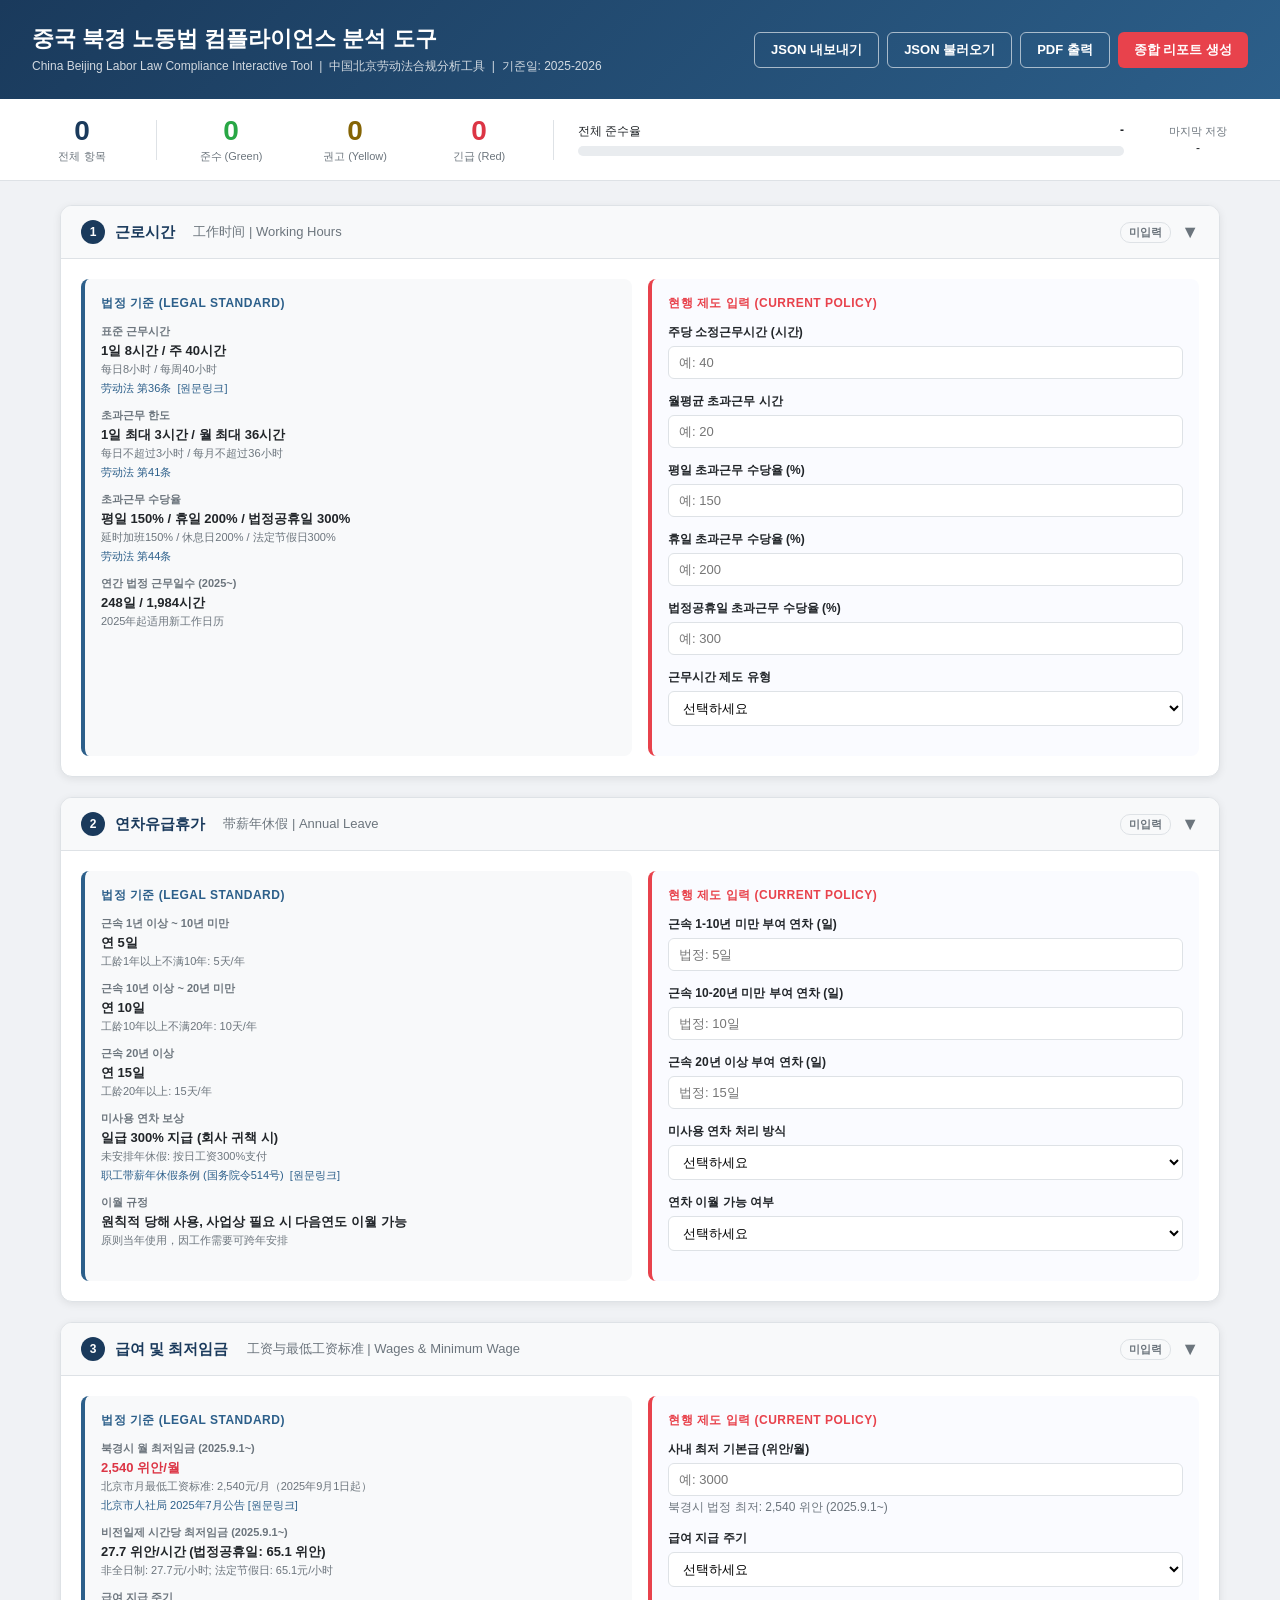
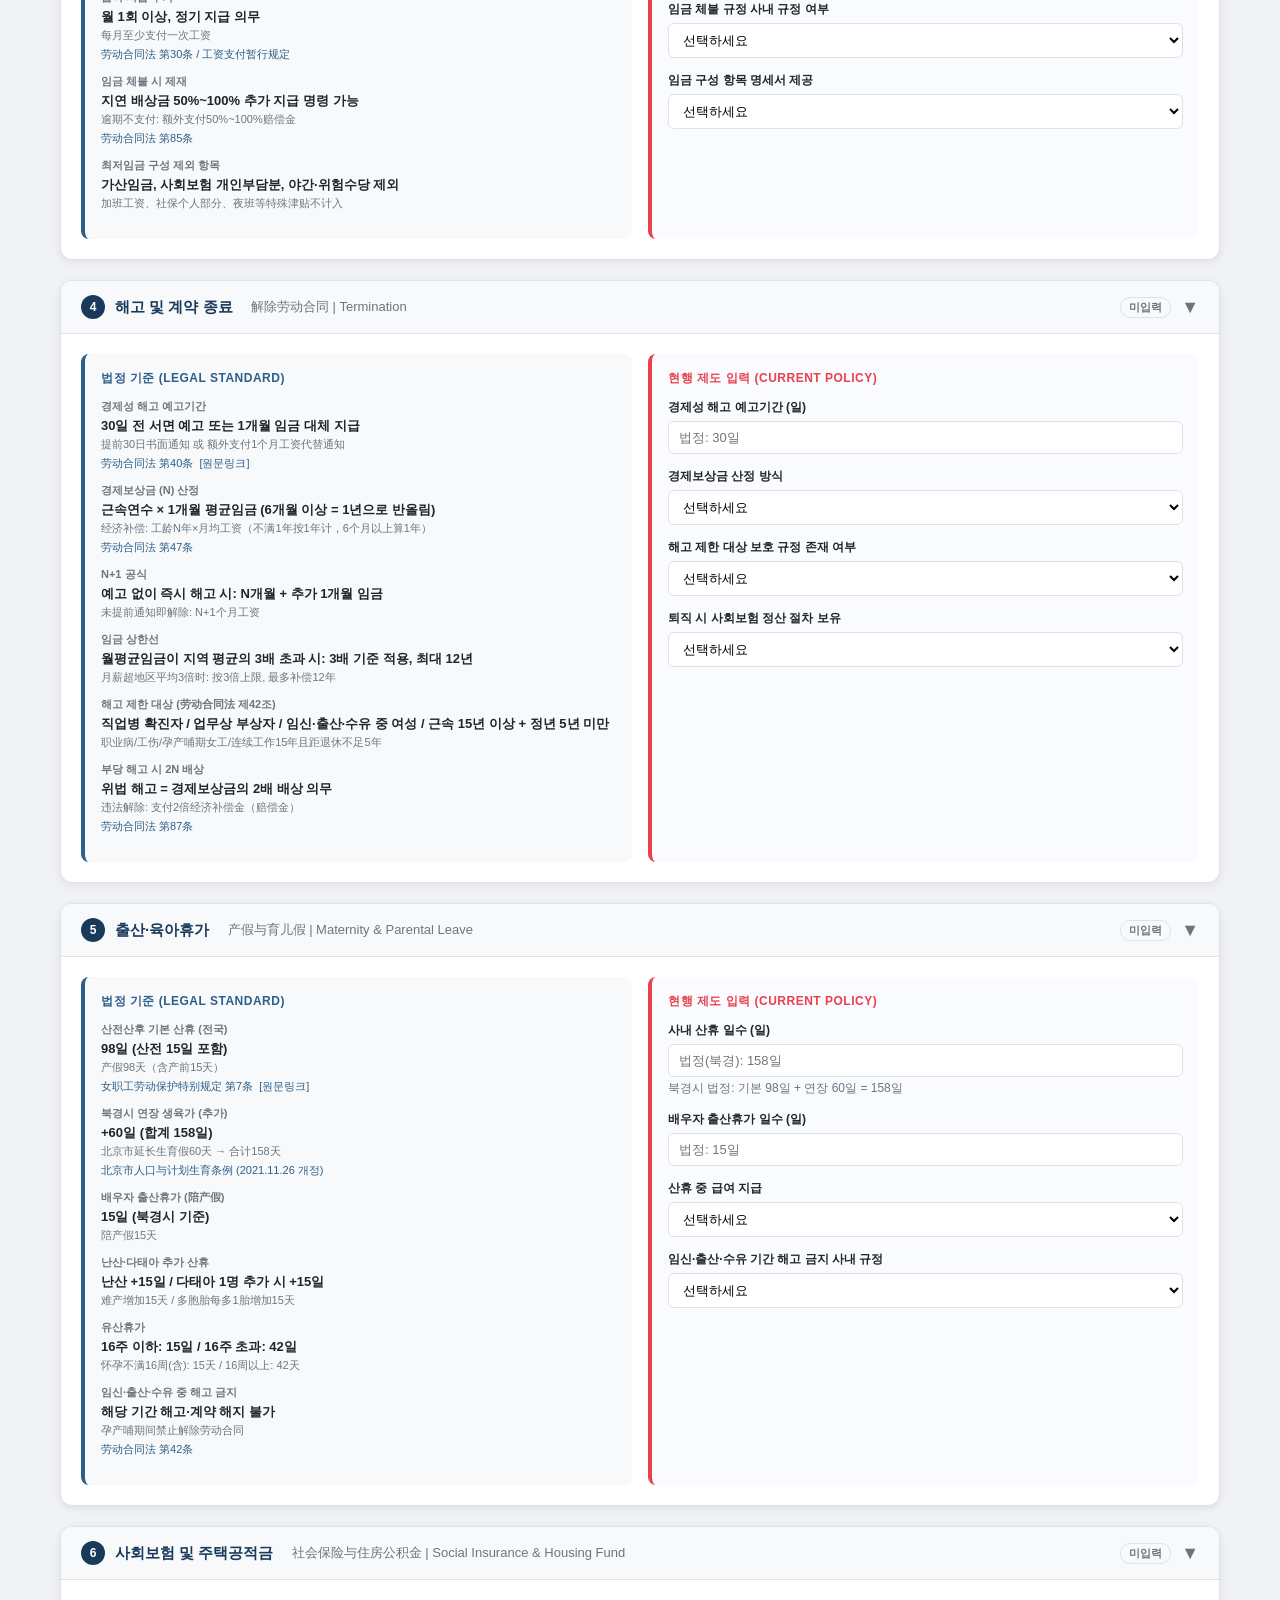
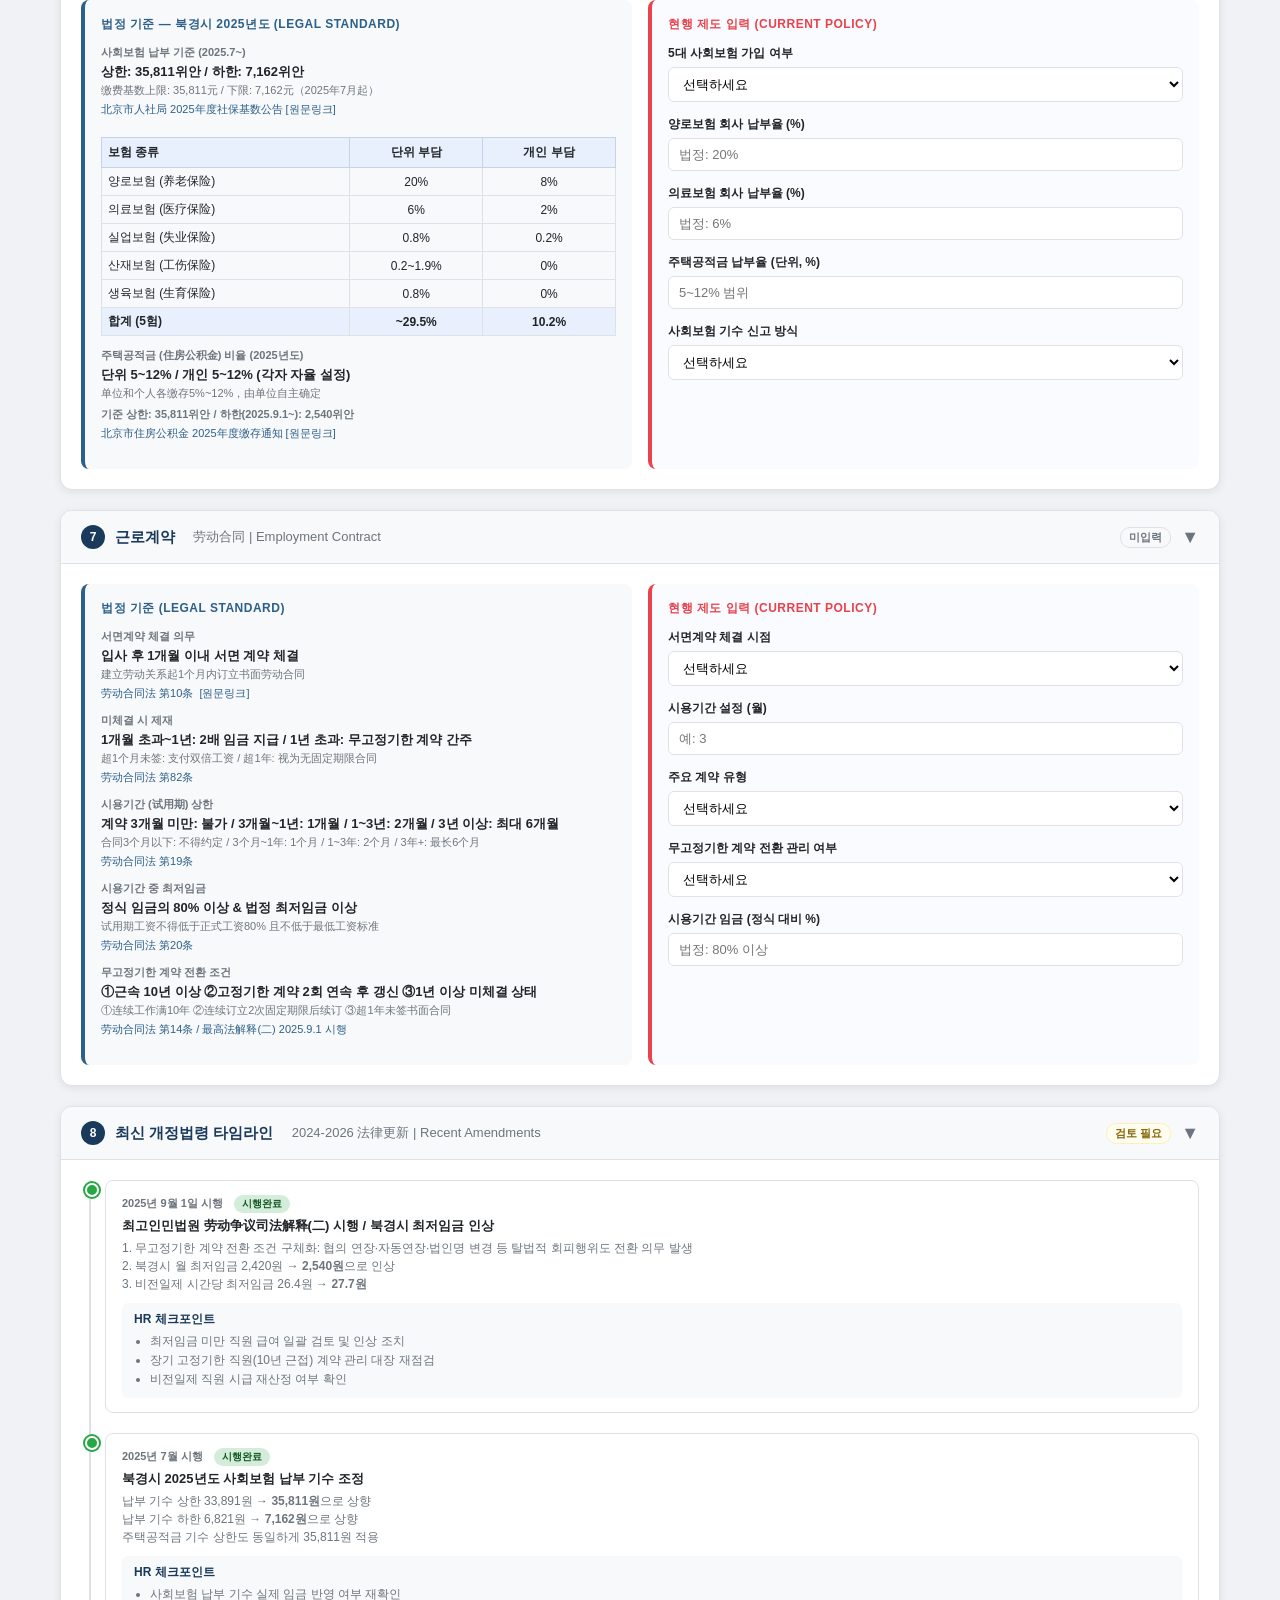
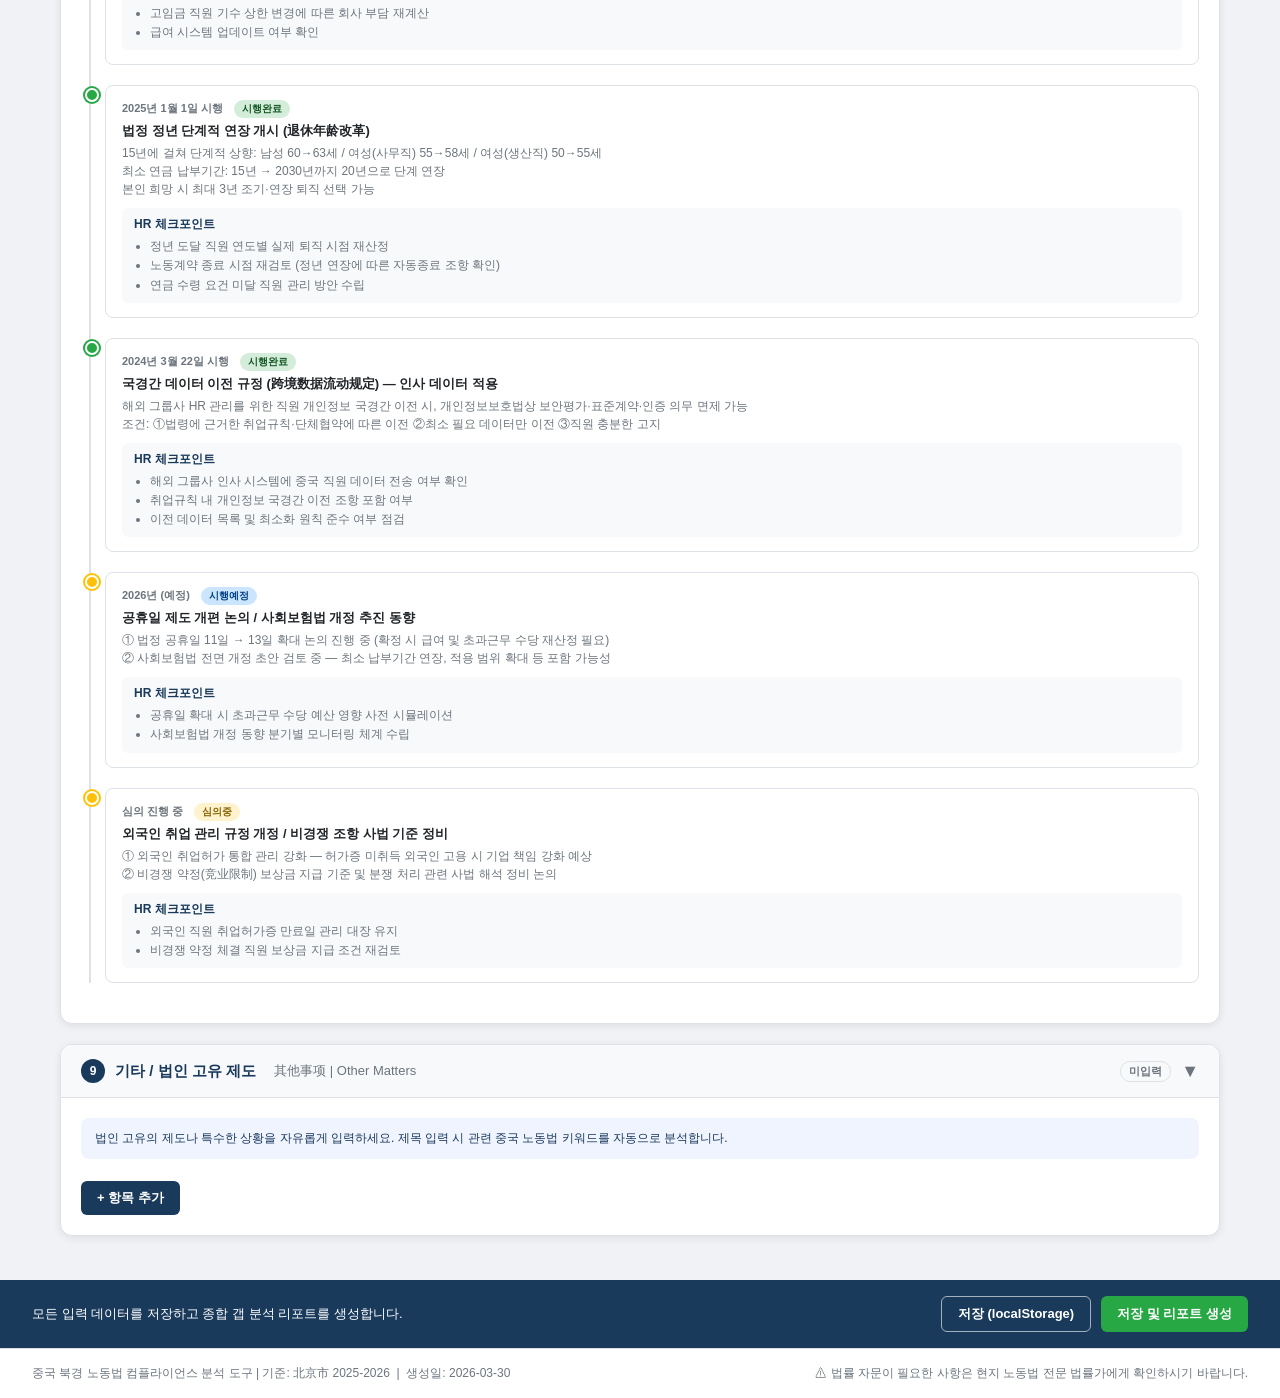
<file: archive_html_초기버전/china_beijing_compliance_tool.html>
<!DOCTYPE html>
<html lang="ko">
<head>
<meta charset="UTF-8">
<meta name="viewport" content="width=device-width, initial-scale=1.0">
<title>중국 북경 노동법 컴플라이언스 분석 도구 | China Beijing Labor Compliance Tool</title>
<style>
:root {
  --red: #DC3545; --yellow: #FFC107; --green: #28A745; --gray: #6C757D;
  --red-bg: #fff5f5; --yellow-bg: #fffdf0; --green-bg: #f0fff4; --gray-bg: #f8f9fa;
  --primary: #1a3a5c; --secondary: #2c5f8a; --accent: #e8424c;
  --border: #dee2e6; --text: #212529; --muted: #6c757d;
  --card-shadow: 0 2px 8px rgba(0,0,0,0.08);
}
* { box-sizing: border-box; margin: 0; padding: 0; }
body { font-family: 'Segoe UI', 'Apple SD Gothic Neo', sans-serif; background: #f0f2f5; color: var(--text); font-size: 14px; }

/* HEADER */
.page-header { background: linear-gradient(135deg, var(--primary) 0%, var(--secondary) 100%); color: #fff; padding: 24px 32px; display: flex; justify-content: space-between; align-items: center; flex-wrap: wrap; gap: 12px; }
.page-header h1 { font-size: 22px; font-weight: 700; }
.page-header .subtitle { font-size: 12px; opacity: 0.8; margin-top: 4px; }
.header-actions { display: flex; gap: 8px; flex-wrap: wrap; }
.btn { padding: 8px 16px; border-radius: 6px; border: none; cursor: pointer; font-size: 13px; font-weight: 600; transition: all 0.2s; display: inline-flex; align-items: center; gap: 6px; }
.btn-primary { background: var(--accent); color: #fff; }
.btn-primary:hover { background: #c0392b; }
.btn-outline { background: transparent; color: #fff; border: 1.5px solid rgba(255,255,255,0.6); }
.btn-outline:hover { background: rgba(255,255,255,0.15); }
.btn-dark { background: var(--primary); color: #fff; }
.btn-dark:hover { background: #0f2540; }
.btn-success { background: var(--green); color: #fff; }
.btn-success:hover { background: #1e8c3a; }

/* DASHBOARD */
.dashboard { background: #fff; border-bottom: 1px solid var(--border); padding: 16px 32px; display: flex; gap: 24px; flex-wrap: wrap; align-items: center; }
.stat-card { text-align: center; min-width: 100px; }
.stat-num { font-size: 28px; font-weight: 800; }
.stat-label { font-size: 11px; color: var(--muted); margin-top: 2px; }
.progress-wrap { flex: 1; min-width: 200px; }
.progress-label { display: flex; justify-content: space-between; font-size: 12px; margin-bottom: 6px; }
.progress-bar { height: 10px; background: #e9ecef; border-radius: 5px; overflow: hidden; }
.progress-fill { height: 100%; border-radius: 5px; transition: width 0.5s; background: linear-gradient(90deg, var(--green), #52c27a); }
.divider-v { width: 1px; background: var(--border); height: 40px; }

/* MAIN LAYOUT */
.main { max-width: 1200px; margin: 0 auto; padding: 24px 20px; }

/* SECTION CARD */
.section-card { background: #fff; border-radius: 12px; box-shadow: var(--card-shadow); margin-bottom: 20px; overflow: hidden; border: 1px solid var(--border); }
.section-header { padding: 14px 20px; cursor: pointer; display: flex; justify-content: space-between; align-items: center; background: #f8f9fa; border-bottom: 1px solid var(--border); user-select: none; }
.section-header:hover { background: #eef1f4; }
.section-title { font-size: 15px; font-weight: 700; color: var(--primary); display: flex; align-items: center; gap: 10px; }
.section-num { background: var(--primary); color: #fff; width: 24px; height: 24px; border-radius: 50%; display: inline-flex; align-items: center; justify-content: center; font-size: 12px; font-weight: 700; flex-shrink: 0; }
.section-badge { font-size: 11px; padding: 2px 8px; border-radius: 10px; font-weight: 600; }
.badge-red { background: var(--red-bg); color: var(--red); border: 1px solid #f5c6cb; }
.badge-yellow { background: var(--yellow-bg); color: #856404; border: 1px solid #ffeeba; }
.badge-green { background: var(--green-bg); color: var(--green); border: 1px solid #c3e6cb; }
.badge-gray { background: var(--gray-bg); color: var(--gray); border: 1px solid var(--border); }
.toggle-icon { font-size: 18px; color: var(--muted); transition: transform 0.3s; }
.section-body { padding: 20px; }
.section-body.collapsed { display: none; }

/* TWO-COL COMPARE */
.compare-grid { display: grid; grid-template-columns: 1fr 1fr; gap: 16px; }
@media (max-width: 768px) { .compare-grid { grid-template-columns: 1fr; } }
.col-legal { background: #f8f9fa; border-radius: 8px; padding: 16px; border-left: 4px solid var(--secondary); }
.col-current { background: #fafbff; border-radius: 8px; padding: 16px; border-left: 4px solid var(--accent); }
.col-title { font-size: 12px; font-weight: 700; text-transform: uppercase; letter-spacing: 0.5px; margin-bottom: 12px; }
.col-legal .col-title { color: var(--secondary); }
.col-current .col-title { color: var(--accent); }

/* LEGAL ITEMS */
.legal-item { margin-bottom: 12px; }
.legal-item-label { font-size: 11px; font-weight: 700; color: var(--muted); margin-bottom: 3px; }
.legal-item-value { font-size: 13px; color: var(--text); font-weight: 600; }
.legal-item-cn { font-size: 11px; color: var(--muted); margin-top: 2px; }
.law-cite { font-size: 11px; color: var(--secondary); margin-top: 4px; }
.law-link { color: var(--secondary); text-decoration: none; font-size: 11px; }
.law-link:hover { text-decoration: underline; }

/* FORM ELEMENTS */
.form-group { margin-bottom: 14px; }
.form-label { display: block; font-size: 12px; font-weight: 600; color: var(--text); margin-bottom: 5px; }
.form-control { width: 100%; padding: 8px 10px; border: 1.5px solid var(--border); border-radius: 6px; font-size: 13px; background: #fff; transition: border-color 0.2s; }
.form-control:focus { outline: none; border-color: var(--secondary); box-shadow: 0 0 0 3px rgba(44,95,138,0.1); }
.form-control.input-red { border-color: var(--red); background: #fff8f8; }
.form-control.input-yellow { border-color: var(--yellow); background: #fffdf0; }
.form-control.input-green { border-color: var(--green); background: #f0fff4; }
.input-unit { font-size: 12px; color: var(--muted); margin-top: 3px; }

/* GAP RESULT */
.gap-result { margin-top: 16px; padding: 12px 16px; border-radius: 8px; display: none; }
.gap-result.visible { display: block; }
.gap-result.red { background: var(--red-bg); border-left: 4px solid var(--red); }
.gap-result.yellow { background: var(--yellow-bg); border-left: 4px solid var(--yellow); }
.gap-result.green { background: var(--green-bg); border-left: 4px solid var(--green); }
.gap-result.gray { background: var(--gray-bg); border-left: 4px solid var(--gray); }
.gap-status { font-size: 13px; font-weight: 700; margin-bottom: 4px; }
.gap-status.red { color: var(--red); }
.gap-status.yellow { color: #856404; }
.gap-status.green { color: var(--green); }
.gap-status.gray { color: var(--gray); }
.gap-detail { font-size: 12px; color: var(--text); line-height: 1.6; }

/* TIMELINE */
.timeline { position: relative; padding-left: 24px; }
.timeline::before { content: ''; position: absolute; left: 8px; top: 0; bottom: 0; width: 2px; background: var(--border); }
.timeline-item { position: relative; margin-bottom: 20px; }
.timeline-dot { position: absolute; left: -20px; width: 14px; height: 14px; border-radius: 50%; border: 2px solid #fff; box-shadow: 0 0 0 2px var(--border); top: 3px; }
.timeline-dot.red { background: var(--red); box-shadow: 0 0 0 2px var(--red); }
.timeline-dot.yellow { background: var(--yellow); box-shadow: 0 0 0 2px var(--yellow); }
.timeline-dot.green { background: var(--green); box-shadow: 0 0 0 2px var(--green); }
.timeline-dot.gray { background: var(--gray); box-shadow: 0 0 0 2px var(--gray); }
.timeline-content { background: #fff; border: 1px solid var(--border); border-radius: 8px; padding: 14px 16px; }
.timeline-date { font-size: 11px; font-weight: 700; color: var(--muted); margin-bottom: 4px; }
.timeline-title { font-size: 13px; font-weight: 700; color: var(--text); margin-bottom: 4px; }
.timeline-desc { font-size: 12px; color: var(--muted); line-height: 1.5; }
.status-pill { display: inline-block; font-size: 10px; font-weight: 700; padding: 2px 8px; border-radius: 10px; margin-left: 8px; }
.pill-done { background: #d4edda; color: #155724; }
.pill-upcoming { background: #cce5ff; color: #004085; }
.pill-review { background: #fff3cd; color: #856404; }
.checkpoint { margin-top: 10px; padding: 8px 12px; background: #f8f9fa; border-radius: 6px; font-size: 12px; }
.checkpoint-title { font-weight: 700; color: var(--primary); margin-bottom: 4px; }
.checkpoint ul { padding-left: 16px; }
.checkpoint li { color: var(--muted); line-height: 1.6; }

/* OTHER SECTION */
.other-item { border: 1px solid var(--border); border-radius: 8px; padding: 14px; margin-bottom: 12px; background: #fff; }
.other-item-header { display: flex; justify-content: space-between; align-items: center; margin-bottom: 10px; }
.btn-remove { background: none; border: none; color: var(--red); cursor: pointer; font-size: 18px; padding: 0 4px; }
.risk-result { margin-top: 10px; padding: 10px 12px; border-radius: 6px; font-size: 12px; display: none; }
.risk-result.visible { display: block; }

/* REPORT MODAL */
.modal-overlay { display: none; position: fixed; inset: 0; background: rgba(0,0,0,0.5); z-index: 1000; overflow-y: auto; padding: 20px; }
.modal-overlay.visible { display: flex; justify-content: center; align-items: flex-start; }
.modal-box { background: #fff; border-radius: 12px; max-width: 900px; width: 100%; margin: auto; }
.modal-header { background: linear-gradient(135deg, var(--primary), var(--secondary)); color: #fff; padding: 20px 24px; border-radius: 12px 12px 0 0; display: flex; justify-content: space-between; align-items: center; }
.modal-header h2 { font-size: 18px; font-weight: 700; }
.modal-close { background: none; border: none; color: #fff; font-size: 24px; cursor: pointer; }
.modal-body { padding: 24px; max-height: 75vh; overflow-y: auto; }
.report-section { margin-bottom: 24px; }
.report-section h3 { font-size: 15px; font-weight: 700; color: var(--primary); margin-bottom: 12px; padding-bottom: 6px; border-bottom: 2px solid var(--border); }
.summary-grid { display: grid; grid-template-columns: repeat(3, 1fr); gap: 12px; margin-bottom: 16px; }
.summary-stat { text-align: center; padding: 16px; border-radius: 8px; }
.summary-stat.red { background: var(--red-bg); }
.summary-stat.yellow { background: var(--yellow-bg); }
.summary-stat.green { background: var(--green-bg); }
.summary-stat .num { font-size: 32px; font-weight: 800; }
.summary-stat.red .num { color: var(--red); }
.summary-stat.yellow .num { color: #856404; }
.summary-stat.green .num { color: var(--green); }
.summary-stat .lbl { font-size: 12px; color: var(--muted); }
.report-table { width: 100%; border-collapse: collapse; font-size: 12px; }
.report-table th { background: #f8f9fa; padding: 8px 12px; text-align: left; font-weight: 700; border: 1px solid var(--border); color: var(--primary); }
.report-table td { padding: 8px 12px; border: 1px solid var(--border); vertical-align: top; line-height: 1.5; }
.status-dot { display: inline-block; width: 10px; height: 10px; border-radius: 50%; margin-right: 6px; }
.dot-red { background: var(--red); }
.dot-yellow { background: var(--yellow); }
.dot-green { background: var(--green); }
.dot-gray { background: var(--gray); }
.action-item { display: flex; gap: 12px; padding: 10px 12px; border-radius: 6px; margin-bottom: 8px; }
.action-item.red { background: var(--red-bg); border-left: 3px solid var(--red); }
.action-item.yellow { background: var(--yellow-bg); border-left: 3px solid var(--yellow); }
.action-num { font-weight: 800; font-size: 16px; color: var(--muted); }
.action-content .title { font-weight: 700; font-size: 13px; }
.action-content .desc { font-size: 12px; color: var(--muted); margin-top: 2px; }
.modal-footer { padding: 16px 24px; border-top: 1px solid var(--border); display: flex; gap: 10px; justify-content: flex-end; flex-wrap: wrap; }

/* FOOTER */
.page-footer { background: #fff; border-top: 1px solid var(--border); padding: 16px 32px; display: flex; justify-content: space-between; align-items: center; flex-wrap: wrap; gap: 8px; font-size: 12px; color: var(--muted); }
.save-bar { background: var(--primary); padding: 16px 32px; display: flex; justify-content: space-between; align-items: center; flex-wrap: wrap; gap: 12px; }
.save-bar-text { color: #fff; font-size: 13px; }
.save-bar-actions { display: flex; gap: 10px; flex-wrap: wrap; }

/* PRINT */
@media print {
  .page-header { background: var(--primary) !important; -webkit-print-color-adjust: exact; print-color-adjust: exact; }
  .btn, .header-actions, .save-bar, .modal-overlay { display: none !important; }
  .section-body.collapsed { display: block !important; }
  .section-card { break-inside: avoid; box-shadow: none; border: 1px solid #ccc; }
  body { background: #fff; }
}
</style>
</head>
<body>

<!-- HEADER -->
<div class="page-header">
  <div>
    <h1>중국 북경 노동법 컴플라이언스 분석 도구</h1>
    <div class="subtitle">China Beijing Labor Law Compliance Interactive Tool &nbsp;|&nbsp; 中国北京劳动法合规分析工具 &nbsp;|&nbsp; 기준일: 2025-2026</div>
  </div>
  <div class="header-actions">
    <button class="btn btn-outline" onclick="exportJSON()">JSON 내보내기</button>
    <button class="btn btn-outline" onclick="document.getElementById('importFile').click()">JSON 불러오기</button>
    <input type="file" id="importFile" accept=".json" style="display:none" onchange="importJSON(event)">
    <button class="btn btn-outline" onclick="window.print()">PDF 출력</button>
    <button class="btn btn-primary" onclick="generateReport()">종합 리포트 생성</button>
  </div>
</div>

<!-- LIVE DASHBOARD -->
<div class="dashboard">
  <div class="stat-card">
    <div class="stat-num" id="dash-total" style="color:var(--primary)">0</div>
    <div class="stat-label">전체 항목</div>
  </div>
  <div class="divider-v"></div>
  <div class="stat-card">
    <div class="stat-num" id="dash-green" style="color:var(--green)">0</div>
    <div class="stat-label">준수 (Green)</div>
  </div>
  <div class="stat-card">
    <div class="stat-num" id="dash-yellow" style="color:#856404">0</div>
    <div class="stat-label">권고 (Yellow)</div>
  </div>
  <div class="stat-card">
    <div class="stat-num" id="dash-red" style="color:var(--red)">0</div>
    <div class="stat-label">긴급 (Red)</div>
  </div>
  <div class="divider-v"></div>
  <div class="progress-wrap">
    <div class="progress-label">
      <span>전체 준수율</span>
      <span id="dash-rate" style="font-weight:700">-</span>
    </div>
    <div class="progress-bar">
      <div class="progress-fill" id="dash-bar" style="width:0%"></div>
    </div>
  </div>
  <div class="stat-card">
    <div style="font-size:11px; color:var(--muted)">마지막 저장</div>
    <div id="dash-saved" style="font-size:12px; color:var(--text); margin-top:2px">-</div>
  </div>
</div>

<div class="main">

<!-- ==================== SECTION 1: 근로시간 ==================== -->
<div class="section-card" id="sec1">
  <div class="section-header" onclick="toggleSection('sec1')">
    <div class="section-title">
      <span class="section-num">1</span>
      근로시간 &nbsp;<span style="color:var(--muted);font-weight:400;font-size:13px">工作时间 | Working Hours</span>
    </div>
    <div style="display:flex;align-items:center;gap:10px">
      <span class="section-badge badge-gray" id="badge-sec1">미입력</span>
      <span class="toggle-icon" id="icon-sec1">▼</span>
    </div>
  </div>
  <div class="section-body" id="body-sec1">
    <div class="compare-grid">
      <div class="col-legal">
        <div class="col-title">법정 기준 (Legal Standard)</div>
        <div class="legal-item">
          <div class="legal-item-label">표준 근무시간</div>
          <div class="legal-item-value">1일 8시간 / 주 40시간</div>
          <div class="legal-item-cn">每日8小时 / 每周40小时</div>
          <div class="law-cite">劳动法 第36条 &nbsp;<a href="https://flk.npc.gov.cn/detail2.html?MmM5MDlmZGQ2NzhiZjE3OTAxNjc4YmY3NGQ3MTA2YjM=" class="law-link" target="_blank">[원문링크]</a></div>
        </div>
        <div class="legal-item">
          <div class="legal-item-label">초과근무 한도</div>
          <div class="legal-item-value">1일 최대 3시간 / 월 최대 36시간</div>
          <div class="legal-item-cn">每日不超过3小时 / 每月不超过36小时</div>
          <div class="law-cite">劳动法 第41条</div>
        </div>
        <div class="legal-item">
          <div class="legal-item-label">초과근무 수당율</div>
          <div class="legal-item-value">평일 150% / 휴일 200% / 법정공휴일 300%</div>
          <div class="legal-item-cn">延时加班150% / 休息日200% / 法定节假日300%</div>
          <div class="law-cite">劳动法 第44条</div>
        </div>
        <div class="legal-item">
          <div class="legal-item-label">연간 법정 근무일수 (2025~)</div>
          <div class="legal-item-value">248일 / 1,984시간</div>
          <div class="legal-item-cn">2025年起适用新工作日历</div>
        </div>
      </div>
      <div class="col-current">
        <div class="col-title">현행 제도 입력 (Current Policy)</div>
        <div class="form-group">
          <label class="form-label">주당 소정근무시간 (시간)</label>
          <input class="form-control" type="number" id="wh-weekly" placeholder="예: 40" min="0" max="60" oninput="analyzeWH()">
        </div>
        <div class="form-group">
          <label class="form-label">월평균 초과근무 시간</label>
          <input class="form-control" type="number" id="wh-ot-month" placeholder="예: 20" min="0" max="100" oninput="analyzeWH()">
        </div>
        <div class="form-group">
          <label class="form-label">평일 초과근무 수당율 (%)</label>
          <input class="form-control" type="number" id="wh-rate-wd" placeholder="예: 150" min="100" max="500" oninput="analyzeWH()">
        </div>
        <div class="form-group">
          <label class="form-label">휴일 초과근무 수당율 (%)</label>
          <input class="form-control" type="number" id="wh-rate-rest" placeholder="예: 200" min="100" max="500" oninput="analyzeWH()">
        </div>
        <div class="form-group">
          <label class="form-label">법정공휴일 초과근무 수당율 (%)</label>
          <input class="form-control" type="number" id="wh-rate-hol" placeholder="예: 300" min="100" max="500" oninput="analyzeWH()">
        </div>
        <div class="form-group">
          <label class="form-label">근무시간 제도 유형</label>
          <select class="form-control" id="wh-type" onchange="analyzeWH()">
            <option value="">선택하세요</option>
            <option value="standard">표준근무제 (标准工时制)</option>
            <option value="flexible">종합근무제 (综合计算工时制)</option>
            <option value="irregular">불규칙근무제 (不定时工作制)</option>
          </select>
        </div>
      </div>
    </div>
    <div class="gap-result" id="gap-sec1">
      <div class="gap-status" id="gap-sec1-status"></div>
      <div class="gap-detail" id="gap-sec1-detail"></div>
    </div>
  </div>
</div>

<!-- ==================== SECTION 2: 연차휴가 ==================== -->
<div class="section-card" id="sec2">
  <div class="section-header" onclick="toggleSection('sec2')">
    <div class="section-title">
      <span class="section-num">2</span>
      연차유급휴가 &nbsp;<span style="color:var(--muted);font-weight:400;font-size:13px">带薪年休假 | Annual Leave</span>
    </div>
    <div style="display:flex;align-items:center;gap:10px">
      <span class="section-badge badge-gray" id="badge-sec2">미입력</span>
      <span class="toggle-icon" id="icon-sec2">▼</span>
    </div>
  </div>
  <div class="section-body" id="body-sec2">
    <div class="compare-grid">
      <div class="col-legal">
        <div class="col-title">법정 기준 (Legal Standard)</div>
        <div class="legal-item">
          <div class="legal-item-label">근속 1년 이상 ~ 10년 미만</div>
          <div class="legal-item-value">연 5일</div>
          <div class="legal-item-cn">工龄1年以上不满10年: 5天/年</div>
        </div>
        <div class="legal-item">
          <div class="legal-item-label">근속 10년 이상 ~ 20년 미만</div>
          <div class="legal-item-value">연 10일</div>
          <div class="legal-item-cn">工龄10年以上不满20年: 10天/年</div>
        </div>
        <div class="legal-item">
          <div class="legal-item-label">근속 20년 이상</div>
          <div class="legal-item-value">연 15일</div>
          <div class="legal-item-cn">工龄20年以上: 15天/年</div>
        </div>
        <div class="legal-item">
          <div class="legal-item-label">미사용 연차 보상</div>
          <div class="legal-item-value">일급 300% 지급 (회사 귀책 시)</div>
          <div class="legal-item-cn">未安排年休假: 按日工资300%支付</div>
          <div class="law-cite">职工带薪年休假条例 (国务院令514号) &nbsp;<a href="https://flk.npc.gov.cn/" class="law-link" target="_blank">[원문링크]</a></div>
        </div>
        <div class="legal-item">
          <div class="legal-item-label">이월 규정</div>
          <div class="legal-item-value">원칙적 당해 사용, 사업상 필요 시 다음연도 이월 가능</div>
          <div class="legal-item-cn">原则当年使用，因工作需要可跨年安排</div>
        </div>
      </div>
      <div class="col-current">
        <div class="col-title">현행 제도 입력 (Current Policy)</div>
        <div class="form-group">
          <label class="form-label">근속 1-10년 미만 부여 연차 (일)</label>
          <input class="form-control" type="number" id="al-tier1" placeholder="법정: 5일" min="0" max="50" oninput="analyzeAL()">
        </div>
        <div class="form-group">
          <label class="form-label">근속 10-20년 미만 부여 연차 (일)</label>
          <input class="form-control" type="number" id="al-tier2" placeholder="법정: 10일" min="0" max="50" oninput="analyzeAL()">
        </div>
        <div class="form-group">
          <label class="form-label">근속 20년 이상 부여 연차 (일)</label>
          <input class="form-control" type="number" id="al-tier3" placeholder="법정: 15일" min="0" max="50" oninput="analyzeAL()">
        </div>
        <div class="form-group">
          <label class="form-label">미사용 연차 처리 방식</label>
          <select class="form-control" id="al-unused" onchange="analyzeAL()">
            <option value="">선택하세요</option>
            <option value="pay300">300% 수당 지급</option>
            <option value="carry">익년 이월</option>
            <option value="lose">소멸 처리</option>
            <option value="pay100">기본급만 지급</option>
          </select>
        </div>
        <div class="form-group">
          <label class="form-label">연차 이월 가능 여부</label>
          <select class="form-control" id="al-carryover" onchange="analyzeAL()">
            <option value="">선택하세요</option>
            <option value="yes">이월 허용</option>
            <option value="no">이월 불가 (당해 소멸)</option>
            <option value="partial">부분 이월</option>
          </select>
        </div>
      </div>
    </div>
    <div class="gap-result" id="gap-sec2">
      <div class="gap-status" id="gap-sec2-status"></div>
      <div class="gap-detail" id="gap-sec2-detail"></div>
    </div>
  </div>
</div>

<!-- ==================== SECTION 3: 급여 ==================== -->
<div class="section-card" id="sec3">
  <div class="section-header" onclick="toggleSection('sec3')">
    <div class="section-title">
      <span class="section-num">3</span>
      급여 및 최저임금 &nbsp;<span style="color:var(--muted);font-weight:400;font-size:13px">工资与最低工资标准 | Wages & Minimum Wage</span>
    </div>
    <div style="display:flex;align-items:center;gap:10px">
      <span class="section-badge badge-gray" id="badge-sec3">미입력</span>
      <span class="toggle-icon" id="icon-sec3">▼</span>
    </div>
  </div>
  <div class="section-body" id="body-sec3">
    <div class="compare-grid">
      <div class="col-legal">
        <div class="col-title">법정 기준 (Legal Standard)</div>
        <div class="legal-item">
          <div class="legal-item-label">북경시 월 최저임금 (2025.9.1~)</div>
          <div class="legal-item-value" style="color:var(--red)">2,540 위안/월</div>
          <div class="legal-item-cn">北京市月最低工资标准: 2,540元/月（2025年9月1日起）</div>
          <div class="law-cite"><a href="https://rsj.beijing.gov.cn/xxgk/2024zcwj/202507/t20250725_4158456.html" class="law-link" target="_blank">北京市人社局 2025年7月公告 [원문링크]</a></div>
        </div>
        <div class="legal-item">
          <div class="legal-item-label">비전일제 시간당 최저임금 (2025.9.1~)</div>
          <div class="legal-item-value">27.7 위안/시간 (법정공휴일: 65.1 위안)</div>
          <div class="legal-item-cn">非全日制: 27.7元/小时; 法定节假日: 65.1元/小时</div>
        </div>
        <div class="legal-item">
          <div class="legal-item-label">급여 지급 주기</div>
          <div class="legal-item-value">월 1회 이상, 정기 지급 의무</div>
          <div class="legal-item-cn">每月至少支付一次工资</div>
          <div class="law-cite">劳动合同法 第30条 / 工资支付暂行规定</div>
        </div>
        <div class="legal-item">
          <div class="legal-item-label">임금 체불 시 제재</div>
          <div class="legal-item-value">지연 배상금 50%~100% 추가 지급 명령 가능</div>
          <div class="legal-item-cn">逾期不支付: 额外支付50%~100%赔偿金</div>
          <div class="law-cite">劳动合同法 第85条</div>
        </div>
        <div class="legal-item">
          <div class="legal-item-label">최저임금 구성 제외 항목</div>
          <div class="legal-item-value">가산임금, 사회보험 개인부담분, 야간·위험수당 제외</div>
          <div class="legal-item-cn">加班工资、社保个人部分、夜班等特殊津贴不计入</div>
        </div>
      </div>
      <div class="col-current">
        <div class="col-title">현행 제도 입력 (Current Policy)</div>
        <div class="form-group">
          <label class="form-label">사내 최저 기본급 (위안/월)</label>
          <input class="form-control" type="number" id="wage-min" placeholder="예: 3000" min="0" oninput="analyzeWage()">
          <div class="input-unit">북경시 법정 최저: 2,540 위안 (2025.9.1~)</div>
        </div>
        <div class="form-group">
          <label class="form-label">급여 지급 주기</label>
          <select class="form-control" id="wage-cycle" onchange="analyzeWage()">
            <option value="">선택하세요</option>
            <option value="monthly">월 1회</option>
            <option value="biweekly">월 2회</option>
            <option value="weekly">주 1회</option>
            <option value="irregular">비정기</option>
          </select>
        </div>
        <div class="form-group">
          <label class="form-label">임금 체불 규정 사내 규정 여부</label>
          <select class="form-control" id="wage-arrear" onchange="analyzeWage()">
            <option value="">선택하세요</option>
            <option value="yes">규정 있음 (지연 시 추가 배상 명시)</option>
            <option value="no">규정 없음</option>
          </select>
        </div>
        <div class="form-group">
          <label class="form-label">임금 구성 항목 명세서 제공</label>
          <select class="form-control" id="wage-slip" onchange="analyzeWage()">
            <option value="">선택하세요</option>
            <option value="yes">제공 (급여명세서 발급)</option>
            <option value="no">미제공</option>
          </select>
        </div>
      </div>
    </div>
    <div class="gap-result" id="gap-sec3">
      <div class="gap-status" id="gap-sec3-status"></div>
      <div class="gap-detail" id="gap-sec3-detail"></div>
    </div>
  </div>
</div>

<!-- ==================== SECTION 4: 해고/계약 종료 ==================== -->
<div class="section-card" id="sec4">
  <div class="section-header" onclick="toggleSection('sec4')">
    <div class="section-title">
      <span class="section-num">4</span>
      해고 및 계약 종료 &nbsp;<span style="color:var(--muted);font-weight:400;font-size:13px">解除劳动合同 | Termination</span>
    </div>
    <div style="display:flex;align-items:center;gap:10px">
      <span class="section-badge badge-gray" id="badge-sec4">미입력</span>
      <span class="toggle-icon" id="icon-sec4">▼</span>
    </div>
  </div>
  <div class="section-body" id="body-sec4">
    <div class="compare-grid">
      <div class="col-legal">
        <div class="col-title">법정 기준 (Legal Standard)</div>
        <div class="legal-item">
          <div class="legal-item-label">경제성 해고 예고기간</div>
          <div class="legal-item-value">30일 전 서면 예고 또는 1개월 임금 대체 지급</div>
          <div class="legal-item-cn">提前30日书面通知 或 额外支付1个月工资代替通知</div>
          <div class="law-cite">劳动合同法 第40条 &nbsp;<a href="https://flk.npc.gov.cn/detail2.html?MmM5MDlmZGQ2NzhiZjE3OTAxNjc4YmY3NGQ3MTA2YjM=" class="law-link" target="_blank">[원문링크]</a></div>
        </div>
        <div class="legal-item">
          <div class="legal-item-label">경제보상금 (N) 산정</div>
          <div class="legal-item-value">근속연수 × 1개월 평균임금 (6개월 이상 = 1년으로 반올림)</div>
          <div class="legal-item-cn">经济补偿: 工龄N年×月均工资（不满1年按1年计，6个月以上算1年）</div>
          <div class="law-cite">劳动合同法 第47条</div>
        </div>
        <div class="legal-item">
          <div class="legal-item-label">N+1 공식</div>
          <div class="legal-item-value">예고 없이 즉시 해고 시: N개월 + 추가 1개월 임금</div>
          <div class="legal-item-cn">未提前通知即解除: N+1个月工资</div>
        </div>
        <div class="legal-item">
          <div class="legal-item-label">임금 상한선</div>
          <div class="legal-item-value">월평균임금이 지역 평균의 3배 초과 시: 3배 기준 적용, 최대 12년</div>
          <div class="legal-item-cn">月薪超地区平均3倍时: 按3倍上限, 最多补偿12年</div>
        </div>
        <div class="legal-item">
          <div class="legal-item-label">해고 제한 대상 (劳动合同法 제42조)</div>
          <div class="legal-item-value">직업병 확진자 / 업무상 부상자 / 임신·출산·수유 중 여성 / 근속 15년 이상 + 정년 5년 미만</div>
          <div class="legal-item-cn">职业病/工伤/孕产哺期女工/连续工作15年且距退休不足5年</div>
        </div>
        <div class="legal-item">
          <div class="legal-item-label">부당 해고 시 2N 배상</div>
          <div class="legal-item-value">위법 해고 = 경제보상금의 2배 배상 의무</div>
          <div class="legal-item-cn">违法解除: 支付2倍经济补偿金（赔偿金）</div>
          <div class="law-cite">劳动合同法 第87条</div>
        </div>
      </div>
      <div class="col-current">
        <div class="col-title">현행 제도 입력 (Current Policy)</div>
        <div class="form-group">
          <label class="form-label">경제성 해고 예고기간 (일)</label>
          <input class="form-control" type="number" id="term-notice" placeholder="법정: 30일" min="0" max="180" oninput="analyzeTerm()">
        </div>
        <div class="form-group">
          <label class="form-label">경제보상금 산정 방식</label>
          <select class="form-control" id="term-severance" onchange="analyzeTerm()">
            <option value="">선택하세요</option>
            <option value="legal">법정 기준 (N개월) 준수</option>
            <option value="above">법정 기준 초과 지급</option>
            <option value="below">법정 기준 미달</option>
            <option value="none">경제보상금 미지급</option>
          </select>
        </div>
        <div class="form-group">
          <label class="form-label">해고 제한 대상 보호 규정 존재 여부</label>
          <select class="form-control" id="term-protect" onchange="analyzeTerm()">
            <option value="">선택하세요</option>
            <option value="yes">사내 규정에 명시됨</option>
            <option value="partial">일부만 명시</option>
            <option value="no">사내 규정 없음 (법령에만 의존)</option>
          </select>
        </div>
        <div class="form-group">
          <label class="form-label">퇴직 시 사회보험 정산 절차 보유</label>
          <select class="form-control" id="term-social" onchange="analyzeTerm()">
            <option value="">선택하세요</option>
            <option value="yes">절차 보유</option>
            <option value="no">절차 없음</option>
          </select>
        </div>
      </div>
    </div>
    <div class="gap-result" id="gap-sec4">
      <div class="gap-status" id="gap-sec4-status"></div>
      <div class="gap-detail" id="gap-sec4-detail"></div>
    </div>
  </div>
</div>

<!-- ==================== SECTION 5: 출산/육아휴가 ==================== -->
<div class="section-card" id="sec5">
  <div class="section-header" onclick="toggleSection('sec5')">
    <div class="section-title">
      <span class="section-num">5</span>
      출산·육아휴가 &nbsp;<span style="color:var(--muted);font-weight:400;font-size:13px">产假与育儿假 | Maternity & Parental Leave</span>
    </div>
    <div style="display:flex;align-items:center;gap:10px">
      <span class="section-badge badge-gray" id="badge-sec5">미입력</span>
      <span class="toggle-icon" id="icon-sec5">▼</span>
    </div>
  </div>
  <div class="section-body" id="body-sec5">
    <div class="compare-grid">
      <div class="col-legal">
        <div class="col-title">법정 기준 (Legal Standard)</div>
        <div class="legal-item">
          <div class="legal-item-label">산전산후 기본 산휴 (전국)</div>
          <div class="legal-item-value">98일 (산전 15일 포함)</div>
          <div class="legal-item-cn">产假98天（含产前15天）</div>
          <div class="law-cite">女职工劳动保护特别规定 第7条 &nbsp;<a href="https://flk.npc.gov.cn/" class="law-link" target="_blank">[원문링크]</a></div>
        </div>
        <div class="legal-item">
          <div class="legal-item-label">북경시 연장 생육가 (추가)</div>
          <div class="legal-item-value">+60일 (합계 158일)</div>
          <div class="legal-item-cn">北京市延长生育假60天 → 合计158天</div>
          <div class="law-cite">北京市人口与计划生育条例 (2021.11.26 개정)</div>
        </div>
        <div class="legal-item">
          <div class="legal-item-label">배우자 출산휴가 (陪产假)</div>
          <div class="legal-item-value">15일 (북경시 기준)</div>
          <div class="legal-item-cn">陪产假15天</div>
        </div>
        <div class="legal-item">
          <div class="legal-item-label">난산·다태아 추가 산휴</div>
          <div class="legal-item-value">난산 +15일 / 다태아 1명 추가 시 +15일</div>
          <div class="legal-item-cn">难产增加15天 / 多胞胎每多1胎增加15天</div>
        </div>
        <div class="legal-item">
          <div class="legal-item-label">유산휴가</div>
          <div class="legal-item-value">16주 이하: 15일 / 16주 초과: 42일</div>
          <div class="legal-item-cn">怀孕不满16周(含): 15天 / 16周以上: 42天</div>
        </div>
        <div class="legal-item">
          <div class="legal-item-label">임신·출산·수유 중 해고 금지</div>
          <div class="legal-item-value">해당 기간 해고·계약 해지 불가</div>
          <div class="legal-item-cn">孕产哺期间禁止解除劳动合同</div>
          <div class="law-cite">劳动合同法 第42条</div>
        </div>
      </div>
      <div class="col-current">
        <div class="col-title">현행 제도 입력 (Current Policy)</div>
        <div class="form-group">
          <label class="form-label">사내 산휴 일수 (일)</label>
          <input class="form-control" type="number" id="mat-days" placeholder="법정(북경): 158일" min="0" max="365" oninput="analyzeMat()">
          <div class="input-unit">북경시 법정: 기본 98일 + 연장 60일 = 158일</div>
        </div>
        <div class="form-group">
          <label class="form-label">배우자 출산휴가 일수 (일)</label>
          <input class="form-control" type="number" id="mat-partner" placeholder="법정: 15일" min="0" max="90" oninput="analyzeMat()">
        </div>
        <div class="form-group">
          <label class="form-label">산휴 중 급여 지급</label>
          <select class="form-control" id="mat-pay" onchange="analyzeMat()">
            <option value="">선택하세요</option>
            <option value="full">전액 지급</option>
            <option value="partial">일부 지급</option>
            <option value="none">미지급</option>
            <option value="insurance">생육보험 청구로 처리</option>
          </select>
        </div>
        <div class="form-group">
          <label class="form-label">임신·출산·수유 기간 해고 금지 사내 규정</label>
          <select class="form-control" id="mat-protect" onchange="analyzeMat()">
            <option value="">선택하세요</option>
            <option value="yes">사내 규정 명시</option>
            <option value="no">사내 규정 없음</option>
          </select>
        </div>
      </div>
    </div>
    <div class="gap-result" id="gap-sec5">
      <div class="gap-status" id="gap-sec5-status"></div>
      <div class="gap-detail" id="gap-sec5-detail"></div>
    </div>
  </div>
</div>

<!-- ==================== SECTION 6: 사회보험 ==================== -->
<div class="section-card" id="sec6">
  <div class="section-header" onclick="toggleSection('sec6')">
    <div class="section-title">
      <span class="section-num">6</span>
      사회보험 및 주택공적금 &nbsp;<span style="color:var(--muted);font-weight:400;font-size:13px">社会保险与住房公积金 | Social Insurance & Housing Fund</span>
    </div>
    <div style="display:flex;align-items:center;gap:10px">
      <span class="section-badge badge-gray" id="badge-sec6">미입력</span>
      <span class="toggle-icon" id="icon-sec6">▼</span>
    </div>
  </div>
  <div class="section-body" id="body-sec6">
    <div class="compare-grid">
      <div class="col-legal">
        <div class="col-title">법정 기준 — 북경시 2025년도 (Legal Standard)</div>
        <div class="legal-item">
          <div class="legal-item-label">사회보험 납부 기준 (2025.7~)</div>
          <div class="legal-item-value">상한: 35,811위안 / 하한: 7,162위안</div>
          <div class="legal-item-cn">缴费基数上限: 35,811元 / 下限: 7,162元（2025年7月起）</div>
          <div class="law-cite"><a href="https://rsj.beijing.gov.cn/xxgk/2024zcwj/202509/t20250918_4204880.html" class="law-link" target="_blank">北京市人社局 2025年度社保基数公告 [원문링크]</a></div>
        </div>
        <div style="overflow-x:auto">
        <table style="width:100%;font-size:12px;border-collapse:collapse;margin-top:8px">
          <tr style="background:#e8f0fe">
            <th style="padding:6px;border:1px solid #c5d3e8;text-align:left">보험 종류</th>
            <th style="padding:6px;border:1px solid #c5d3e8;text-align:center">단위 부담</th>
            <th style="padding:6px;border:1px solid #c5d3e8;text-align:center">개인 부담</th>
          </tr>
          <tr><td style="padding:5px 6px;border:1px solid #dee2e6">양로보험 (养老保险)</td><td style="padding:5px 6px;border:1px solid #dee2e6;text-align:center">20%</td><td style="padding:5px 6px;border:1px solid #dee2e6;text-align:center">8%</td></tr>
          <tr style="background:#f8f9fa"><td style="padding:5px 6px;border:1px solid #dee2e6">의료보험 (医疗保险)</td><td style="padding:5px 6px;border:1px solid #dee2e6;text-align:center">6%</td><td style="padding:5px 6px;border:1px solid #dee2e6;text-align:center">2%</td></tr>
          <tr><td style="padding:5px 6px;border:1px solid #dee2e6">실업보험 (失业保险)</td><td style="padding:5px 6px;border:1px solid #dee2e6;text-align:center">0.8%</td><td style="padding:5px 6px;border:1px solid #dee2e6;text-align:center">0.2%</td></tr>
          <tr style="background:#f8f9fa"><td style="padding:5px 6px;border:1px solid #dee2e6">산재보험 (工伤保险)</td><td style="padding:5px 6px;border:1px solid #dee2e6;text-align:center">0.2~1.9%</td><td style="padding:5px 6px;border:1px solid #dee2e6;text-align:center">0%</td></tr>
          <tr><td style="padding:5px 6px;border:1px solid #dee2e6">생육보험 (生育保险)</td><td style="padding:5px 6px;border:1px solid #dee2e6;text-align:center">0.8%</td><td style="padding:5px 6px;border:1px solid #dee2e6;text-align:center">0%</td></tr>
          <tr style="background:#e8f0fe"><td style="padding:5px 6px;border:1px solid #dee2e6;font-weight:700">합계 (5험)</td><td style="padding:5px 6px;border:1px solid #dee2e6;text-align:center;font-weight:700">~29.5%</td><td style="padding:5px 6px;border:1px solid #dee2e6;text-align:center;font-weight:700">10.2%</td></tr>
        </table>
        </div>
        <div class="legal-item" style="margin-top:12px">
          <div class="legal-item-label">주택공적금 (住房公积金) 비율 (2025년도)</div>
          <div class="legal-item-value">단위 5~12% / 개인 5~12% (각자 자율 설정)</div>
          <div class="legal-item-cn">单位和个人各缴存5%~12%，由单位自主确定</div>
          <div class="legal-item-label" style="margin-top:6px">기준 상한: 35,811위안 / 하한(2025.9.1~): 2,540위안</div>
          <div class="law-cite"><a href="https://gjj.beijing.gov.cn/web/zwgk61/2024zcwj/436433461/743765441/index.html" class="law-link" target="_blank">北京市住房公积金 2025年度缴存通知 [원문링크]</a></div>
        </div>
      </div>
      <div class="col-current">
        <div class="col-title">현행 제도 입력 (Current Policy)</div>
        <div class="form-group">
          <label class="form-label">5대 사회보험 가입 여부</label>
          <select class="form-control" id="si-enroll" onchange="analyzeSI()">
            <option value="">선택하세요</option>
            <option value="all">전 직원 5험 가입</option>
            <option value="partial">일부 직원만 가입</option>
            <option value="none">미가입</option>
          </select>
        </div>
        <div class="form-group">
          <label class="form-label">양로보험 회사 납부율 (%)</label>
          <input class="form-control" type="number" id="si-pension" placeholder="법정: 20%" min="0" max="30" step="0.1" oninput="analyzeSI()">
        </div>
        <div class="form-group">
          <label class="form-label">의료보험 회사 납부율 (%)</label>
          <input class="form-control" type="number" id="si-medical" placeholder="법정: 6%" min="0" max="15" step="0.1" oninput="analyzeSI()">
        </div>
        <div class="form-group">
          <label class="form-label">주택공적금 납부율 (단위, %)</label>
          <input class="form-control" type="number" id="si-hf" placeholder="5~12% 범위" min="0" max="15" step="0.1" oninput="analyzeSI()">
        </div>
        <div class="form-group">
          <label class="form-label">사회보험 기수 신고 방식</label>
          <select class="form-control" id="si-base" onchange="analyzeSI()">
            <option value="">선택하세요</option>
            <option value="actual">실제 임금 기준 신고</option>
            <option value="minimum">하한선 기준 신고</option>
            <option value="mixed">혼합 신고</option>
          </select>
        </div>
      </div>
    </div>
    <div class="gap-result" id="gap-sec6">
      <div class="gap-status" id="gap-sec6-status"></div>
      <div class="gap-detail" id="gap-sec6-detail"></div>
    </div>
  </div>
</div>

<!-- ==================== SECTION 7: 근로계약 ==================== -->
<div class="section-card" id="sec7">
  <div class="section-header" onclick="toggleSection('sec7')">
    <div class="section-title">
      <span class="section-num">7</span>
      근로계약 &nbsp;<span style="color:var(--muted);font-weight:400;font-size:13px">劳动合同 | Employment Contract</span>
    </div>
    <div style="display:flex;align-items:center;gap:10px">
      <span class="section-badge badge-gray" id="badge-sec7">미입력</span>
      <span class="toggle-icon" id="icon-sec7">▼</span>
    </div>
  </div>
  <div class="section-body" id="body-sec7">
    <div class="compare-grid">
      <div class="col-legal">
        <div class="col-title">법정 기준 (Legal Standard)</div>
        <div class="legal-item">
          <div class="legal-item-label">서면계약 체결 의무</div>
          <div class="legal-item-value">입사 후 1개월 이내 서면 계약 체결</div>
          <div class="legal-item-cn">建立劳动关系起1个月内订立书面劳动合同</div>
          <div class="law-cite">劳动合同法 第10条 &nbsp;<a href="https://flk.npc.gov.cn/detail2.html?MmM5MDlmZGQ2NzhiZjE3OTAxNjc4YmY3NGQ3MTA2YjM=" class="law-link" target="_blank">[원문링크]</a></div>
        </div>
        <div class="legal-item">
          <div class="legal-item-label">미체결 시 제재</div>
          <div class="legal-item-value">1개월 초과~1년: 2배 임금 지급 / 1년 초과: 무고정기한 계약 간주</div>
          <div class="legal-item-cn">超1个月未签: 支付双倍工资 / 超1年: 视为无固定期限合同</div>
          <div class="law-cite">劳动合同法 第82条</div>
        </div>
        <div class="legal-item">
          <div class="legal-item-label">시용기간 (试用期) 상한</div>
          <div class="legal-item-value">계약 3개월 미만: 불가 / 3개월~1년: 1개월 / 1~3년: 2개월 / 3년 이상: 최대 6개월</div>
          <div class="legal-item-cn">合同3个月以下: 不得约定 / 3个月~1年: 1个月 / 1~3年: 2个月 / 3年+: 最长6个月</div>
          <div class="law-cite">劳动合同法 第19条</div>
        </div>
        <div class="legal-item">
          <div class="legal-item-label">시용기간 중 최저임금</div>
          <div class="legal-item-value">정식 임금의 80% 이상 & 법정 최저임금 이상</div>
          <div class="legal-item-cn">试用期工资不得低于正式工资80% 且不低于最低工资标准</div>
          <div class="law-cite">劳动合同法 第20条</div>
        </div>
        <div class="legal-item">
          <div class="legal-item-label">무고정기한 계약 전환 조건</div>
          <div class="legal-item-value">①근속 10년 이상 ②고정기한 계약 2회 연속 후 갱신 ③1년 이상 미체결 상태</div>
          <div class="legal-item-cn">①连续工作满10年 ②连续订立2次固定期限后续订 ③超1年未签书面合同</div>
          <div class="law-cite">劳动合同法 第14条 / 最高法解释(二) 2025.9.1 시행</div>
        </div>
      </div>
      <div class="col-current">
        <div class="col-title">현행 제도 입력 (Current Policy)</div>
        <div class="form-group">
          <label class="form-label">서면계약 체결 시점</label>
          <select class="form-control" id="ct-timing" onchange="analyzeCT()">
            <option value="">선택하세요</option>
            <option value="before">입사 전 체결</option>
            <option value="day1">입사 당일</option>
            <option value="within1m">입사 1개월 이내</option>
            <option value="after1m">입사 1개월 초과</option>
            <option value="no">서면 계약 없음</option>
          </select>
        </div>
        <div class="form-group">
          <label class="form-label">시용기간 설정 (월)</label>
          <input class="form-control" type="number" id="ct-probation" placeholder="예: 3" min="0" max="12" oninput="analyzeCT()">
        </div>
        <div class="form-group">
          <label class="form-label">주요 계약 유형</label>
          <select class="form-control" id="ct-type" onchange="analyzeCT()">
            <option value="">선택하세요</option>
            <option value="fixed1">1년 고정기한</option>
            <option value="fixed3">3년 고정기한</option>
            <option value="open">무고정기한</option>
            <option value="task">업무완성형</option>
          </select>
        </div>
        <div class="form-group">
          <label class="form-label">무고정기한 계약 전환 관리 여부</label>
          <select class="form-control" id="ct-open" onchange="analyzeCT()">
            <option value="">선택하세요</option>
            <option value="yes">전환 조건 추적 관리 중</option>
            <option value="partial">일부 관리</option>
            <option value="no">관리 안 됨</option>
          </select>
        </div>
        <div class="form-group">
          <label class="form-label">시용기간 임금 (정식 대비 %)</label>
          <input class="form-control" type="number" id="ct-probwage" placeholder="법정: 80% 이상" min="0" max="100" oninput="analyzeCT()">
        </div>
      </div>
    </div>
    <div class="gap-result" id="gap-sec7">
      <div class="gap-status" id="gap-sec7-status"></div>
      <div class="gap-detail" id="gap-sec7-detail"></div>
    </div>
  </div>
</div>

<!-- ==================== SECTION 8: 최신 개정법령 타임라인 ==================== -->
<div class="section-card" id="sec8">
  <div class="section-header" onclick="toggleSection('sec8')">
    <div class="section-title">
      <span class="section-num">8</span>
      최신 개정법령 타임라인 &nbsp;<span style="color:var(--muted);font-weight:400;font-size:13px">2024-2026 法律更新 | Recent Amendments</span>
    </div>
    <div style="display:flex;align-items:center;gap:10px">
      <span class="section-badge badge-yellow" id="badge-sec8">검토 필요</span>
      <span class="toggle-icon" id="icon-sec8">▼</span>
    </div>
  </div>
  <div class="section-body" id="body-sec8">
    <div class="timeline">

      <div class="timeline-item">
        <div class="timeline-dot green"></div>
        <div class="timeline-content">
          <div class="timeline-date">2025년 9월 1일 시행 <span class="status-pill pill-done">시행완료</span></div>
          <div class="timeline-title">최고인민법원 劳动争议司法解释(二) 시행 / 북경시 최저임금 인상</div>
          <div class="timeline-desc">
            1. 무고정기한 계약 전환 조건 구체화: 협의 연장·자동연장·법인명 변경 등 탈법적 회피행위도 전환 의무 발생<br>
            2. 북경시 월 최저임금 2,420원 → <strong>2,540원</strong>으로 인상<br>
            3. 비전일제 시간당 최저임금 26.4원 → <strong>27.7원</strong>
          </div>
          <div class="checkpoint">
            <div class="checkpoint-title">HR 체크포인트</div>
            <ul>
              <li>최저임금 미만 직원 급여 일괄 검토 및 인상 조치</li>
              <li>장기 고정기한 직원(10년 근접) 계약 관리 대장 재점검</li>
              <li>비전일제 직원 시급 재산정 여부 확인</li>
            </ul>
          </div>
        </div>
      </div>

      <div class="timeline-item">
        <div class="timeline-dot green"></div>
        <div class="timeline-content">
          <div class="timeline-date">2025년 7월 시행 <span class="status-pill pill-done">시행완료</span></div>
          <div class="timeline-title">북경시 2025년도 사회보험 납부 기수 조정</div>
          <div class="timeline-desc">
            납부 기수 상한 33,891원 → <strong>35,811원</strong>으로 상향<br>
            납부 기수 하한 6,821원 → <strong>7,162원</strong>으로 상향<br>
            주택공적금 기수 상한도 동일하게 35,811원 적용
          </div>
          <div class="checkpoint">
            <div class="checkpoint-title">HR 체크포인트</div>
            <ul>
              <li>사회보험 납부 기수 실제 임금 반영 여부 재확인</li>
              <li>고임금 직원 기수 상한 변경에 따른 회사 부담 재계산</li>
              <li>급여 시스템 업데이트 여부 확인</li>
            </ul>
          </div>
        </div>
      </div>

      <div class="timeline-item">
        <div class="timeline-dot green"></div>
        <div class="timeline-content">
          <div class="timeline-date">2025년 1월 1일 시행 <span class="status-pill pill-done">시행완료</span></div>
          <div class="timeline-title">법정 정년 단계적 연장 개시 (退休年龄改革)</div>
          <div class="timeline-desc">
            15년에 걸쳐 단계적 상향: 남성 60→63세 / 여성(사무직) 55→58세 / 여성(생산직) 50→55세<br>
            최소 연금 납부기간: 15년 → 2030년까지 20년으로 단계 연장<br>
            본인 희망 시 최대 3년 조기·연장 퇴직 선택 가능
          </div>
          <div class="checkpoint">
            <div class="checkpoint-title">HR 체크포인트</div>
            <ul>
              <li>정년 도달 직원 연도별 실제 퇴직 시점 재산정</li>
              <li>노동계약 종료 시점 재검토 (정년 연장에 따른 자동종료 조항 확인)</li>
              <li>연금 수령 요건 미달 직원 관리 방안 수립</li>
            </ul>
          </div>
        </div>
      </div>

      <div class="timeline-item">
        <div class="timeline-dot green"></div>
        <div class="timeline-content">
          <div class="timeline-date">2024년 3월 22일 시행 <span class="status-pill pill-done">시행완료</span></div>
          <div class="timeline-title">국경간 데이터 이전 규정 (跨境数据流动规定) — 인사 데이터 적용</div>
          <div class="timeline-desc">
            해외 그룹사 HR 관리를 위한 직원 개인정보 국경간 이전 시, 개인정보보호법상 보안평가·표준계약·인증 의무 면제 가능<br>
            조건: ①법령에 근거한 취업규칙·단체협약에 따른 이전 ②최소 필요 데이터만 이전 ③직원 충분한 고지
          </div>
          <div class="checkpoint">
            <div class="checkpoint-title">HR 체크포인트</div>
            <ul>
              <li>해외 그룹사 인사 시스템에 중국 직원 데이터 전송 여부 확인</li>
              <li>취업규칙 내 개인정보 국경간 이전 조항 포함 여부</li>
              <li>이전 데이터 목록 및 최소화 원칙 준수 여부 점검</li>
            </ul>
          </div>
        </div>
      </div>

      <div class="timeline-item">
        <div class="timeline-dot yellow"></div>
        <div class="timeline-content">
          <div class="timeline-date">2026년 (예정) <span class="status-pill pill-upcoming">시행예정</span></div>
          <div class="timeline-title">공휴일 제도 개편 논의 / 사회보험법 개정 추진 동향</div>
          <div class="timeline-desc">
            ① 법정 공휴일 11일 → 13일 확대 논의 진행 중 (확정 시 급여 및 초과근무 수당 재산정 필요)<br>
            ② 사회보험법 전면 개정 초안 검토 중 — 최소 납부기간 연장, 적용 범위 확대 등 포함 가능성
          </div>
          <div class="checkpoint">
            <div class="checkpoint-title">HR 체크포인트</div>
            <ul>
              <li>공휴일 확대 시 초과근무 수당 예산 영향 사전 시뮬레이션</li>
              <li>사회보험법 개정 동향 분기별 모니터링 체계 수립</li>
            </ul>
          </div>
        </div>
      </div>

      <div class="timeline-item">
        <div class="timeline-dot yellow"></div>
        <div class="timeline-content">
          <div class="timeline-date">심의 진행 중 <span class="status-pill pill-review">심의중</span></div>
          <div class="timeline-title">외국인 취업 관리 규정 개정 / 비경쟁 조항 사법 기준 정비</div>
          <div class="timeline-desc">
            ① 외국인 취업허가 통합 관리 강화 — 허가증 미취득 외국인 고용 시 기업 책임 강화 예상<br>
            ② 비경쟁 약정(竞业限制) 보상금 지급 기준 및 분쟁 처리 관련 사법 해석 정비 논의
          </div>
          <div class="checkpoint">
            <div class="checkpoint-title">HR 체크포인트</div>
            <ul>
              <li>외국인 직원 취업허가증 만료일 관리 대장 유지</li>
              <li>비경쟁 약정 체결 직원 보상금 지급 조건 재검토</li>
            </ul>
          </div>
        </div>
      </div>

    </div>
  </div>
</div>

<!-- ==================== SECTION 9: 기타 사항 ==================== -->
<div class="section-card" id="sec9">
  <div class="section-header" onclick="toggleSection('sec9')">
    <div class="section-title">
      <span class="section-num">9</span>
      기타 / 법인 고유 제도 &nbsp;<span style="color:var(--muted);font-weight:400;font-size:13px">其他事项 | Other Matters</span>
    </div>
    <div style="display:flex;align-items:center;gap:10px">
      <span class="section-badge badge-gray" id="badge-sec9">미입력</span>
      <span class="toggle-icon" id="icon-sec9">▼</span>
    </div>
  </div>
  <div class="section-body" id="body-sec9">
    <div style="margin-bottom:14px; padding:12px 14px; background:#f0f4ff; border-radius:8px; font-size:12px; color:#1a3a5c;">
      법인 고유의 제도나 특수한 상황을 자유롭게 입력하세요. 제목 입력 시 관련 중국 노동법 키워드를 자동으로 분석합니다.
    </div>
    <div id="other-items-container"></div>
    <button class="btn btn-dark" onclick="addOtherItem()" style="margin-top:8px">+ 항목 추가</button>
  </div>
</div>

</div><!-- /main -->

<!-- SAVE BAR -->
<div class="save-bar">
  <div class="save-bar-text">모든 입력 데이터를 저장하고 종합 갭 분석 리포트를 생성합니다.</div>
  <div class="save-bar-actions">
    <button class="btn btn-outline" onclick="saveToStorage()">저장 (localStorage)</button>
    <button class="btn btn-success" onclick="generateReport()">저장 및 리포트 생성</button>
  </div>
</div>

<!-- FOOTER -->
<div class="page-footer">
  <div>중국 북경 노동법 컴플라이언스 분석 도구 | 기준: 北京市 2025-2026 &nbsp;|&nbsp; 생성일: 2026-03-30</div>
  <div>⚠ 법률 자문이 필요한 사항은 현지 노동법 전문 법률가에게 확인하시기 바랍니다.</div>
</div>

<!-- REPORT MODAL -->
<div class="modal-overlay" id="reportModal">
  <div class="modal-box">
    <div class="modal-header">
      <h2>종합 컴플라이언스 갭 분석 리포트</h2>
      <button class="modal-close" onclick="closeReport()">&times;</button>
    </div>
    <div class="modal-body" id="reportContent"></div>
    <div class="modal-footer">
      <button class="btn btn-dark" onclick="exportJSON()">JSON 내보내기</button>
      <button class="btn btn-outline" style="color:var(--primary);border-color:var(--border)" onclick="closeReport()">닫기</button>
      <button class="btn btn-primary" onclick="window.print()">PDF 출력</button>
    </div>
  </div>
</div>

<script>
// ========== STATE ==========
const STATE = {
  gaps: {},  // sectionId -> { status: 'red'|'yellow'|'green'|'gray', label: string }
};

// ========== TOGGLE ==========
function toggleSection(id) {
  const body = document.getElementById('body-' + id.replace('sec',''));
  const icon = document.getElementById('icon-' + id.replace('sec',''));
  if (!body || !icon) {
    const b = document.getElementById(id).querySelector('.section-body');
    const i = document.getElementById(id).querySelector('.toggle-icon');
    b.classList.toggle('collapsed');
    i.textContent = b.classList.contains('collapsed') ? '▶' : '▼';
    return;
  }
  body.classList.toggle('collapsed');
  icon.textContent = body.classList.contains('collapsed') ? '▶' : '▼';
}

// ========== GAP DISPLAY ==========
function showGap(secNum, status, statusText, detail) {
  const el = document.getElementById('gap-sec' + secNum);
  const st = document.getElementById('gap-sec' + secNum + '-status');
  const dt = document.getElementById('gap-sec' + secNum + '-detail');
  const badge = document.getElementById('badge-sec' + secNum);

  el.className = 'gap-result visible ' + status;
  st.className = 'gap-status ' + status;
  st.textContent = statusText;
  dt.textContent = detail;

  const badgeMap = { red: ['badge-red','긴급'], yellow: ['badge-yellow','권고'], green: ['badge-green','준수'], gray: ['badge-gray','미입력'] };
  badge.className = 'section-badge ' + badgeMap[status][0];
  badge.textContent = badgeMap[status][1];

  STATE.gaps['sec' + secNum] = { status, label: statusText };
  updateDashboard();
}

// ========== DASHBOARD ==========
function updateDashboard() {
  const all = Object.values(STATE.gaps).filter(g => g.status !== 'gray');
  const red = all.filter(g => g.status === 'red').length;
  const yellow = all.filter(g => g.status === 'yellow').length;
  const green = all.filter(g => g.status === 'green').length;
  const total = all.length;
  const rate = total > 0 ? Math.round((green / total) * 100) : 0;

  document.getElementById('dash-total').textContent = total;
  document.getElementById('dash-red').textContent = red;
  document.getElementById('dash-yellow').textContent = yellow;
  document.getElementById('dash-green').textContent = green;
  document.getElementById('dash-rate').textContent = total > 0 ? rate + '%' : '-';
  document.getElementById('dash-bar').style.width = rate + '%';
}

// ========== ANALYSIS FUNCTIONS ==========
function analyzeWH() {
  const weekly = parseFloat(document.getElementById('wh-weekly').value);
  const otMonth = parseFloat(document.getElementById('wh-ot-month').value);
  const rateWD = parseFloat(document.getElementById('wh-rate-wd').value);
  const rateRest = parseFloat(document.getElementById('wh-rate-rest').value);
  const rateHol = parseFloat(document.getElementById('wh-rate-hol').value);

  if (isNaN(weekly) && isNaN(otMonth) && isNaN(rateWD)) {
    showGap(1, 'gray', '미입력', '현행 제도를 입력하면 자동으로 갭 분석이 실행됩니다.');
    return;
  }

  let issues = []; let warnings = [];

  if (!isNaN(weekly)) {
    if (weekly > 40) issues.push(`주 소정근무시간 ${weekly}시간 — 법정 한도(40시간) 초과`);
    else if (weekly === 40) {}
    else warnings.push(`주 ${weekly}시간 운영 — 법정 기준(40시간) 이내이나 취업규칙 명시 확인 필요`);
  }
  if (!isNaN(otMonth) && otMonth > 36) issues.push(`월 초과근무 ${otMonth}시간 — 법정 한도(36시간) 초과 (劳动法 第41条)`);
  if (!isNaN(rateWD) && rateWD < 150) issues.push(`평일 초과근무 수당 ${rateWD}% — 법정 최소(150%) 미달`);
  if (!isNaN(rateRest) && rateRest < 200) issues.push(`휴일 초과근무 수당 ${rateRest}% — 법정 최소(200%) 미달`);
  if (!isNaN(rateHol) && rateHol < 300) issues.push(`법정공휴일 초과근무 수당 ${rateHol}% — 법정 최소(300%) 미달`);

  if (issues.length > 0) showGap(1, 'red', '긴급 (Critical) — 법령 위반', issues.join(' | '));
  else if (warnings.length > 0) showGap(1, 'yellow', '권고 (Advisory) — 개선 권장', warnings.join(' | '));
  else showGap(1, 'green', '준수 (Compliant) — 법정 기준 충족', '현행 근로시간 및 초과근무 수당 기준이 법정 요건을 충족합니다.');
}

function analyzeAL() {
  const t1 = parseFloat(document.getElementById('al-tier1').value);
  const t2 = parseFloat(document.getElementById('al-tier2').value);
  const t3 = parseFloat(document.getElementById('al-tier3').value);
  const unused = document.getElementById('al-unused').value;

  if (isNaN(t1) && isNaN(t2) && isNaN(t3) && !unused) {
    showGap(2, 'gray', '미입력', '연차 부여 일수를 입력하면 자동으로 갭 분석이 실행됩니다.');
    return;
  }

  let issues = []; let warnings = [];

  if (!isNaN(t1) && t1 < 5) issues.push(`근속 1-10년 연차 ${t1}일 — 법정(5일) 미달`);
  if (!isNaN(t2) && t2 < 10) issues.push(`근속 10-20년 연차 ${t2}일 — 법정(10일) 미달`);
  if (!isNaN(t3) && t3 < 15) issues.push(`근속 20년+ 연차 ${t3}일 — 법정(15일) 미달`);
  if (unused === 'lose') issues.push('미사용 연차 소멸 처리 — 법 위반 (회사 귀책 시 300% 수당 지급 의무)');
  if (unused === 'pay100') issues.push('미사용 연차 기본급만 지급 — 법정 기준 300% 미달');
  if (unused === 'carry') warnings.push('미사용 연차 이월 정책 — 이월 기한 및 처리 규정 명확화 필요');

  if (issues.length > 0) showGap(2, 'red', '긴급 (Critical) — 법령 위반', issues.join(' | '));
  else if (warnings.length > 0) showGap(2, 'yellow', '권고 (Advisory) — 개선 권장', warnings.join(' | '));
  else showGap(2, 'green', '준수 (Compliant) — 법정 기준 충족', '연차 부여 기준 및 미사용 연차 처리 방식이 법정 요건을 충족합니다.');
}

function analyzeWage() {
  const minWage = parseFloat(document.getElementById('wage-min').value);
  const cycle = document.getElementById('wage-cycle').value;

  if (isNaN(minWage) && !cycle) {
    showGap(3, 'gray', '미입력', '급여 기준을 입력하면 자동으로 갭 분석이 실행됩니다.');
    return;
  }

  let issues = []; let warnings = [];
  const LEGAL_MIN = 2540;

  if (!isNaN(minWage) && minWage < LEGAL_MIN) issues.push(`사내 최저 기본급 ${minWage}위안 — 북경시 법정 최저(2,540위안, 2025.9.1~) 미달`);
  if (!isNaN(minWage) && minWage >= LEGAL_MIN && minWage < 3000) warnings.push(`기본급 ${minWage}위안 — 법정 최저 충족이나 생활비 대비 낮은 수준`);
  if (cycle === 'irregular') issues.push('비정기 급여 지급 — 劳动合同法 제30조 위반 (정기 지급 의무)');

  if (issues.length > 0) showGap(3, 'red', '긴급 (Critical) — 법령 위반', issues.join(' | '));
  else if (warnings.length > 0) showGap(3, 'yellow', '권고 (Advisory) — 개선 권장', warnings.join(' | '));
  else showGap(3, 'green', '준수 (Compliant) — 법정 기준 충족', '급여 수준 및 지급 주기가 북경시 법정 기준을 충족합니다.');
}

function analyzeTerm() {
  const notice = parseFloat(document.getElementById('term-notice').value);
  const severance = document.getElementById('term-severance').value;
  const protect = document.getElementById('term-protect').value;

  if (isNaN(notice) && !severance) {
    showGap(4, 'gray', '미입력', '해고 관련 기준을 입력하면 자동으로 갭 분석이 실행됩니다.');
    return;
  }

  let issues = []; let warnings = [];

  if (!isNaN(notice) && notice < 30) issues.push(`예고기간 ${notice}일 — 법정(30일) 미달`);
  if (severance === 'below') issues.push('경제보상금 법정 기준 미달 — 즉시 시정 필요');
  if (severance === 'none') issues.push('경제보상금 미지급 — 劳动合同法 제47조 위반');
  if (protect === 'no') warnings.push('해고 제한 대상(임신·업무상 재해 등) 보호 규정이 사내 취업규칙에 미명시');
  if (protect === 'partial') warnings.push('해고 제한 대상 보호 규정 일부 누락 — 전체 요건 검토 필요');

  if (issues.length > 0) showGap(4, 'red', '긴급 (Critical) — 법령 위반', issues.join(' | '));
  else if (warnings.length > 0) showGap(4, 'yellow', '권고 (Advisory) — 개선 권장', warnings.join(' | '));
  else showGap(4, 'green', '준수 (Compliant) — 법정 기준 충족', '해고 예고기간 및 경제보상금 기준이 법정 요건을 충족합니다.');
}

function analyzeMat() {
  const days = parseFloat(document.getElementById('mat-days').value);
  const partner = parseFloat(document.getElementById('mat-partner').value);
  const pay = document.getElementById('mat-pay').value;

  if (isNaN(days) && isNaN(partner) && !pay) {
    showGap(5, 'gray', '미입력', '출산·육아휴가 기준을 입력하면 자동으로 갭 분석이 실행됩니다.');
    return;
  }

  let issues = []; let warnings = [];
  const LEGAL_MAT = 158; // 98 + 60 Beijing
  const LEGAL_PARTNER = 15;

  if (!isNaN(days) && days < 98) issues.push(`산휴 ${days}일 — 전국 법정(98일) 미달`);
  else if (!isNaN(days) && days < LEGAL_MAT) warnings.push(`산휴 ${days}일 — 전국 기준(98일) 충족이나 북경시 기준(158일) 미달. 북경 법정 연장휴가(60일) 추가 부여 검토`);
  if (!isNaN(partner) && partner < LEGAL_PARTNER) issues.push(`배우자 출산휴가 ${partner}일 — 북경시 법정(15일) 미달`);
  if (pay === 'none') issues.push('산휴 중 급여 미지급 — 위법');

  if (issues.length > 0) showGap(5, 'red', '긴급 (Critical) — 법령 위반', issues.join(' | '));
  else if (warnings.length > 0) showGap(5, 'yellow', '권고 (Advisory) — 북경시 기준 미달', warnings.join(' | '));
  else showGap(5, 'green', '준수 (Compliant) — 법정 기준 충족', '출산·육아휴가 기준이 북경시 법정 요건을 충족합니다.');
}

function analyzeSI() {
  const enroll = document.getElementById('si-enroll').value;
  const pension = parseFloat(document.getElementById('si-pension').value);
  const medical = parseFloat(document.getElementById('si-medical').value);
  const hf = parseFloat(document.getElementById('si-hf').value);
  const base = document.getElementById('si-base').value;

  if (!enroll && isNaN(pension) && isNaN(medical)) {
    showGap(6, 'gray', '미입력', '사회보험 납부 기준을 입력하면 자동으로 갭 분석이 실행됩니다.');
    return;
  }

  let issues = []; let warnings = [];

  if (enroll === 'none') issues.push('사회보험 미가입 — 社会保险法 위반, 즉각 시정 필요');
  if (enroll === 'partial') issues.push('일부 직원만 사회보험 가입 — 전 직원 가입 의무 위반');
  if (!isNaN(pension) && pension < 20) issues.push(`양로보험 회사 납부율 ${pension}% — 법정(20%) 미달`);
  if (!isNaN(medical) && medical < 6) issues.push(`의료보험 회사 납부율 ${medical}% — 법정(6%) 미달`);
  if (!isNaN(hf) && hf < 5) issues.push(`주택공적금 납부율 ${hf}% — 법정 하한(5%) 미달`);
  if (!isNaN(hf) && hf > 12) issues.push(`주택공적금 납부율 ${hf}% — 법정 상한(12%) 초과`);
  if (base === 'minimum') warnings.push('사회보험 기수를 하한선으로만 신고 — 실제 임금과 괴리 시 노동중재 리스크 존재');

  if (issues.length > 0) showGap(6, 'red', '긴급 (Critical) — 법령 위반', issues.join(' | '));
  else if (warnings.length > 0) showGap(6, 'yellow', '권고 (Advisory) — 개선 권장', warnings.join(' | '));
  else showGap(6, 'green', '준수 (Compliant) — 법정 기준 충족', '사회보험 가입 및 납부 비율이 법정 요건을 충족합니다.');
}

function analyzeCT() {
  const timing = document.getElementById('ct-timing').value;
  const probation = parseFloat(document.getElementById('ct-probation').value);
  const ctType = document.getElementById('ct-type').value;
  const probwage = parseFloat(document.getElementById('ct-probwage').value);
  const openMgmt = document.getElementById('ct-open').value;

  if (!timing && isNaN(probation)) {
    showGap(7, 'gray', '미입력', '근로계약 관련 정보를 입력하면 자동으로 갭 분석이 실행됩니다.');
    return;
  }

  let issues = []; let warnings = [];

  if (timing === 'after1m') issues.push('서면 계약 체결 시점이 입사 1개월 초과 — 双倍工资 지급 의무 발생 위험');
  if (timing === 'no') issues.push('서면 근로계약 없음 — 劳动合同法 제10조 위반, 즉각 시정 필요');
  if (!isNaN(probwage) && probwage < 80) issues.push(`시용기간 임금 ${probwage}% — 법정(정식임금의 80% 이상) 미달`);
  if (!isNaN(probation) && ctType === 'fixed1' && probation > 1) issues.push(`1년 계약에 시용기간 ${probation}개월 — 법정 상한(1개월) 초과`);
  if (!isNaN(probation) && ctType === 'fixed3' && probation > 2) issues.push(`3년 계약에 시용기간 ${probation}개월 — 법정 상한(2개월) 초과`);
  if (openMgmt === 'no') warnings.push('무고정기한 전환 조건 미추적 관리 — 最高法解释(二) 시행으로 회피행위 통제 강화, 관리 시스템 도입 필요');
  if (openMgmt === 'partial') warnings.push('무고정기한 전환 조건 부분 관리 — 全 직원 이력 확인 필요');

  if (issues.length > 0) showGap(7, 'red', '긴급 (Critical) — 법령 위반', issues.join(' | '));
  else if (warnings.length > 0) showGap(7, 'yellow', '권고 (Advisory) — 개선 권장', warnings.join(' | '));
  else showGap(7, 'green', '준수 (Compliant) — 법정 기준 충족', '근로계약 체결 및 시용기간 기준이 법정 요건을 충족합니다.');
}

// ========== OTHER ITEMS ==========
let otherCount = 0;
const KEYWORDS = {
  '파견': { cn: '劳务派遣', risk: '파견근로 비율(전체 10% 이하), 동일 업무 동일 임금(同工同酬) 원칙, 파견 금지 업무 확인 필요. 劳动合同法 제67조.' },
  '비경쟁': { cn: '竞业限制', risk: '보상금 지급 없는 비경쟁 약정은 효력 없음. 월 보상금 = 전직 전 12개월 평균임금의 최소 30% 이상 권장. 최대 2년.' },
  '경제보상': { cn: '经济补偿金', risk: '해고 사유별 경제보상금 산정 기준 확인. 부당해고 시 2배 배상. 임금 상한선(지역 평균 3배×12년) 적용 여부 확인.' },
  '사회보험': { cn: '社会保险', risk: '북경시 2025년도 기수 상한 35,811위안 / 하한 7,162위안 적용 여부 확인. 실제 임금 기준 신고 의무.' },
  '공적금': { cn: '住房公积金', risk: '2025.9.1부터 기수 하한 2,540위안. 납부율 5~12% 범위 내 자율 결정. 미납 시 행정처벌 + 직원 청구권 발생.' },
  '개인정보': { cn: '个人信息保护', risk: '개인정보 수집 시 동의 취득, 목적 외 사용 금지. 해외 그룹사 이전 시 2024년 跨境데이터 규정 면제 조건 충족 여부 확인.' },
  '외국인': { cn: '外国人就业', risk: '취업허가증(工作许可证) + 거류허가(居留许可) 필수. 미취득자 고용 시 기업 벌금(최대 75,000위안/인). 정기 갱신 관리 필요.' },
  '중재': { cn: '劳动仲裁', risk: '노동중재 전치주의 (소송 전 仲裁委 거침). 중재 시효: 일반 1년, 임금체불은 노동관계 존속 중 시효 미적용.' },
  '노무': { cn: '劳务派遣', risk: '파견과 도급(业务外包) 구분 필요. 실질 사용 관계 기준으로 판단 — 사실상 파견 인정 시 고용주 책임.' },
  '퇴직': { cn: '退休', risk: '2025.1.1부터 법정 정년 단계적 연장. 남성 60→63세, 여성 55→58세(사무직). 계약 종료 시점 재검토 필요.' },
};

function addOtherItem() {
  otherCount++;
  const id = 'other-' + otherCount;
  const container = document.getElementById('other-items-container');
  const div = document.createElement('div');
  div.className = 'other-item';
  div.id = id;
  div.innerHTML = `
    <div class="other-item-header">
      <input class="form-control" type="text" id="${id}-title" placeholder="제도명 또는 이슈 제목 (예: 파견직 운영, 비경쟁 약정 등)" style="font-weight:600" oninput="analyzeOther('${id}')">
      <button class="btn-remove" onclick="removeOtherItem('${id}')" title="삭제">×</button>
    </div>
    <textarea class="form-control" id="${id}-detail" rows="3" placeholder="상세 내용을 입력하세요..." style="resize:vertical" oninput="analyzeOther('${id}')"></textarea>
    <div style="margin-top:8px;display:flex;gap:8px;align-items:center;">
      <button class="btn btn-dark" style="font-size:12px;padding:5px 12px" onclick="analyzeOther('${id}')">검토 요청</button>
    </div>
    <div class="risk-result" id="${id}-risk"></div>
  `;
  container.appendChild(div);
  document.getElementById('badge-sec9').className = 'section-badge badge-yellow';
  document.getElementById('badge-sec9').textContent = '입력 중';
}

function removeOtherItem(id) {
  const el = document.getElementById(id);
  if (el) el.remove();
  if (document.getElementById('other-items-container').children.length === 0) {
    document.getElementById('badge-sec9').className = 'section-badge badge-gray';
    document.getElementById('badge-sec9').textContent = '미입력';
  }
}

function analyzeOther(id) {
  const title = (document.getElementById(id + '-title').value || '').toLowerCase();
  const detail = (document.getElementById(id + '-detail').value || '').toLowerCase();
  const combined = title + ' ' + detail;
  const riskEl = document.getElementById(id + '-risk');

  let found = [];
  for (const [kor, info] of Object.entries(KEYWORDS)) {
    if (combined.includes(kor) || combined.includes(info.cn.toLowerCase())) {
      found.push(`<strong>[${kor} / ${info.cn}]</strong> ${info.risk}`);
    }
  }

  if (found.length > 0) {
    riskEl.className = 'risk-result visible';
    riskEl.style.background = '#fff8e6';
    riskEl.style.borderLeft = '4px solid #FFC107';
    riskEl.style.color = '#333';
    riskEl.innerHTML = '<strong style="color:#856404">관련 노동법 리스크 감지</strong><br><br>' + found.join('<br><br>');
  } else if (combined.trim().length > 5) {
    riskEl.className = 'risk-result visible';
    riskEl.style.background = '#f0fff4';
    riskEl.style.borderLeft = '4px solid #28A745';
    riskEl.style.color = '#333';
    riskEl.innerHTML = '특별한 노동법 리스크 키워드가 감지되지 않았습니다. 필요 시 노동법 전문가 검토를 요청하세요.';
  }
}

// ========== STORAGE ==========
function saveToStorage() {
  const data = collectData();
  localStorage.setItem('china_bj_compliance', JSON.stringify(data));
  const now = new Date();
  document.getElementById('dash-saved').textContent = now.toLocaleTimeString('ko-KR');
  alert('저장 완료! (브라우저 localStorage)');
}

function collectData() {
  const fields = ['wh-weekly','wh-ot-month','wh-rate-wd','wh-rate-rest','wh-rate-hol','wh-type',
    'al-tier1','al-tier2','al-tier3','al-unused','al-carryover',
    'wage-min','wage-cycle','wage-arrear','wage-slip',
    'term-notice','term-severance','term-protect','term-social',
    'mat-days','mat-partner','mat-pay','mat-protect',
    'si-enroll','si-pension','si-medical','si-hf','si-base',
    'ct-timing','ct-probation','ct-type','ct-open','ct-probwage'];
  const data = { timestamp: new Date().toISOString(), gaps: STATE.gaps };
  fields.forEach(f => {
    const el = document.getElementById(f);
    if (el) data[f] = el.value;
  });
  // Other items
  const others = [];
  document.querySelectorAll('[id^="other-"]').forEach(el => {
    if (el.id.endsWith('-title')) {
      const base = el.id.replace('-title','');
      others.push({ title: el.value, detail: document.getElementById(base+'-detail')?.value || '' });
    }
  });
  data.otherItems = others;
  return data;
}

function exportJSON() {
  const data = collectData();
  const blob = new Blob([JSON.stringify(data, null, 2)], { type: 'application/json' });
  const url = URL.createObjectURL(blob);
  const a = document.createElement('a');
  a.href = url;
  a.download = 'china_bj_compliance_' + new Date().toISOString().slice(0,10) + '.json';
  a.click();
  URL.revokeObjectURL(url);
}

function importJSON(event) {
  const file = event.target.files[0];
  if (!file) return;
  const reader = new FileReader();
  reader.onload = function(e) {
    try {
      const data = JSON.parse(e.target.result);
      Object.keys(data).forEach(k => {
        const el = document.getElementById(k);
        if (el && data[k] !== undefined) el.value = data[k];
      });
      // Trigger all analyses
      ['analyzeWH','analyzeAL','analyzeWage','analyzeTerm','analyzeMat','analyzeSI','analyzeCT'].forEach(fn => {
        try { window[fn](); } catch(ex) {}
      });
      alert('데이터 불러오기 완료!');
    } catch(err) {
      alert('JSON 파일 형식 오류: ' + err.message);
    }
  };
  reader.readAsText(file);
}

// ========== REPORT GENERATION ==========
function generateReport() {
  saveToStorage();

  const gaps = STATE.gaps;
  const secNames = {
    sec1: '근로시간', sec2: '연차유급휴가', sec3: '급여/최저임금',
    sec4: '해고/계약종료', sec5: '출산·육아휴가', sec6: '사회보험/공적금', sec7: '근로계약'
  };

  const redItems = Object.entries(gaps).filter(([,v]) => v.status === 'red');
  const yellowItems = Object.entries(gaps).filter(([,v]) => v.status === 'yellow');
  const greenItems = Object.entries(gaps).filter(([,v]) => v.status === 'green');
  const total = redItems.length + yellowItems.length + greenItems.length;
  const rate = total > 0 ? Math.round((greenItems.length / total) * 100) : 0;

  let html = `
    <div class="report-section">
      <h3>경영진 요약 (Executive Summary)</h3>
      <div class="summary-grid">
        <div class="summary-stat red"><div class="num">${redItems.length}</div><div class="lbl">긴급 (Red)</div></div>
        <div class="summary-stat yellow"><div class="num">${yellowItems.length}</div><div class="lbl">권고 (Yellow)</div></div>
        <div class="summary-stat green"><div class="num">${greenItems.length}</div><div class="lbl">준수 (Green)</div></div>
      </div>
      <p style="font-size:13px;color:#555;margin-bottom:8px">
        전체 분석 항목 <strong>${total}개</strong> 중 준수율 <strong>${rate}%</strong> |
        긴급 시정 항목 <strong style="color:var(--red)">${redItems.length}건</strong>,
        개선 권고 <strong style="color:#856404">${yellowItems.length}건</strong>
      </p>
      <div style="font-size:12px;color:var(--muted)">분석 기준: 중국 노동법 / 北京市 지역 규정 (2025-2026) | 생성: ${new Date().toLocaleString('ko-KR')}</div>
    </div>

    <div class="report-section">
      <h3>영역별 상세 비교표</h3>
      <table class="report-table">
        <thead><tr><th>카테고리</th><th>상태</th><th>분석 결과</th></tr></thead>
        <tbody>`;

  Object.entries(secNames).forEach(([key, name]) => {
    const g = gaps[key];
    if (g) {
      const dotClass = 'dot-' + g.status;
      html += `<tr>
        <td><strong>${name}</strong></td>
        <td><span class="status-dot ${dotClass}"></span>${g.label}</td>
        <td style="font-size:12px">${getGapDetail(key)}</td>
      </tr>`;
    } else {
      html += `<tr>
        <td><strong>${name}</strong></td>
        <td><span class="status-dot dot-gray"></span>미분석</td>
        <td style="font-size:12px;color:var(--muted)">데이터 미입력</td>
      </tr>`;
    }
  });

  html += `</tbody></table></div>`;

  // Action Items
  if (redItems.length > 0 || yellowItems.length > 0) {
    html += `<div class="report-section"><h3>액션 아이템 로드맵</h3>`;
    let actionNum = 1;
    redItems.forEach(([key]) => {
      html += `<div class="action-item red">
        <div class="action-num">${actionNum++}</div>
        <div class="action-content">
          <div class="title">[긴급] ${secNames[key] || key}</div>
          <div class="desc">${getGapDetail(key)} — 즉각 시정 조치 필요 (법적 제재 위험)</div>
        </div>
      </div>`;
    });
    yellowItems.forEach(([key]) => {
      html += `<div class="action-item yellow">
        <div class="action-num">${actionNum++}</div>
        <div class="action-content">
          <div class="title">[권고] ${secNames[key] || key}</div>
          <div class="desc">${getGapDetail(key)} — 개선 계획 수립 및 단계적 조치 권장</div>
        </div>
      </div>`;
    });
    html += `</div>`;
  } else if (total > 0) {
    html += `<div class="report-section"><h3>액션 아이템</h3><div style="background:var(--green-bg);padding:16px;border-radius:8px;color:var(--green);font-weight:600">분석된 모든 항목이 법정 기준을 충족합니다. 정기적인 재검토를 권장합니다.</div></div>`;
  }

  html += `<div style="font-size:11px;color:var(--muted);margin-top:16px;padding:12px;background:#f8f9fa;border-radius:8px">
    ⚠ 본 분석은 입력된 데이터를 기반으로 한 참고용 자료입니다. 실제 컴플라이언스 결정은 반드시 현지 노동법 전문 법률가의 검토를 거치시기 바랍니다.
  </div>`;

  document.getElementById('reportContent').innerHTML = html;
  document.getElementById('reportModal').classList.add('visible');
}

function getGapDetail(key) {
  const el = document.getElementById('gap-' + key + '-detail');
  return el ? el.textContent : '-';
}

function closeReport() {
  document.getElementById('reportModal').classList.remove('visible');
}

// Close modal on overlay click
document.getElementById('reportModal').addEventListener('click', function(e) {
  if (e.target === this) closeReport();
});

// ========== INIT: Load from storage ==========
window.addEventListener('load', function() {
  const saved = localStorage.getItem('china_bj_compliance');
  if (saved) {
    try {
      const data = JSON.parse(saved);
      const confirmLoad = confirm('저장된 데이터가 있습니다. 불러오시겠습니까?\n저장 시각: ' + (data.timestamp ? new Date(data.timestamp).toLocaleString('ko-KR') : '알 수 없음'));
      if (confirmLoad) {
        Object.keys(data).forEach(k => {
          const el = document.getElementById(k);
          if (el && data[k] !== undefined) el.value = data[k];
        });
        ['analyzeWH','analyzeAL','analyzeWage','analyzeTerm','analyzeMat','analyzeSI','analyzeCT'].forEach(fn => {
          try { window[fn](); } catch(ex) {}
        });
      }
    } catch(e) {}
  }
});
</script>
</body>
</html>
</file>
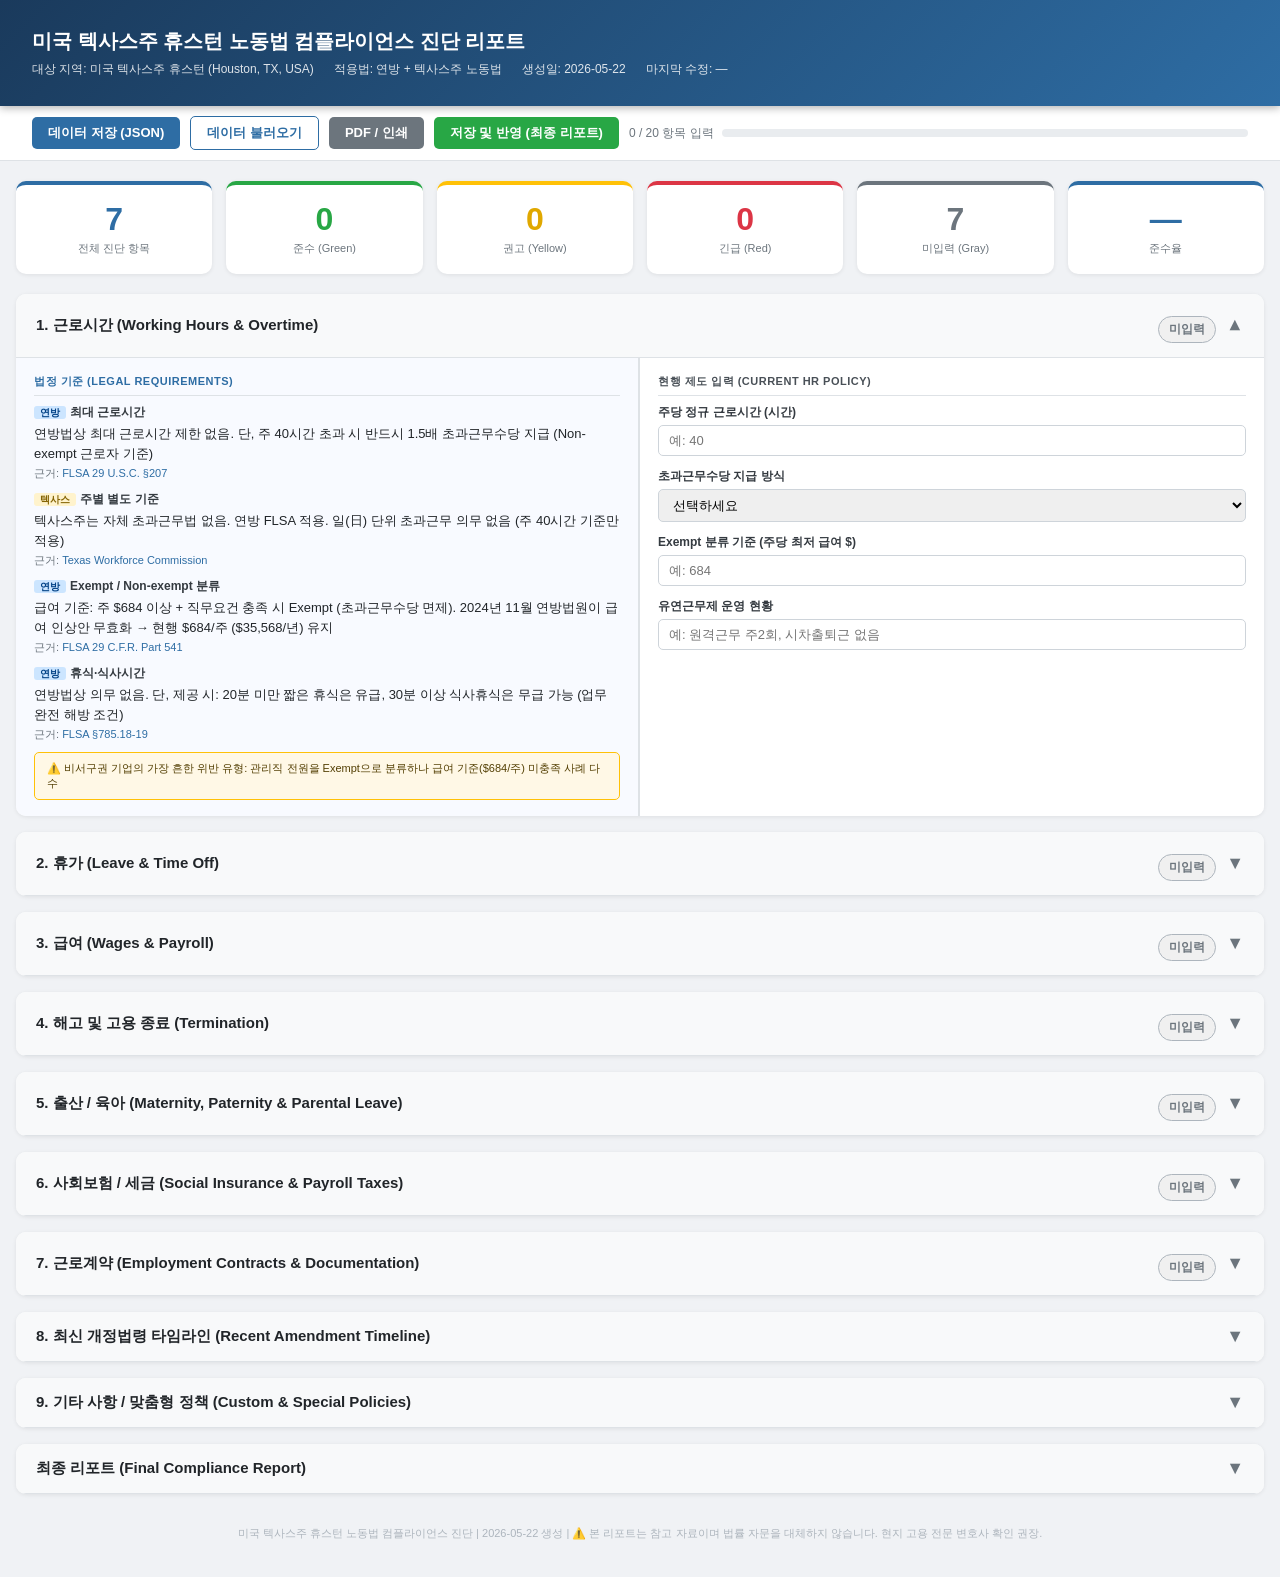
<file: archive_html_초기버전/compliance-report-USA-Houston-2026-05-22.html>
<!DOCTYPE html>
<html lang="ko">
<head>
<meta charset="UTF-8">
<meta name="viewport" content="width=device-width, initial-scale=1.0">
<title>미국 텍사스 휴스턴 노동법 컴플라이언스 진단 리포트 | 2026-05-22</title>
<style>
*{box-sizing:border-box;margin:0;padding:0}
body{font-family:'Malgun Gothic','Apple SD Gothic Neo',sans-serif;background:#f0f2f5;color:#212529;font-size:14px}
.header{background:linear-gradient(135deg,#1a3a5c 0%,#2e6da4 100%);color:#fff;padding:28px 32px;position:sticky;top:0;z-index:100;box-shadow:0 2px 8px rgba(0,0,0,0.3)}
.header h1{font-size:20px;font-weight:700;margin-bottom:4px}
.header .meta{font-size:12px;opacity:0.85;display:flex;gap:20px;flex-wrap:wrap;margin-top:6px}
.header .meta span{display:flex;align-items:center;gap:4px}
.top-bar{background:#fff;border-bottom:1px solid #dee2e6;padding:10px 32px;display:flex;gap:10px;align-items:center;flex-wrap:wrap}
.btn{padding:7px 16px;border:none;border-radius:5px;cursor:pointer;font-size:13px;font-weight:600;transition:all 0.2s}
.btn-primary{background:#2e6da4;color:#fff}
.btn-primary:hover{background:#1a3a5c}
.btn-success{background:#28A745;color:#fff}
.btn-success:hover{background:#1e7e34}
.btn-warning{background:#FFC107;color:#212529}
.btn-warning:hover{background:#e0a800}
.btn-secondary{background:#6C757D;color:#fff}
.btn-secondary:hover{background:#545b62}
.btn-danger{background:#DC3545;color:#fff}
.btn-danger:hover{background:#bd2130}
.btn-outline{background:#fff;color:#2e6da4;border:1.5px solid #2e6da4}
.btn-outline:hover{background:#e8f0fa}
.progress-bar-wrap{background:#e9ecef;border-radius:10px;height:8px;flex:1;min-width:100px}
.progress-bar-inner{background:linear-gradient(90deg,#28A745,#2e6da4);height:8px;border-radius:10px;transition:width 0.4s}
.progress-label{font-size:12px;color:#6C757D;white-space:nowrap}
.container{max-width:1400px;margin:0 auto;padding:20px 16px}
.summary-grid{display:grid;grid-template-columns:repeat(auto-fit,minmax(160px,1fr));gap:14px;margin-bottom:20px}
.summary-card{background:#fff;border-radius:10px;padding:18px 16px;text-align:center;box-shadow:0 1px 4px rgba(0,0,0,0.08);border-top:4px solid #dee2e6}
.summary-card.red{border-top-color:#DC3545}
.summary-card.yellow{border-top-color:#FFC107}
.summary-card.green{border-top-color:#28A745}
.summary-card.gray{border-top-color:#6C757D}
.summary-card.blue{border-top-color:#2e6da4}
.summary-card .num{font-size:32px;font-weight:800;line-height:1}
.summary-card .lbl{font-size:11px;color:#6C757D;margin-top:6px}
.summary-card.red .num{color:#DC3545}
.summary-card.yellow .num{color:#e0a800}
.summary-card.green .num{color:#28A745}
.summary-card.gray .num{color:#6C757D}
.summary-card.blue .num{color:#2e6da4}
.section{background:#fff;border-radius:10px;box-shadow:0 1px 4px rgba(0,0,0,0.08);margin-bottom:16px;overflow:hidden}
.section-header{padding:14px 20px;background:#f8f9fa;border-bottom:1px solid #dee2e6;display:flex;align-items:center;gap:10px;cursor:pointer;user-select:none}
.section-header h2{font-size:15px;font-weight:700;flex:1}
.section-header .toggle-icon{font-size:18px;color:#6C757D;transition:transform 0.2s}
.section-header.open .toggle-icon{transform:rotate(180deg)}
.section-body{display:none;padding:0}
.section-body.open{display:block}
.comparison-row{display:grid;grid-template-columns:1fr 1fr;gap:0;border-bottom:1px solid #f0f0f0}
.comparison-row:last-child{border-bottom:none}
.col-legal{padding:16px 18px;background:#f8faff;border-right:2px solid #dee2e6}
.col-current{padding:16px 18px;background:#fff}
.col-header{font-size:11px;font-weight:700;color:#2e6da4;text-transform:uppercase;letter-spacing:0.5px;margin-bottom:8px;padding-bottom:6px;border-bottom:1px solid #dee2e6}
.col-header.right{color:#495057}
.legal-item{margin-bottom:10px}
.legal-item .label{font-size:12px;font-weight:700;color:#343a40;margin-bottom:3px}
.legal-item .value{font-size:13px;color:#212529;line-height:1.5}
.legal-item .cite{font-size:11px;color:#6C757D;margin-top:3px}
.legal-item .cite a{color:#2e6da4;text-decoration:none}
.legal-item .cite a:hover{text-decoration:underline}
.badge-federal{background:#cce5ff;color:#004085;font-size:10px;padding:1px 6px;border-radius:3px;font-weight:700;margin-right:4px}
.badge-texas{background:#fff3cd;color:#856404;font-size:10px;padding:1px 6px;border-radius:3px;font-weight:700;margin-right:4px}
.input-group{margin-bottom:12px}
.input-group label{display:block;font-size:12px;font-weight:600;color:#343a40;margin-bottom:4px}
.input-group input[type=text],
.input-group input[type=number],
.input-group input[type=date],
.input-group select,
.input-group textarea{width:100%;padding:7px 10px;border:1.5px solid #ced4da;border-radius:5px;font-size:13px;font-family:inherit;transition:border-color 0.2s}
.input-group input:focus,.input-group select:focus,.input-group textarea:focus{outline:none;border-color:#2e6da4}
.input-group .checkbox-group{display:flex;flex-wrap:wrap;gap:8px;margin-top:4px}
.input-group .checkbox-group label{display:flex;align-items:center;gap:4px;font-weight:400;font-size:12px;cursor:pointer}
.gap-badge{display:inline-flex;align-items:center;gap:5px;padding:4px 10px;border-radius:20px;font-size:12px;font-weight:700;margin-top:8px}
.gap-badge.red{background:#ffe8ea;color:#DC3545;border:1.5px solid #DC3545}
.gap-badge.yellow{background:#fff8e6;color:#856404;border:1.5px solid #FFC107}
.gap-badge.green{background:#e6f9ec;color:#28A745;border:1.5px solid #28A745}
.gap-badge.gray{background:#f0f0f0;color:#6C757D;border:1.5px solid #adb5bd}
.gap-detail{margin-top:8px;padding:8px 12px;border-radius:6px;font-size:12px;line-height:1.6;display:none}
.gap-detail.show{display:block}
.gap-detail.red{background:#fff5f5;border-left:3px solid #DC3545;color:#721c24}
.gap-detail.yellow{background:#fffdf0;border-left:3px solid #FFC107;color:#533f03}
.gap-detail.green{background:#f0fff4;border-left:3px solid #28A745;color:#155724}
.timeline-section{padding:20px}
.timeline-item{display:flex;gap:16px;margin-bottom:16px;align-items:flex-start}
.timeline-dot{width:14px;height:14px;border-radius:50%;flex-shrink:0;margin-top:4px}
.timeline-dot.past{background:#2e6da4}
.timeline-dot.current{background:#28A745}
.timeline-dot.upcoming{background:#FFC107}
.timeline-dot.pending{background:#6C757D}
.timeline-content{flex:1}
.timeline-date{font-size:11px;font-weight:700;margin-bottom:3px}
.timeline-date .status-tag{display:inline-block;padding:1px 7px;border-radius:3px;font-size:10px;margin-left:6px}
.status-tag.past{background:#cce5ff;color:#004085}
.status-tag.current{background:#d4edda;color:#155724}
.status-tag.upcoming{background:#fff3cd;color:#856404}
.status-tag.pending{background:#e2e3e5;color:#383d41}
.timeline-title{font-size:13px;font-weight:700;color:#212529;margin-bottom:3px}
.timeline-desc{font-size:12px;color:#495057;line-height:1.5}
.timeline-check{margin-top:6px;padding:6px 10px;background:#f8f9fa;border-radius:4px;font-size:11px;color:#343a40}
.timeline-check strong{color:#DC3545}
.custom-section{padding:20px}
.custom-entries{margin-bottom:12px}
.custom-entry{background:#f8f9fa;border:1.5px solid #dee2e6;border-radius:6px;padding:12px;margin-bottom:10px;position:relative}
.custom-entry input[type=text]{margin-bottom:6px}
.custom-entry textarea{min-height:60px}
.custom-entry .remove-btn{position:absolute;top:8px;right:10px;background:none;border:none;color:#DC3545;cursor:pointer;font-size:16px;font-weight:700}
.risk-result{margin-top:10px;padding:10px 12px;border-radius:6px;font-size:12px;line-height:1.6;display:none}
.risk-result.show{display:block}
.final-report{padding:20px;display:none}
.final-report.show{display:block}
.final-report h3{font-size:16px;font-weight:700;margin-bottom:14px;color:#1a3a5c;border-bottom:2px solid #2e6da4;padding-bottom:8px}
.final-table{width:100%;border-collapse:collapse;margin-bottom:16px}
.final-table th{background:#1a3a5c;color:#fff;padding:8px 12px;font-size:12px;text-align:left}
.final-table td{padding:8px 12px;border-bottom:1px solid #dee2e6;font-size:12px;vertical-align:top}
.final-table tr:hover td{background:#f8f9fa}
.action-item{padding:10px 14px;border-radius:6px;margin-bottom:8px;display:flex;gap:10px;align-items:flex-start}
.action-item.red{background:#fff5f5;border-left:4px solid #DC3545}
.action-item.yellow{background:#fffdf0;border-left:4px solid #FFC107}
.action-item .action-num{font-weight:800;font-size:14px;flex-shrink:0}
.action-item.red .action-num{color:#DC3545}
.action-item.yellow .action-num{color:#856404}
.action-item .action-text{font-size:12px;line-height:1.6;color:#343a40}
.timestamp{font-size:11px;color:#6C757D;text-align:right;padding:8px 20px}
.warn-note{background:#fff8e6;border:1px solid #FFC107;border-radius:5px;padding:8px 12px;font-size:11px;color:#533f03;margin-top:6px}
.warn-note strong{color:#DC3545}
@media(max-width:768px){
  .comparison-row{grid-template-columns:1fr}
  .col-legal{border-right:none;border-bottom:2px solid #dee2e6}
  .summary-grid{grid-template-columns:repeat(3,1fr)}
}
@media print{
  .top-bar,.btn,.toggle-icon{display:none!important}
  .header{position:static}
  .section-body{display:block!important}
  body{background:#fff}
  .section{box-shadow:none;border:1px solid #dee2e6}
}
</style>
</head>
<body>

<div class="header">
  <h1>미국 텍사스주 휴스턴 노동법 컴플라이언스 진단 리포트</h1>
  <div class="meta">
    <span>대상 지역: 미국 텍사스주 휴스턴 (Houston, TX, USA)</span>
    <span>적용법: 연방 + 텍사스주 노동법</span>
    <span>생성일: 2026-05-22</span>
    <span id="last-modified">마지막 수정: —</span>
  </div>
</div>

<div class="top-bar">
  <button class="btn btn-primary" onclick="saveData()">데이터 저장 (JSON)</button>
  <button class="btn btn-outline" onclick="loadData()">데이터 불러오기</button>
  <button class="btn btn-secondary" onclick="window.print()">PDF / 인쇄</button>
  <button class="btn btn-success" onclick="generateFinalReport()">저장 및 반영 (최종 리포트)</button>
  <div style="flex:1;display:flex;align-items:center;gap:8px;min-width:200px">
    <span class="progress-label" id="progress-label">0 / 0 항목 입력</span>
    <div class="progress-bar-wrap"><div class="progress-bar-inner" id="progress-bar" style="width:0%"></div></div>
  </div>
</div>

<div class="container">

<!-- 요약 대시보드 -->
<div class="summary-grid">
  <div class="summary-card blue">
    <div class="num" id="total-count">0</div>
    <div class="lbl">전체 진단 항목</div>
  </div>
  <div class="summary-card green">
    <div class="num" id="green-count">0</div>
    <div class="lbl">준수 (Green)</div>
  </div>
  <div class="summary-card yellow">
    <div class="num" id="yellow-count">0</div>
    <div class="lbl">권고 (Yellow)</div>
  </div>
  <div class="summary-card red">
    <div class="num" id="red-count">0</div>
    <div class="lbl">긴급 (Red)</div>
  </div>
  <div class="summary-card gray">
    <div class="num" id="gray-count">0</div>
    <div class="lbl">미입력 (Gray)</div>
  </div>
  <div class="summary-card blue">
    <div class="num" id="compliance-rate">—</div>
    <div class="lbl">준수율</div>
  </div>
</div>

<!-- ===== 1. 근로시간 ===== -->
<div class="section" id="sec-workhour">
  <div class="section-header open" onclick="toggleSection('workhour')">
    <h2>1. 근로시간 (Working Hours &amp; Overtime)</h2>
    <span id="badge-workhour" class="gap-badge gray">미입력</span>
    <span class="toggle-icon">&#9660;</span>
  </div>
  <div class="section-body open" id="body-workhour">

    <div class="comparison-row">
      <div class="col-legal">
        <div class="col-header">법정 기준 (Legal Requirements)</div>
        <div class="legal-item">
          <div class="label"><span class="badge-federal">연방</span>최대 근로시간</div>
          <div class="value">연방법상 최대 근로시간 제한 없음. 단, 주 40시간 초과 시 반드시 1.5배 초과근무수당 지급 (Non-exempt 근로자 기준)</div>
          <div class="cite">근거: <a href="https://www.dol.gov/agencies/whd/flsa" target="_blank">FLSA 29 U.S.C. §207</a></div>
        </div>
        <div class="legal-item">
          <div class="label"><span class="badge-texas">텍사스</span>주별 별도 기준</div>
          <div class="value">텍사스주는 자체 초과근무법 없음. 연방 FLSA 적용. 일(日) 단위 초과근무 의무 없음 (주 40시간 기준만 적용)</div>
          <div class="cite">근거: <a href="https://www.twc.texas.gov/programs/wage-and-hour/texas-payday-law" target="_blank">Texas Workforce Commission</a></div>
        </div>
        <div class="legal-item">
          <div class="label"><span class="badge-federal">연방</span>Exempt / Non-exempt 분류</div>
          <div class="value">급여 기준: 주 $684 이상 + 직무요건 충족 시 Exempt (초과근무수당 면제). 2024년 11월 연방법원이 급여 인상안 무효화 → 현행 $684/주 ($35,568/년) 유지</div>
          <div class="cite">근거: <a href="https://www.dol.gov/agencies/whd/overtime/rulemaking" target="_blank">FLSA 29 C.F.R. Part 541</a></div>
        </div>
        <div class="legal-item">
          <div class="label"><span class="badge-federal">연방</span>휴식·식사시간</div>
          <div class="value">연방법상 의무 없음. 단, 제공 시: 20분 미만 짧은 휴식은 유급, 30분 이상 식사휴식은 무급 가능 (업무 완전 해방 조건)</div>
          <div class="cite">근거: <a href="https://www.dol.gov/agencies/whd/flsa" target="_blank">FLSA §785.18-19</a></div>
        </div>
        <div class="warn-note"><strong>⚠️</strong> 비서구권 기업의 가장 흔한 위반 유형: 관리직 전원을 Exempt으로 분류하나 급여 기준($684/주) 미충족 사례 다수</div>
      </div>
      <div class="col-current">
        <div class="col-header right">현행 제도 입력 (Current HR Policy)</div>
        <div class="input-group">
          <label>주당 정규 근로시간 (시간)</label>
          <input type="number" id="wh-hours" placeholder="예: 40" min="0" max="168" oninput="evalWorkhour()">
        </div>
        <div class="input-group">
          <label>초과근무수당 지급 방식</label>
          <select id="wh-ot-pay" onchange="evalWorkhour()">
            <option value="">선택하세요</option>
            <option value="1.5x">1.5배 지급 (FLSA 준수)</option>
            <option value="straight">정규 시급과 동일 (직선형)</option>
            <option value="none">초과근무 미발생 / 해당 없음</option>
            <option value="comp">대체휴가(Comp Time) 사용</option>
          </select>
        </div>
        <div class="input-group">
          <label>Exempt 분류 기준 (주당 최저 급여 $)</label>
          <input type="number" id="wh-exempt-salary" placeholder="예: 684" min="0" oninput="evalWorkhour()">
        </div>
        <div class="input-group">
          <label>유연근무제 운영 현황</label>
          <input type="text" id="wh-flex" placeholder="예: 원격근무 주2회, 시차출퇴근 없음">
        </div>
        <div id="gap-workhour"></div>
      </div>
    </div>

  </div>
</div>

<!-- ===== 2. 휴가 ===== -->
<div class="section" id="sec-leave">
  <div class="section-header" onclick="toggleSection('leave')">
    <h2>2. 휴가 (Leave &amp; Time Off)</h2>
    <span id="badge-leave" class="gap-badge gray">미입력</span>
    <span class="toggle-icon">&#9660;</span>
  </div>
  <div class="section-body" id="body-leave">
    <div class="comparison-row">
      <div class="col-legal">
        <div class="col-header">법정 기준 (Legal Requirements)</div>
        <div class="legal-item">
          <div class="label"><span class="badge-federal">연방</span>연차유급휴가 (Vacation/PTO)</div>
          <div class="value">연방법 및 텍사스주법 모두 연차유급휴가 의무 없음. 사용자가 자율 설계. 단, 제공 시 서면 정책에 따라 이행 의무 발생</div>
          <div class="cite">근거: <a href="https://www.twc.texas.gov/programs/wage-and-hour/texas-payday-law" target="_blank">Texas Payday Law</a></div>
        </div>
        <div class="legal-item">
          <div class="label"><span class="badge-federal">연방</span>FMLA (가족의료휴가)</div>
          <div class="value">50인 이상 사업장 + 75마일 이내 근무 / 근속 12개월 이상 / 최근 12개월 1,250시간 이상 근무 시 연 12주 무급 보호휴가. 복직 보장</div>
          <div class="cite">근거: <a href="https://www.dol.gov/agencies/whd/fmla" target="_blank">FMLA 29 U.S.C. §2601</a></div>
        </div>
        <div class="legal-item">
          <div class="label"><span class="badge-texas">텍사스</span>유급 병가</div>
          <div class="value">텍사스주 의무 없음. 오스틴·샌안토니오 유급병가 조례는 주정부 개입으로 시행 중단. 휴스턴 별도 조례 없음</div>
          <div class="cite">근거: <a href="https://www.twc.texas.gov/employer-resources/texas-work-family-policies" target="_blank">TWC Work &amp; Family Policies</a></div>
        </div>
        <div class="legal-item">
          <div class="label"><span class="badge-federal">연방</span>공휴일</div>
          <div class="value">연방 공휴일은 민간 기업에 의무 적용 없음. 텍사스 주법 공휴일도 민간 사업장 적용 의무 없음 (정부기관 기준)</div>
        </div>
        <div class="warn-note"><strong>⚠️</strong> 무급 PTO 이월 미허용, 퇴직 시 미사용 PTO 미지급 정책은 서면 정책에 명시된 경우에만 유효</div>
      </div>
      <div class="col-current">
        <div class="col-header right">현행 제도 입력 (Current HR Policy)</div>
        <div class="input-group">
          <label>연차 제공 일수 (연간 근무일 기준)</label>
          <input type="number" id="lv-days" placeholder="예: 15" min="0" oninput="evalLeave()">
        </div>
        <div class="input-group">
          <label>FMLA 정책 수립 여부</label>
          <select id="lv-fmla" onchange="evalLeave()">
            <option value="">선택하세요</option>
            <option value="yes-50">예 (50인 이상, 정책 수립·공지)</option>
            <option value="yes-not-posted">예 (수립했으나 미공지)</option>
            <option value="under50">해당 없음 (50인 미만)</option>
            <option value="no">아니오 (수립 안 함)</option>
          </select>
        </div>
        <div class="input-group">
          <label>연차 이월 허용 여부</label>
          <select id="lv-carryover" onchange="evalLeave()">
            <option value="">선택하세요</option>
            <option value="yes">허용</option>
            <option value="no">불허 (Use-it-or-lose-it)</option>
            <option value="partial">부분 허용 (한도 있음)</option>
          </select>
        </div>
        <div class="input-group">
          <label>퇴직 시 미사용 PTO 지급 정책</label>
          <select id="lv-pto-payout" onchange="evalLeave()">
            <option value="">선택하세요</option>
            <option value="written-yes">서면 정책에 지급 명시</option>
            <option value="written-no">서면 정책에 미지급 명시</option>
            <option value="no-policy">서면 정책 없음</option>
          </select>
        </div>
        <div class="input-group">
          <label>특별휴가 내용 (기타)</label>
          <input type="text" id="lv-special" placeholder="예: 배심원의무 휴가, 군복무 휴가(USERRA) 등">
        </div>
        <div id="gap-leave"></div>
      </div>
    </div>
  </div>
</div>

<!-- ===== 3. 급여 ===== -->
<div class="section" id="sec-pay">
  <div class="section-header" onclick="toggleSection('pay')">
    <h2>3. 급여 (Wages &amp; Payroll)</h2>
    <span id="badge-pay" class="gap-badge gray">미입력</span>
    <span class="toggle-icon">&#9660;</span>
  </div>
  <div class="section-body" id="body-pay">
    <div class="comparison-row">
      <div class="col-legal">
        <div class="col-header">법정 기준 (Legal Requirements)</div>
        <div class="legal-item">
          <div class="label"><span class="badge-federal">연방</span>최저임금</div>
          <div class="value">$7.25/시간 (연방, 2009년 이후 동결). 텍사스주 자체 최저임금 없음 (연방 동일). 팁 근로자: $2.13/시간 (보전 의무)</div>
          <div class="cite">근거: <a href="https://www.dol.gov/agencies/whd/flsa" target="_blank">FLSA 29 U.S.C. §206</a></div>
        </div>
        <div class="legal-item">
          <div class="label"><span class="badge-texas">텍사스</span>급여 지급 주기</div>
          <div class="value">월 최소 2회 지급 의무 (Semi-monthly 이상). 단, exempt 직원은 월 1회 가능. 지급일은 사전에 정하여 고지</div>
          <div class="cite">근거: <a href="https://statutes.capitol.texas.gov/Docs/LA/htm/LA.61.htm" target="_blank">Texas Labor Code §61.011</a></div>
        </div>
        <div class="legal-item">
          <div class="label"><span class="badge-texas">텍사스</span>최종 급여 지급 기한</div>
          <div class="value">해고·권고사직: 6일 이내. 자발적 사직: 다음 정기 급여일. 회사 재산 미반납을 이유로 지연 불가</div>
          <div class="cite">근거: <a href="https://www.twc.texas.gov/programs/wage-and-hour/texas-payday-law" target="_blank">Texas Labor Code §61.014</a></div>
        </div>
        <div class="legal-item">
          <div class="label"><span class="badge-federal">연방</span>임금 공제 제한</div>
          <div class="value">Exempt 직원 급여에서 무단 공제 시 Exempt 지위 상실 위험. Non-exempt는 최저임금 이하로 공제 불가</div>
          <div class="cite">근거: <a href="https://www.dol.gov/agencies/whd/overtime/rulemaking" target="_blank">FLSA 29 C.F.R. §541.602</a></div>
        </div>
      </div>
      <div class="col-current">
        <div class="col-header right">현행 제도 입력 (Current HR Policy)</div>
        <div class="input-group">
          <label>최저임금 대비 최하위 직급 시급 ($)</label>
          <input type="number" id="pay-minwage" placeholder="예: 18.00" step="0.01" min="0" oninput="evalPay()">
        </div>
        <div class="input-group">
          <label>급여 지급 주기</label>
          <select id="pay-cycle" onchange="evalPay()">
            <option value="">선택하세요</option>
            <option value="weekly">주급 (Weekly)</option>
            <option value="biweekly">격주 (Bi-weekly)</option>
            <option value="semimonthly">월 2회 (Semi-monthly)</option>
            <option value="monthly-exempt">월 1회 — Exempt만 해당</option>
            <option value="monthly-all">월 1회 — 전 직원</option>
          </select>
        </div>
        <div class="input-group">
          <label>최종 급여 지급 프로세스 (해고 시)</label>
          <select id="pay-final" onchange="evalPay()">
            <option value="">선택하세요</option>
            <option value="6days">6일 이내 지급</option>
            <option value="next-pay">다음 급여일 지급</option>
            <option value="unclear">명확한 프로세스 없음</option>
          </select>
        </div>
        <div class="input-group">
          <label>급여 명세서 발급 여부</label>
          <select id="pay-stub" onchange="evalPay()">
            <option value="">선택하세요</option>
            <option value="yes">매 지급 시 발급</option>
            <option value="partial">전자 발급만</option>
            <option value="no">미발급</option>
          </select>
        </div>
        <div id="gap-pay"></div>
      </div>
    </div>
  </div>
</div>

<!-- ===== 4. 해고 ===== -->
<div class="section" id="sec-term">
  <div class="section-header" onclick="toggleSection('term')">
    <h2>4. 해고 및 고용 종료 (Termination)</h2>
    <span id="badge-term" class="gap-badge gray">미입력</span>
    <span class="toggle-icon">&#9660;</span>
  </div>
  <div class="section-body" id="body-term">
    <div class="comparison-row">
      <div class="col-legal">
        <div class="col-header">법정 기준 (Legal Requirements)</div>
        <div class="legal-item">
          <div class="label"><span class="badge-texas">텍사스</span>At-Will Employment</div>
          <div class="value">텍사스는 At-will 원칙 적용. 사용자·근로자 모두 이유 없이 언제든 고용 종료 가능. 단, 차별적 해고(Title VII, ADA, ADEA, NLRA 위반)는 금지</div>
          <div class="cite">근거: <a href="https://remotelaws.com/termination-laws/u-s-states/texas/" target="_blank">Texas Common Law / Sabine Pilot Service v. Hauck (1985)</a></div>
        </div>
        <div class="legal-item">
          <div class="label"><span class="badge-federal">연방</span>사전 통보 (WARN Act)</div>
          <div class="value">100인 이상 사업장: 대량 해고(50인 이상) 또는 공장 폐쇄 시 60일 전 서면 통보 의무 (근로자, 주정부, 지방정부)</div>
          <div class="cite">근거: <a href="https://www.dol.gov/agencies/eta/layoffs/warn" target="_blank">WARN Act 29 U.S.C. §2102</a></div>
        </div>
        <div class="legal-item">
          <div class="label"><span class="badge-federal">연방</span>차별 금지 (Protected Classes)</div>
          <div class="value">Title VII(인종·성별·종교·출신국), ADA(장애), ADEA(40세 이상 연령), NLRA(노조활동), PWFA(임신), GINA(유전정보) — 15인 이상 적용</div>
          <div class="cite">근거: <a href="https://www.eeoc.gov/laws/statutes" target="_blank">EEOC 차별금지법령</a></div>
        </div>
        <div class="legal-item">
          <div class="label"><span class="badge-texas">텍사스</span>퇴직금 (Severance)</div>
          <div class="value">법정 퇴직금 의무 없음. 사용자 자율. 지급 시 계약서 또는 정책에 따라 Texas Payday Law 적용</div>
        </div>
        <div class="warn-note"><strong>⚠️</strong> 외국계 기업은 본국 관행(반드시 사유 있는 해고)을 미국에 적용하려다 계약 문서 작성 오류로 At-will 지위를 포기하는 사례 있음</div>
      </div>
      <div class="col-current">
        <div class="col-header right">현행 제도 입력 (Current HR Policy)</div>
        <div class="input-group">
          <label>At-will 조항 고용계약서 명시 여부</label>
          <select id="term-atwill" onchange="evalTerm()">
            <option value="">선택하세요</option>
            <option value="yes">명시됨</option>
            <option value="no">명시 안 됨</option>
            <option value="implied">묵시적 적용 (서면 없음)</option>
          </select>
        </div>
        <div class="input-group">
          <label>WARN Act 준수 절차 수립 여부 (100인 이상)</label>
          <select id="term-warn" onchange="evalTerm()">
            <option value="">선택하세요</option>
            <option value="yes">절차 수립 완료</option>
            <option value="under100">해당 없음 (100인 미만)</option>
            <option value="no">절차 없음</option>
          </select>
        </div>
        <div class="input-group">
          <label>차별금지 정책 서면화 여부</label>
          <select id="term-eeo" onchange="evalTerm()">
            <option value="">선택하세요</option>
            <option value="yes">EEO 정책 수립 + 직원 공지</option>
            <option value="partial">정책 있으나 공지 미흡</option>
            <option value="no">없음</option>
          </select>
        </div>
        <div class="input-group">
          <label>퇴직금 지급 정책</label>
          <select id="term-sev" onchange="evalTerm()">
            <option value="">선택하세요</option>
            <option value="written">서면 정책 있음</option>
            <option value="case">케이스별 결정</option>
            <option value="none">없음</option>
          </select>
        </div>
        <div id="gap-term"></div>
      </div>
    </div>
  </div>
</div>

<!-- ===== 5. 출산/육아 ===== -->
<div class="section" id="sec-parental">
  <div class="section-header" onclick="toggleSection('parental')">
    <h2>5. 출산 / 육아 (Maternity, Paternity &amp; Parental Leave)</h2>
    <span id="badge-parental" class="gap-badge gray">미입력</span>
    <span class="toggle-icon">&#9660;</span>
  </div>
  <div class="section-body" id="body-parental">
    <div class="comparison-row">
      <div class="col-legal">
        <div class="col-header">법정 기준 (Legal Requirements)</div>
        <div class="legal-item">
          <div class="label"><span class="badge-federal">연방</span>FMLA 출산휴가</div>
          <div class="value">50인 이상 사업장: 출산·입양 후 12주 무급 보호휴가 (FMLA). 복직 보장. 남녀 모두 적용. 12개월 근속 + 1,250시간 조건</div>
          <div class="cite">근거: <a href="https://www.dol.gov/agencies/whd/fmla" target="_blank">FMLA 29 U.S.C. §2612</a></div>
        </div>
        <div class="legal-item">
          <div class="label"><span class="badge-federal">연방</span>유급 출산/육아휴가</div>
          <div class="value">연방법·텍사스주법 모두 민간기업 유급 출산휴가 의무 없음. 사용자 자율 제공</div>
        </div>
        <div class="legal-item">
          <div class="label"><span class="badge-federal">연방</span>PUMP Act (수유 지원)</div>
          <div class="value">Non-exempt 근로자: 출산 후 1년간 수유를 위한 합리적 휴식시간 + 화장실 외 별도 개인 공간 제공 의무 (FLSA 개정, 2023). Exempt는 PWFA/ADA로 보호</div>
          <div class="cite">근거: <a href="https://www.dol.gov/agencies/whd/nursing-mothers" target="_blank">FLSA §207(r) (PUMP Act, 2023)</a></div>
        </div>
        <div class="legal-item">
          <div class="label"><span class="badge-federal">연방</span>PWFA (임신 편의 제공)</div>
          <div class="value">15인 이상: 임신·출산 관련 제한에 대해 합리적 편의 제공 의무. PDA(임신 차별 금지)도 동시 적용</div>
          <div class="cite">근거: <a href="https://www.eeoc.gov/statutes/pregnant-workers-fairness-act" target="_blank">PWFA (2023), EEOC 지침</a></div>
        </div>
      </div>
      <div class="col-current">
        <div class="col-header right">현행 제도 입력 (Current HR Policy)</div>
        <div class="input-group">
          <label>출산휴가 제공 일수 (유급 포함)</label>
          <input type="number" id="par-days" placeholder="예: 60 (약 12주)" min="0" oninput="evalParental()">
        </div>
        <div class="input-group">
          <label>출산휴가 유급/무급 여부</label>
          <select id="par-paid" onchange="evalParental()">
            <option value="">선택하세요</option>
            <option value="fully-paid">전액 유급</option>
            <option value="partial-paid">일부 유급 + 무급 병행</option>
            <option value="unpaid">전액 무급 (FMLA 적용)</option>
          </select>
        </div>
        <div class="input-group">
          <label>수유 공간·휴식 제공 (PUMP Act)</label>
          <select id="par-pump" onchange="evalParental()">
            <option value="">선택하세요</option>
            <option value="yes">별도 개인 공간 + 휴식시간 제공</option>
            <option value="partial">공간은 있으나 정책 미비</option>
            <option value="no">미제공</option>
          </select>
        </div>
        <div class="input-group">
          <label>PWFA / 임신 편의 제공 프로세스</label>
          <select id="par-pwfa" onchange="evalParental()">
            <option value="">선택하세요</option>
            <option value="yes">프로세스 수립 + 담당자 지정</option>
            <option value="partial">ADA 프로세스 준용 (별도 없음)</option>
            <option value="no">없음</option>
          </select>
        </div>
        <div class="input-group">
          <label>육아휴직 정책 (기타 메모)</label>
          <input type="text" id="par-note" placeholder="예: 부성휴가 2주 자율 제공 등">
        </div>
        <div id="gap-parental"></div>
      </div>
    </div>
  </div>
</div>

<!-- ===== 6. 사회보험 ===== -->
<div class="section" id="sec-insurance">
  <div class="section-header" onclick="toggleSection('insurance')">
    <h2>6. 사회보험 / 세금 (Social Insurance &amp; Payroll Taxes)</h2>
    <span id="badge-insurance" class="gap-badge gray">미입력</span>
    <span class="toggle-icon">&#9660;</span>
  </div>
  <div class="section-body" id="body-insurance">
    <div class="comparison-row">
      <div class="col-legal">
        <div class="col-header">법정 기준 (Legal Requirements)</div>
        <div class="legal-item">
          <div class="label"><span class="badge-federal">연방</span>FICA (사회보장세 + 메디케어)</div>
          <div class="value">Social Security: 사용자·근로자 각 6.2% (임금 $184,500까지, 2026). Medicare: 사용자·근로자 각 1.45% (한도 없음). $200,000 초과분 추가 0.9% (근로자 부담)</div>
          <div class="cite">근거: <a href="https://www.irs.gov/taxtopics/tc751" target="_blank">IRC §3101, IRS Topic 751</a></div>
        </div>
        <div class="legal-item">
          <div class="label"><span class="badge-federal">연방</span>FUTA (연방 실업세)</div>
          <div class="value">사용자 부담 6.0% (첫 $7,000). SUTA 크레딧 5.4% 적용 시 실효세율 0.6% ($42/인)</div>
          <div class="cite">근거: <a href="https://www.irs.gov/businesses/small-businesses-self-employed/futa-credit-reduction" target="_blank">IRC §3301, IRS FUTA</a></div>
        </div>
        <div class="legal-item">
          <div class="label"><span class="badge-texas">텍사스</span>SUTA (주 실업세)</div>
          <div class="value">신규 사업자: 2.7% / 과세 임금 상한: $9,000. 기존 사업자: 0.32%~6.32% (경험률 적용). RTR(Replenishment Tax): 0.21%</div>
          <div class="cite">근거: <a href="https://www.twc.texas.gov/programs/unemployment-tax/your-tax-rates" target="_blank">TWC Unemployment Tax Rates 2026</a></div>
        </div>
        <div class="legal-item">
          <div class="label"><span class="badge-texas">텍사스</span>산재보험 (Workers' Comp)</div>
          <div class="value">텍사스주 유일하게 임의 가입. Non-subscriber는 TDI에 연간 신고 의무 + 직원 서면 고지 의무. 정부계약 시 가입 필수</div>
          <div class="cite">근거: <a href="https://www.tdi.texas.gov/wc/nonsubscriber.html" target="_blank">Texas Labor Code §406.002, TDI</a></div>
        </div>
        <div class="legal-item">
          <div class="label"><span class="badge-federal">연방</span>건강보험 (ACA)</div>
          <div class="value">50인 이상 사업장: 풀타임 직원(주 30시간 이상)에게 최저 필수 건강보험 제공 의무. 미이행 시 사용자 공동책임금(Employer Shared Responsibility) 부과</div>
          <div class="cite">근거: <a href="https://www.healthcare.gov/small-businesses/employers/" target="_blank">ACA §4980H</a></div>
        </div>
      </div>
      <div class="col-current">
        <div class="col-header right">현행 제도 입력 (Current HR Policy)</div>
        <div class="input-group">
          <label>가입/납부 중인 항목 (복수 선택)</label>
          <div class="checkbox-group" id="ins-checks">
            <label><input type="checkbox" value="fica" onchange="evalInsurance()"> FICA (Social Security + Medicare)</label>
            <label><input type="checkbox" value="futa" onchange="evalInsurance()"> FUTA (연방 실업세)</label>
            <label><input type="checkbox" value="suta" onchange="evalInsurance()"> SUTA (텍사스 실업세)</label>
            <label><input type="checkbox" value="wc" onchange="evalInsurance()"> 산재보험 가입</label>
            <label><input type="checkbox" value="health" onchange="evalInsurance()"> ACA 건강보험 제공</label>
          </div>
        </div>
        <div class="input-group">
          <label>산재보험 Non-subscriber인 경우 TDI 신고 여부</label>
          <select id="ins-wc-nonsubscriber" onchange="evalInsurance()">
            <option value="">선택하세요 (산재 가입자는 해당 없음)</option>
            <option value="na">해당 없음 (가입자)</option>
            <option value="yes">TDI 신고 + 직원 서면 고지 완료</option>
            <option value="partial">신고는 했으나 직원 고지 미비</option>
            <option value="no">미신고</option>
          </select>
        </div>
        <div class="input-group">
          <label>COBRA 통보 절차 수립 여부 (건강보험 계속)</label>
          <select id="ins-cobra" onchange="evalInsurance()">
            <option value="">선택하세요</option>
            <option value="yes">절차 수립 + 보험사/TPA 위탁</option>
            <option value="partial">절차 있으나 미흡</option>
            <option value="no">없음</option>
            <option value="under20">해당 없음 (20인 미만)</option>
          </select>
        </div>
        <div id="gap-insurance"></div>
      </div>
    </div>
  </div>
</div>

<!-- ===== 7. 근로계약 ===== -->
<div class="section" id="sec-contract">
  <div class="section-header" onclick="toggleSection('contract')">
    <h2>7. 근로계약 (Employment Contracts &amp; Documentation)</h2>
    <span id="badge-contract" class="gap-badge gray">미입력</span>
    <span class="toggle-icon">&#9660;</span>
  </div>
  <div class="section-body" id="body-contract">
    <div class="comparison-row">
      <div class="col-legal">
        <div class="col-header">법정 기준 (Legal Requirements)</div>
        <div class="legal-item">
          <div class="label"><span class="badge-texas">텍사스</span>고용계약 형태</div>
          <div class="value">At-will이 원칙. 서면계약으로 At-will 지위 포기 가능 (주의 요망). 정규직·계약직·독립도급인 구분 중요 (오분류 시 FLSA·세금 위반)</div>
        </div>
        <div class="legal-item">
          <div class="label"><span class="badge-federal">연방</span>필수 게시 문서 (Posters)</div>
          <div class="value">직장 내 게시 의무: FLSA 최저임금 포스터, FMLA 포스터, EEO (Title VII/ADA/ADEA), OSHA, NLRA, USERRA, EPPA. 텍사스: Payday Law, Workers' Comp 포스터</div>
          <div class="cite">근거: <a href="https://www.dol.gov/agencies/whd/posters" target="_blank">DOL Poster Requirements</a>, <a href="https://www.twc.texas.gov" target="_blank">TWC Posters</a></div>
        </div>
        <div class="legal-item">
          <div class="label"><span class="badge-federal">연방</span>I-9 (취업 자격 확인)</div>
          <div class="value">모든 신규 채용자에 대해 I-9 양식 작성 의무. 고용일로부터 3일 이내 완료. E-Verify는 연방정부·일부 주계약 사업자 의무 (텍사스 민간기업 임의)</div>
          <div class="cite">근거: <a href="https://www.uscis.gov/i-9-central" target="_blank">INA §274A, USCIS I-9</a></div>
        </div>
        <div class="legal-item">
          <div class="label"><span class="badge-federal">연방</span>TRAIGA (AI 고용 규정)</div>
          <div class="value">2026년 1월 1일 시행. 고용 결정에 AI 사용 시 차별 의도 금지. High-risk AI 시스템 정의. 공개 의무는 없으나 의도적 차별 금지</div>
          <div class="cite">근거: <a href="https://legiscan.com/TX/text/HB149/id/3180120" target="_blank">Texas HB 149 (TRAIGA) 2025</a></div>
        </div>
        <div class="legal-item">
          <div class="label"><span class="badge-texas">텍사스</span>비경쟁 조항 (Non-compete)</div>
          <div class="value">합리적 범위(지역·기간·업무) 내에서 유효. 의료직 비경쟁: SB 1318(2025.9.1 시행) — 1년·5마일·연봉 상한 buyout 조항 강제 적용</div>
          <div class="cite">근거: <a href="https://www.bracewell.com/resources/texas-sb-1318-changes-to-healthcare-non-competes-effective-september-1-2025/" target="_blank">Texas Bus. &amp; Com. Code §15.50; SB 1318</a></div>
        </div>
      </div>
      <div class="col-current">
        <div class="col-header right">현행 제도 입력 (Current HR Policy)</div>
        <div class="input-group">
          <label>주요 고용 계약 유형</label>
          <select id="con-type" onchange="evalContract()">
            <option value="">선택하세요</option>
            <option value="atwill-written">At-will (서면계약 + At-will 명시)</option>
            <option value="atwill-verbal">At-will (구두 또는 암묵적)</option>
            <option value="fixed-term">기간제 계약 (Fixed-term)</option>
            <option value="mixed">혼합 (At-will + 일부 기간제)</option>
          </select>
        </div>
        <div class="input-group">
          <label>법정 포스터 게시 현황</label>
          <select id="con-poster" onchange="evalContract()">
            <option value="">선택하세요</option>
            <option value="all">전체 게시 완료 (연방 + 텍사스)</option>
            <option value="federal-only">연방 포스터만 게시</option>
            <option value="partial">일부 누락</option>
            <option value="none">미게시</option>
          </select>
        </div>
        <div class="input-group">
          <label>I-9 작성·보관 절차</label>
          <select id="con-i9" onchange="evalContract()">
            <option value="">선택하세요</option>
            <option value="yes">3일 이내 완료 + 보관 절차 수립</option>
            <option value="partial">완료하나 보관 체계 미흡</option>
            <option value="no">절차 없음</option>
          </select>
        </div>
        <div class="input-group">
          <label>AI 채용도구 사용 여부 (TRAIGA)</label>
          <select id="con-ai" onchange="evalContract()">
            <option value="">선택하세요</option>
            <option value="no-ai">AI 도구 미사용</option>
            <option value="low-risk">사용 (저위험 — 검색·필터링)</option>
            <option value="high-risk-compliant">사용 (고위험 — 차별 방지 검증 완료)</option>
            <option value="high-risk-no">사용 (고위험 — 검증 미완료)</option>
          </select>
        </div>
        <div id="gap-contract"></div>
      </div>
    </div>
  </div>
</div>

<!-- ===== 8. 개정법령 타임라인 ===== -->
<div class="section" id="sec-timeline">
  <div class="section-header" onclick="toggleSection('timeline')">
    <h2>8. 최신 개정법령 타임라인 (Recent Amendment Timeline)</h2>
    <span class="toggle-icon">&#9660;</span>
  </div>
  <div class="section-body" id="body-timeline">
    <div class="timeline-section">

      <div class="timeline-item">
        <div class="timeline-dot past"></div>
        <div class="timeline-content">
          <div class="timeline-date">2023-12-29 <span class="status-tag past">시행완료</span></div>
          <div class="timeline-title">PUMP Act (수유 근로자 보호법) 전면 시행</div>
          <div class="timeline-desc">Providing Urgent Maternal Protections for Nursing Mothers Act — Non-exempt 전 근로자 대상으로 수유 휴식시간·공간 제공 의무 확대. 기존 FLSA 적용 외 소규모 고용주 포함.</div>
          <div class="timeline-check"><strong>체크포인트:</strong> 수유 전용 공간(화장실 제외) 확보 여부, 수유 휴식정책 서면화, HR 핸드북 반영 확인</div>
        </div>
      </div>

      <div class="timeline-item">
        <div class="timeline-dot past"></div>
        <div class="timeline-content">
          <div class="timeline-date">2024-06-18 <span class="status-tag past">시행완료</span></div>
          <div class="timeline-title">PWFA (임신근로자 공정법) EEOC 최종 규정 시행</div>
          <div class="timeline-desc">Pregnant Workers Fairness Act — 15인 이상 사업장. 임신·출산·관련 의료적 상태에 합리적 편의(Reasonable Accommodation) 제공 의무. ADA와 별개로 적용.</div>
          <div class="timeline-check"><strong>체크포인트:</strong> ADA 편의 제공 프로세스와 PWFA 별도 절차 구분, HR 담당자 교육, 편의 신청 양식 업데이트</div>
        </div>
      </div>

      <div class="timeline-item">
        <div class="timeline-dot past"></div>
        <div class="timeline-content">
          <div class="timeline-date">2024-11-15 <span class="status-tag past">시행완료(무효판결)</span></div>
          <div class="timeline-title">연방법원 — FLSA Exempt 급여 인상안 무효화</div>
          <div class="timeline-desc">텍사스 연방지방법원, DOL의 2024년 Overtime Rule(Exempt 기준 $844/주→$1,128/주) 전국 무효 판결. Exempt 급여 기준 현행 $684/주($35,568/년) 동결 유지.</div>
          <div class="timeline-check"><strong>체크포인트:</strong> Exempt 분류 재검토 — $684/주 미만 직원의 Exempt 분류 즉시 정정 필요. DOL 항소 진행 중으로 향후 변동 모니터링</div>
        </div>
      </div>

      <div class="timeline-item">
        <div class="timeline-dot current"></div>
        <div class="timeline-content">
          <div class="timeline-date">2025-09-01 <span class="status-tag current">현재시행중</span></div>
          <div class="timeline-title">Texas SB 1318 — 의료직 비경쟁 조항 개혁</div>
          <div class="timeline-desc">의사·치과의사·정신건강전문가 등 의료직 비경쟁 조항: 최대 1년, 5마일 반경, buyout 금액 상한(연봉 상당액). 위반 조항 자동 무효. Texas Bus. &amp; Com. Code §15.50 개정.</div>
          <div class="timeline-check"><strong>체크포인트:</strong> 의료직 직원 고용계약서 비경쟁 조항 전면 검토, 기존 계약 재협상 필요성 평가, 법률 자문 권고</div>
        </div>
      </div>

      <div class="timeline-item">
        <div class="timeline-dot current"></div>
        <div class="timeline-content">
          <div class="timeline-date">2026-01-01 <span class="status-tag current">현재시행중</span></div>
          <div class="timeline-title">TRAIGA (Texas HB 149) — AI 고용 거버넌스법 시행</div>
          <div class="timeline-desc">Texas Responsible AI Governance Act — 고용 결정(채용·평가·해고)에 AI 활용 시 차별 의도 금지. High-risk AI 정의. 직원·지원자에 대한 공개 의무 없으나 의도적 차별 시 제재.</div>
          <div class="timeline-check"><strong>체크포인트:</strong> AI 기반 채용/성과평가 도구 목록화, 차별 위험 평가 실시, 알고리즘 감사(bias audit) 계획 수립</div>
        </div>
      </div>

      <div class="timeline-item">
        <div class="timeline-dot upcoming"></div>
        <div class="timeline-content">
          <div class="timeline-date">2025-12-31까지 <span class="status-tag upcoming">시행예정(기한)</span></div>
          <div class="timeline-title">One Big Beautiful Bill Act — 팁 소득 세금 공제 (2025-2028)</div>
          <div class="timeline-desc">팁 근로자의 팁 소득에 대한 연방소득세 공제 한시 적용(2025-2028). 고용주 팁 보고 의무 및 급여 처리 방식에 영향.</div>
          <div class="timeline-check"><strong>체크포인트:</strong> 팁 근로자 급여명세서 처리 방식 업데이트, 급여시스템(Payroll Software) 세금 처리 코드 확인, 세무사 협의</div>
        </div>
      </div>

      <div class="timeline-item">
        <div class="timeline-dot pending"></div>
        <div class="timeline-content">
          <div class="timeline-date">심의 중 <span class="status-tag pending">심의중</span></div>
          <div class="timeline-title">연방 Overtime Rule 항소 심리 — DOL vs. 연방법원</div>
          <div class="timeline-desc">DOL이 2024년 무효화 판결에 항소. 향후 Exempt 급여 기준 재인상 가능성 존재. 결과에 따라 전국 고용주 영향.</div>
          <div class="timeline-check"><strong>체크포인트:</strong> DOL 발표 모니터링, Exempt 직원 급여 수준 검토 준비, 임금 분류 내부 감사 선제 실시</div>
        </div>
      </div>

      <div class="timeline-item">
        <div class="timeline-dot pending"></div>
        <div class="timeline-content">
          <div class="timeline-date">심의 중 <span class="status-tag pending">심의중</span></div>
          <div class="timeline-title">Texas 89th Legislature — 유급 육아휴가 법안 (HB 3059, SB 2072)</div>
          <div class="timeline-desc">TWC 관리 유급 육아휴가 프로그램 신설 법안. 2025년 위원회에서 폐기. 향후 재입법 가능성 존재.</div>
          <div class="timeline-check"><strong>체크포인트:</strong> 텍사스 입법 동향 주기적 모니터링, 자발적 유급 육아휴가 정책 선도 도입 검토</div>
        </div>
      </div>

    </div>
  </div>
</div>

<!-- ===== 9. 기타 사항 ===== -->
<div class="section" id="sec-custom">
  <div class="section-header" onclick="toggleSection('custom')">
    <h2>9. 기타 사항 / 맞춤형 정책 (Custom &amp; Special Policies)</h2>
    <span class="toggle-icon">&#9660;</span>
  </div>
  <div class="section-body" id="body-custom">
    <div class="custom-section">
      <p style="font-size:12px;color:#495057;margin-bottom:14px">
        위 7개 표준 카테고리에 포함되지 않는 회사별 특수 정책·관행을 입력하세요.<br>
        예시: 원격근무 정책, 성과 인센티브, 독립도급인(1099) 활용, 파견근로, 데이터 개인정보 동의, 징계 절차, 외국인 취업 비자 지원 등
      </p>
      <div class="custom-entries" id="custom-entries"></div>
      <button class="btn btn-outline" onclick="addCustomEntry()" style="margin-bottom:16px">+ 항목 추가</button>
      <br>
      <button class="btn btn-warning" onclick="runRiskAnalysis()">검토 요청 (키워드 리스크 분석)</button>
      <div class="risk-result" id="risk-result"></div>
    </div>
  </div>
</div>

<!-- ===== 최종 리포트 ===== -->
<div class="section" id="sec-final">
  <div class="section-header" onclick="toggleSection('final')">
    <h2>최종 리포트 (Final Compliance Report)</h2>
    <span class="toggle-icon">&#9660;</span>
  </div>
  <div class="section-body" id="body-final">
    <div class="final-report show" id="final-report-content">
      <p style="color:#6C757D;font-size:13px;text-align:center;padding:40px">
        하단의 <strong>"저장 및 반영"</strong> 버튼을 클릭하면 모든 입력값을 기반으로 최종 리포트가 여기에 생성됩니다.
      </p>
    </div>
    <div class="timestamp" id="report-timestamp"></div>
  </div>
</div>

<div style="padding:16px 0;text-align:center;font-size:11px;color:#adb5bd">
  미국 텍사스주 휴스턴 노동법 컴플라이언스 진단 | 2026-05-22 생성 | ⚠️ 본 리포트는 참고 자료이며 법률 자문을 대체하지 않습니다. 현지 고용 전문 변호사 확인 권장.
</div>

</div><!-- /container -->

<script>
// ===== 데이터 구조 =====
const SECTIONS = ['workhour','leave','pay','term','parental','insurance','contract'];
const SECTION_NAMES = {
  workhour:'근로시간',leave:'휴가',pay:'급여',term:'해고',
  parental:'출산/육아',insurance:'사회보험',contract:'근로계약'
};

// 각 섹션의 입력 필드 목록 (gap 계산용)
const SECTION_FIELDS = {
  workhour: ['wh-hours','wh-ot-pay','wh-exempt-salary'],
  leave: ['lv-fmla','lv-pto-payout'],
  pay: ['pay-minwage','pay-cycle','pay-final'],
  term: ['term-atwill','term-eeo'],
  parental: ['par-pump','par-pwfa'],
  insurance: ['ins-cobra'],
  contract: ['con-poster','con-i9','con-ai']
};

// ===== 섹션 토글 =====
function toggleSection(id){
  const body = document.getElementById('body-'+id);
  const header = body.previousElementSibling;
  if(body.classList.contains('open')){
    body.classList.remove('open');
    header.classList.remove('open');
  } else {
    body.classList.add('open');
    header.classList.add('open');
  }
}

// ===== 갭 배지 렌더링 =====
function renderBadge(id, status, text){
  const el = document.getElementById('badge-'+id);
  if(!el) return;
  el.className = 'gap-badge ' + status;
  const icons = {red:'🔴',yellow:'🟡',green:'🟢',gray:'⬜'};
  el.innerHTML = (icons[status]||'') + ' ' + text;
}

function renderGapDetail(containerId, status, msg){
  const el = document.getElementById('gap-'+containerId);
  if(!el) return;
  let badgeHTML = '';
  const icons = {red:'🔴',yellow:'🟡',green:'🟢',gray:'⬜'};
  const labels = {red:'긴급 (Critical)',yellow:'권고 (Advisory)',green:'준수 (Compliant)',gray:'미입력'};
  badgeHTML = `<div class="gap-badge ${status}">${icons[status]||''} ${labels[status]||''}</div>`;
  const detailHTML = msg ? `<div class="gap-detail ${status} show">${msg}</div>` : '';
  el.innerHTML = badgeHTML + detailHTML;
}

// ===== 1. 근로시간 평가 =====
function evalWorkhour(){
  const hours = parseFloat(document.getElementById('wh-hours').value)||0;
  const otPay = document.getElementById('wh-ot-pay').value;
  const exemptSalary = parseFloat(document.getElementById('wh-exempt-salary').value)||0;

  let issues = [];
  let status = 'green';

  if(!otPay && !hours) { renderBadge('workhour','gray','미입력'); document.getElementById('gap-workhour').innerHTML=''; updateSummary(); return; }

  if(hours > 0 && hours < 40){} // OK
  if(otPay === 'straight'){
    issues.push('🔴 <strong>위반 가능성:</strong> 주 40시간 초과 근무 시 1.5배 지급은 FLSA 의무입니다. 정규 시급 지급은 법 위반입니다. 즉시 급여 정책 수정 필요.');
    status = 'red';
  } else if(otPay === 'comp'){
    issues.push('🟡 <strong>주의:</strong> 민간기업 Non-exempt 직원에게 대체휴가(Comp Time) 사용은 FLSA 위반입니다. 공공기관만 허용. 현금 지급으로 전환 권고.');
    if(status !== 'red') status = 'yellow';
  } else if(otPay === '1.5x'){
    // compliant
  }

  if(exemptSalary > 0 && exemptSalary < 684){
    issues.push('🔴 <strong>긴급:</strong> Exempt 직원 최저 급여 $684/주 미충족. 해당 직원은 Non-exempt으로 재분류 및 미지급 초과근무수당 소급 지급 검토 필요.');
    status = 'red';
  } else if(exemptSalary >= 684 && exemptSalary < 1000){
    issues.push('🟡 <strong>권고:</strong> Exempt 급여 기준 충족. DOL Overtime Rule 항소 심리 중 — $1,128/주 수준으로 인상 판결 시 즉시 영향. 여유 급여 수준 검토 권고.');
    if(status !== 'red') status = 'yellow';
  }

  const msg = issues.length ? issues.join('<br>') : '현행 근로시간 정책이 FLSA 기준을 준수하고 있습니다. DOL 항소 결과 모니터링 지속 권고.';
  if(!issues.length) status = 'green';

  const labels = {red:'긴급',yellow:'권고',green:'준수'};
  renderBadge('workhour', status, labels[status]);
  renderGapDetail('workhour', status, msg);
  updateSummary();
  updateTimestamp();
}

// ===== 2. 휴가 평가 =====
function evalLeave(){
  const fmla = document.getElementById('lv-fmla').value;
  const ptoPayout = document.getElementById('lv-pto-payout').value;
  if(!fmla && !ptoPayout){ renderBadge('leave','gray','미입력'); document.getElementById('gap-leave').innerHTML=''; updateSummary(); return; }

  let issues=[]; let status='green';

  if(fmla==='no'){ issues.push('🔴 <strong>긴급:</strong> 50인 이상 사업장에서 FMLA 정책 미수립은 연방법 위반. 즉시 FMLA 정책 서면화, 직원 공지, 의무 포스터 게시 필요.'); status='red'; }
  else if(fmla==='yes-not-posted'){ issues.push('🟡 <strong>권고:</strong> FMLA 정책 수립 완료. 단, 법정 포스터 게시 및 직원 핸드북 내 FMLA 안내 추가 필요.'); if(status!=='red') status='yellow'; }

  if(ptoPayout==='no-policy'){ issues.push('🟡 <strong>권고:</strong> 퇴직 시 PTO 지급 여부 서면 정책 부재. Texas Payday Law 분쟁 발생 시 불리. 서면 정책 수립 권고.'); if(status!=='red') status='yellow'; }

  const msg = issues.length ? issues.join('<br>') : 'FMLA 정책 및 PTO 정책이 텍사스/연방 기준에 부합합니다.';
  if(!issues.length) status='green';
  const labels={red:'긴급',yellow:'권고',green:'준수'};
  renderBadge('leave',status,labels[status]);
  renderGapDetail('leave',status,msg);
  updateSummary(); updateTimestamp();
}

// ===== 3. 급여 평가 =====
function evalPay(){
  const minwage = parseFloat(document.getElementById('pay-minwage').value)||0;
  const cycle = document.getElementById('pay-cycle').value;
  const finalPay = document.getElementById('pay-final').value;
  if(!minwage && !cycle && !finalPay){ renderBadge('pay','gray','미입력'); document.getElementById('gap-pay').innerHTML=''; updateSummary(); return; }

  let issues=[]; let status='green';

  if(minwage > 0 && minwage < 7.25){ issues.push('🔴 <strong>긴급:</strong> 최저임금 $7.25 미달. FLSA 위반. 즉시 시급 인상 및 소급 지급 검토 필요.'); status='red'; }
  else if(minwage >= 7.25 && minwage < 15){ issues.push('🟡 <strong>권고:</strong> 텍사스 법정 최저임금($7.25) 충족. 그러나 휴스턴 인근 시장 임금 수준($15-18/hr)과 격차 — 채용 경쟁력 리스크 존재.'); if(status!=='red') status='yellow'; }

  if(cycle==='monthly-all'){ issues.push('🔴 <strong>긴급:</strong> 월 1회 지급은 Non-exempt 직원에게 Texas Labor Code §61.011 위반. Non-exempt 직원은 월 2회(Semi-monthly) 이상 지급 필요.'); status='red'; }

  if(finalPay==='next-pay'){ issues.push('🔴 <strong>긴급:</strong> 해고 시 최종 급여는 6일 이내 지급 의무(Texas Payday Law). 다음 급여일 지급은 위반. 즉시 프로세스 수정 필요.'); status='red'; }
  else if(finalPay==='unclear'){ issues.push('🟡 <strong>권고:</strong> 최종 급여 지급 프로세스 불명확. Texas Payday Law 분쟁 예방을 위해 서면 절차 수립 및 HR 교육 권고.'); if(status!=='red') status='yellow'; }

  const msg = issues.length ? issues.join('<br>') : '급여 관련 정책이 FLSA 및 Texas Payday Law 기준에 부합합니다.';
  if(!issues.length) status='green';
  const labels={red:'긴급',yellow:'권고',green:'준수'};
  renderBadge('pay',status,labels[status]);
  renderGapDetail('pay',status,msg);
  updateSummary(); updateTimestamp();
}

// ===== 4. 해고 평가 =====
function evalTerm(){
  const atwill = document.getElementById('term-atwill').value;
  const warn = document.getElementById('term-warn').value;
  const eeo = document.getElementById('term-eeo').value;
  if(!atwill && !warn && !eeo){ renderBadge('term','gray','미입력'); document.getElementById('gap-term').innerHTML=''; updateSummary(); return; }

  let issues=[]; let status='green';

  if(atwill==='no'){ issues.push('🟡 <strong>권고:</strong> At-will 조항 미명시. 서면계약이 있는 경우 묵시적 계약이 At-will 지위를 제한할 수 있음. 계약서 검토 및 At-will 조항 명시 권고.'); if(status!=='red') status='yellow'; }
  if(atwill==='implied'){ issues.push('🟡 <strong>권고:</strong> 서면 At-will 조항 없음. 분쟁 발생 시 불리. 신규 계약서 및 핸드북에 At-will 조항 명시 권고.'); if(status!=='red') status='yellow'; }

  if(warn==='no'){ issues.push('🔴 <strong>긴급:</strong> 100인 이상 사업장 WARN Act 절차 미수립. 대량해고/공장폐쇄 시 60일 전 통보 위반은 최대 60일치 임금+수당 배상 의무 발생.'); status='red'; }

  if(eeo==='no'){ issues.push('🔴 <strong>긴급:</strong> EEO/차별금지 정책 부재. 15인 이상 사업장 Title VII, ADA, ADEA 적용. 차별 소송 시 방어 불가. 즉시 EEO 정책 수립·공지.'); status='red'; }
  else if(eeo==='partial'){ issues.push('🟡 <strong>권고:</strong> EEO 정책 존재하나 직원 공지 미흡. 연간 EEO 트레이닝 및 핸드북 내 정책 재고지 권고.'); if(status!=='red') status='yellow'; }

  const msg=issues.length?issues.join('<br>'):'해고 및 고용종료 정책이 텍사스 At-will 원칙 및 연방법 기준에 부합합니다.';
  if(!issues.length) status='green';
  const labels={red:'긴급',yellow:'권고',green:'준수'};
  renderBadge('term',status,labels[status]);
  renderGapDetail('term',status,msg);
  updateSummary(); updateTimestamp();
}

// ===== 5. 출산/육아 평가 =====
function evalParental(){
  const pump = document.getElementById('par-pump').value;
  const pwfa = document.getElementById('par-pwfa').value;
  const paid = document.getElementById('par-paid').value;
  if(!pump && !pwfa && !paid){ renderBadge('parental','gray','미입력'); document.getElementById('gap-parental').innerHTML=''; updateSummary(); return; }

  let issues=[]; let status='green';

  if(pump==='no'){ issues.push('🔴 <strong>긴급:</strong> PUMP Act 위반. Non-exempt 근로자 대상 수유 공간(화장실 제외) 및 휴식시간 미제공. 즉시 공간 확보 및 정책 수립 필요.'); status='red'; }
  else if(pump==='partial'){ issues.push('🟡 <strong>권고:</strong> 수유 공간 존재하나 서면 정책 미비. PUMP Act 정책 서면화 및 HR 핸드북 반영 권고.'); if(status!=='red') status='yellow'; }

  if(pwfa==='no'){ issues.push('🔴 <strong>긴급:</strong> PWFA 편의 제공 프로세스 부재. 15인 이상 사업장 의무. EEOC 진정 리스크. 즉시 프로세스 수립 및 HR 담당자 교육 필요.'); status='red'; }
  else if(pwfa==='partial'){ issues.push('🟡 <strong>권고:</strong> ADA 프로세스 준용 중. PWFA는 ADA보다 광범위한 편의 의무 — 별도 PWFA 절차 수립 및 담당자 지정 권고.'); if(status!=='red') status='yellow'; }

  const msg=issues.length?issues.join('<br>'):'출산/육아 관련 연방법(FMLA, PUMP Act, PWFA) 기준을 충족합니다.';
  if(!issues.length) status='green';
  const labels={red:'긴급',yellow:'권고',green:'준수'};
  renderBadge('parental',status,labels[status]);
  renderGapDetail('parental',status,msg);
  updateSummary(); updateTimestamp();
}

// ===== 6. 사회보험 평가 =====
function evalInsurance(){
  const checks = Array.from(document.querySelectorAll('#ins-checks input[type=checkbox]'));
  const checked = checks.filter(c=>c.checked).map(c=>c.value);
  const cobra = document.getElementById('ins-cobra').value;
  const wcNon = document.getElementById('ins-wc-nonsubscriber').value;

  if(!checked.length && !cobra && !wcNon){ renderBadge('insurance','gray','미입력'); document.getElementById('gap-insurance').innerHTML=''; updateSummary(); return; }

  let issues=[]; let status='green';

  if(!checked.includes('fica')){ issues.push('🔴 <strong>긴급:</strong> FICA(Social Security + Medicare) 미납부. 연방세법 위반. 즉시 급여 시스템 확인 필요.'); status='red'; }
  if(!checked.includes('futa')){ issues.push('🔴 <strong>긴급:</strong> FUTA(연방실업세) 미납부. IRS 신고 의무 위반.'); status='red'; }
  if(!checked.includes('suta')){ issues.push('🔴 <strong>긴급:</strong> SUTA(텍사스 실업세) 미납부. TWC 신고 의무 위반.'); status='red'; }

  if(wcNon==='no'){ issues.push('🔴 <strong>긴급:</strong> 산재보험 Non-subscriber인 경우 TDI 미신고. Texas Labor Code §406.005 위반. 즉시 TDI 신고 + 직원 서면 고지 필요.'); status='red'; }
  else if(wcNon==='partial'){ issues.push('🟡 <strong>권고:</strong> TDI 신고 완료. 직원 서면 고지 누락 — Texas Labor Code §406.005 요건 완료 필요.'); if(status!=='red') status='yellow'; }

  if(cobra==='no'){ issues.push('🔴 <strong>긴급:</strong> COBRA 통보 절차 미수립. 20인 이상 건강보험 제공 사업장 의무. 미통보 시 직원 1인당 최대 $110/일 벌금.'); status='red'; }
  else if(cobra==='partial'){ issues.push('🟡 <strong>권고:</strong> COBRA 절차 미흡. 자격상실 후 14일 이내 통보 의무 재확인 및 TPA 계약 검토 권고.'); if(status!=='red') status='yellow'; }

  const msg=issues.length?issues.join('<br>'):'사회보험 및 급여세 납부가 연방·텍사스 기준에 부합합니다.';
  if(!issues.length) status='green';
  const labels={red:'긴급',yellow:'권고',green:'준수'};
  renderBadge('insurance',status,labels[status]);
  renderGapDetail('insurance',status,msg);
  updateSummary(); updateTimestamp();
}

// ===== 7. 근로계약 평가 =====
function evalContract(){
  const poster = document.getElementById('con-poster').value;
  const i9 = document.getElementById('con-i9').value;
  const ai = document.getElementById('con-ai').value;
  const conType = document.getElementById('con-type').value;
  if(!poster && !i9 && !ai && !conType){ renderBadge('contract','gray','미입력'); document.getElementById('gap-contract').innerHTML=''; updateSummary(); return; }

  let issues=[]; let status='green';

  if(poster==='none'){ issues.push('🔴 <strong>긴급:</strong> 법정 포스터 미게시. 연방(FLSA, FMLA, EEO, OSHA, NLRA 등) + 텍사스(Payday Law, Workers Comp) 포스터 모두 게시 필요. 과태료 부과 가능.'); status='red'; }
  else if(poster==='federal-only'){ issues.push('🟡 <strong>권고:</strong> 연방 포스터 게시 완료. 텍사스 Payday Law, Workers Comp 포스터 추가 게시 필요.'); if(status!=='red') status='yellow'; }
  else if(poster==='partial'){ issues.push('🟡 <strong>권고:</strong> 일부 포스터 누락. DOL Poster Advisor 활용하여 전체 목록 재확인 권고.'); if(status!=='red') status='yellow'; }

  if(i9==='no'){ issues.push('🔴 <strong>긴급:</strong> I-9 절차 미수립. INA §274A 위반. 서류 미비 1건당 민사벌금 최대 $2,789. 즉시 절차 수립 및 소급 점검 필요.'); status='red'; }
  else if(i9==='partial'){ issues.push('🟡 <strong>권고:</strong> I-9 작성은 하나 보관 체계 미흡. 퇴직 후 3년 또는 근무기간+1년 중 더 긴 기간 보관 의무 확인.'); if(status!=='red') status='yellow'; }

  if(ai==='high-risk-no'){ issues.push('🔴 <strong>긴급:</strong> TRAIGA(2026.1.1 시행) 위반 가능성. 고위험 AI 사용 + 차별 방지 검증 미완료. 즉시 알고리즘 감사 실시 및 법률 자문 필요.'); status='red'; }
  else if(ai==='high-risk-compliant'){ issues.push('🟡 <strong>권고:</strong> TRAIGA 고위험 AI 사용 + 검증 완료. 정기적 bias audit 일정 수립 및 기록 보관 권고.'); if(status!=='red') status='yellow'; }

  const msg=issues.length?issues.join('<br>'):'근로계약 및 문서화 기준이 연방·텍사스 요건에 부합합니다.';
  if(!issues.length) status='green';
  const labels={red:'긴급',yellow:'권고',green:'준수'};
  renderBadge('contract',status,labels[status]);
  renderGapDetail('contract',status,msg);
  updateSummary(); updateTimestamp();
}

// ===== 요약 통계 업데이트 =====
function getSectionStatus(id){
  const badge = document.getElementById('badge-'+id);
  if(!badge) return 'gray';
  if(badge.classList.contains('red')) return 'red';
  if(badge.classList.contains('yellow')) return 'yellow';
  if(badge.classList.contains('green')) return 'green';
  return 'gray';
}

function updateSummary(){
  let r=0,y=0,g=0,gr=0;
  SECTIONS.forEach(s=>{
    const st = getSectionStatus(s);
    if(st==='red') r++;
    else if(st==='yellow') y++;
    else if(st==='green') g++;
    else gr++;
  });
  document.getElementById('red-count').textContent=r;
  document.getElementById('yellow-count').textContent=y;
  document.getElementById('green-count').textContent=g;
  document.getElementById('gray-count').textContent=gr;
  document.getElementById('total-count').textContent=SECTIONS.length;
  const filled=r+y+g;
  const rate = filled>0 ? Math.round((g/SECTIONS.length)*100)+'%' : '—';
  document.getElementById('compliance-rate').textContent=rate;

  // Progress bar
  const totalFields = 20;
  let filledFields = 0;
  ['wh-hours','wh-ot-pay','wh-exempt-salary','lv-days','lv-fmla','lv-pto-payout',
   'pay-minwage','pay-cycle','pay-final','pay-stub','term-atwill','term-warn','term-eeo',
   'par-pump','par-pwfa','par-paid','ins-cobra','ins-wc-nonsubscriber','con-poster','con-i9'].forEach(fid=>{
    const el = document.getElementById(fid);
    if(el && el.value) filledFields++;
  });
  document.getElementById('progress-bar').style.width = (filledFields/totalFields*100)+'%';
  document.getElementById('progress-label').textContent = filledFields + ' / ' + totalFields + ' 항목 입력';
}

// ===== 타임스탬프 =====
function updateTimestamp(){
  const now = new Date();
  const str = now.toLocaleString('ko-KR',{year:'numeric',month:'2-digit',day:'2-digit',hour:'2-digit',minute:'2-digit'});
  document.getElementById('last-modified').textContent = '마지막 수정: ' + str;
}

// ===== 기타 사항: 커스텀 항목 =====
let customCount = 0;
function addCustomEntry(){
  customCount++;
  const id = 'custom-entry-'+customCount;
  const div = document.createElement('div');
  div.className='custom-entry';
  div.id=id;
  div.innerHTML=`
    <button class="remove-btn" onclick="removeCustomEntry('${id}')" title="항목 삭제">&#10005;</button>
    <div class="input-group"><label>정책 제목</label>
      <input type="text" id="ct-title-${customCount}" placeholder="예: 독립도급인(1099) 활용 정책"></div>
    <div class="input-group"><label>정책 내용</label>
      <textarea id="ct-desc-${customCount}" placeholder="정책 내용을 상세히 입력하세요. 예: 현재 10명의 프리랜서를 1099 계약으로 활용 중. 주당 40시간 고정 스케줄 근무."></textarea></div>
  `;
  document.getElementById('custom-entries').appendChild(div);
}
function removeCustomEntry(id){
  const el=document.getElementById(id);
  if(el) el.remove();
}

// ===== 리스크 분석 =====
const RISK_MAP = [
  { keywords:['1099','독립도급인','프리랜서','contractor','외주'], risk:'red',
    title:'독립도급인 오분류 (Misclassification)',
    detail:'IRS ABC 테스트 및 DOL 경제적 현실 테스트 적용 필요. 행동통제·재정통제·관계 유형 3요소 검토. 위반 시 소급 세금·벌금·FLSA 미지급 수당 부과. <a href="https://www.irs.gov/businesses/small-businesses-self-employed/independent-contractor-self-employed-or-employee" target="_blank">IRS 분류 가이드</a>'},
  { keywords:['원격','재택','remote','텔레워크'], risk:'yellow',
    title:'원격근무 시간 관리 (Remote Work Hours Tracking)',
    detail:'Non-exempt 원격근무자의 근로시간 정확 기록 의무. 초과근무 모니터링 시스템 필요. 텍사스주 별도 원격근무법 없으나 FLSA 준수 필수.'},
  { keywords:['비자','취업비자','H-1B','L-1','외국인','이민'], risk:'yellow',
    title:'취업비자 근로자 고용 (Work Visa Compliance)',
    detail:'H-1B: 실제 임금(Actual Wage) vs 통용임금(Prevailing Wage) 높은 쪽 지급 의무. LCA(노동조건신청) 공시 의무. DOL 감사 리스크. <a href="https://www.dol.gov/agencies/whd/immigration" target="_blank">DOL 이민법 가이드</a>'},
  { keywords:['비경쟁','non-compete','경업금지'], risk:'yellow',
    title:'비경쟁 조항 (Non-compete)',
    detail:'텍사스: 합리적 범위 내 유효. 의료직: SB 1318(2025.9.1) — 1년/5마일/연봉 상한 buyout 강제. 일반직 비경쟁은 지역·기간·업무 범위 명시 필요. 법률 검토 권고.'},
  { keywords:['해고','징계','disciplinary','PIP'], risk:'yellow',
    title:'징계 및 해고 절차 문서화',
    detail:'At-will 원칙에도 불구, 일관성 없는 징계는 차별 소송의 근거가 됨. Progressive Discipline 정책 수립 및 모든 징계 서면 기록 권고.'},
  { keywords:['개인정보','데이터','privacy','GDPR','CCPA'], risk:'yellow',
    title:'직원 개인정보 처리 (Data Privacy)',
    detail:'텍사스: TDPSA(Texas Data Privacy and Security Act, 2024.7.1 시행) — 소비자 데이터 권리 부여. 직원 데이터도 적용 가능. 동의·보안·처리 절차 수립 권고.'},
  { keywords:['파견','임시직','temp','staffing'], risk:'yellow',
    title:'파견·임시직 근로자 (Contingent Workers)',
    detail:'공동고용주(Joint Employer) 책임 리스크. FLSA·Title VII 적용 여부 검토. 파견업체 계약서에 컴플라이언스 책임 명시 권고.'},
  { keywords:['성과','인센티브','bonus','커미션','commission'], risk:'yellow',
    title:'성과급·커미션 (Incentive Pay)',
    detail:'Non-exempt 직원 커미션·보너스는 초과근무 산정 기준(Regular Rate of Pay)에 포함. 급여 계산 방식 검토 필요. <a href="https://www.dol.gov/agencies/whd/overtime" target="_blank">DOL 초과근무 가이드</a>'},
  { keywords:['OSHA','안전','산업재해','workplace safety'], risk:'red',
    title:'OSHA 산업안전 (Workplace Safety)',
    detail:'11인 이상 사업장: OSHA 300 기록보관 의무. 중대재해 발생 시 8시간 이내 OSHA 신고. 연간 300A 요약 게시(2/1-4/30). 텍사스 OSHA State Plan 없음(연방 OSHA 직접 적용).'},
  { keywords:['AI','인공지능','채용AI','알고리즘'], risk:'red',
    title:'AI 고용 도구 (TRAIGA 준수)',
    detail:'TRAIGA(HB 149, 2026.1.1) — 고위험 AI 사용 시 차별 의도 금지. 알고리즘 감사(bias audit) 및 모델 문서화 권고. <a href="https://legiscan.com/TX/text/HB149/id/3180120" target="_blank">TRAIGA 법령 원문</a>'},
];

function runRiskAnalysis(){
  const entries = document.querySelectorAll('.custom-entry');
  let allText = '';
  entries.forEach(e=>{
    const titleEl = e.querySelector('input[type=text]');
    const descEl = e.querySelector('textarea');
    if(titleEl) allText += ' ' + titleEl.value;
    if(descEl) allText += ' ' + descEl.value;
  });
  allText = allText.toLowerCase();

  if(!allText.trim()){ alert('항목을 먼저 추가하고 내용을 입력하세요.'); return; }

  const matches = RISK_MAP.filter(r => r.keywords.some(k=>allText.includes(k)));
  const resultEl = document.getElementById('risk-result');

  if(!matches.length){
    resultEl.className='risk-result show';
    resultEl.style.background='#f8f9fa';
    resultEl.style.border='1px solid #dee2e6';
    resultEl.style.borderRadius='6px';
    resultEl.style.padding='12px';
    resultEl.innerHTML='<strong>매칭 리스크 없음</strong><br>입력한 내용에서 알려진 키워드 기반 리스크가 감지되지 않았습니다. 보다 정확한 진단을 위해 현지 고용 전문 변호사 자문을 권장합니다.';
    return;
  }

  let html='<strong>리스크 분석 결과 (' + matches.length + '개 항목 감지)</strong><br><br>';
  matches.forEach(m=>{
    const icon = m.risk==='red'?'🔴':'🟡';
    const bg = m.risk==='red'?'#fff5f5':'#fffdf0';
    const border = m.risk==='red'?'#DC3545':'#FFC107';
    html+=`<div style="background:${bg};border-left:3px solid ${border};padding:8px 12px;margin-bottom:8px;border-radius:0 5px 5px 0;font-size:12px">
      <strong>${icon} ${m.title}</strong><br>${m.detail}</div>`;
  });
  resultEl.className='risk-result show';
  resultEl.style='';
  resultEl.innerHTML=html;
}

// ===== 최종 리포트 생성 =====
function generateFinalReport(){
  saveData();
  const now = new Date().toLocaleString('ko-KR',{year:'numeric',month:'2-digit',day:'2-digit',hour:'2-digit',minute:'2-digit'});
  let r=0,y=0,g=0,gr=0;
  SECTIONS.forEach(s=>{
    const st=getSectionStatus(s);
    if(st==='red') r++;
    else if(st==='yellow') y++;
    else if(st==='green') g++;
    else gr++;
  });
  const filled=r+y+g;
  const rate=filled>0?Math.round(g/SECTIONS.length*100)+'%':'미입력';

  // 섹션별 행
  let tableRows='';
  SECTIONS.forEach(s=>{
    const st=getSectionStatus(s);
    const icons={red:'🔴 긴급',yellow:'🟡 권고',green:'🟢 준수',gray:'⬜ 미입력'};
    const badgeEl=document.getElementById('badge-'+s);
    const statusText=icons[st]||'⬜ 미입력';
    const detailEl=document.querySelector('#gap-'+s+' .gap-detail');
    const gapText=detailEl?detailEl.innerText.replace(/\n/g,' ').substring(0,120)+'...':'—';
    tableRows+=`<tr><td><strong>${SECTION_NAMES[s]}</strong></td><td>${statusText}</td><td style="max-width:400px;word-break:break-all">${gapText}</td></tr>`;
  });

  // 액션 아이템 수집
  let actions=[];
  SECTIONS.forEach(s=>{
    const st=getSectionStatus(s);
    if(st==='red'||st==='yellow'){
      const detailEl=document.querySelector('#gap-'+s+' .gap-detail');
      if(detailEl){
        const text=detailEl.innerText.trim();
        if(text) actions.push({section:SECTION_NAMES[s],status:st,text:text.substring(0,200)});
      }
    }
  });

  const redActions=actions.filter(a=>a.status==='red');
  const yellowActions=actions.filter(a=>a.status==='yellow');
  let actionHTML='';
  let idx=1;
  redActions.forEach(a=>{
    actionHTML+=`<div class="action-item red"><div class="action-num">${idx++}</div><div class="action-text"><strong>[긴급 — ${a.section}]</strong><br>${a.text}</div></div>`;
  });
  yellowActions.forEach(a=>{
    actionHTML+=`<div class="action-item yellow"><div class="action-num">${idx++}</div><div class="action-text"><strong>[권고 — ${a.section}]</strong><br>${a.text}</div></div>`;
  });
  if(!actionHTML) actionHTML='<p style="color:#28A745;font-size:13px">모든 입력 항목이 준수 상태입니다.</p>';

  const reportEl=document.getElementById('final-report-content');
  reportEl.innerHTML=`
    <h3>최종 컴플라이언스 리포트 — 미국 텍사스주 휴스턴 | 생성일시: ${now}</h3>

    <div class="summary-grid" style="margin-bottom:20px">
      <div class="summary-card blue"><div class="num">${SECTIONS.length}</div><div class="lbl">전체 진단 항목</div></div>
      <div class="summary-card green"><div class="num">${g}</div><div class="lbl">준수 (Green)</div></div>
      <div class="summary-card yellow"><div class="num">${y}</div><div class="lbl">권고 (Yellow)</div></div>
      <div class="summary-card red"><div class="num">${r}</div><div class="lbl">긴급 (Red)</div></div>
      <div class="summary-card gray"><div class="num">${gr}</div><div class="lbl">미입력</div></div>
      <div class="summary-card blue"><div class="num">${rate}</div><div class="lbl">준수율</div></div>
    </div>

    <h3 style="margin-bottom:10px">카테고리별 진단 결과</h3>
    <table class="final-table">
      <thead><tr><th>카테고리</th><th>상태</th><th>주요 갭 내용</th></tr></thead>
      <tbody>${tableRows}</tbody>
    </table>

    <h3 style="margin-bottom:10px">우선순위별 액션 플랜</h3>
    ${actionHTML}

    <div class="warn-note" style="margin-top:16px">
      <strong>⚠️ 면책 고지:</strong> 본 리포트는 정보 제공 목적이며 법률 자문을 대체하지 않습니다. 구체적인 컴플라이언스 조치는 현지 고용 전문 변호사(Employment Attorney) 확인을 권장합니다. 법령 정보는 2026년 5월 기준이며, 이후 개정 내용을 반드시 확인하세요.
    </div>
  `;

  // 최종 섹션 열기
  const finalBody=document.getElementById('body-final');
  if(!finalBody.classList.contains('open')){
    finalBody.classList.add('open');
    finalBody.previousElementSibling.classList.add('open');
  }
  document.getElementById('report-timestamp').textContent='리포트 생성일시: ' + now;
  document.getElementById('final-report-content').scrollIntoView({behavior:'smooth'});
}

// ===== 데이터 저장/불러오기 =====
function collectData(){
  const data={};
  const fields=['wh-hours','wh-ot-pay','wh-exempt-salary','wh-flex',
    'lv-days','lv-fmla','lv-carryover','lv-pto-payout','lv-special',
    'pay-minwage','pay-cycle','pay-final','pay-stub',
    'term-atwill','term-warn','term-eeo','term-sev',
    'par-days','par-paid','par-pump','par-pwfa','par-note',
    'ins-wc-nonsubscriber','ins-cobra',
    'con-type','con-poster','con-i9','con-ai'];
  fields.forEach(f=>{
    const el=document.getElementById(f);
    if(el) data[f]=el.value;
  });
  // checkboxes
  const checks=Array.from(document.querySelectorAll('#ins-checks input[type=checkbox]'));
  data['ins-checks']=checks.filter(c=>c.checked).map(c=>c.value);
  // custom entries
  const entries=[];
  document.querySelectorAll('.custom-entry').forEach((e,i)=>{
    const t=e.querySelector('input[type=text]');
    const d=e.querySelector('textarea');
    entries.push({title:t?t.value:'',desc:d?d.value:''});
  });
  data['custom-entries']=entries;
  return data;
}

function applyData(data){
  Object.keys(data).forEach(k=>{
    if(k==='ins-checks'||k==='custom-entries') return;
    const el=document.getElementById(k);
    if(el) el.value=data[k];
  });
  if(data['ins-checks']){
    const checks=document.querySelectorAll('#ins-checks input[type=checkbox]');
    checks.forEach(c=>{ c.checked=data['ins-checks'].includes(c.value); });
  }
  if(data['custom-entries']){
    data['custom-entries'].forEach(e=>{
      addCustomEntry();
      const titleEl=document.getElementById('ct-title-'+customCount);
      const descEl=document.getElementById('ct-desc-'+customCount);
      if(titleEl) titleEl.value=e.title;
      if(descEl) descEl.value=e.desc;
    });
  }
  // re-evaluate all
  evalWorkhour(); evalLeave(); evalPay(); evalTerm(); evalParental(); evalInsurance(); evalContract();
}

function saveData(){
  const data=collectData();
  data._savedAt=new Date().toISOString();
  localStorage.setItem('houston-compliance-data', JSON.stringify(data));
  // Also trigger download
  const blob=new Blob([JSON.stringify(data,null,2)],{type:'application/json'});
  const url=URL.createObjectURL(blob);
  const a=document.createElement('a');
  a.href=url;
  a.download='houston-compliance-data-'+new Date().toISOString().split('T')[0]+'.json';
  a.click();
  URL.revokeObjectURL(url);
}

function loadData(){
  const input=document.createElement('input');
  input.type='file';
  input.accept='.json';
  input.onchange=e=>{
    const file=e.target.files[0];
    if(!file) return;
    const reader=new FileReader();
    reader.onload=ev=>{
      try{
        const data=JSON.parse(ev.target.result);
        applyData(data);
        alert('데이터를 성공적으로 불러왔습니다.');
      }catch(err){ alert('파일 형식 오류: '+err.message); }
    };
    reader.readAsText(file);
  };
  input.click();
}

// ===== 초기화: localStorage 복원 =====
window.addEventListener('load',function(){
  const saved=localStorage.getItem('houston-compliance-data');
  if(saved){
    try{
      const data=JSON.parse(saved);
      if(data._savedAt){
        const d=new Date(data._savedAt);
        const str=d.toLocaleString('ko-KR',{year:'numeric',month:'2-digit',day:'2-digit',hour:'2-digit',minute:'2-digit'});
        if(confirm('저장된 데이터가 있습니다 ('+str+'). 불러오시겠습니까?')){
          applyData(data);
        }
      }
    }catch(e){}
  }
  updateSummary();
  // Auto-save every 2 min
  setInterval(()=>{
    const data=collectData();
    data._savedAt=new Date().toISOString();
    localStorage.setItem('houston-compliance-data',JSON.stringify(data));
  },120000);
});
</script>
</body>
</html>
</file>
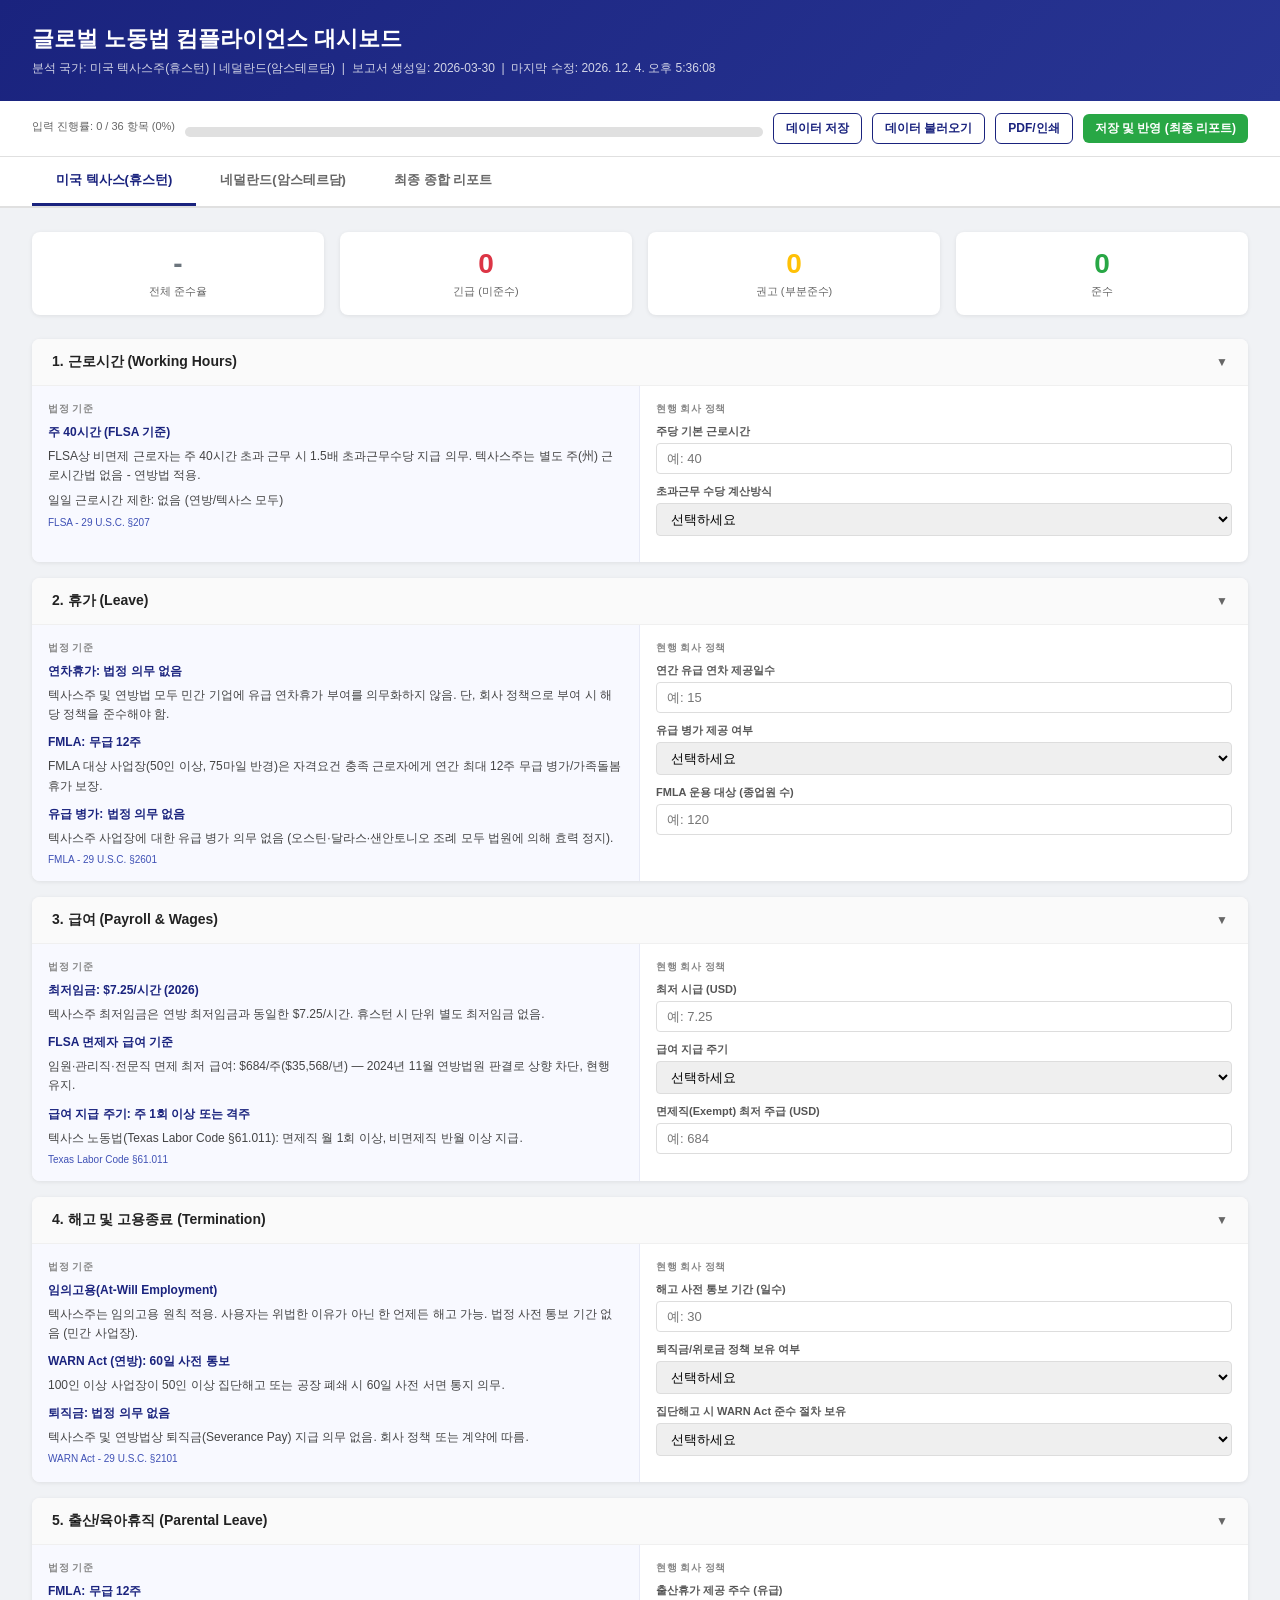
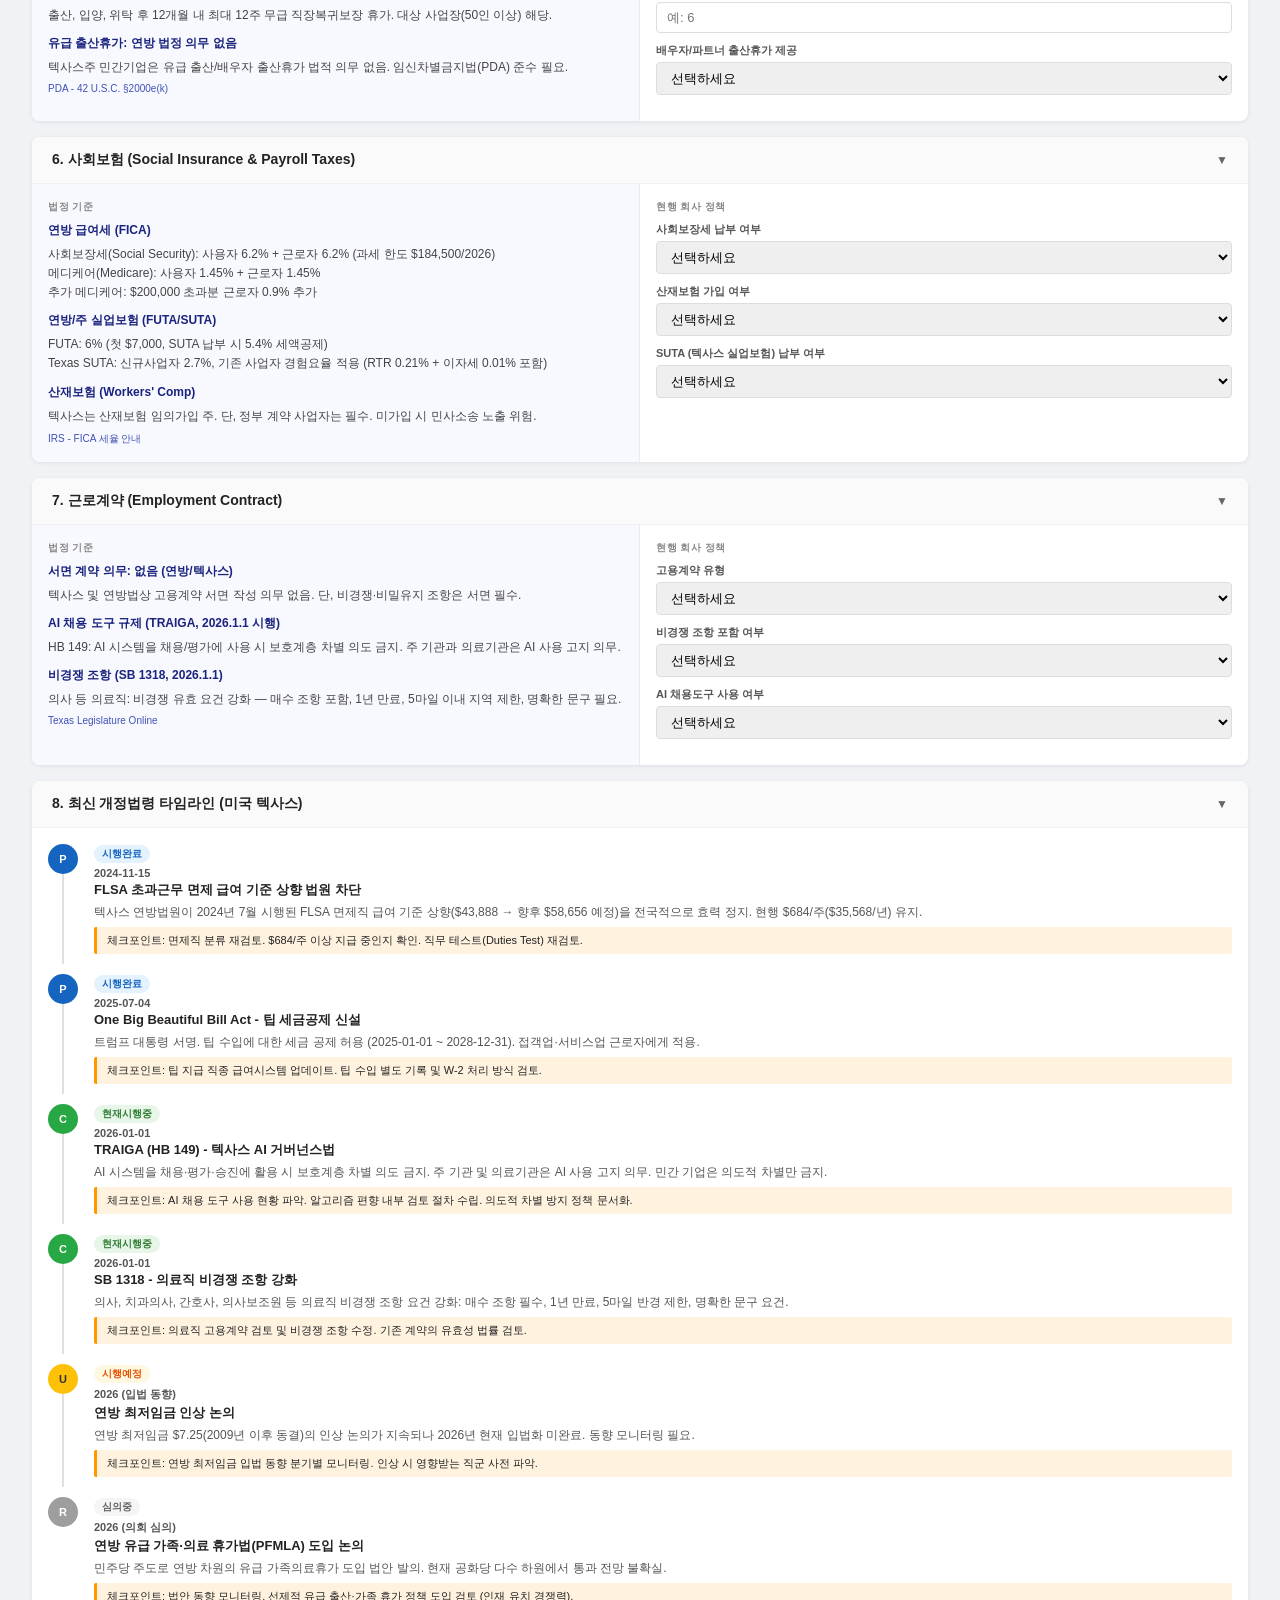
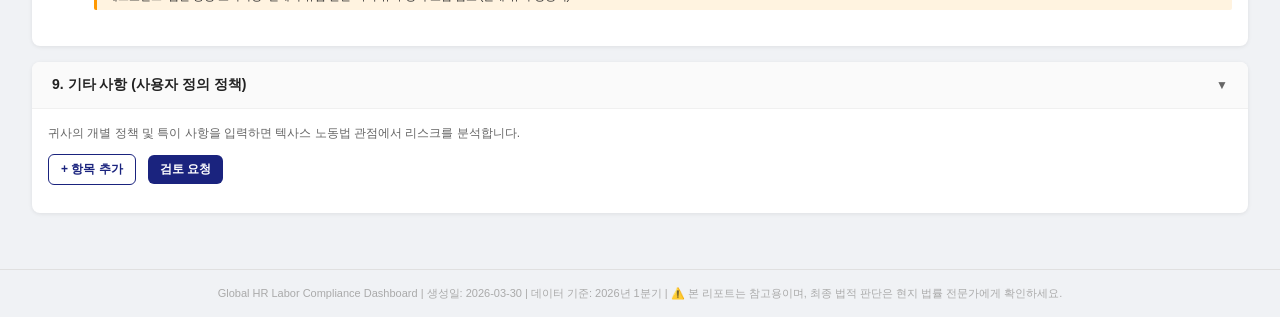
<file: archive_html_초기버전/compliance-report-USA-NL-2026-03-30.html>
<!DOCTYPE html>
<html lang="ko">
<head>
<meta charset="UTF-8">
<meta name="viewport" content="width=device-width, initial-scale=1.0">
<title>노동법 컴플라이언스 대시보드 - 미국(텍사스) / 네덜란드 | 2026-03-30</title>
<style>
*{box-sizing:border-box;margin:0;padding:0}
body{font-family:'Malgun Gothic','Apple SD Gothic Neo',sans-serif;background:#f0f2f5;color:#222;font-size:14px}
.header{background:linear-gradient(135deg,#1a237e,#283593);color:#fff;padding:24px 32px}
.header h1{font-size:22px;font-weight:700;margin-bottom:6px}
.header p{font-size:12px;opacity:.8}
.tabs{display:flex;background:#fff;border-bottom:2px solid #e0e0e0;padding:0 32px}
.tab{padding:14px 24px;cursor:pointer;font-size:13px;font-weight:600;border-bottom:3px solid transparent;color:#666;transition:.2s}
.tab.active{color:#1a237e;border-bottom-color:#1a237e}
.tab-content{display:none;padding:24px 32px}
.tab-content.active{display:block}
.summary-grid{display:grid;grid-template-columns:repeat(4,1fr);gap:16px;margin-bottom:24px}
.summary-card{background:#fff;border-radius:8px;padding:16px;text-align:center;box-shadow:0 1px 4px rgba(0,0,0,.08)}
.summary-card .val{font-size:28px;font-weight:700;margin-bottom:4px}
.summary-card .lbl{font-size:11px;color:#666}
.red-val{color:#DC3545}.yellow-val{color:#FFC107}.green-val{color:#28A745}.gray-val{color:#6C757D}
.section{background:#fff;border-radius:8px;margin-bottom:16px;box-shadow:0 1px 4px rgba(0,0,0,.08);overflow:hidden}
.section-header{display:flex;justify-content:space-between;align-items:center;padding:14px 20px;cursor:pointer;border-bottom:1px solid #f0f0f0;background:#fafafa}
.section-header h3{font-size:14px;font-weight:700}
.toggle-icon{font-size:12px;color:#666}
.section-body{padding:0}
.comparison-row{display:grid;grid-template-columns:1fr 1fr;border-bottom:1px solid #f5f5f5}
.comparison-row:last-child{border-bottom:none}
.col-legal{padding:16px;background:#f8f9ff;border-right:1px solid #e8eaf6}
.col-policy{padding:16px}
.col-label{font-size:10px;font-weight:700;text-transform:uppercase;color:#888;margin-bottom:8px;letter-spacing:.5px}
.col-legal h4{font-size:12px;font-weight:700;color:#1a237e;margin-bottom:6px}
.col-legal p{font-size:12px;color:#444;line-height:1.6}
.col-legal .law-ref{font-size:10px;color:#5c6bc0;margin-top:6px}
.col-legal a{color:#3f51b5;text-decoration:none}
.col-legal a:hover{text-decoration:underline}
.form-group{margin-bottom:10px}
.form-group label{display:block;font-size:11px;font-weight:600;color:#555;margin-bottom:4px}
input[type=number],input[type=text],input[type=date],select,textarea{width:100%;border:1px solid #ddd;border-radius:4px;padding:7px 10px;font-size:13px;font-family:inherit;outline:none;transition:.2s}
input:focus,select:focus,textarea:focus{border-color:#3f51b5;box-shadow:0 0 0 2px rgba(63,81,181,.12)}
.gap-badge{display:inline-flex;align-items:center;gap:6px;padding:4px 10px;border-radius:20px;font-size:11px;font-weight:700;margin-top:8px}
.badge-red{background:#fdecea;color:#DC3545}
.badge-yellow{background:#fff8e1;color:#e65100}
.badge-green{background:#e8f5e9;color:#28A745}
.badge-gray{background:#f5f5f5;color:#6C757D}
.gap-desc{font-size:11px;color:#555;margin-top:6px;line-height:1.5;padding:8px;background:#fffde7;border-left:3px solid #FFC107;border-radius:2px}
.gap-desc.critical{background:#fdecea;border-left-color:#DC3545}
.gap-desc.ok{background:#e8f5e9;border-left-color:#28A745}
.btn{padding:9px 18px;border:none;border-radius:6px;font-size:13px;font-weight:600;cursor:pointer;font-family:inherit}
.btn-primary{background:#1a237e;color:#fff}
.btn-secondary{background:#fff;color:#1a237e;border:1px solid #1a237e}
.btn-success{background:#28A745;color:#fff}
.btn-danger{background:#DC3545;color:#fff}
.btn-sm{padding:6px 12px;font-size:12px}
.btn-bar{display:flex;gap:10px;flex-wrap:wrap;margin:16px 0}
.progress-bar-wrap{background:#e0e0e0;border-radius:10px;height:10px;overflow:hidden;margin-top:6px}
.progress-bar-fill{height:100%;background:linear-gradient(90deg,#1a237e,#42a5f5);transition:.5s}
.progress-info{font-size:11px;color:#666;margin-bottom:4px}
.timeline{padding:16px}
.timeline-item{display:flex;gap:16px;margin-bottom:20px;position:relative}
.timeline-item:not(:last-child)::after{content:'';position:absolute;left:14px;top:30px;bottom:-10px;width:2px;background:#e0e0e0}
.tl-dot{width:30px;height:30px;border-radius:50%;display:flex;align-items:center;justify-content:center;font-size:11px;font-weight:700;flex-shrink:0;color:#fff}
.tl-past{background:#1565c0}.tl-current{background:#28A745}.tl-upcoming{background:#FFC107;color:#333}.tl-review{background:#9E9E9E}
.tl-content{flex:1}
.tl-date{font-size:11px;font-weight:700;color:#555;margin-bottom:2px}
.tl-title{font-size:13px;font-weight:700;margin-bottom:4px}
.tl-desc{font-size:12px;color:#555;line-height:1.5}
.tl-checkpoint{font-size:11px;background:#fff3e0;border-left:3px solid #FF9800;padding:6px 10px;margin-top:6px;border-radius:2px}
.tl-status{font-size:10px;padding:2px 8px;border-radius:10px;display:inline-block;margin-bottom:4px;font-weight:700}
.status-past{background:#e3f2fd;color:#1565c0}
.status-current{background:#e8f5e9;color:#2e7d32}
.status-upcoming{background:#fff8e1;color:#e65100}
.status-review{background:#f5f5f5;color:#616161}
.custom-section{padding:16px}
.custom-entry{background:#f8f9ff;border:1px solid #e8eaf6;border-radius:6px;padding:12px;margin-bottom:12px;position:relative}
.custom-entry .remove-btn{position:absolute;top:8px;right:8px;background:none;border:none;cursor:pointer;color:#aaa;font-size:16px}
.risk-result{margin-top:10px;padding:10px;border-radius:4px;font-size:12px;line-height:1.6}
.risk-high{background:#fdecea;border-left:3px solid #DC3545}
.risk-medium{background:#fff8e1;border-left:3px solid #FFC107}
.risk-low{background:#e8f5e9;border-left:3px solid #28A745}
.final-report{background:#fff;border-radius:8px;padding:24px;box-shadow:0 1px 4px rgba(0,0,0,.08);display:none}
.final-report.show{display:block}
.report-table{width:100%;border-collapse:collapse;margin:16px 0;font-size:12px}
.report-table th{background:#1a237e;color:#fff;padding:10px 12px;text-align:left}
.report-table td{padding:9px 12px;border-bottom:1px solid #e0e0e0}
.report-table tr:hover td{background:#f5f5f5}
.action-item{padding:12px 16px;border-radius:6px;margin-bottom:10px;font-size:12px;line-height:1.6}
.action-critical{background:#fdecea;border-left:4px solid #DC3545}
.action-advisory{background:#fff8e1;border-left:4px solid #FFC107}
.timestamp{font-size:11px;color:#888;margin-top:4px}
.country-badge{display:inline-block;padding:2px 8px;border-radius:10px;font-size:10px;font-weight:700;margin-left:8px}
.badge-us{background:#e3f2fd;color:#1565c0}
.badge-nl{background:#fff3e0;color:#e65100}
@media print{
  .tabs,.btn-bar,button{display:none!important}
  .tab-content{display:block!important}
  .section-body{display:block!important}
  body{background:#fff}
  .section{box-shadow:none;border:1px solid #ddd}
}
</style>
</head>
<body>

<div class="header">
  <h1>글로벌 노동법 컴플라이언스 대시보드</h1>
  <p>분석 국가: 미국 텍사스주(휴스턴) | 네덜란드(암스테르담) &nbsp;|&nbsp; 보고서 생성일: 2026-03-30 &nbsp;|&nbsp; <span id="lastSaved">마지막 저장: -</span></p>
</div>

<div style="background:#fff;padding:12px 32px;border-bottom:1px solid #e0e0e0;display:flex;gap:10px;flex-wrap:wrap;align-items:center">
  <span id="progressInfo" class="progress-info">입력 진행률: 0 / 0 항목</span>
  <div style="flex:1;min-width:200px">
    <div class="progress-bar-wrap"><div class="progress-bar-fill" id="progressBar" style="width:0%"></div></div>
  </div>
  <button class="btn btn-secondary btn-sm" onclick="saveData()">데이터 저장</button>
  <button class="btn btn-secondary btn-sm" onclick="loadData()">데이터 불러오기</button>
  <button class="btn btn-secondary btn-sm" onclick="window.print()">PDF/인쇄</button>
  <button class="btn btn-success btn-sm" onclick="generateFinalReport()">저장 및 반영 (최종 리포트)</button>
</div>

<div class="tabs">
  <div class="tab active" onclick="switchTab('us')">미국 텍사스(휴스턴)</div>
  <div class="tab" onclick="switchTab('nl')">네덜란드(암스테르담)</div>
  <div class="tab" onclick="switchTab('final')">최종 종합 리포트</div>
</div>

<!-- ==================== 미국 탭 ==================== -->
<div class="tab-content active" id="tab-us">

  <div class="summary-grid">
    <div class="summary-card"><div class="val gray-val" id="us-rate">-</div><div class="lbl">전체 준수율</div></div>
    <div class="summary-card"><div class="val red-val" id="us-red">0</div><div class="lbl">긴급 (미준수)</div></div>
    <div class="summary-card"><div class="val yellow-val" id="us-yellow">0</div><div class="lbl">권고 (부분준수)</div></div>
    <div class="summary-card"><div class="val green-val" id="us-green">0</div><div class="lbl">준수</div></div>
  </div>

  <!-- 1. 근로시간 -->
  <div class="section">
    <div class="section-header" onclick="toggleSection(this)">
      <h3>1. 근로시간 (Working Hours)</h3>
      <span class="toggle-icon">▼</span>
    </div>
    <div class="section-body">
      <div class="comparison-row">
        <div class="col-legal">
          <div class="col-label">법정 기준</div>
          <h4>주 40시간 (FLSA 기준)</h4>
          <p>FLSA상 비면제 근로자는 주 40시간 초과 근무 시 1.5배 초과근무수당 지급 의무. 텍사스주는 별도 주(州) 근로시간법 없음 - 연방법 적용.</p>
          <p style="margin-top:6px">일일 근로시간 제한: 없음 (연방/텍사스 모두)</p>
          <div class="law-ref"><a href="https://www.dol.gov/agencies/whd/flsa" target="_blank">FLSA - 29 U.S.C. §207</a></div>
        </div>
        <div class="col-policy">
          <div class="col-label">현행 회사 정책</div>
          <div class="form-group">
            <label>주당 기본 근로시간</label>
            <input type="number" id="us-wh-hours" placeholder="예: 40" min="1" max="80" oninput="analyzeUS()">
          </div>
          <div class="form-group">
            <label>초과근무 수당 계산방식</label>
            <select id="us-wh-ot" onchange="analyzeUS()">
              <option value="">선택하세요</option>
              <option value="1.5x">1.5배 (FLSA 기준 준수)</option>
              <option value="2x">2배 이상</option>
              <option value="straight">일반시급과 동일 (미지급)</option>
              <option value="comp">보상휴가로 대체</option>
            </select>
          </div>
          <div id="us-wh-gap"></div>
        </div>
      </div>
    </div>
  </div>

  <!-- 2. 휴가 -->
  <div class="section">
    <div class="section-header" onclick="toggleSection(this)">
      <h3>2. 휴가 (Leave)</h3>
      <span class="toggle-icon">▼</span>
    </div>
    <div class="section-body">
      <div class="comparison-row">
        <div class="col-legal">
          <div class="col-label">법정 기준</div>
          <h4>연차휴가: 법정 의무 없음</h4>
          <p>텍사스주 및 연방법 모두 민간 기업에 유급 연차휴가 부여를 의무화하지 않음. 단, 회사 정책으로 부여 시 해당 정책을 준수해야 함.</p>
          <h4 style="margin-top:10px">FMLA: 무급 12주</h4>
          <p>FMLA 대상 사업장(50인 이상, 75마일 반경)은 자격요건 충족 근로자에게 연간 최대 12주 무급 병가/가족돌봄 휴가 보장.</p>
          <h4 style="margin-top:10px">유급 병가: 법정 의무 없음</h4>
          <p>텍사스주 사업장에 대한 유급 병가 의무 없음 (오스틴·달라스·샌안토니오 조례 모두 법원에 의해 효력 정지).</p>
          <div class="law-ref"><a href="https://www.dol.gov/agencies/whd/fmla" target="_blank">FMLA - 29 U.S.C. §2601</a></div>
        </div>
        <div class="col-policy">
          <div class="col-label">현행 회사 정책</div>
          <div class="form-group">
            <label>연간 유급 연차 제공일수</label>
            <input type="number" id="us-lv-days" placeholder="예: 15" min="0" oninput="analyzeUS()">
          </div>
          <div class="form-group">
            <label>유급 병가 제공 여부</label>
            <select id="us-lv-sick" onchange="analyzeUS()">
              <option value="">선택하세요</option>
              <option value="yes">제공함</option>
              <option value="no">제공하지 않음</option>
            </select>
          </div>
          <div class="form-group">
            <label>FMLA 운용 대상 (종업원 수)</label>
            <input type="number" id="us-lv-fmla" placeholder="예: 120" min="0" oninput="analyzeUS()">
          </div>
          <div id="us-lv-gap"></div>
        </div>
      </div>
    </div>
  </div>

  <!-- 3. 급여 -->
  <div class="section">
    <div class="section-header" onclick="toggleSection(this)">
      <h3>3. 급여 (Payroll &amp; Wages)</h3>
      <span class="toggle-icon">▼</span>
    </div>
    <div class="section-body">
      <div class="comparison-row">
        <div class="col-legal">
          <div class="col-label">법정 기준</div>
          <h4>최저임금: $7.25/시간 (2026)</h4>
          <p>텍사스주 최저임금은 연방 최저임금과 동일한 $7.25/시간. 휴스턴 시 단위 별도 최저임금 없음.</p>
          <h4 style="margin-top:10px">FLSA 면제자 급여 기준</h4>
          <p>임원·관리직·전문직 면제 최저 급여: $684/주($35,568/년) — 2024년 11월 연방법원 판결로 상향 차단, 현행 유지.</p>
          <h4 style="margin-top:10px">급여 지급 주기: 주 1회 이상 또는 격주</h4>
          <p>텍사스 노동법(Texas Labor Code §61.011): 면제직 월 1회 이상, 비면제직 반월 이상 지급.</p>
          <div class="law-ref"><a href="https://statutes.capitol.texas.gov/Docs/LA/htm/LA.61.htm" target="_blank">Texas Labor Code §61.011</a></div>
        </div>
        <div class="col-policy">
          <div class="col-label">현행 회사 정책</div>
          <div class="form-group">
            <label>최저 시급 (USD)</label>
            <input type="number" id="us-py-minwage" placeholder="예: 7.25" step="0.01" oninput="analyzeUS()">
          </div>
          <div class="form-group">
            <label>급여 지급 주기</label>
            <select id="us-py-freq" onchange="analyzeUS()">
              <option value="">선택하세요</option>
              <option value="weekly">주 1회</option>
              <option value="biweekly">격주 (2주 1회)</option>
              <option value="semimonthly">반월 (월 2회)</option>
              <option value="monthly">월 1회</option>
            </select>
          </div>
          <div class="form-group">
            <label>면제직(Exempt) 최저 주급 (USD)</label>
            <input type="number" id="us-py-exempt" placeholder="예: 684" step="1" oninput="analyzeUS()">
          </div>
          <div id="us-py-gap"></div>
        </div>
      </div>
    </div>
  </div>

  <!-- 4. 해고/고용종료 -->
  <div class="section">
    <div class="section-header" onclick="toggleSection(this)">
      <h3>4. 해고 및 고용종료 (Termination)</h3>
      <span class="toggle-icon">▼</span>
    </div>
    <div class="section-body">
      <div class="comparison-row">
        <div class="col-legal">
          <div class="col-label">법정 기준</div>
          <h4>임의고용(At-Will Employment)</h4>
          <p>텍사스주는 임의고용 원칙 적용. 사용자는 위법한 이유가 아닌 한 언제든 해고 가능. 법정 사전 통보 기간 없음 (민간 사업장).</p>
          <h4 style="margin-top:10px">WARN Act (연방): 60일 사전 통보</h4>
          <p>100인 이상 사업장이 50인 이상 집단해고 또는 공장 폐쇄 시 60일 사전 서면 통지 의무.</p>
          <h4 style="margin-top:10px">퇴직금: 법정 의무 없음</h4>
          <p>텍사스주 및 연방법상 퇴직금(Severance Pay) 지급 의무 없음. 회사 정책 또는 계약에 따름.</p>
          <div class="law-ref"><a href="https://www.dol.gov/agencies/eta/layoffs/warn" target="_blank">WARN Act - 29 U.S.C. §2101</a></div>
        </div>
        <div class="col-policy">
          <div class="col-label">현행 회사 정책</div>
          <div class="form-group">
            <label>해고 사전 통보 기간 (일수)</label>
            <input type="number" id="us-tm-notice" placeholder="예: 30" min="0" oninput="analyzeUS()">
          </div>
          <div class="form-group">
            <label>퇴직금/위로금 정책 보유 여부</label>
            <select id="us-tm-sev" onchange="analyzeUS()">
              <option value="">선택하세요</option>
              <option value="yes">있음</option>
              <option value="no">없음</option>
            </select>
          </div>
          <div class="form-group">
            <label>집단해고 시 WARN Act 준수 절차 보유</label>
            <select id="us-tm-warn" onchange="analyzeUS()">
              <option value="">선택하세요</option>
              <option value="yes">있음</option>
              <option value="no">없음</option>
              <option value="na">해당없음 (100인 미만)</option>
            </select>
          </div>
          <div id="us-tm-gap"></div>
        </div>
      </div>
    </div>
  </div>

  <!-- 5. 출산/육아 -->
  <div class="section">
    <div class="section-header" onclick="toggleSection(this)">
      <h3>5. 출산/육아휴직 (Parental Leave)</h3>
      <span class="toggle-icon">▼</span>
    </div>
    <div class="section-body">
      <div class="comparison-row">
        <div class="col-legal">
          <div class="col-label">법정 기준</div>
          <h4>FMLA: 무급 12주</h4>
          <p>출산, 입양, 위탁 후 12개월 내 최대 12주 무급 직장복귀보장 휴가. 대상 사업장(50인 이상) 해당.</p>
          <h4 style="margin-top:10px">유급 출산휴가: 연방 법정 의무 없음</h4>
          <p>텍사스주 민간기업은 유급 출산/배우자 출산휴가 법적 의무 없음. 임신차별금지법(PDA) 준수 필요.</p>
          <div class="law-ref"><a href="https://www.eeoc.gov/pregnancy-discrimination" target="_blank">PDA - 42 U.S.C. §2000e(k)</a></div>
        </div>
        <div class="col-policy">
          <div class="col-label">현행 회사 정책</div>
          <div class="form-group">
            <label>출산휴가 제공 주수 (유급)</label>
            <input type="number" id="us-pl-weeks" placeholder="예: 6" min="0" oninput="analyzeUS()">
          </div>
          <div class="form-group">
            <label>배우자/파트너 출산휴가 제공</label>
            <select id="us-pl-partner" onchange="analyzeUS()">
              <option value="">선택하세요</option>
              <option value="yes">제공함</option>
              <option value="no">제공하지 않음</option>
            </select>
          </div>
          <div id="us-pl-gap"></div>
        </div>
      </div>
    </div>
  </div>

  <!-- 6. 사회보험 -->
  <div class="section">
    <div class="section-header" onclick="toggleSection(this)">
      <h3>6. 사회보험 (Social Insurance &amp; Payroll Taxes)</h3>
      <span class="toggle-icon">▼</span>
    </div>
    <div class="section-body">
      <div class="comparison-row">
        <div class="col-legal">
          <div class="col-label">법정 기준</div>
          <h4>연방 급여세 (FICA)</h4>
          <p>사회보장세(Social Security): 사용자 6.2% + 근로자 6.2% (과세 한도 $184,500/2026)<br>
          메디케어(Medicare): 사용자 1.45% + 근로자 1.45%<br>
          추가 메디케어: $200,000 초과분 근로자 0.9% 추가</p>
          <h4 style="margin-top:10px">연방/주 실업보험 (FUTA/SUTA)</h4>
          <p>FUTA: 6% (첫 $7,000, SUTA 납부 시 5.4% 세액공제)<br>
          Texas SUTA: 신규사업자 2.7%, 기존 사업자 경험요율 적용 (RTR 0.21% + 이자세 0.01% 포함)</p>
          <h4 style="margin-top:10px">산재보험 (Workers' Comp)</h4>
          <p>텍사스는 산재보험 임의가입 주. 단, 정부 계약 사업자는 필수. 미가입 시 민사소송 노출 위험.</p>
          <div class="law-ref"><a href="https://www.irs.gov/taxtopics/tc751" target="_blank">IRS - FICA 세율 안내</a></div>
        </div>
        <div class="col-policy">
          <div class="col-label">현행 회사 정책</div>
          <div class="form-group">
            <label>사회보장세 납부 여부</label>
            <select id="us-si-ss" onchange="analyzeUS()">
              <option value="">선택하세요</option>
              <option value="yes">납부 중 (사용자 6.2%)</option>
              <option value="no">미납부</option>
            </select>
          </div>
          <div class="form-group">
            <label>산재보험 가입 여부</label>
            <select id="us-si-wc" onchange="analyzeUS()">
              <option value="">선택하세요</option>
              <option value="yes">가입함</option>
              <option value="no">미가입</option>
            </select>
          </div>
          <div class="form-group">
            <label>SUTA (텍사스 실업보험) 납부 여부</label>
            <select id="us-si-suta" onchange="analyzeUS()">
              <option value="">선택하세요</option>
              <option value="yes">납부 중</option>
              <option value="no">미납부</option>
            </select>
          </div>
          <div id="us-si-gap"></div>
        </div>
      </div>
    </div>
  </div>

  <!-- 7. 근로계약 -->
  <div class="section">
    <div class="section-header" onclick="toggleSection(this)">
      <h3>7. 근로계약 (Employment Contract)</h3>
      <span class="toggle-icon">▼</span>
    </div>
    <div class="section-body">
      <div class="comparison-row">
        <div class="col-legal">
          <div class="col-label">법정 기준</div>
          <h4>서면 계약 의무: 없음 (연방/텍사스)</h4>
          <p>텍사스 및 연방법상 고용계약 서면 작성 의무 없음. 단, 비경쟁·비밀유지 조항은 서면 필수.</p>
          <h4 style="margin-top:10px">AI 채용 도구 규제 (TRAIGA, 2026.1.1 시행)</h4>
          <p>HB 149: AI 시스템을 채용/평가에 사용 시 보호계층 차별 의도 금지. 주 기관과 의료기관은 AI 사용 고지 의무.</p>
          <h4 style="margin-top:10px">비경쟁 조항 (SB 1318, 2026.1.1)</h4>
          <p>의사 등 의료직: 비경쟁 유효 요건 강화 — 매수 조항 포함, 1년 만료, 5마일 이내 지역 제한, 명확한 문구 필요.</p>
          <div class="law-ref"><a href="https://legis.state.tx.us/" target="_blank">Texas Legislature Online</a></div>
        </div>
        <div class="col-policy">
          <div class="col-label">현행 회사 정책</div>
          <div class="form-group">
            <label>고용계약 유형</label>
            <select id="us-ct-type" onchange="analyzeUS()">
              <option value="">선택하세요</option>
              <option value="atwill">임의고용(At-Will) 서면 명시</option>
              <option value="fixed">기간제 계약</option>
              <option value="none">서면 계약 없음</option>
            </select>
          </div>
          <div class="form-group">
            <label>비경쟁 조항 포함 여부</label>
            <select id="us-ct-noncomp" onchange="analyzeUS()">
              <option value="">선택하세요</option>
              <option value="yes">포함됨</option>
              <option value="no">없음</option>
            </select>
          </div>
          <div class="form-group">
            <label>AI 채용도구 사용 여부</label>
            <select id="us-ct-ai" onchange="analyzeUS()">
              <option value="">선택하세요</option>
              <option value="yes">사용함</option>
              <option value="no">미사용</option>
            </select>
          </div>
          <div id="us-ct-gap"></div>
        </div>
      </div>
    </div>
  </div>

  <!-- 8. 개정법령 타임라인 -->
  <div class="section">
    <div class="section-header" onclick="toggleSection(this)">
      <h3>8. 최신 개정법령 타임라인 (미국 텍사스)</h3>
      <span class="toggle-icon">▼</span>
    </div>
    <div class="section-body">
      <div class="timeline">

        <div class="timeline-item">
          <div class="tl-dot tl-past">P</div>
          <div class="tl-content">
            <div class="tl-status status-past">시행완료</div>
            <div class="tl-date">2024-11-15</div>
            <div class="tl-title">FLSA 초과근무 면제 급여 기준 상향 법원 차단</div>
            <div class="tl-desc">텍사스 연방법원이 2024년 7월 시행된 FLSA 면제직 급여 기준 상향($43,888 → 향후 $58,656 예정)을 전국적으로 효력 정지. 현행 $684/주($35,568/년) 유지.</div>
            <div class="tl-checkpoint">체크포인트: 면제직 분류 재검토. $684/주 이상 지급 중인지 확인. 직무 테스트(Duties Test) 재검토.</div>
          </div>
        </div>

        <div class="timeline-item">
          <div class="tl-dot tl-past">P</div>
          <div class="tl-content">
            <div class="tl-status status-past">시행완료</div>
            <div class="tl-date">2025-07-04</div>
            <div class="tl-title">One Big Beautiful Bill Act - 팁 세금공제 신설</div>
            <div class="tl-desc">트럼프 대통령 서명. 팁 수입에 대한 세금 공제 허용 (2025-01-01 ~ 2028-12-31). 접객업·서비스업 근로자에게 적용.</div>
            <div class="tl-checkpoint">체크포인트: 팁 지급 직종 급여시스템 업데이트. 팁 수입 별도 기록 및 W-2 처리 방식 검토.</div>
          </div>
        </div>

        <div class="timeline-item">
          <div class="tl-dot tl-current">C</div>
          <div class="tl-content">
            <div class="tl-status status-current">현재시행중</div>
            <div class="tl-date">2026-01-01</div>
            <div class="tl-title">TRAIGA (HB 149) - 텍사스 AI 거버넌스법</div>
            <div class="tl-desc">AI 시스템을 채용·평가·승진에 활용 시 보호계층 차별 의도 금지. 주 기관 및 의료기관은 AI 사용 고지 의무. 민간 기업은 의도적 차별만 금지.</div>
            <div class="tl-checkpoint">체크포인트: AI 채용 도구 사용 현황 파악. 알고리즘 편향 내부 검토 절차 수립. 의도적 차별 방지 정책 문서화.</div>
          </div>
        </div>

        <div class="timeline-item">
          <div class="tl-dot tl-current">C</div>
          <div class="tl-content">
            <div class="tl-status status-current">현재시행중</div>
            <div class="tl-date">2026-01-01</div>
            <div class="tl-title">SB 1318 - 의료직 비경쟁 조항 강화</div>
            <div class="tl-desc">의사, 치과의사, 간호사, 의사보조원 등 의료직 비경쟁 조항 요건 강화: 매수 조항 필수, 1년 만료, 5마일 반경 제한, 명확한 문구 요건.</div>
            <div class="tl-checkpoint">체크포인트: 의료직 고용계약 검토 및 비경쟁 조항 수정. 기존 계약의 유효성 법률 검토.</div>
          </div>
        </div>

        <div class="timeline-item">
          <div class="tl-dot tl-upcoming">U</div>
          <div class="tl-content">
            <div class="tl-status status-upcoming">시행예정</div>
            <div class="tl-date">2026 (입법 동향)</div>
            <div class="tl-title">연방 최저임금 인상 논의</div>
            <div class="tl-desc">연방 최저임금 $7.25(2009년 이후 동결)의 인상 논의가 지속되나 2026년 현재 입법화 미완료. 동향 모니터링 필요.</div>
            <div class="tl-checkpoint">체크포인트: 연방 최저임금 입법 동향 분기별 모니터링. 인상 시 영향받는 직군 사전 파악.</div>
          </div>
        </div>

        <div class="timeline-item">
          <div class="tl-dot tl-review">R</div>
          <div class="tl-content">
            <div class="tl-status status-review">심의중</div>
            <div class="tl-date">2026 (의회 심의)</div>
            <div class="tl-title">연방 유급 가족·의료 휴가법(PFMLA) 도입 논의</div>
            <div class="tl-desc">민주당 주도로 연방 차원의 유급 가족의료휴가 도입 법안 발의. 현재 공화당 다수 하원에서 통과 전망 불확실.</div>
            <div class="tl-checkpoint">체크포인트: 법안 동향 모니터링. 선제적 유급 출산·가족 휴가 정책 도입 검토 (인재 유치 경쟁력).</div>
          </div>
        </div>

      </div>
    </div>
  </div>

  <!-- 9. 기타 사항 -->
  <div class="section">
    <div class="section-header" onclick="toggleSection(this)">
      <h3>9. 기타 사항 (사용자 정의 정책)</h3>
      <span class="toggle-icon">▼</span>
    </div>
    <div class="section-body">
      <div class="custom-section">
        <p style="font-size:12px;color:#666;margin-bottom:12px">귀사의 개별 정책 및 특이 사항을 입력하면 텍사스 노동법 관점에서 리스크를 분석합니다.</p>
        <div id="us-custom-entries"></div>
        <button class="btn btn-secondary btn-sm" onclick="addCustomEntry('us')">+ 항목 추가</button>
        <button class="btn btn-primary btn-sm" style="margin-left:8px" onclick="reviewCustom('us')">검토 요청</button>
        <div id="us-custom-result" style="margin-top:12px"></div>
      </div>
    </div>
  </div>

</div><!-- end tab-us -->

<!-- ==================== 네덜란드 탭 ==================== -->
<div class="tab-content" id="tab-nl">

  <div class="summary-grid">
    <div class="summary-card"><div class="val gray-val" id="nl-rate">-</div><div class="lbl">전체 준수율</div></div>
    <div class="summary-card"><div class="val red-val" id="nl-red">0</div><div class="lbl">긴급 (미준수)</div></div>
    <div class="summary-card"><div class="val yellow-val" id="nl-yellow">0</div><div class="lbl">권고 (부분준수)</div></div>
    <div class="summary-card"><div class="val green-val" id="nl-green">0</div><div class="lbl">준수</div></div>
  </div>

  <!-- 1. 근로시간 -->
  <div class="section">
    <div class="section-header" onclick="toggleSection(this)">
      <h3>1. 근로시간 (Arbeidstijdenwet)</h3>
      <span class="toggle-icon">▼</span>
    </div>
    <div class="section-body">
      <div class="comparison-row">
        <div class="col-legal">
          <div class="col-label">법정 기준</div>
          <h4>주 최대 60시간 / 평균 48시간</h4>
          <p>네덜란드 근로시간법(ATW): 일 최대 12시간, 주 최대 60시간. 16주 기준 주 평균 48시간 이하 유지 의무.</p>
          <p style="margin-top:6px">일반 근로계약: 주 36~40시간. 초과근무 수당은 단체협약(CAO)에 따름.</p>
          <div class="law-ref"><a href="https://wetten.overheid.nl/BWBR0007671" target="_blank">Arbeidstijdenwet (ATW)</a></div>
        </div>
        <div class="col-policy">
          <div class="col-label">현행 회사 정책</div>
          <div class="form-group">
            <label>주당 기본 근로시간</label>
            <input type="number" id="nl-wh-hours" placeholder="예: 40" min="1" max="60" oninput="analyzeNL()">
          </div>
          <div class="form-group">
            <label>초과근무 수당 지급 여부</label>
            <select id="nl-wh-ot" onchange="analyzeNL()">
              <option value="">선택하세요</option>
              <option value="yes">지급함 (CAO 또는 사내규정)</option>
              <option value="comp">보상휴가로 대체</option>
              <option value="no">지급 안 함</option>
            </select>
          </div>
          <div id="nl-wh-gap"></div>
        </div>
      </div>
    </div>
  </div>

  <!-- 2. 휴가 -->
  <div class="section">
    <div class="section-header" onclick="toggleSection(this)">
      <h3>2. 휴가 (Vakantie &amp; Verlof)</h3>
      <span class="toggle-icon">▼</span>
    </div>
    <div class="section-body">
      <div class="comparison-row">
        <div class="col-legal">
          <div class="col-label">법정 기준</div>
          <h4>연차: 최소 20일 (주 5일 기준)</h4>
          <p>BW 7:634조: 주당 근로일수 × 4배의 법정 최소 유급 휴가. 주 5일 근무 시 최소 20일.</p>
          <h4 style="margin-top:10px">휴가 수당(Vakantiegeld): 총 급여의 8% 이상</h4>
          <p>고용주는 매년 5월 전후 연간 총급여의 최소 8%를 휴가 수당으로 지급. 월 급여에 포함 지급 가능(계약 명시 시).</p>
          <h4 style="margin-top:10px">법정 연차 소멸: 다음 해 7월 1일</h4>
          <p>법정 최소 연차는 부여 후 6개월(다음 해 7월 1일)에 소멸. 초과 연차는 5년간 유효.</p>
          <div class="law-ref"><a href="https://wetten.overheid.nl/BWBR0005290" target="_blank">Burgerlijk Wetboek Boek 7 Art.634</a></div>
        </div>
        <div class="col-policy">
          <div class="col-label">현행 회사 정책</div>
          <div class="form-group">
            <label>연간 유급 연차 일수</label>
            <input type="number" id="nl-lv-days" placeholder="예: 25" min="0" oninput="analyzeNL()">
          </div>
          <div class="form-group">
            <label>휴가 수당(8%) 지급 방식</label>
            <select id="nl-lv-va" onchange="analyzeNL()">
              <option value="">선택하세요</option>
              <option value="annual">연 1회 별도 지급 (5월)</option>
              <option value="monthly">월 급여에 포함 지급</option>
              <option value="none">별도 지급 안 함</option>
            </select>
          </div>
          <div id="nl-lv-gap"></div>
        </div>
      </div>
    </div>
  </div>

  <!-- 3. 급여 -->
  <div class="section">
    <div class="section-header" onclick="toggleSection(this)">
      <h3>3. 급여 (Loon &amp; Minimumloon)</h3>
      <span class="toggle-icon">▼</span>
    </div>
    <div class="section-body">
      <div class="comparison-row">
        <div class="col-legal">
          <div class="col-label">법정 기준</div>
          <h4>최저임금: €14.71/시간 (2026 상반기)</h4>
          <p>21세 이상 기준. 6개월마다 조정. 2026년 1월 1일부터 시간당 최저임금제 전면 적용 (Wet minimumloon 개정).</p>
          <p style="margin-top:6px">20세: €11.77 / 19세: €8.83 / 18세: €7.36</p>
          <h4 style="margin-top:10px">급여 지급 주기: 월 1회 이상</h4>
          <p>BW 7:623조: 급여는 월 1회 이상 지급. 통상 말일 또는 25일 지급.</p>
          <div class="law-ref"><a href="https://www.government.nl/topics/minimum-wage" target="_blank">Wet minimumloon en minimumvakantiebijslag</a></div>
        </div>
        <div class="col-policy">
          <div class="col-label">현행 회사 정책</div>
          <div class="form-group">
            <label>최저 시급 (EUR)</label>
            <input type="number" id="nl-py-minwage" placeholder="예: 14.71" step="0.01" oninput="analyzeNL()">
          </div>
          <div class="form-group">
            <label>급여 지급 주기</label>
            <select id="nl-py-freq" onchange="analyzeNL()">
              <option value="">선택하세요</option>
              <option value="monthly">월 1회</option>
              <option value="biweekly">격주</option>
              <option value="weekly">주 1회</option>
            </select>
          </div>
          <div id="nl-py-gap"></div>
        </div>
      </div>
    </div>
  </div>

  <!-- 4. 해고 -->
  <div class="section">
    <div class="section-header" onclick="toggleSection(this)">
      <h3>4. 해고 및 전환수당 (Ontslag &amp; Transitievergoeding)</h3>
      <span class="toggle-icon">▼</span>
    </div>
    <div class="section-body">
      <div class="comparison-row">
        <div class="col-legal">
          <div class="col-label">법정 기준</div>
          <h4>사전 통보 기간 (Opzegtermijn)</h4>
          <p>근속 0~5년: 1개월 / 5~10년: 2개월 / 10~15년: 3개월 / 15년 이상: 4개월. 사용자 기준.</p>
          <h4 style="margin-top:10px">전환수당 (Transitievergoeding)</h4>
          <p>사용자 귀책 해고 시 의무 지급. 근속 연수 × 월급의 1/3. 2026년 최대 €102,000.</p>
          <p style="margin-top:6px">단, 중대 귀책(ernstig verwijtbaar) 해고 또는 상호 합의 해고(VSO) 시 지급 불요.</p>
          <h4 style="margin-top:10px">해고 경로</h4>
          <p>경영상 해고: UWV 허가 필요 / 개인 귀책: 법원(kantonrechter) 경유 / 상호 합의: VSO 체결</p>
          <div class="law-ref"><a href="https://business.gov.nl/regulations/transition-payment/" target="_blank">Transitievergoeding - BW 7:673</a></div>
        </div>
        <div class="col-policy">
          <div class="col-label">현행 회사 정책</div>
          <div class="form-group">
            <label>해고 사전 통보 기간 (일수)</label>
            <input type="number" id="nl-tm-notice" placeholder="예: 30" min="0" oninput="analyzeNL()">
          </div>
          <div class="form-group">
            <label>전환수당 지급 규정 보유</label>
            <select id="nl-tm-trans" onchange="analyzeNL()">
              <option value="">선택하세요</option>
              <option value="yes">있음 (법정 계산식 준수)</option>
              <option value="partial">있으나 법정 기준 미달</option>
              <option value="no">없음</option>
            </select>
          </div>
          <div id="nl-tm-gap"></div>
        </div>
      </div>
    </div>
  </div>

  <!-- 5. 출산/육아 -->
  <div class="section">
    <div class="section-header" onclick="toggleSection(this)">
      <h3>5. 출산/육아휴직 (Zwangerschaps- en Ouderschapsverlof)</h3>
      <span class="toggle-icon">▼</span>
    </div>
    <div class="section-body">
      <div class="comparison-row">
        <div class="col-legal">
          <div class="col-label">법정 기준</div>
          <h4>출산휴가: 최소 16주 (100% 유급)</h4>
          <p>출산 전 4~6주 + 출산 후 최소 10주. UWV가 최대 €304.25/일 지급 (2026년 기준).</p>
          <h4 style="margin-top:10px">배우자 출산휴가: 1주(100%) + 추가 5주(70%)</h4>
          <p>출산 후 4주 내 1주 유급(100%). 이후 6개월 내 추가 5주(UWV 70% 지급).</p>
          <h4 style="margin-top:10px">육아휴직: 26주 (첫 9주 유급 70%)</h4>
          <p>26주 육아휴직 중 첫 9주는 UWV가 일급의 70% 지급. 나머지 17주 무급. 자녀 8세까지 사용 가능.</p>
          <div class="law-ref"><a href="https://www.uwv.nl/en/individuals/maternity-and-parental-leave" target="_blank">UWV - Zwangerschapsuitkering</a></div>
        </div>
        <div class="col-policy">
          <div class="col-label">현행 회사 정책</div>
          <div class="form-group">
            <label>출산휴가 제공 주수</label>
            <input type="number" id="nl-pl-weeks" placeholder="예: 16" min="0" oninput="analyzeNL()">
          </div>
          <div class="form-group">
            <label>배우자 출산휴가 (최소 1주 유급 제공)</label>
            <select id="nl-pl-partner" onchange="analyzeNL()">
              <option value="">선택하세요</option>
              <option value="yes">제공함 (1주 이상 유급)</option>
              <option value="partial">일부 제공</option>
              <option value="no">제공 안 함</option>
            </select>
          </div>
          <div class="form-group">
            <label>육아휴직 정책 보유 여부</label>
            <select id="nl-pl-parental" onchange="analyzeNL()">
              <option value="">선택하세요</option>
              <option value="yes">있음 (법정 26주 준수)</option>
              <option value="partial">있으나 부분적</option>
              <option value="no">없음</option>
            </select>
          </div>
          <div id="nl-pl-gap"></div>
        </div>
      </div>
    </div>
  </div>

  <!-- 6. 사회보험 -->
  <div class="section">
    <div class="section-header" onclick="toggleSection(this)">
      <h3>6. 사회보험 (Sociale Verzekeringen)</h3>
      <span class="toggle-icon">▼</span>
    </div>
    <div class="section-body">
      <div class="comparison-row">
        <div class="col-legal">
          <div class="col-label">법정 기준</div>
          <h4>국민보험 (Volksverzekeringen) - 근로자 부담</h4>
          <p>AOW(국가연금) + Anw(유족) + WLZ(장기요양): 합계 약 27.65% (과세 한도 €39,296)</p>
          <h4 style="margin-top:10px">근로자보험 (Werknemersverzekeringen) - 사용자 부담</h4>
          <p>WW(실업): ~2.6% / WIA·WAO(장애): ~6.27~7.63% / ZW(상병): ~0.56% (2026 기준, 인상)<br>WGA(복귀지원): 평균 0.96% (2026, 인상)</p>
          <h4 style="margin-top:10px">건강보험 ZVW - 사용자 부담</h4>
          <p>사용자: 소득의 6.51% (최대 €75,864 과세 기준) / 근로자: 연 €1,900 명목 보험료</p>
          <h4 style="margin-top:10px">연금 (Pensioenwet / Wtp)</h4>
          <p>2026.1.1부터 미래연금법(Wtp) 전면 전환. 참가 연령 18세로 하향. DC형 전환 의무.</p>
          <div class="law-ref"><a href="https://business.gov.nl/regulations/employee-insurance-schemes-national-insurance/" target="_blank">Business.gov.nl - 사회보험 안내</a></div>
        </div>
        <div class="col-policy">
          <div class="col-label">현행 회사 정책</div>
          <div class="form-group">
            <label>사용자 ZVW(건강보험) 납부 여부</label>
            <select id="nl-si-zvw" onchange="analyzeNL()">
              <option value="">선택하세요</option>
              <option value="yes">납부 중 (6.51%)</option>
              <option value="partial">부분 납부</option>
              <option value="no">미납부</option>
            </select>
          </div>
          <div class="form-group">
            <label>WIA/WW 사용자 보험료 납부 여부</label>
            <select id="nl-si-wia" onchange="analyzeNL()">
              <option value="">선택하세요</option>
              <option value="yes">납부 중</option>
              <option value="no">미납부</option>
            </select>
          </div>
          <div class="form-group">
            <label>기업연금 가입 여부 (Wtp 기준)</label>
            <select id="nl-si-pen" onchange="analyzeNL()">
              <option value="">선택하세요</option>
              <option value="yes">가입 (18세부터 적용)</option>
              <option value="partial">가입(전환 진행 중)</option>
              <option value="no">미가입</option>
            </select>
          </div>
          <div id="nl-si-gap"></div>
        </div>
      </div>
    </div>
  </div>

  <!-- 7. 근로계약 -->
  <div class="section">
    <div class="section-header" onclick="toggleSection(this)">
      <h3>7. 근로계약 (Arbeidsovereenkomst)</h3>
      <span class="toggle-icon">▼</span>
    </div>
    <div class="section-body">
      <div class="comparison-row">
        <div class="col-legal">
          <div class="col-label">법정 기준</div>
          <h4>계약 연쇄 제한 (Ketenregeling)</h4>
          <p>기간제 계약: 최대 3회 또는 3년 이내. 초과 시 자동으로 무기계약 전환.</p>
          <h4 style="margin-top:10px">영 아워 계약 → 기본계약(Basiscontract)으로 전환</h4>
          <p>2026년 기준, 영 아워(Zero-hours) 계약 폐지 방향. 최소 고정 근로시간 명시 의무화(입법 진행 중).</p>
          <h4 style="margin-top:10px">가짜 자영업(Schijnzelfstandigheid) 규제</h4>
          <p>2025.1.1 세무청 집행 재개. 시급 €36 미만 자영업자는 근로자 추정. 2027년부터 고의 위반 시 과태료.</p>
          <div class="law-ref"><a href="https://business.gov.nl/starting-your-business/starting-as-a-self-employed-professional/avoid-false-self-employment/" target="_blank">DBA 법 - 가짜 자영업 방지</a></div>
        </div>
        <div class="col-policy">
          <div class="col-label">현행 회사 정책</div>
          <div class="form-group">
            <label>계약 유형</label>
            <select id="nl-ct-type" onchange="analyzeNL()">
              <option value="">선택하세요</option>
              <option value="permanent">무기계약 (Onbepaalde tijd)</option>
              <option value="fixed">기간제 (Bepaalde tijd)</option>
              <option value="zerohours">영 아워 계약</option>
              <option value="freelance">프리랜서/ZZP</option>
            </select>
          </div>
          <div class="form-group">
            <label>기간제 계약 횟수 및 총 기간</label>
            <input type="text" id="nl-ct-chain" placeholder="예: 2회, 총 18개월" oninput="analyzeNL()">
          </div>
          <div class="form-group">
            <label>자영업자(ZZP) 활용 시 시급 (EUR)</label>
            <input type="number" id="nl-ct-zzp" placeholder="예: 40" step="0.01" oninput="analyzeNL()">
          </div>
          <div id="nl-ct-gap"></div>
        </div>
      </div>
    </div>
  </div>

  <!-- 8. 개정법령 타임라인 (네덜란드) -->
  <div class="section">
    <div class="section-header" onclick="toggleSection(this)">
      <h3>8. 최신 개정법령 타임라인 (네덜란드)</h3>
      <span class="toggle-icon">▼</span>
    </div>
    <div class="section-body">
      <div class="timeline">

        <div class="timeline-item">
          <div class="tl-dot tl-past">P</div>
          <div class="tl-content">
            <div class="tl-status status-past">시행완료</div>
            <div class="tl-date">2025-01-01</div>
            <div class="tl-title">가짜 자영업 집행 재개 (DBA 집행모라토리엄 종료)</div>
            <div class="tl-desc">세무청(Belastingdienst)이 가짜 자영업(schijnzelfstandigheid) 집행 유예 종료. ZZP 계약 근로자가 실질적 피고용인 여부 집중 점검.</div>
            <div class="tl-checkpoint">체크포인트: 모든 ZZP/프리랜서 계약 실질 검토. €36/시간 미만 자영업자 근로자 재분류 검토. 기존 계약서 조건 재정비.</div>
          </div>
        </div>

        <div class="timeline-item">
          <div class="tl-dot tl-past">P</div>
          <div class="tl-content">
            <div class="tl-status status-past">시행완료</div>
            <div class="tl-date">2025-07-01 (단계적)</div>
            <div class="tl-title">Wtp (미래연금법) 전환 시작</div>
            <div class="tl-desc">2023년 7월 발효된 미래연금법(Wet toekomst pensioenen)에 따라 모든 연금기금이 2028년까지 DC형으로 전환 의무. 2026.1.1부터 기업연금 참가 연령 18세로 하향.</div>
            <div class="tl-checkpoint">체크포인트: 소속 연금기금의 전환 일정 확인. 18세 이상 전 직원 연금 가입 여부 점검. 신입 직원 온보딩 연금 등록 절차 업데이트.</div>
          </div>
        </div>

        <div class="timeline-item">
          <div class="tl-dot tl-current">C</div>
          <div class="tl-content">
            <div class="tl-status status-current">현재시행중</div>
            <div class="tl-date">2026-01-01</div>
            <div class="tl-title">최저시급제 전면 전환 (Wet minimumloon 개정)</div>
            <div class="tl-desc">기존 최저 월급·주급·일급 기준에서 시간당 최저임금(€14.71, 2026 상반기)으로 전면 전환. 6개월마다 인상 조정.</div>
            <div class="tl-checkpoint">체크포인트: 시급제·파트타임·단시간 근로자 최저시급 기준 충족 여부 확인. 급여 시스템 최저임금 자동 적용 설정.</div>
          </div>
        </div>

        <div class="timeline-item">
          <div class="tl-dot tl-current">C</div>
          <div class="tl-content">
            <div class="tl-status status-current">현재시행중</div>
            <div class="tl-date">2026-01-01</div>
            <div class="tl-title">파견·임시직 CLA 개정 - 동등대우 강화</div>
            <div class="tl-desc">파견근로자단체협약(CAO Uitzendkrachten) 개정: 정규직과 동등한 급여, 보너스, 추가 연차, 교육비, 연금 권리 보장. 파견 기간 최대 3년으로 제한.</div>
            <div class="tl-checkpoint">체크포인트: 파견직 처우 정규직 동등 여부 검토. 파견 기간 3년 초과 시 직접 고용 의무 여부 확인. 파견 계약 갱신 이력 정비.</div>
          </div>
        </div>

        <div class="timeline-item">
          <div class="tl-dot tl-upcoming">U</div>
          <div class="tl-content">
            <div class="tl-status status-upcoming">시행예정</div>
            <div class="tl-date">2026 중반 (EU 지침 이행)</div>
            <div class="tl-title">EU 임금투명성 지침 (Pay Transparency Directive) 이행</div>
            <div class="tl-desc">2023/970/EU 지침의 네덜란드 국내법 이행 법률 예정. 채용 시 급여 범위 공개, 동일노동 동일임금 보고 의무, 성별 임금격차 보고.</div>
            <div class="tl-checkpoint">체크포인트: 직무등급별 급여 밴드 설정. 성별 임금격차 사전 분석. 채용 공고 급여 범위 공개 준비. 100인 이상 기업은 보고 의무 선제 대비.</div>
          </div>
        </div>

        <div class="timeline-item">
          <div class="tl-dot tl-upcoming">U</div>
          <div class="tl-content">
            <div class="tl-status status-upcoming">시행예정</div>
            <div class="tl-date">2027-01-01</div>
            <div class="tl-title">가짜 자영업 과태료 시행 (고의 위반 + 과실)</div>
            <div class="tl-desc">2026년은 고의 위반만 제재. 2027년부터 과실(negligence)도 과태료 대상. 모든 기업이 ZZP 활용 시 법적 리스크 본격화.</div>
            <div class="tl-checkpoint">체크포인트: 2026년 내 ZZP 계약 전수 검토 완료. 리스크 있는 계약 재분류 또는 재협상. 법적 자문 취득 권고.</div>
          </div>
        </div>

        <div class="timeline-item">
          <div class="tl-dot tl-upcoming">U</div>
          <div class="tl-content">
            <div class="tl-status status-upcoming">시행예정</div>
            <div class="tl-date">2027-01-01 (입법 진행)</div>
            <div class="tl-title">영 아워 계약 폐지 및 기본계약 도입</div>
            <div class="tl-desc">영 아워(zero-hours) 계약 폐지 입법 진행 중. 최소 고정 근로시간 명시 의무화. 유연 근로시간도 예측가능성 보장 요건 강화.</div>
            <div class="tl-checkpoint">체크포인트: 현재 영 아워 계약 직원 현황 파악. 대안 계약 유형(min-max계약, 기본계약) 검토. 법안 확정 전 법률 동향 모니터링.</div>
          </div>
        </div>

      </div>
    </div>
  </div>

  <!-- 9. 기타 사항 -->
  <div class="section">
    <div class="section-header" onclick="toggleSection(this)">
      <h3>9. 기타 사항 (사용자 정의 정책)</h3>
      <span class="toggle-icon">▼</span>
    </div>
    <div class="section-body">
      <div class="custom-section">
        <p style="font-size:12px;color:#666;margin-bottom:12px">귀사의 개별 정책 및 특이 사항을 입력하면 네덜란드 노동법 관점에서 리스크를 분석합니다.</p>
        <div id="nl-custom-entries"></div>
        <button class="btn btn-secondary btn-sm" onclick="addCustomEntry('nl')">+ 항목 추가</button>
        <button class="btn btn-primary btn-sm" style="margin-left:8px" onclick="reviewCustom('nl')">검토 요청</button>
        <div id="nl-custom-result" style="margin-top:12px"></div>
      </div>
    </div>
  </div>

</div><!-- end tab-nl -->

<!-- ==================== 최종 종합 리포트 탭 ==================== -->
<div class="tab-content" id="tab-final">
  <div style="text-align:center;padding:40px;color:#888">
    <p style="font-size:16px;margin-bottom:12px">하단의 <strong>[저장 및 반영]</strong> 버튼을 클릭하면 최종 종합 리포트가 이 화면에 표시됩니다.</p>
    <p style="font-size:13px">미국(텍사스)과 네덜란드 두 탭의 입력을 완료한 후 버튼을 클릭하세요.</p>
    <button class="btn btn-success" style="margin-top:20px" onclick="generateFinalReport()">저장 및 반영 (최종 리포트 생성)</button>
  </div>
  <div class="final-report" id="finalReportContent"></div>
</div>

<div style="text-align:center;padding:16px;color:#aaa;font-size:11px;border-top:1px solid #e0e0e0;margin-top:16px">
  Global HR Labor Compliance Dashboard | 생성일: 2026-03-30 | 데이터 기준: 2026년 1분기 | ⚠️ 본 리포트는 참고용이며, 최종 법적 판단은 현지 법률 전문가에게 확인하세요.
</div>

<script>
// ===== TAB SWITCHING =====
function switchTab(id){
  document.querySelectorAll('.tab').forEach((t,i)=>{
    t.classList.toggle('active', ['us','nl','final'][i]===id);
  });
  document.querySelectorAll('.tab-content').forEach(c=>{
    c.classList.toggle('active', c.id==='tab-'+id);
  });
}

// ===== SECTION TOGGLE =====
function toggleSection(header){
  const body = header.nextElementSibling;
  const icon = header.querySelector('.toggle-icon');
  const isOpen = body.style.display !== 'none';
  body.style.display = isOpen ? 'none' : 'block';
  icon.textContent = isOpen ? '▶' : '▼';
}

// ===== BADGE HELPERS =====
function badge(status, text){
  const cls = {red:'badge-red',yellow:'badge-yellow',green:'badge-green',gray:'badge-gray'}[status];
  const icon = {red:'🔴',yellow:'🟡',green:'🟢',gray:'⬜'}[status];
  return `<span class="gap-badge ${cls}">${icon} ${text}</span>`;
}
function desc(status, text){
  const cls = {red:'critical',yellow:'',green:'ok',gray:''}[status];
  return text ? `<div class="gap-desc ${cls}">${text}</div>` : '';
}

// ===== US ANALYSIS =====
const usResults = {};
function setUS(key, status, label, detail){
  usResults[key] = {status, label, detail};
  updateSummary('us');
}
function analyzeUS(){
  // 근로시간
  const wh = parseFloat(document.getElementById('us-wh-hours').value);
  const ot = document.getElementById('us-wh-ot').value;
  let whStatus='gray', whLabel='미입력', whDetail='';
  if(!isNaN(wh) || ot){
    if(!isNaN(wh) && wh > 40 && ot !== '1.5x' && ot !== '2x'){
      whStatus='red'; whLabel='긴급 - 초과근무 미준수';
      whDetail='주 40시간 초과 시 FLSA 기준 1.5배 초과근무수당 지급이 의무입니다. 현재 설정은 FLSA 위반 위험이 있습니다. 즉시 급여 시스템 및 정책 수정이 필요합니다.';
    } else if(ot === 'straight'){
      whStatus='red'; whLabel='긴급 - 초과근무 수당 미지급';
      whDetail='FLSA 위반. 비면제 근로자에게 초과근무 수당을 지급하지 않는 것은 법 위반이며 소송 및 벌금 위험이 있습니다.';
    } else if(ot === 'comp'){
      whStatus='yellow'; whLabel='권고 - 보상휴가 검토 필요';
      whDetail='민간 사업장에서는 FLSA상 보상휴가(Comp Time)로 초과근무를 대체하기 어렵습니다(정부기관 예외). 법률 검토 권고.';
    } else if(!isNaN(wh) && wh <= 40 && (ot==='1.5x'||ot==='2x')){
      whStatus='green'; whLabel='준수';
    } else {
      whStatus='yellow'; whLabel='확인 필요'; whDetail='근로시간 및 초과근무 설정을 모두 입력해 주세요.';
    }
  }
  document.getElementById('us-wh-gap').innerHTML = badge(whStatus,whLabel)+desc(whStatus,whDetail);
  setUS('wh',whStatus,whLabel,whDetail);

  // 휴가
  const lvd = parseFloat(document.getElementById('us-lv-days').value);
  const sick = document.getElementById('us-lv-sick').value;
  const fmla = parseFloat(document.getElementById('us-lv-fmla').value);
  let lvStatus='gray', lvLabel='미입력', lvDetail='';
  if(!isNaN(lvd)||sick||!isNaN(fmla)){
    const issues=[];
    if(!isNaN(fmla) && fmla>=50 && sick==='no') issues.push('FMLA 대상 사업장(50인 이상)이나 유급 병가 미제공 — 권고 수준의 베스트 프랙티스 미달');
    if(issues.length>0){lvStatus='yellow';lvLabel='권고';lvDetail=issues.join('<br>')+' FMLA 무급 12주 보장 준수 여부도 확인하세요.';}
    else if(!isNaN(lvd)&&lvd>=0&&sick){lvStatus='green';lvLabel='준수';}
    else{lvStatus='yellow';lvLabel='확인 필요';lvDetail='전체 항목을 입력해 주세요.';}
  }
  document.getElementById('us-lv-gap').innerHTML = badge(lvStatus,lvLabel)+desc(lvStatus,lvDetail);
  setUS('lv',lvStatus,lvLabel,lvDetail);

  // 급여
  const mw = parseFloat(document.getElementById('us-py-minwage').value);
  const freq = document.getElementById('us-py-freq').value;
  const exempt = parseFloat(document.getElementById('us-py-exempt').value);
  let pyStatus='gray', pyLabel='미입력', pyDetail='';
  if(!isNaN(mw)||freq||!isNaN(exempt)){
    const iss=[];
    if(!isNaN(mw)&&mw<7.25) iss.push('최저임금 $7.25 미달 — 즉시 시정 필요 (FLSA 위반)');
    if(freq==='monthly') iss.push('비면제직 월 1회 지급은 텍사스주법 위반 가능성. 최소 반월(月 2회) 이상 지급 필요.');
    if(!isNaN(exempt)&&exempt<684) iss.push('면제직 주급 $684 미달 — 면제 자격 상실, 초과근무수당 소급 위험');
    if(iss.length>0){pyStatus='red';pyLabel='긴급';pyDetail=iss.join('<br>');}
    else if(!isNaN(mw)&&mw>=7.25&&freq&&!isNaN(exempt)&&exempt>=684){pyStatus='green';pyLabel='준수';}
    else{pyStatus='yellow';pyLabel='부분입력';pyDetail='모든 항목을 입력하면 정확한 분석이 가능합니다.';}
  }
  document.getElementById('us-py-gap').innerHTML = badge(pyStatus,pyLabel)+desc(pyStatus,pyDetail);
  setUS('py',pyStatus,pyLabel,pyDetail);

  // 해고
  const tmn = parseFloat(document.getElementById('us-tm-notice').value);
  const sev = document.getElementById('us-tm-sev').value;
  const warn = document.getElementById('us-tm-warn').value;
  let tmStatus='gray', tmLabel='미입력', tmDetail='';
  if(!isNaN(tmn)||sev||warn){
    const iss=[];
    if(warn==='no') iss.push('100인 이상 사업장의 경우 WARN Act 위반 위험. 집단해고·공장폐쇄 시 60일 사전 서면 통지 절차 필요.');
    if(iss.length>0){tmStatus='yellow';tmLabel='권고';tmDetail=iss.join('<br>');}
    else if(sev&&warn){tmStatus='green';tmLabel='준수';}
    else{tmStatus='yellow';tmLabel='확인 필요';tmDetail='모든 항목을 입력해 주세요.';}
  }
  document.getElementById('us-tm-gap').innerHTML = badge(tmStatus,tmLabel)+desc(tmStatus,tmDetail);
  setUS('tm',tmStatus,tmLabel,tmDetail);

  // 출산/육아
  const plw = parseFloat(document.getElementById('us-pl-weeks').value);
  const plp = document.getElementById('us-pl-partner').value;
  let plStatus='gray', plLabel='미입력', plDetail='';
  if(!isNaN(plw)||plp){
    plStatus='green'; plLabel='준수';
    plDetail='미국 텍사스주는 민간기업 유급 출산휴가 법적 의무 없음. 회사 정책 제공 시 경쟁력 강화. FMLA 12주 무급 보장 여부를 별도로 확인하세요.';
    if(!isNaN(plw)&&plw>0) plStatus='green';
  }
  document.getElementById('us-pl-gap').innerHTML = badge(plStatus,plLabel)+desc('yellow',plDetail);
  setUS('pl',plStatus,plLabel,plDetail);

  // 사회보험
  const ss = document.getElementById('us-si-ss').value;
  const wc = document.getElementById('us-si-wc').value;
  const suta = document.getElementById('us-si-suta').value;
  let siStatus='gray', siLabel='미입력', siDetail='';
  if(ss||wc||suta){
    const iss=[];
    if(ss==='no') iss.push('FICA 사회보장세 미납은 연방 세법 위반. 즉각 시정 필요.');
    if(suta==='no') iss.push('Texas SUTA(실업보험) 미납부 — TWC(텍사스 근로위원회) 제재 위험.');
    if(iss.length>0){siStatus='red';siLabel='긴급';siDetail=iss.join('<br>');}
    else if(ss==='yes'&&suta==='yes'){siStatus='green';siLabel='준수';siDetail=wc==='no'?'산재보험 미가입: 정부계약 사업장이 아닌 경우 임의이지만, 미가입 시 민사소송 노출 위험이 높습니다. 가입 권고.':'';}
    else{siStatus='yellow';siLabel='확인 필요';}
  }
  document.getElementById('us-si-gap').innerHTML = badge(siStatus,siLabel)+desc(siStatus==='red'?'red':siStatus==='green'&&wc==='no'?'yellow':siStatus,siDetail);
  setUS('si',siStatus,siLabel,siDetail);

  // 근로계약
  const ctt = document.getElementById('us-ct-type').value;
  const nc = document.getElementById('us-ct-noncomp').value;
  const ai = document.getElementById('us-ct-ai').value;
  let ctStatus='gray', ctLabel='미입력', ctDetail='';
  if(ctt||nc||ai){
    const iss=[];
    if(ai==='yes') iss.push('TRAIGA(2026.1.1 시행): AI 채용 도구 사용 시 보호계층 차별 의도 방지 정책 문서화 필요. 알고리즘 편향 내부 검토 절차 수립 권고.');
    if(nc==='yes') iss.push('비경쟁 조항: 의료직의 경우 SB 1318 요건 충족 여부 확인(매수조항, 1년, 5마일). 일반직은 합리성 기준 충족 필요.');
    if(iss.length>0){ctStatus='yellow';ctLabel='권고';ctDetail=iss.join('<br>');}
    else if(ctt){ctStatus='green';ctLabel='준수';}
    else{ctStatus='yellow';ctLabel='확인 필요';}
  }
  document.getElementById('us-ct-gap').innerHTML = badge(ctStatus,ctLabel)+desc(ctStatus,ctDetail);
  setUS('ct',ctStatus,ctLabel,ctDetail);

  updateProgress();
}

// ===== NL ANALYSIS =====
const nlResults = {};
function setNL(key, status, label, detail){
  nlResults[key] = {status, label, detail};
  updateSummary('nl');
}
function analyzeNL(){
  // 근로시간
  const wh = parseFloat(document.getElementById('nl-wh-hours').value);
  const ot = document.getElementById('nl-wh-ot').value;
  let whStatus='gray', whLabel='미입력', whDetail='';
  if(!isNaN(wh)||ot){
    if(!isNaN(wh)&&wh>60){whStatus='red';whLabel='긴급';whDetail='ATW 기준 주 최대 60시간 초과. 즉시 근로시간 조정 필요.';}
    else if(ot==='no'){whStatus='yellow';whLabel='권고';whDetail='초과근무 수당은 CAO 또는 사내 규정에 따라야 합니다. 미지급 시 근로자 청구 위험.';}
    else if(!isNaN(wh)&&wh<=40&&(ot==='yes'||ot==='comp')){whStatus='green';whLabel='준수';}
    else{whStatus='yellow';whLabel='확인 필요';whDetail='모든 항목을 입력해 주세요.';}
  }
  document.getElementById('nl-wh-gap').innerHTML = badge(whStatus,whLabel)+desc(whStatus,whDetail);
  setNL('wh',whStatus,whLabel,whDetail);

  // 휴가
  const lvd = parseFloat(document.getElementById('nl-lv-days').value);
  const va = document.getElementById('nl-lv-va').value;
  let lvStatus='gray', lvLabel='미입력', lvDetail='';
  if(!isNaN(lvd)||va){
    const iss=[];
    if(!isNaN(lvd)&&lvd<20) iss.push('법정 최소 연차 20일 미달 — BW 7:634조 위반. 즉시 시정 필요.');
    if(va==='none') iss.push('휴가 수당(Vakantiegeld) 미지급 — 법정 최소 8% 지급 의무 위반.');
    if(iss.length>0){lvStatus='red';lvLabel='긴급';lvDetail=iss.join('<br>');}
    else if(!isNaN(lvd)&&lvd>=20&&va){lvStatus='green';lvLabel='준수';}
    else{lvStatus='yellow';lvLabel='확인 필요';}
  }
  document.getElementById('nl-lv-gap').innerHTML = badge(lvStatus,lvLabel)+desc(lvStatus,lvDetail);
  setNL('lv',lvStatus,lvLabel,lvDetail);

  // 급여
  const mw = parseFloat(document.getElementById('nl-py-minwage').value);
  const freq = document.getElementById('nl-py-freq').value;
  let pyStatus='gray', pyLabel='미입력', pyDetail='';
  if(!isNaN(mw)||freq){
    const iss=[];
    if(!isNaN(mw)&&mw<14.71) iss.push('최저시급 €14.71 미달 (2026 상반기) — Wet minimumloon 위반. 즉시 시정 필요.');
    if(iss.length>0){pyStatus='red';pyLabel='긴급';pyDetail=iss.join('<br>');}
    else if(!isNaN(mw)&&mw>=14.71&&freq){pyStatus='green';pyLabel='준수';}
    else{pyStatus='yellow';pyLabel='확인 필요';pyDetail='모든 항목을 입력해 주세요.';}
  }
  document.getElementById('nl-py-gap').innerHTML = badge(pyStatus,pyLabel)+desc(pyStatus,pyDetail);
  setNL('py',pyStatus,pyLabel,pyDetail);

  // 해고
  const tmn = parseFloat(document.getElementById('nl-tm-notice').value);
  const trans = document.getElementById('nl-tm-trans').value;
  let tmStatus='gray', tmLabel='미입력', tmDetail='';
  if(!isNaN(tmn)||trans){
    const iss=[];
    if(!isNaN(tmn)&&tmn<30) iss.push('사전 통보 기간 부족 — 근속 5년 미만도 최소 1개월(약 30일) 이상. 현재 설정 재검토 필요.');
    if(trans==='no') iss.push('전환수당(Transitievergoeding) 미지급 정책은 BW 7:673조 위반. 해고 시 법정 계산식에 따른 지급 의무 있음.');
    if(trans==='partial') iss.push('전환수당이 법정 기준 미달. 실제 지급액이 근속연수×월급÷3 공식 충족 여부 검토 필요.');
    if(iss.length>0){tmStatus='red';tmLabel='긴급';tmDetail=iss.join('<br>');}
    else if(!isNaN(tmn)&&tmn>=30&&trans==='yes'){tmStatus='green';tmLabel='준수';}
    else{tmStatus='yellow';tmLabel='확인 필요';}
  }
  document.getElementById('nl-tm-gap').innerHTML = badge(tmStatus,tmLabel)+desc(tmStatus,tmDetail);
  setNL('tm',tmStatus,tmLabel,tmDetail);

  // 출산/육아
  const plw = parseFloat(document.getElementById('nl-pl-weeks').value);
  const plp = document.getElementById('nl-pl-partner').value;
  const plpar = document.getElementById('nl-pl-parental').value;
  let plStatus='gray', plLabel='미입력', plDetail='';
  if(!isNaN(plw)||plp||plpar){
    const iss=[];
    if(!isNaN(plw)&&plw<16) iss.push('출산휴가 최소 16주 미달 — 법정 의무 위반. 시정 필요.');
    if(plp==='no') iss.push('배우자 출산휴가 1주 미지급 — 법정 의무 위반. WAZO 기준 최소 1주 유급 보장.');
    if(plpar==='no') iss.push('육아휴직 정책 미비 — 26주 육아휴직(첫 9주 70% UWV 지급) 안내 및 정책 수립 필요.');
    if(iss.length>0){plStatus='red';plLabel='긴급';plDetail=iss.join('<br>');}
    else if(!isNaN(plw)&&plw>=16&&plp==='yes'&&plpar==='yes'){plStatus='green';plLabel='준수';}
    else{plStatus='yellow';plLabel='부분 준수';plDetail='일부 항목 확인 필요.';}
  }
  document.getElementById('nl-pl-gap').innerHTML = badge(plStatus,plLabel)+desc(plStatus,plDetail);
  setNL('pl',plStatus,plLabel,plDetail);

  // 사회보험
  const zvw = document.getElementById('nl-si-zvw').value;
  const wia = document.getElementById('nl-si-wia').value;
  const pen = document.getElementById('nl-si-pen').value;
  let siStatus='gray', siLabel='미입력', siDetail='';
  if(zvw||wia||pen){
    const iss=[];
    if(zvw==='no') iss.push('ZVW(건강보험) 사용자 부담(6.51%) 미납 — 세무청 제재 위험. 즉시 납부 체계 수립.');
    if(zvw==='partial') iss.push('ZVW 부분 납부 — 전액 납부 체계로 전환 필요.');
    if(wia==='no') iss.push('WIA·WW 사용자 보험료 미납 — 법적 의무. 즉시 시정 필요.');
    if(pen==='no') iss.push('기업연금 미가입 — 업종 CLA에 의무 가입 규정 여부 확인. Wtp 기준 18세 이상 전 직원 가입 대상.');
    if(iss.length>0){siStatus='red';siLabel='긴급';siDetail=iss.join('<br>');}
    else if(zvw==='yes'&&wia==='yes'){siStatus=pen==='yes'?'green':'yellow';siLabel=pen==='yes'?'준수':'권고';siDetail=pen==='partial'?'연금 전환(Wtp) 진행 중 — 2028년 의무 전환 일정 준수 필요.':'';}
    else{siStatus='yellow';siLabel='확인 필요';}
  }
  document.getElementById('nl-si-gap').innerHTML = badge(siStatus,siLabel)+desc(siStatus,siDetail);
  setNL('si',siStatus,siLabel,siDetail);

  // 근로계약
  const ctt = document.getElementById('nl-ct-type').value;
  const chain = document.getElementById('nl-ct-chain').value;
  const zzp = parseFloat(document.getElementById('nl-ct-zzp').value);
  let ctStatus='gray', ctLabel='미입력', ctDetail='';
  if(ctt||chain||!isNaN(zzp)){
    const iss=[];
    if(ctt==='zerohours') iss.push('영 아워 계약: 2027년 폐지 예정 입법 진행 중. 선제적 계약 전환 검토 권고.');
    if(ctt==='freelance'&&!isNaN(zzp)&&zzp<36) iss.push('ZZP 시급 €36 미만 — 근로자 추정 규정 적용 위험. 2025.1.1부터 세무청 집행 중. 재분류 법적 검토 필요.');
    if(iss.length>0){ctStatus='red';ctLabel=iss.some(i=>i.includes('€36'))?'긴급':'권고';ctDetail=iss.join('<br>');}
    else if(ctt==='permanent'){ctStatus='green';ctLabel='준수';}
    else if(ctt==='fixed'){ctStatus='yellow';ctLabel='모니터링 필요';ctDetail='기간제 계약 3회·3년 초과 시 무기계약 자동 전환. 계약 연쇄 관리 필요.';}
    else{ctStatus='yellow';ctLabel='확인 필요';}
  }
  document.getElementById('nl-ct-gap').innerHTML = badge(ctStatus,ctLabel)+desc(ctStatus,ctDetail);
  setNL('ct',ctStatus,ctLabel,ctDetail);

  updateProgress();
}

// ===== SUMMARY UPDATE =====
function updateSummary(country){
  const results = country==='us' ? usResults : nlResults;
  const counts = {red:0,yellow:0,green:0,gray:0};
  Object.values(results).forEach(r=>counts[r.status]=(counts[r.status]||0)+1);
  const total = counts.red+counts.yellow+counts.green;
  const rate = total>0 ? Math.round(counts.green/total*100) : null;
  document.getElementById(country+'-rate').textContent = rate!==null ? rate+'%' : '-';
  document.getElementById(country+'-red').textContent = counts.red||0;
  document.getElementById(country+'-yellow').textContent = counts.yellow||0;
  document.getElementById(country+'-green').textContent = counts.green||0;
}

// ===== PROGRESS =====
function updateProgress(){
  const allInputs = document.querySelectorAll('input,select,textarea');
  let filled=0, total=0;
  allInputs.forEach(el=>{
    if(el.id&&el.id!==''&&!el.classList.contains('custom-input')){
      total++;
      if(el.value&&el.value!=='')filled++;
    }
  });
  const pct = total>0?Math.round(filled/total*100):0;
  document.getElementById('progressInfo').textContent = `입력 진행률: ${filled} / ${total} 항목 (${pct}%)`;
  document.getElementById('progressBar').style.width = pct+'%';
  localStorage.setItem('compliance_last_modified', new Date().toLocaleString('ko-KR'));
  document.getElementById('lastSaved').textContent = '마지막 수정: '+new Date().toLocaleString('ko-KR');
}

// ===== CUSTOM ENTRIES =====
let customCounter = {us:0, nl:0};
function addCustomEntry(country){
  const cnt = ++customCounter[country];
  const container = document.getElementById(country+'-custom-entries');
  const div = document.createElement('div');
  div.className = 'custom-entry';
  div.id = country+'-entry-'+cnt;
  div.innerHTML = `
    <button class="remove-btn" onclick="this.parentElement.remove()">×</button>
    <div class="form-group"><label>정책/항목명</label>
    <input type="text" class="custom-input" id="${country}-ct-title-${cnt}" placeholder="예: 재택근무 정책, 성과급, 경쟁금지 조항"></div>
    <div class="form-group"><label>내용 설명</label>
    <textarea class="custom-input" id="${country}-ct-desc-${cnt}" rows="3" placeholder="예: 주 3일 재택근무 허용, 기본급의 20% 성과급 지급, 퇴직 후 1년 동종업계 취업 금지 등"></textarea></div>
  `;
  container.appendChild(div);
}

// ===== KEYWORD RISK ANALYSIS =====
const usRiskKeywords = {
  '재택근무': {level:'low', text:'텍사스주 재택근무 특별 규정 없음. FLSA 근로시간 기록 의무(원격근로자 포함) 준수 필요. 사이버보안 및 장비 정책 권고.'},
  '원격': {level:'low', text:'원격근무자도 FLSA 초과근무 규정 동일 적용. 근무지가 다른 주인 경우 해당 주 법률 적용 검토 필요.'},
  '비경쟁': {level:'medium', text:'텍사스주 비경쟁 조항은 합리성(지역·기간·범위) 요건 필요. 의료직은 SB 1318(2026.1.1) 강화 요건 적용.'},
  '성과급': {level:'low', text:'성과급 지급 정책은 사내 규정에 따르되, FLSA 초과근무 계산 시 보너스 포함 여부 확인 필요(정규 급여율 재산정).'},
  '파견': {level:'medium', text:'파견·용역 근로자도 FLSA 적용. 공동 사용자(Joint Employer) 책임 가능성 검토 필요.'},
  '비밀유지': {level:'low', text:'NDA는 텍사스에서 유효. 합리적 범위 내 작성 권고. Trade Secret Act(DTSA) 적용 가능.'},
  'AI': {level:'medium', text:'TRAIGA(2026.1.1): AI 채용·평가 도구 사용 시 보호계층 차별 의도 방지 정책 필수. 알고리즘 편향 점검 권고.'},
  '외국인': {level:'medium', text:'외국인 고용 시 I-9 확인 및 비자 유형별 취업 허가 확인 필수. E-Verify 사용 권고.'},
  '수습': {level:'low', text:'수습(Probationary) 기간 특별 규정 없음. 임의고용 원칙 동일 적용. 수습 기간도 FLSA·차별금지법 적용.'},
};
const nlRiskKeywords = {
  '재택근무': {level:'medium', text:'재택근무법(Wet werken waar je wilt) 입법 논의 중. 근로자가 재택근무 신청 시 사용자는 합리적 이유 없이 거부 불가(Arbo 의무 포함). 재택 근무환경 안전 기준(RI&E) 적용.'},
  '원격': {level:'medium', text:'국경간 원격근무는 사회보험·세금 적용국 결정 복잡. 6개월 이상 해외 원격근무자는 해당국 법률 검토 필요.'},
  '비경쟁': {level:'high', text:'네덜란드 비경쟁 조항(concurrentiebeding): 무기계약에만 허용(원칙). 기간제 계약 시 비경쟁 조항은 서면 + 중대한 사업상 이익 명시 필수. 지나치게 광범위한 조항은 법원에 의해 무효화 가능.'},
  '성과급': {level:'low', text:'성과급은 통상임금(Loon) 해석 여부에 따라 전환수당·휴가수당 계산 기준 포함 여부 달라짐. 계약서에 명확히 규정 권고.'},
  '파견': {level:'high', text:'2026.1.1부터 파견근로자 동등대우 강화. 급여·보너스·연차·교육비·연금 동일 적용. 파견 최대 3년. 위반 시 직접 고용 의무화 가능성.'},
  'ZZP': {level:'high', text:'가짜 자영업 집행 재개(2025.1.1). €36/시간 미만 ZZP는 근로자 추정. 2027년부터 과태료. 즉시 계약 검토 및 재분류 법적 자문 필요.'},
  '자영업': {level:'high', text:'ZZP·프리랜서 계약 실질 검토 시급. 지휘·감독, 도구 제공, 전속성 등 기준으로 근로자 여부 판단. 세무청 집행 활성화.'},
  '연금': {level:'medium', text:'미래연금법(Wtp) 2028년 전환 의무. 18세 이상 전 직원 기업연금 가입 필요. 소속 연금기금 전환 일정 확인 필수.'},
  '외국인': {level:'medium', text:'EU 외 외국인 고용 시 TWV(취업허가) 또는 GVVA 필요. 지식이민자(Kennismigrant) 최저임금 기준(2026: €4,612/월 30세 이상) 충족 필요.'},
  '수습': {level:'low', text:'수습(Proeftijd): 최대 1개월(계약 2년 미만) 또는 2개월(무기계약). 반드시 서면 명시. 수습 기간 중 해고 즉시 가능하나 차별금지법 적용.'},
};
function reviewCustom(country){
  const container = document.getElementById(country+'-custom-entries');
  const entries = container.querySelectorAll('.custom-entry');
  const keywords = country==='us' ? usRiskKeywords : nlRiskKeywords;
  const resultEl = document.getElementById(country+'-custom-result');
  if(entries.length===0){resultEl.innerHTML='<p style="color:#888;font-size:12px">분석할 항목이 없습니다. 먼저 항목을 추가해 주세요.</p>';return;}
  let html='<h4 style="font-size:13px;font-weight:700;margin-bottom:10px">사용자 정의 정책 리스크 분석 결과</h4>';
  let hasResult=false;
  entries.forEach(entry=>{
    const titleEl = entry.querySelector('input[type=text]');
    const descEl = entry.querySelector('textarea');
    const text = ((titleEl?titleEl.value:'')+' '+(descEl?descEl.value:'')).toLowerCase();
    const title = titleEl?titleEl.value:'항목';
    const matched=[];
    Object.entries(keywords).forEach(([kw,info])=>{
      if(text.includes(kw.toLowerCase())||text.includes(kw)) matched.push({kw,info});
    });
    if(matched.length>0){
      hasResult=true;
      html+=`<div style="margin-bottom:14px"><strong style="font-size:12px">${title}</strong>`;
      matched.forEach(({kw,info})=>{
        const cls = {high:'risk-high',medium:'risk-medium',low:'risk-low'}[info.level];
        const lvLabel = {high:'🔴 고위험',medium:'🟡 중위험',low:'🟢 저위험'}[info.level];
        html+=`<div class="risk-result ${cls}"><strong>[${kw}] ${lvLabel}</strong><br>${info.text}</div>`;
      });
      html+='</div>';
    }
  });
  if(!hasResult) html+='<div class="risk-result risk-low">입력된 내용에서 주요 리스크 키워드가 검출되지 않았습니다. 현지 법률 전문가에게 개별 검토를 의뢰하세요.</div>';
  resultEl.innerHTML=html;
}

// ===== FINAL REPORT =====
function generateFinalReport(){
  saveData();
  const categories = {wh:'근로시간',lv:'휴가',py:'급여',tm:'해고/고용종료',pl:'출산/육아',si:'사회보험',ct:'근로계약'};
  const countryNames = {us:'미국(텍사스·휴스턴)',nl:'네덜란드(암스테르담)'};
  let allResults = {us:usResults, nl:nlResults};
  let totalRed=0,totalYellow=0,totalGreen=0,totalGray=0;
  let tableRows='';
  let actionItems='';
  Object.entries(allResults).forEach(([country, results])=>{
    Object.entries(results).forEach(([cat, r])=>{
      const icon = {red:'🔴',yellow:'🟡',green:'🟢',gray:'⬜'}[r.status];
      const statusLabel = {red:'긴급(미준수)',yellow:'권고(부분준수)',green:'준수',gray:'미입력'}[r.status];
      tableRows+=`<tr><td><span class="country-badge badge-${country}">${countryNames[country]}</span></td><td>${categories[cat]||cat}</td><td>${icon} ${statusLabel}</td><td style="font-size:11px;color:#555">${r.detail||'-'}</td></tr>`;
      if(r.status==='red'){totalRed++;actionItems+=`<div class="action-item action-critical"><strong>[긴급] ${countryNames[country]} - ${categories[cat]||cat}</strong><br>${r.detail||'즉시 시정 필요'}</div>`;}
      else if(r.status==='yellow'){totalYellow++;actionItems+=`<div class="action-item action-advisory"><strong>[권고] ${countryNames[country]} - ${categories[cat]||cat}</strong><br>${r.detail||'개선 권고'}</div>`;}
      else if(r.status==='green') totalGreen++;
      else totalGray++;
    });
  });
  const total=totalRed+totalYellow+totalGreen;
  const rate=total>0?Math.round(totalGreen/total*100):0;
  const html=`
    <h2 style="font-size:18px;font-weight:700;margin-bottom:16px;padding-bottom:10px;border-bottom:2px solid #1a237e">종합 컴플라이언스 최종 리포트</h2>
    <p class="timestamp">생성일시: ${new Date().toLocaleString('ko-KR')} | 대상: 미국 텍사스(휴스턴) / 네덜란드(암스테르담)</p>
    <div class="summary-grid" style="margin-top:16px">
      <div class="summary-card"><div class="val ${rate>=80?'green-val':rate>=50?'yellow-val':'red-val'}">${total>0?rate+'%':'-'}</div><div class="lbl">전체 준수율</div></div>
      <div class="summary-card"><div class="val red-val">${totalRed}</div><div class="lbl">긴급 항목</div></div>
      <div class="summary-card"><div class="val yellow-val">${totalYellow}</div><div class="lbl">권고 항목</div></div>
      <div class="summary-card"><div class="val green-val">${totalGreen}</div><div class="lbl">준수 항목</div></div>
    </div>
    <h3 style="font-size:14px;font-weight:700;margin:20px 0 10px">국가별·영역별 갭 분석 요약</h3>
    <table class="report-table">
      <thead><tr><th>국가</th><th>컴플라이언스 영역</th><th>상태</th><th>갭 및 조치 사항</th></tr></thead>
      <tbody>${tableRows||'<tr><td colspan="4" style="text-align:center;color:#888">입력된 데이터가 없습니다. 각 국가 탭에서 정보를 입력해 주세요.</td></tr>'}</tbody>
    </table>
    <h3 style="font-size:14px;font-weight:700;margin:20px 0 10px">우선순위별 액션 아이템 로드맵</h3>
    ${actionItems||'<p style="color:#888;font-size:13px">긴급·권고 항목이 없거나 아직 입력이 완료되지 않았습니다.</p>'}
    <div style="margin-top:20px;padding:12px;background:#e8f5e9;border-radius:6px;font-size:12px;color:#2e7d32">
      <strong>면책 고지:</strong> 본 리포트는 2026년 3월 30일 기준 공개 자료를 바탕으로 작성된 참고 자료입니다. 실제 법적 판단 및 컴플라이언스 결정은 반드시 현지 자격을 갖춘 노동법 전문 법률가에게 확인하시기 바랍니다.
    </div>
  `;
  const finalDiv = document.getElementById('finalReportContent');
  finalDiv.innerHTML = html;
  finalDiv.classList.add('show');
  switchTab('final');
  document.getElementById('tab-final').querySelector('.final-report').scrollIntoView({behavior:'smooth'});
}

// ===== DATA SAVE/LOAD =====
function saveData(){
  const data={};
  document.querySelectorAll('input,select,textarea').forEach(el=>{
    if(el.id) data[el.id]=el.type==='checkbox'?el.checked:el.value;
  });
  localStorage.setItem('compliance_data', JSON.stringify(data));
  localStorage.setItem('compliance_saved', new Date().toLocaleString('ko-KR'));
  document.getElementById('lastSaved').textContent='마지막 저장: '+new Date().toLocaleString('ko-KR');
  const blob=new Blob([JSON.stringify(data,null,2)],{type:'application/json'});
  const a=document.createElement('a');
  a.href=URL.createObjectURL(blob);
  a.download='compliance-data-'+new Date().toISOString().slice(0,10)+'.json';
  a.click();
}
function loadData(){
  const input=document.createElement('input');
  input.type='file';input.accept='.json';
  input.onchange=e=>{
    const file=e.target.files[0];
    const reader=new FileReader();
    reader.onload=ev=>{
      try{
        const data=JSON.parse(ev.target.result);
        Object.entries(data).forEach(([id,val])=>{
          const el=document.getElementById(id);
          if(el){if(el.type==='checkbox')el.checked=val;else el.value=val;}
        });
        analyzeUS();analyzeNL();
        alert('데이터를 성공적으로 불러왔습니다.');
      }catch(err){alert('파일 형식 오류: 올바른 JSON 파일을 선택해 주세요.');}
    };
    reader.readAsText(file);
  };
  input.click();
}

// ===== AUTO-LOAD FROM LOCALSTORAGE =====
window.addEventListener('load',()=>{
  const saved=localStorage.getItem('compliance_data');
  if(saved){
    try{
      const data=JSON.parse(saved);
      Object.entries(data).forEach(([id,val])=>{
        const el=document.getElementById(id);
        if(el){if(el.type==='checkbox')el.checked=val;else el.value=val;}
      });
      analyzeUS();analyzeNL();
    }catch(e){}
  }
  const lastSave=localStorage.getItem('compliance_saved');
  if(lastSave) document.getElementById('lastSaved').textContent='마지막 저장: '+lastSave;
  updateProgress();
});
</script>
</body>
</html>
</file>
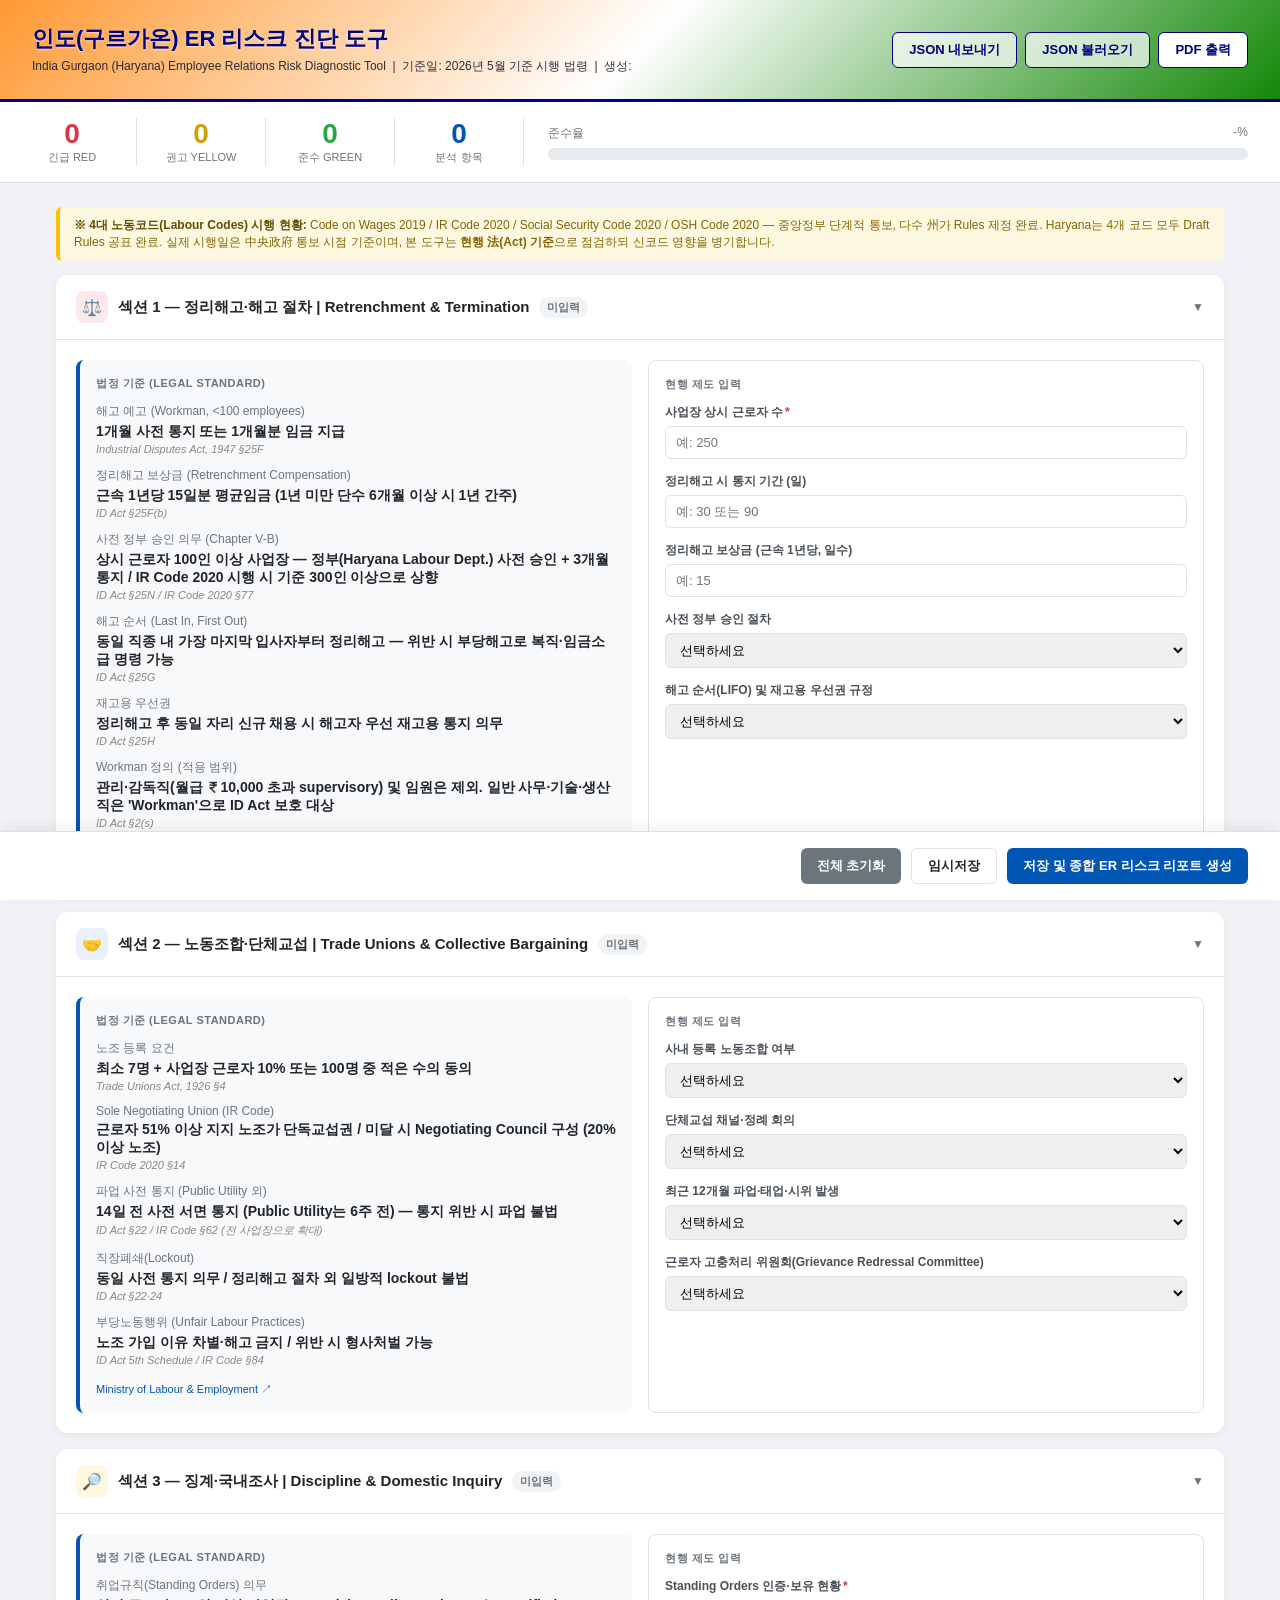
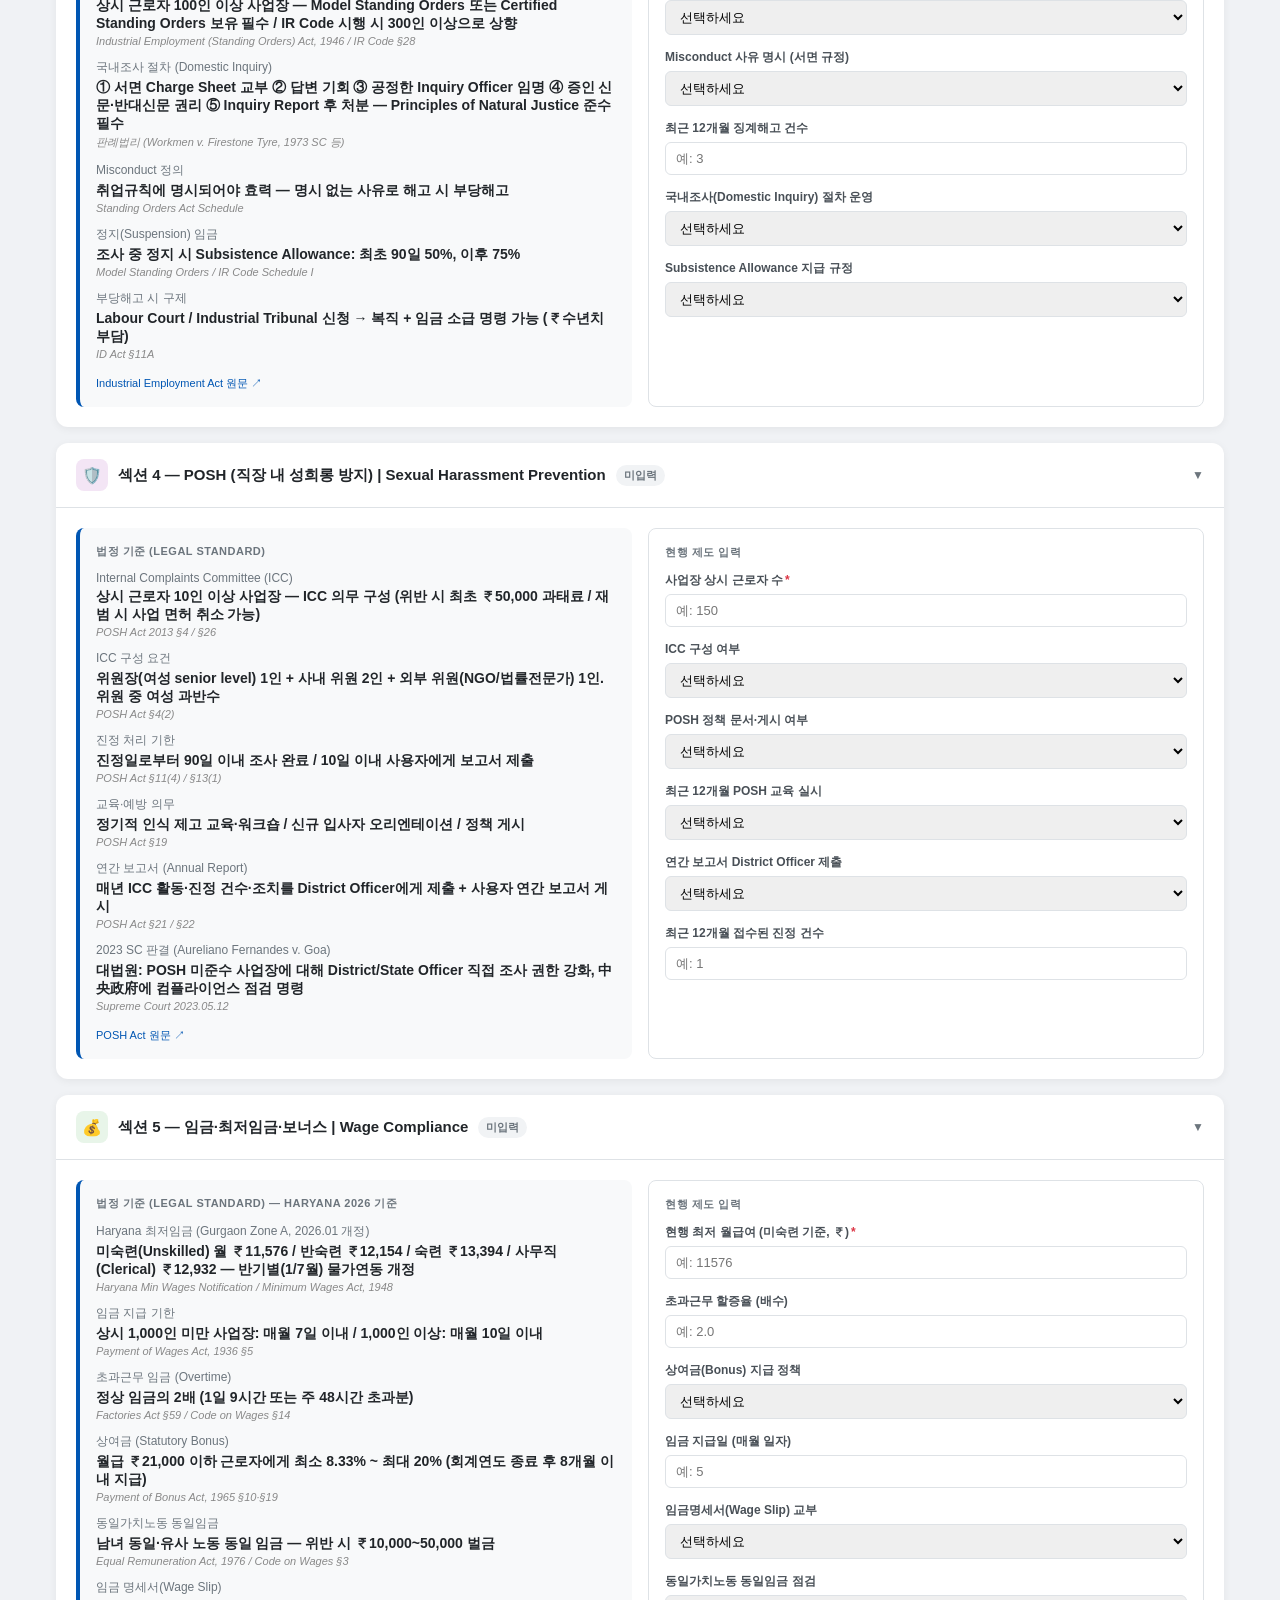
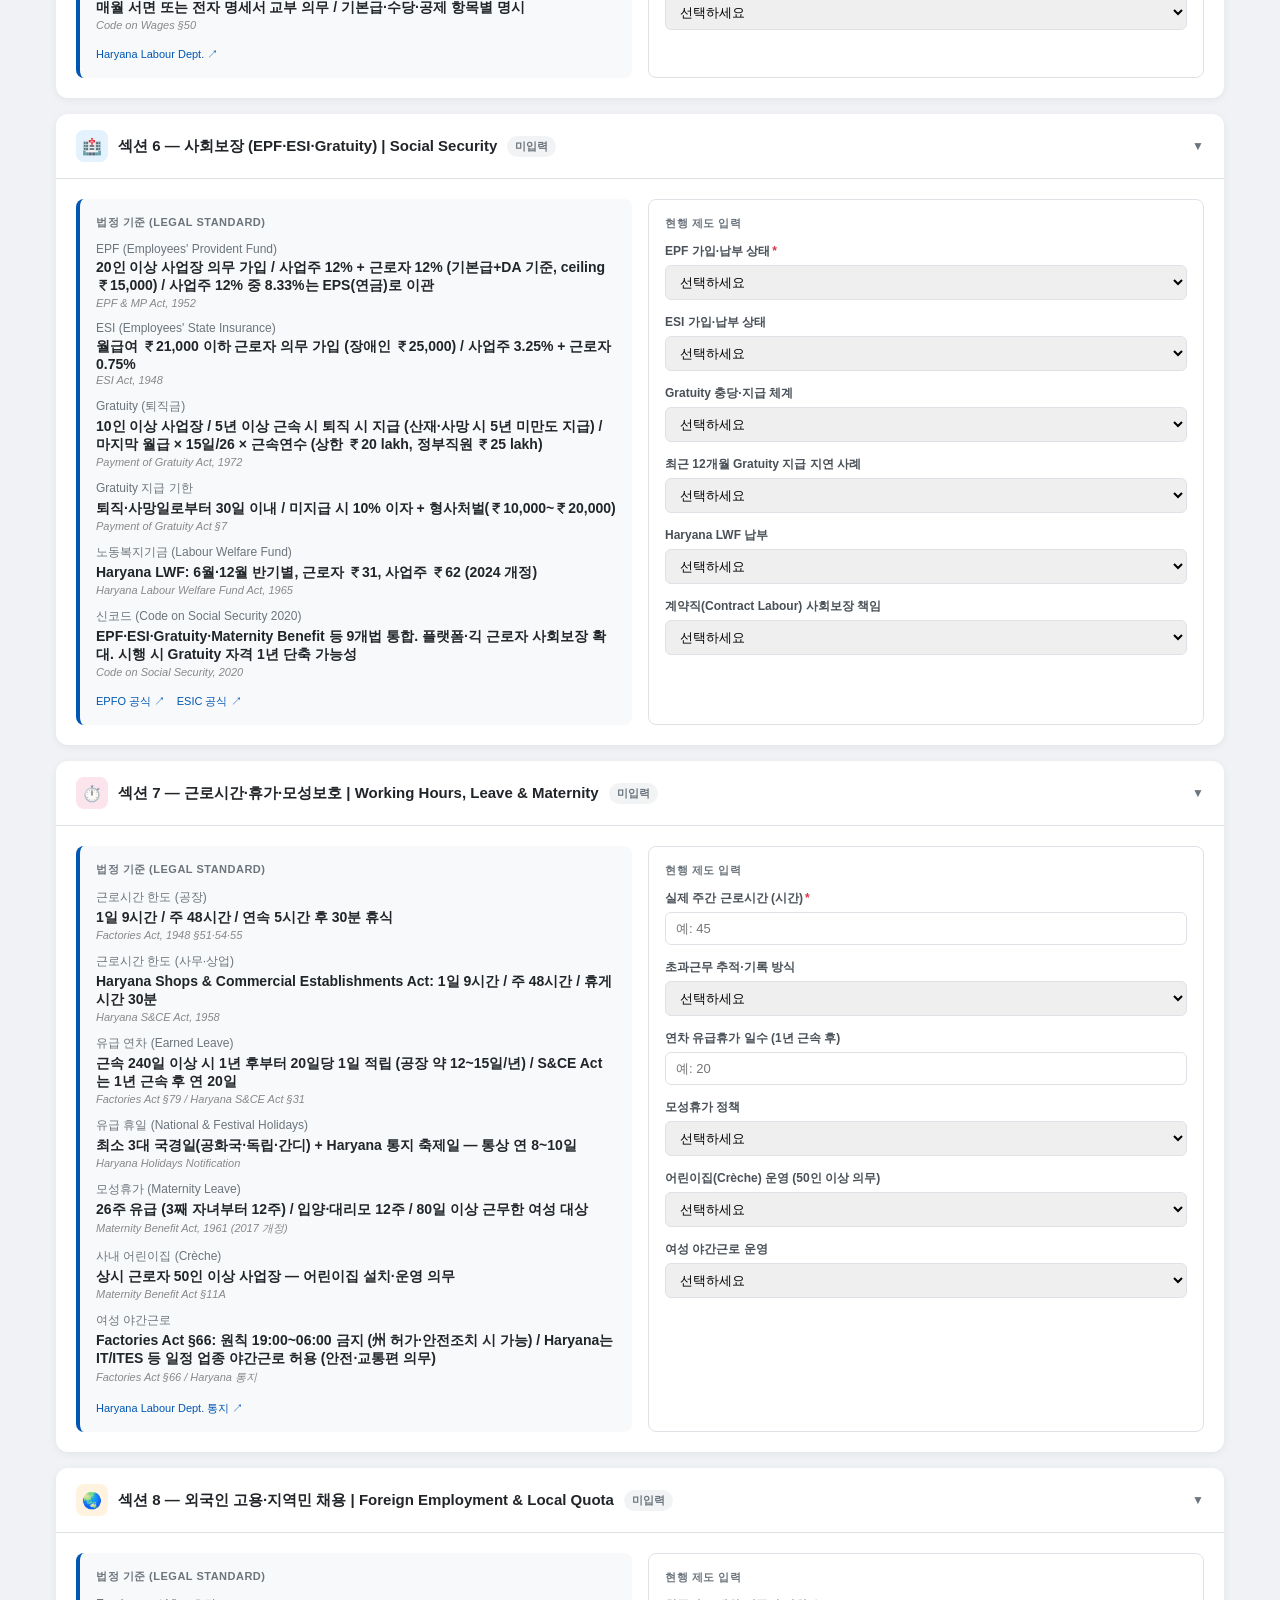
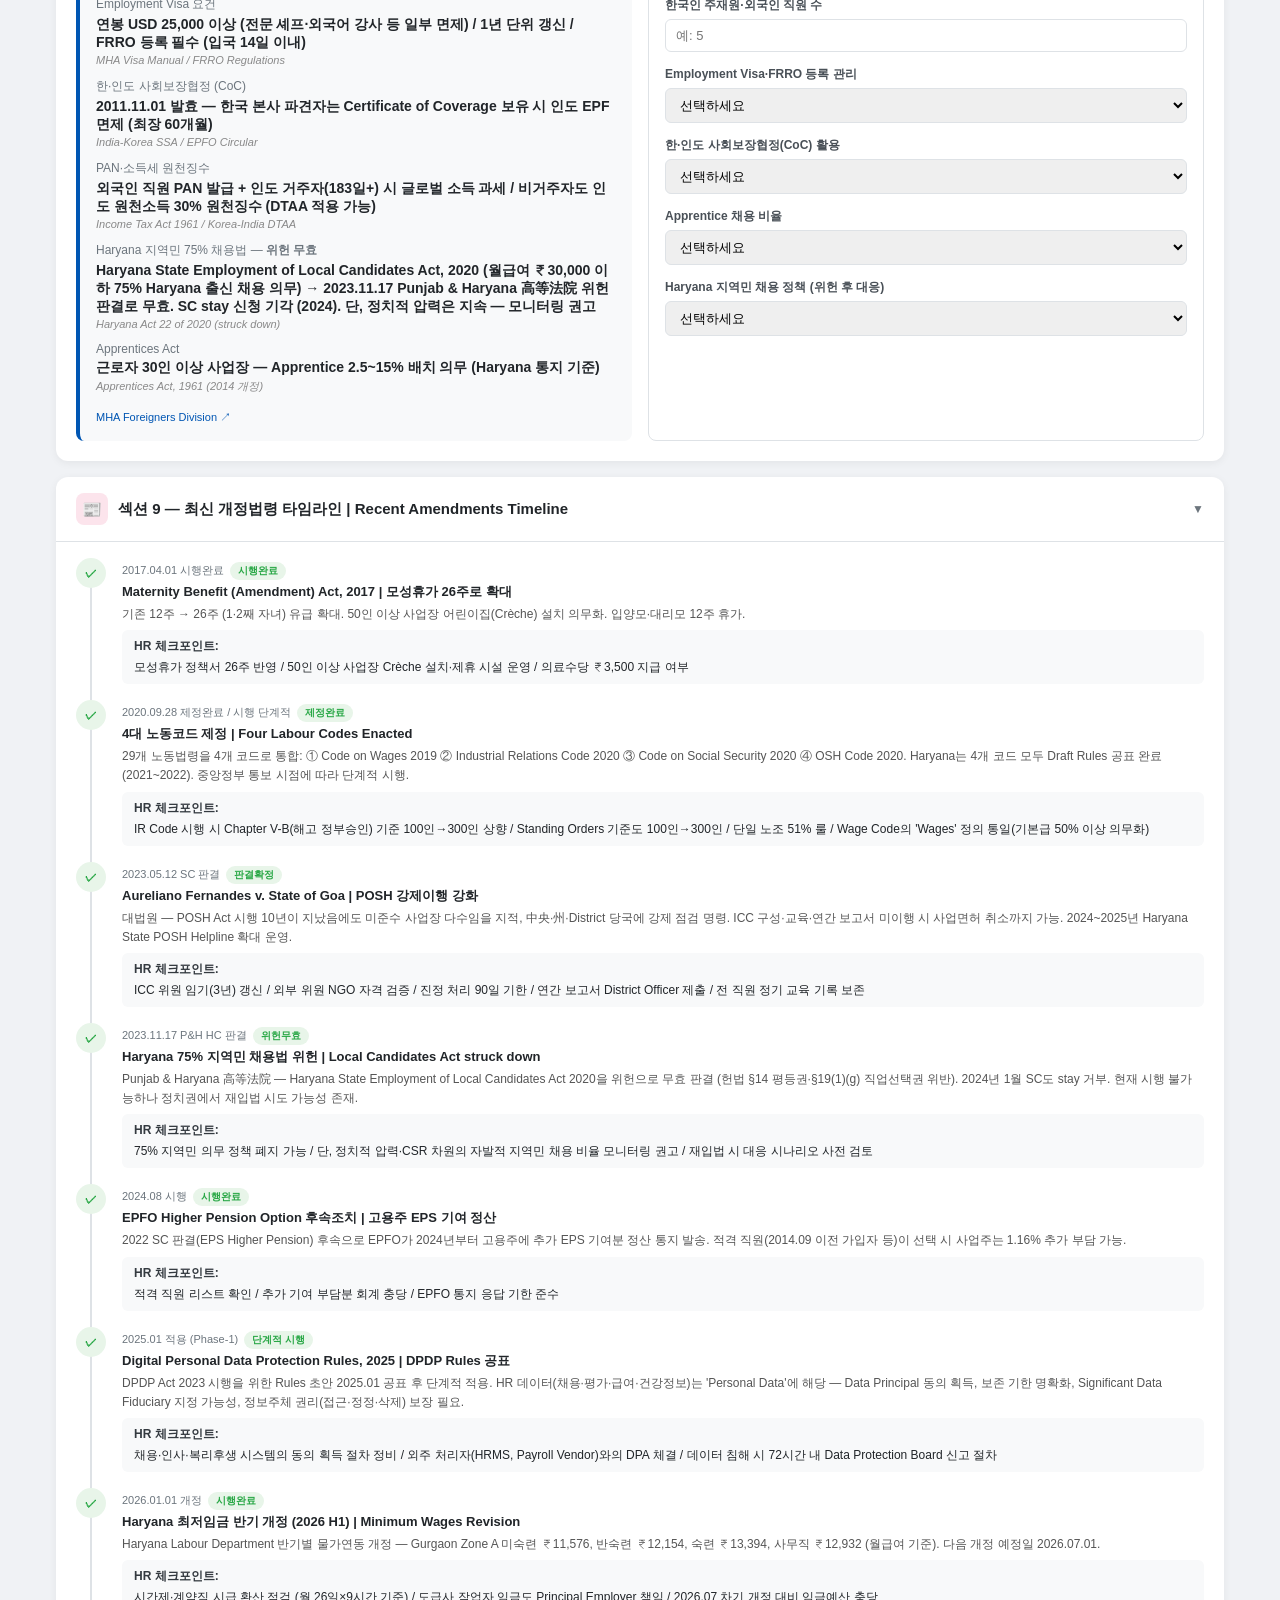
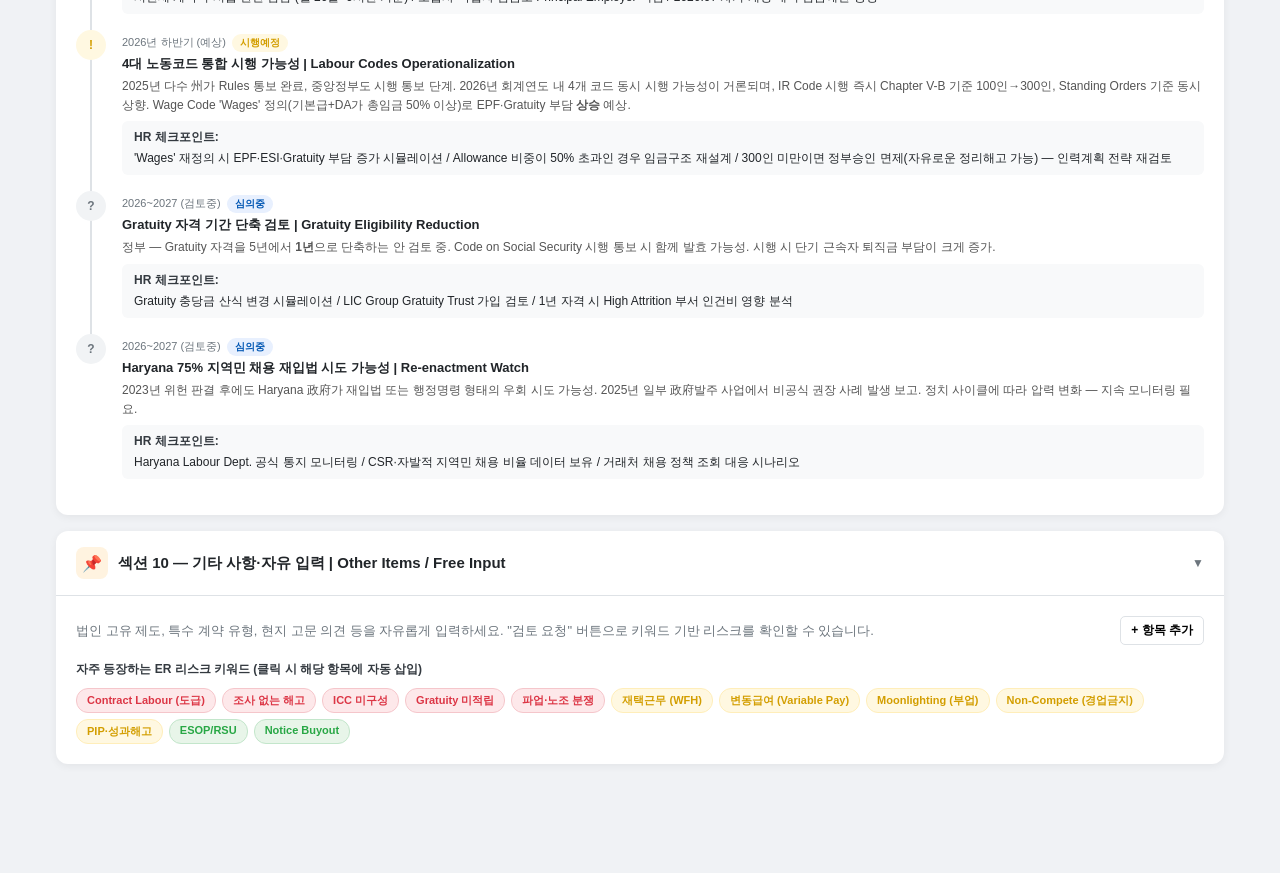
<file: archive_html_초기버전/india_gurgaon_ER_risk_tool.html>
<!DOCTYPE html>
<html lang="ko">
<head>
<meta charset="UTF-8">
<meta name="viewport" content="width=device-width, initial-scale=1.0">
<title>인도(구르가온) ER 리스크 진단 도구 | India Gurgaon Employee Relations Risk Tool</title>
<style>
*{box-sizing:border-box;margin:0;padding:0}
body{font-family:'Segoe UI',Arial,sans-serif;background:#f0f2f5;color:#212529;font-size:14px}
:root{--red:#DC3545;--yellow:#FFC107;--green:#28A745;--gray:#6C757D;--blue:#0056b3;--light-blue:#e8f0fe;--border:#dee2e6;--white:#fff;--dark:#343a40;--saffron:#FF9933;--india-green:#138808;--navy:#000080}
.header{background:linear-gradient(135deg,#FF9933 0%,#FFFFFF 50%,#138808 100%);color:#000080;padding:24px 32px;display:flex;justify-content:space-between;align-items:center;flex-wrap:wrap;gap:12px;border-bottom:3px solid #000080}
.header-left h1{font-size:22px;font-weight:700;margin-bottom:4px;color:#000080;text-shadow:0 1px 2px rgba(255,255,255,.6)}
.header-left p{font-size:12px;color:#1a1a2e;opacity:.9}
.header-right{display:flex;gap:8px;flex-wrap:wrap}
.btn{padding:8px 16px;border:none;border-radius:6px;cursor:pointer;font-size:13px;font-weight:600;transition:all .2s}
.btn-white{background:#fff;color:#000080;border:1px solid #000080}
.btn-white:hover{background:#e8ecef}
.btn-outline{background:rgba(255,255,255,.7);color:#000080;border:1px solid #000080}
.btn-outline:hover{background:#fff}
.dashboard{background:#fff;border-bottom:1px solid var(--border);padding:16px 32px;display:flex;gap:24px;flex-wrap:wrap;align-items:center}
.stat-box{text-align:center;min-width:80px}
.stat-num{font-size:28px;font-weight:800;line-height:1}
.stat-label{font-size:11px;color:var(--gray);margin-top:2px}
.stat-red .stat-num{color:var(--red)}
.stat-yellow .stat-num{color:#d39e00}
.stat-green .stat-num{color:var(--green)}
.stat-blue .stat-num{color:var(--blue)}
.divider{width:1px;height:48px;background:var(--border)}
.progress-wrap{flex:1;min-width:200px}
.progress-label{font-size:12px;color:var(--gray);margin-bottom:6px;display:flex;justify-content:space-between}
.progress-bar{height:12px;background:#e9ecef;border-radius:8px;overflow:hidden}
.progress-fill{height:100%;border-radius:8px;transition:width .5s;background:linear-gradient(90deg,var(--red),var(--yellow),var(--green))}
.main{max-width:1200px;margin:0 auto;padding:24px 16px}
.section{background:#fff;border-radius:12px;box-shadow:0 2px 8px rgba(0,0,0,.06);margin-bottom:16px;overflow:hidden}
.section-header{padding:16px 20px;display:flex;justify-content:space-between;align-items:center;cursor:pointer;user-select:none;border-bottom:1px solid var(--border)}
.section-header:hover{background:#f8f9fa}
.section-title{display:flex;align-items:center;gap:10px;font-size:15px;font-weight:700}
.section-icon{width:32px;height:32px;border-radius:8px;display:flex;align-items:center;justify-content:center;font-size:16px;flex-shrink:0}
.section-badge{font-size:11px;padding:3px 8px;border-radius:12px;font-weight:600}
.badge-red{background:#fde8ea;color:var(--red)}
.badge-yellow{background:#fff8e1;color:#d39e00}
.badge-green{background:#e8f5e9;color:var(--green)}
.badge-gray{background:#f1f3f5;color:var(--gray)}
.collapse-icon{font-size:12px;color:var(--gray);transition:transform .2s}
.collapsed .collapse-icon{transform:rotate(-90deg)}
.section-body{padding:20px;display:grid;grid-template-columns:1fr 1fr;gap:16px}
.section-body.collapsed{display:none}
.col-legal{background:#f8f9fa;border-radius:8px;padding:16px;border-left:4px solid var(--blue)}
.col-input{background:#fff;border-radius:8px;padding:16px;border:1px solid var(--border)}
.col-title{font-size:11px;font-weight:700;text-transform:uppercase;color:var(--gray);margin-bottom:12px;letter-spacing:.5px}
.legal-item{margin-bottom:12px}
.legal-item-label{font-size:12px;color:var(--gray);margin-bottom:3px}
.legal-item-value{font-size:14px;font-weight:600;color:#212529}
.legal-item-jp{font-size:11px;color:#888;margin-top:2px;font-style:italic}
.legal-link{font-size:11px;color:var(--blue);text-decoration:none;display:inline-flex;align-items:center;gap:3px;margin-top:4px}
.legal-link:hover{text-decoration:underline}
.field-group{margin-bottom:14px}
.field-label{font-size:12px;font-weight:600;color:#495057;margin-bottom:5px;display:block}
.field-label .required{color:var(--red);margin-left:2px}
input[type=number],input[type=text],select,textarea{width:100%;padding:8px 10px;border:1px solid var(--border);border-radius:6px;font-size:13px;transition:border-color .2s}
input:focus,select:focus,textarea:focus{outline:none;border-color:var(--blue);box-shadow:0 0 0 3px rgba(0,86,179,.1)}
input.gap-red,select.gap-red{border-color:var(--red);background:#fff8f8}
input.gap-yellow,select.gap-yellow{border-color:var(--yellow);background:#fffdf0}
input.gap-green,select.gap-green{border-color:var(--green);background:#f0fff4}
.gap-result{margin-top:16px;grid-column:1/-1;border-radius:8px;padding:14px 16px;display:none}
.gap-result.show{display:block}
.gap-result.red{background:#fde8ea;border-left:4px solid var(--red)}
.gap-result.yellow{background:#fff8e1;border-left:4px solid var(--yellow)}
.gap-result.green{background:#e8f5e9;border-left:4px solid var(--green)}
.gap-result .gap-title{font-weight:700;font-size:13px;margin-bottom:6px}
.gap-result.red .gap-title{color:var(--red)}
.gap-result.yellow .gap-title{color:#d39e00}
.gap-result.green .gap-title{color:var(--green)}
.gap-result ul{margin-left:16px}
.gap-result ul li{font-size:13px;margin-bottom:3px}
.timeline{padding:0 20px 20px}
.timeline-item{display:flex;gap:16px;margin-bottom:16px;position:relative}
.timeline-item::before{content:'';position:absolute;left:14px;top:28px;bottom:-16px;width:2px;background:var(--border)}
.timeline-item:last-child::before{display:none}
.tl-dot{width:30px;height:30px;border-radius:50%;display:flex;align-items:center;justify-content:center;font-size:12px;flex-shrink:0;font-weight:700;z-index:1}
.tl-done{background:#e8f5e9;color:var(--green)}
.tl-active{background:#fff8e1;color:#d39e00}
.tl-pending{background:#f1f3f5;color:var(--gray)}
.tl-content{flex:1;padding-top:4px}
.tl-date{font-size:11px;color:var(--gray);margin-bottom:3px}
.tl-title{font-size:13px;font-weight:700;margin-bottom:4px}
.tl-desc{font-size:12px;color:#555;line-height:1.6}
.tl-check{margin-top:6px;background:#f8f9fa;border-radius:6px;padding:8px 12px;font-size:12px}
.tl-check strong{display:block;margin-bottom:4px;color:var(--dark)}
.status-badge{display:inline-block;font-size:10px;font-weight:700;padding:2px 8px;border-radius:10px;margin-left:6px}
.sb-done{background:#e8f5e9;color:var(--green)}
.sb-active{background:#fff8e1;color:#d39e00}
.sb-pending{background:#e8f0fe;color:var(--blue)}
.other-item{background:#f8f9fa;border-radius:8px;padding:14px;margin-bottom:12px;border:1px solid var(--border)}
.other-item-header{display:flex;justify-content:space-between;align-items:center;margin-bottom:10px}
.btn-sm{padding:5px 10px;font-size:12px;border-radius:5px;border:1px solid var(--border);background:#fff;cursor:pointer}
.btn-sm:hover{background:#f1f3f5}
.btn-danger-sm{border-color:var(--red);color:var(--red)}
.btn-danger-sm:hover{background:#fde8ea}
.keyword-tags{display:flex;flex-wrap:wrap;gap:6px;margin-top:10px}
.keyword-tag{padding:4px 10px;border-radius:12px;font-size:11px;font-weight:600;cursor:pointer;border:1px solid transparent;transition:all .2s}
.keyword-tag.risk-high{background:#fde8ea;color:var(--red);border-color:#f5c6cb}
.keyword-tag.risk-medium{background:#fff8e1;color:#d39e00;border-color:#ffeeba}
.keyword-tag.risk-low{background:#e8f5e9;color:var(--green);border-color:#c3e6cb}
.keyword-tag:hover{opacity:.8}
.review-result{background:#fff;border-radius:8px;border:1px solid var(--border);padding:14px;margin-top:12px;display:none}
.review-result.show{display:block}
.modal-overlay{position:fixed;inset:0;background:rgba(0,0,0,.5);z-index:1000;display:none;justify-content:center;align-items:flex-start;padding:40px 16px;overflow-y:auto}
.modal-overlay.show{display:flex}
.modal{background:#fff;border-radius:12px;width:100%;max-width:900px;box-shadow:0 20px 60px rgba(0,0,0,.3)}
.modal-header{padding:20px 24px;border-bottom:1px solid var(--border);display:flex;justify-content:space-between;align-items:center}
.modal-header h2{font-size:18px;font-weight:700}
.modal-body{padding:24px}
.modal-close{background:none;border:none;font-size:20px;cursor:pointer;color:var(--gray)}
.report-table{width:100%;border-collapse:collapse;margin-top:16px}
.report-table th{background:#f8f9fa;padding:10px 12px;text-align:left;font-size:12px;border:1px solid var(--border)}
.report-table td{padding:10px 12px;font-size:13px;border:1px solid var(--border);vertical-align:top}
.report-table tr.tr-red td{background:#fff8f8}
.report-table tr.tr-yellow td{background:#fffdf0}
.report-table tr.tr-green td{background:#f0fff4}
.traffic-dot{width:12px;height:12px;border-radius:50%;display:inline-block}
.dot-red{background:var(--red)}
.dot-yellow{background:var(--yellow)}
.dot-green{background:var(--green)}
.action-item{background:#f8f9fa;border-radius:8px;padding:12px 14px;margin-bottom:10px;border-left:4px solid var(--border)}
.action-item.pri-high{border-left-color:var(--red)}
.action-item.pri-med{border-left-color:var(--yellow)}
.action-item.pri-low{border-left-color:var(--green)}
.save-bar{background:#fff;border-top:1px solid var(--border);padding:16px 32px;display:flex;justify-content:flex-end;gap:10px;position:sticky;bottom:0;z-index:100;box-shadow:0 -4px 12px rgba(0,0,0,.06)}
.btn-primary{background:var(--blue);color:#fff}
.btn-primary:hover{background:#004494}
.btn-success{background:var(--green);color:#fff}
.btn-success:hover{background:#1e7e34}
.btn-secondary{background:var(--gray);color:#fff}
.btn-secondary:hover{background:#545b62}
.toast{position:fixed;bottom:80px;right:24px;background:#343a40;color:#fff;padding:12px 20px;border-radius:8px;font-size:13px;z-index:2000;opacity:0;transform:translateY(10px);transition:all .3s;pointer-events:none}
.toast.show{opacity:1;transform:translateY(0)}
.alert-banner{background:#fff8e1;border-left:4px solid var(--yellow);padding:10px 14px;border-radius:6px;margin-bottom:14px;font-size:12px;color:#856404}
.alert-banner strong{color:#664d03}
@media(max-width:768px){
  .section-body{grid-template-columns:1fr}
  .header{padding:16px}
  .main{padding:12px 8px}
  .dashboard{padding:12px 16px;gap:16px}
}
@media print{
  .save-bar,.header-right,.btn{display:none!important}
  .section-body.collapsed{display:grid!important}
  .modal-overlay{display:none!important}
  body{background:#fff}
  .section{box-shadow:none;border:1px solid #ccc}
}
</style>
</head>
<body>

<div class="header">
  <div class="header-left">
    <h1>인도(구르가온) ER 리스크 진단 도구</h1>
    <p>India Gurgaon (Haryana) Employee Relations Risk Diagnostic Tool &nbsp;|&nbsp; 기준일: 2026년 5월 기준 시행 법령 &nbsp;|&nbsp; 생성: <span id="genDate"></span></p>
  </div>
  <div class="header-right">
    <button class="btn btn-outline" onclick="exportJSON()">JSON 내보내기</button>
    <button class="btn btn-outline" onclick="document.getElementById('importFile').click()">JSON 불러오기</button>
    <input type="file" id="importFile" accept=".json" style="display:none" onchange="importJSON(event)">
    <button class="btn btn-white" onclick="window.print()">PDF 출력</button>
  </div>
</div>

<div class="dashboard">
  <div class="stat-box stat-red"><div class="stat-num" id="cntRed">0</div><div class="stat-label">긴급 RED</div></div>
  <div class="divider"></div>
  <div class="stat-box stat-yellow"><div class="stat-num" id="cntYellow">0</div><div class="stat-label">권고 YELLOW</div></div>
  <div class="divider"></div>
  <div class="stat-box stat-green"><div class="stat-num" id="cntGreen">0</div><div class="stat-label">준수 GREEN</div></div>
  <div class="divider"></div>
  <div class="stat-box stat-blue"><div class="stat-num" id="cntTotal">0</div><div class="stat-label">분석 항목</div></div>
  <div class="divider"></div>
  <div class="progress-wrap">
    <div class="progress-label"><span>준수율</span><span id="compRate">-%</span></div>
    <div class="progress-bar"><div class="progress-fill" id="progressFill" style="width:0%"></div></div>
  </div>
</div>

<div class="main">

<div class="alert-banner">
  <strong>※ 4대 노동코드(Labour Codes) 시행 현황:</strong> Code on Wages 2019 / IR Code 2020 / Social Security Code 2020 / OSH Code 2020 — 중앙정부 단계적 통보, 다수 州가 Rules 제정 완료. Haryana는 4개 코드 모두 Draft Rules 공표 완료. 실제 시행일은 中央政府 통보 시점 기준이며, 본 도구는 <b>현행 法(Act) 기준</b>으로 점검하되 신코드 영향을 병기합니다.
</div>

<!-- ===== SECTION 1: 정리해고·해고 ===== -->
<div class="section" id="sec1">
  <div class="section-header" onclick="toggleSection('sec1')">
    <div class="section-title">
      <div class="section-icon" style="background:#fde8ea">⚖️</div>
      <span>섹션 1 — 정리해고·해고 절차 | Retrenchment & Termination</span>
      <span class="section-badge badge-gray" id="badge-sec1">미입력</span>
    </div>
    <span class="collapse-icon">▼</span>
  </div>
  <div class="section-body" id="body-sec1">
    <div class="col-legal">
      <div class="col-title">법정 기준 (Legal Standard)</div>
      <div class="legal-item"><div class="legal-item-label">해고 예고 (Workman, &lt;100 employees)</div><div class="legal-item-value">1개월 사전 통지 또는 1개월분 임금 지급</div><div class="legal-item-jp">Industrial Disputes Act, 1947 §25F</div></div>
      <div class="legal-item"><div class="legal-item-label">정리해고 보상금 (Retrenchment Compensation)</div><div class="legal-item-value">근속 1년당 15일분 평균임금 (1년 미만 단수 6개월 이상 시 1년 간주)</div><div class="legal-item-jp">ID Act §25F(b)</div></div>
      <div class="legal-item"><div class="legal-item-label">사전 정부 승인 의무 (Chapter V-B)</div><div class="legal-item-value">상시 근로자 100인 이상 사업장 — 정부(Haryana Labour Dept.) 사전 승인 + 3개월 통지 / IR Code 2020 시행 시 기준 <b>300인 이상</b>으로 상향</div><div class="legal-item-jp">ID Act §25N / IR Code 2020 §77</div></div>
      <div class="legal-item"><div class="legal-item-label">해고 순서 (Last In, First Out)</div><div class="legal-item-value">동일 직종 내 가장 마지막 입사자부터 정리해고 — 위반 시 부당해고로 복직·임금소급 명령 가능</div><div class="legal-item-jp">ID Act §25G</div></div>
      <div class="legal-item"><div class="legal-item-label">재고용 우선권</div><div class="legal-item-value">정리해고 후 동일 자리 신규 채용 시 해고자 우선 재고용 통지 의무</div><div class="legal-item-jp">ID Act §25H</div></div>
      <div class="legal-item"><div class="legal-item-label">Workman 정의 (적용 범위)</div><div class="legal-item-value">관리·감독직(월급 ₹10,000 초과 supervisory) 및 임원은 제외. 일반 사무·기술·생산직은 'Workman'으로 ID Act 보호 대상</div><div class="legal-item-jp">ID Act §2(s)</div></div>
      <a class="legal-link" href="https://labour.gov.in/labour-codes" target="_blank">India Labour Codes 포털 ↗</a>
    </div>
    <div class="col-input">
      <div class="col-title">현행 제도 입력</div>
      <div class="field-group">
        <label class="field-label">사업장 상시 근로자 수<span class="required">*</span></label>
        <input type="number" id="ret_headcount" min="1" max="100000" placeholder="예: 250" oninput="analyzeSection1()">
      </div>
      <div class="field-group">
        <label class="field-label">정리해고 시 통지 기간 (일)</label>
        <input type="number" id="ret_notice" min="0" max="180" placeholder="예: 30 또는 90" oninput="analyzeSection1()">
      </div>
      <div class="field-group">
        <label class="field-label">정리해고 보상금 (근속 1년당, 일수)</label>
        <input type="number" id="ret_comp" min="0" max="60" placeholder="예: 15" oninput="analyzeSection1()">
      </div>
      <div class="field-group">
        <label class="field-label">사전 정부 승인 절차</label>
        <select id="ret_gov" onchange="analyzeSection1()">
          <option value="">선택하세요</option>
          <option value="yes">100인 이상 사업장: 정부 사전 승인 절차 운영</option>
          <option value="under100">100인 미만 — 통지·보상만 적용</option>
          <option value="no">100인 이상이나 절차 미운영</option>
        </select>
      </div>
      <div class="field-group">
        <label class="field-label">해고 순서(LIFO) 및 재고용 우선권 규정</label>
        <select id="ret_lifo" onchange="analyzeSection1()">
          <option value="">선택하세요</option>
          <option value="yes">규정·운영 완비</option>
          <option value="partial">규정만 있고 운영 미흡</option>
          <option value="no">규정 없음</option>
        </select>
      </div>
    </div>
    <div class="gap-result" id="gap-sec1"></div>
  </div>
</div>

<!-- ===== SECTION 2: 노동조합·단체교섭 ===== -->
<div class="section" id="sec2">
  <div class="section-header" onclick="toggleSection('sec2')">
    <div class="section-title">
      <div class="section-icon" style="background:#e8f0fe">🤝</div>
      <span>섹션 2 — 노동조합·단체교섭 | Trade Unions & Collective Bargaining</span>
      <span class="section-badge badge-gray" id="badge-sec2">미입력</span>
    </div>
    <span class="collapse-icon">▼</span>
  </div>
  <div class="section-body" id="body-sec2">
    <div class="col-legal">
      <div class="col-title">법정 기준 (Legal Standard)</div>
      <div class="legal-item"><div class="legal-item-label">노조 등록 요건</div><div class="legal-item-value">최소 7명 + 사업장 근로자 10% 또는 100명 중 적은 수의 동의</div><div class="legal-item-jp">Trade Unions Act, 1926 §4</div></div>
      <div class="legal-item"><div class="legal-item-label">Sole Negotiating Union (IR Code)</div><div class="legal-item-value">근로자 51% 이상 지지 노조가 단독교섭권 / 미달 시 Negotiating Council 구성 (20% 이상 노조)</div><div class="legal-item-jp">IR Code 2020 §14</div></div>
      <div class="legal-item"><div class="legal-item-label">파업 사전 통지 (Public Utility 외)</div><div class="legal-item-value">14일 전 사전 서면 통지 (Public Utility는 6주 전) — 통지 위반 시 파업 불법</div><div class="legal-item-jp">ID Act §22 / IR Code §62 (전 사업장으로 확대)</div></div>
      <div class="legal-item"><div class="legal-item-label">직장폐쇄(Lockout)</div><div class="legal-item-value">동일 사전 통지 의무 / 정리해고 절차 외 일방적 lockout 불법</div><div class="legal-item-jp">ID Act §22·24</div></div>
      <div class="legal-item"><div class="legal-item-label">부당노동행위 (Unfair Labour Practices)</div><div class="legal-item-value">노조 가입 이유 차별·해고 금지 / 위반 시 형사처벌 가능</div><div class="legal-item-jp">ID Act 5th Schedule / IR Code §84</div></div>
      <a class="legal-link" href="https://labour.gov.in/" target="_blank">Ministry of Labour & Employment ↗</a>
    </div>
    <div class="col-input">
      <div class="col-title">현행 제도 입력</div>
      <div class="field-group">
        <label class="field-label">사내 등록 노동조합 여부</label>
        <select id="tu_exist" onchange="analyzeSection2()">
          <option value="">선택하세요</option>
          <option value="no_union">노조 없음</option>
          <option value="single">단일 노조</option>
          <option value="multi">복수 노조</option>
          <option value="external">외부 정치노조(CITU/AITUC/INTUC 등) 가입</option>
        </select>
      </div>
      <div class="field-group">
        <label class="field-label">단체교섭 채널·정례 회의</label>
        <select id="tu_cb" onchange="analyzeSection2()">
          <option value="">선택하세요</option>
          <option value="formal">공식 CB 채널 + 정례 회의 운영</option>
          <option value="adhoc">필요 시 임시 회의</option>
          <option value="none">없음</option>
        </select>
      </div>
      <div class="field-group">
        <label class="field-label">최근 12개월 파업·태업·시위 발생</label>
        <select id="tu_strike" onchange="analyzeSection2()">
          <option value="">선택하세요</option>
          <option value="none">없음</option>
          <option value="one">1회</option>
          <option value="multi">2회 이상</option>
        </select>
      </div>
      <div class="field-group">
        <label class="field-label">근로자 고충처리 위원회(Grievance Redressal Committee)</label>
        <select id="tu_grc" onchange="analyzeSection2()">
          <option value="">선택하세요</option>
          <option value="yes">20인 이상 사업장 — 위원회 구성·운영</option>
          <option value="partial">구성만 했고 운영 미흡</option>
          <option value="no">미구성</option>
        </select>
      </div>
    </div>
    <div class="gap-result" id="gap-sec2"></div>
  </div>
</div>

<!-- ===== SECTION 3: 징계·국내조사 ===== -->
<div class="section" id="sec3">
  <div class="section-header" onclick="toggleSection('sec3')">
    <div class="section-title">
      <div class="section-icon" style="background:#fff8e1">🔎</div>
      <span>섹션 3 — 징계·국내조사 | Discipline & Domestic Inquiry</span>
      <span class="section-badge badge-gray" id="badge-sec3">미입력</span>
    </div>
    <span class="collapse-icon">▼</span>
  </div>
  <div class="section-body" id="body-sec3">
    <div class="col-legal">
      <div class="col-title">법정 기준 (Legal Standard)</div>
      <div class="legal-item"><div class="legal-item-label">취업규칙(Standing Orders) 의무</div><div class="legal-item-value">상시 근로자 100인 이상 사업장 — Model Standing Orders 또는 Certified Standing Orders 보유 필수 / IR Code 시행 시 <b>300인 이상</b>으로 상향</div><div class="legal-item-jp">Industrial Employment (Standing Orders) Act, 1946 / IR Code §28</div></div>
      <div class="legal-item"><div class="legal-item-label">국내조사 절차 (Domestic Inquiry)</div><div class="legal-item-value">① 서면 Charge Sheet 교부 ② 답변 기회 ③ 공정한 Inquiry Officer 임명 ④ 증인 신문·반대신문 권리 ⑤ Inquiry Report 후 처분 — Principles of Natural Justice 준수 필수</div><div class="legal-item-jp">판례법리 (Workmen v. Firestone Tyre, 1973 SC 등)</div></div>
      <div class="legal-item"><div class="legal-item-label">Misconduct 정의</div><div class="legal-item-value">취업규칙에 명시되어야 효력 — 명시 없는 사유로 해고 시 부당해고</div><div class="legal-item-jp">Standing Orders Act Schedule</div></div>
      <div class="legal-item"><div class="legal-item-label">정지(Suspension) 임금</div><div class="legal-item-value">조사 중 정지 시 Subsistence Allowance: 최초 90일 50%, 이후 75%</div><div class="legal-item-jp">Model Standing Orders / IR Code Schedule I</div></div>
      <div class="legal-item"><div class="legal-item-label">부당해고 시 구제</div><div class="legal-item-value">Labour Court / Industrial Tribunal 신청 → 복직 + 임금 소급 명령 가능 (₹수년치 부담)</div><div class="legal-item-jp">ID Act §11A</div></div>
      <a class="legal-link" href="https://labour.gov.in/" target="_blank">Industrial Employment Act 원문 ↗</a>
    </div>
    <div class="col-input">
      <div class="col-title">현행 제도 입력</div>
      <div class="field-group">
        <label class="field-label">Standing Orders 인증·보유 현황<span class="required">*</span></label>
        <select id="di_so" onchange="analyzeSection3()">
          <option value="">선택하세요</option>
          <option value="certified">Certified Standing Orders 보유·게시</option>
          <option value="model">Model Standing Orders 적용</option>
          <option value="hb">사내 핸드북만 운영</option>
          <option value="no">없음</option>
        </select>
      </div>
      <div class="field-group">
        <label class="field-label">Misconduct 사유 명시 (서면 규정)</label>
        <select id="di_misconduct" onchange="analyzeSection3()">
          <option value="">선택하세요</option>
          <option value="yes">상세 명시 완료</option>
          <option value="partial">일부만 명시</option>
          <option value="no">미명시</option>
        </select>
      </div>
      <div class="field-group">
        <label class="field-label">최근 12개월 징계해고 건수</label>
        <input type="number" id="di_term_count" min="0" max="1000" placeholder="예: 3" oninput="analyzeSection3()">
      </div>
      <div class="field-group">
        <label class="field-label">국내조사(Domestic Inquiry) 절차 운영</label>
        <select id="di_proc" onchange="analyzeSection3()">
          <option value="">선택하세요</option>
          <option value="full">Charge Sheet → 조사관 → Inquiry Report 전 절차</option>
          <option value="partial">일부 절차만</option>
          <option value="verbal">서면 없이 구두 조치</option>
          <option value="na">해당 없음(미발생)</option>
        </select>
      </div>
      <div class="field-group">
        <label class="field-label">Subsistence Allowance 지급 규정</label>
        <select id="di_subs" onchange="analyzeSection3()">
          <option value="">선택하세요</option>
          <option value="yes">법정대로 50%/75% 지급 규정</option>
          <option value="lower">법정 미달 비율</option>
          <option value="no">규정 없음</option>
        </select>
      </div>
    </div>
    <div class="gap-result" id="gap-sec3"></div>
  </div>
</div>

<!-- ===== SECTION 4: POSH ===== -->
<div class="section" id="sec4">
  <div class="section-header" onclick="toggleSection('sec4')">
    <div class="section-title">
      <div class="section-icon" style="background:#f3e5f5">🛡️</div>
      <span>섹션 4 — POSH (직장 내 성희롱 방지) | Sexual Harassment Prevention</span>
      <span class="section-badge badge-gray" id="badge-sec4">미입력</span>
    </div>
    <span class="collapse-icon">▼</span>
  </div>
  <div class="section-body" id="body-sec4">
    <div class="col-legal">
      <div class="col-title">법정 기준 (Legal Standard)</div>
      <div class="legal-item"><div class="legal-item-label">Internal Complaints Committee (ICC)</div><div class="legal-item-value">상시 근로자 10인 이상 사업장 — ICC 의무 구성 (위반 시 최초 ₹50,000 과태료 / 재범 시 사업 면허 취소 가능)</div><div class="legal-item-jp">POSH Act 2013 §4 / §26</div></div>
      <div class="legal-item"><div class="legal-item-label">ICC 구성 요건</div><div class="legal-item-value">위원장(여성 senior level) 1인 + 사내 위원 2인 + 외부 위원(NGO/법률전문가) 1인. 위원 중 여성 과반수</div><div class="legal-item-jp">POSH Act §4(2)</div></div>
      <div class="legal-item"><div class="legal-item-label">진정 처리 기한</div><div class="legal-item-value">진정일로부터 90일 이내 조사 완료 / 10일 이내 사용자에게 보고서 제출</div><div class="legal-item-jp">POSH Act §11(4) / §13(1)</div></div>
      <div class="legal-item"><div class="legal-item-label">교육·예방 의무</div><div class="legal-item-value">정기적 인식 제고 교육·워크숍 / 신규 입사자 오리엔테이션 / 정책 게시</div><div class="legal-item-jp">POSH Act §19</div></div>
      <div class="legal-item"><div class="legal-item-label">연간 보고서 (Annual Report)</div><div class="legal-item-value">매년 ICC 활동·진정 건수·조치를 District Officer에게 제출 + 사용자 연간 보고서 게시</div><div class="legal-item-jp">POSH Act §21 / §22</div></div>
      <div class="legal-item"><div class="legal-item-label">2023 SC 판결 (Aureliano Fernandes v. Goa)</div><div class="legal-item-value">대법원: POSH 미준수 사업장에 대해 District/State Officer 직접 조사 권한 강화, 中央政府에 컴플라이언스 점검 명령</div><div class="legal-item-jp">Supreme Court 2023.05.12</div></div>
      <a class="legal-link" href="https://wcd.nic.in/act/sexual-harassment-women-workplace-prevention-prohibition-and-redressal-act-2013" target="_blank">POSH Act 원문 ↗</a>
    </div>
    <div class="col-input">
      <div class="col-title">현행 제도 입력</div>
      <div class="field-group">
        <label class="field-label">사업장 상시 근로자 수<span class="required">*</span></label>
        <input type="number" id="posh_headcount" min="1" max="100000" placeholder="예: 150" oninput="analyzeSection4()">
      </div>
      <div class="field-group">
        <label class="field-label">ICC 구성 여부</label>
        <select id="posh_icc" onchange="analyzeSection4()">
          <option value="">선택하세요</option>
          <option value="full">완전 구성 (위원장 여성 + 외부위원 + 여성 과반수)</option>
          <option value="partial">구성하였으나 요건 일부 미충족</option>
          <option value="no">미구성</option>
        </select>
      </div>
      <div class="field-group">
        <label class="field-label">POSH 정책 문서·게시 여부</label>
        <select id="posh_policy" onchange="analyzeSection4()">
          <option value="">선택하세요</option>
          <option value="yes">정책 작성 + 사내 게시 + 직원 배포</option>
          <option value="partial">정책 있으나 게시·배포 미흡</option>
          <option value="no">정책 없음</option>
        </select>
      </div>
      <div class="field-group">
        <label class="field-label">최근 12개월 POSH 교육 실시</label>
        <select id="posh_training" onchange="analyzeSection4()">
          <option value="">선택하세요</option>
          <option value="all">전 직원 + ICC 위원 별도 교육</option>
          <option value="employee">직원 교육만</option>
          <option value="icc">ICC 위원 교육만</option>
          <option value="no">미실시</option>
        </select>
      </div>
      <div class="field-group">
        <label class="field-label">연간 보고서 District Officer 제출</label>
        <select id="posh_annual" onchange="analyzeSection4()">
          <option value="">선택하세요</option>
          <option value="yes">정기 제출 중</option>
          <option value="late">기한 후 제출</option>
          <option value="no">미제출</option>
        </select>
      </div>
      <div class="field-group">
        <label class="field-label">최근 12개월 접수된 진정 건수</label>
        <input type="number" id="posh_complaints" min="0" max="1000" placeholder="예: 1" oninput="analyzeSection4()">
      </div>
    </div>
    <div class="gap-result" id="gap-sec4"></div>
  </div>
</div>

<!-- ===== SECTION 5: 임금 컴플라이언스 ===== -->
<div class="section" id="sec5">
  <div class="section-header" onclick="toggleSection('sec5')">
    <div class="section-title">
      <div class="section-icon" style="background:#e8f5e9">💰</div>
      <span>섹션 5 — 임금·최저임금·보너스 | Wage Compliance</span>
      <span class="section-badge badge-gray" id="badge-sec5">미입력</span>
    </div>
    <span class="collapse-icon">▼</span>
  </div>
  <div class="section-body" id="body-sec5">
    <div class="col-legal">
      <div class="col-title">법정 기준 (Legal Standard) — Haryana 2026 기준</div>
      <div class="legal-item"><div class="legal-item-label">Haryana 최저임금 (Gurgaon Zone A, 2026.01 개정)</div><div class="legal-item-value">미숙련(Unskilled) 월 ₹11,576 / 반숙련 ₹12,154 / 숙련 ₹13,394 / 사무직(Clerical) ₹12,932 — 반기별(1/7월) 물가연동 개정</div><div class="legal-item-jp">Haryana Min Wages Notification / Minimum Wages Act, 1948</div></div>
      <div class="legal-item"><div class="legal-item-label">임금 지급 기한</div><div class="legal-item-value">상시 1,000인 미만 사업장: 매월 7일 이내 / 1,000인 이상: 매월 10일 이내</div><div class="legal-item-jp">Payment of Wages Act, 1936 §5</div></div>
      <div class="legal-item"><div class="legal-item-label">초과근무 임금 (Overtime)</div><div class="legal-item-value">정상 임금의 <b>2배</b> (1일 9시간 또는 주 48시간 초과분)</div><div class="legal-item-jp">Factories Act §59 / Code on Wages §14</div></div>
      <div class="legal-item"><div class="legal-item-label">상여금 (Statutory Bonus)</div><div class="legal-item-value">월급 ₹21,000 이하 근로자에게 최소 8.33% ~ 최대 20% (회계연도 종료 후 8개월 이내 지급)</div><div class="legal-item-jp">Payment of Bonus Act, 1965 §10·§19</div></div>
      <div class="legal-item"><div class="legal-item-label">동일가치노동 동일임금</div><div class="legal-item-value">남녀 동일·유사 노동 동일 임금 — 위반 시 ₹10,000~50,000 벌금</div><div class="legal-item-jp">Equal Remuneration Act, 1976 / Code on Wages §3</div></div>
      <div class="legal-item"><div class="legal-item-label">임금 명세서(Wage Slip)</div><div class="legal-item-value">매월 서면 또는 전자 명세서 교부 의무 / 기본급·수당·공제 항목별 명시</div><div class="legal-item-jp">Code on Wages §50</div></div>
      <a class="legal-link" href="https://hrylabour.gov.in/" target="_blank">Haryana Labour Dept. ↗</a>
    </div>
    <div class="col-input">
      <div class="col-title">현행 제도 입력</div>
      <div class="field-group">
        <label class="field-label">현행 최저 월급여 (미숙련 기준, ₹)<span class="required">*</span></label>
        <input type="number" id="wage_min" min="0" max="100000" placeholder="예: 11576" oninput="analyzeSection5()">
      </div>
      <div class="field-group">
        <label class="field-label">초과근무 할증율 (배수)</label>
        <input type="number" id="wage_ot" min="1" max="5" step="0.1" placeholder="예: 2.0" oninput="analyzeSection5()">
      </div>
      <div class="field-group">
        <label class="field-label">상여금(Bonus) 지급 정책</label>
        <select id="wage_bonus" onchange="analyzeSection5()">
          <option value="">선택하세요</option>
          <option value="yes">대상자 전원 8.33% 이상 지급</option>
          <option value="partial">일부 대상자만 지급</option>
          <option value="no">미지급</option>
        </select>
      </div>
      <div class="field-group">
        <label class="field-label">임금 지급일 (매월 일자)</label>
        <input type="number" id="wage_payday" min="1" max="31" placeholder="예: 5" oninput="analyzeSection5()">
      </div>
      <div class="field-group">
        <label class="field-label">임금명세서(Wage Slip) 교부</label>
        <select id="wage_slip" onchange="analyzeSection5()">
          <option value="">선택하세요</option>
          <option value="yes">매월 전 직원 교부 (서면/전자)</option>
          <option value="partial">일부에만 교부</option>
          <option value="no">미교부</option>
        </select>
      </div>
      <div class="field-group">
        <label class="field-label">동일가치노동 동일임금 점검</label>
        <select id="wage_equal" onchange="analyzeSection5()">
          <option value="">선택하세요</option>
          <option value="yes">정기 점검·격차 검토 실시</option>
          <option value="no">미점검</option>
        </select>
      </div>
    </div>
    <div class="gap-result" id="gap-sec5"></div>
  </div>
</div>

<!-- ===== SECTION 6: 사회보장 ===== -->
<div class="section" id="sec6">
  <div class="section-header" onclick="toggleSection('sec6')">
    <div class="section-title">
      <div class="section-icon" style="background:#e3f2fd">🏥</div>
      <span>섹션 6 — 사회보장 (EPF·ESI·Gratuity) | Social Security</span>
      <span class="section-badge badge-gray" id="badge-sec6">미입력</span>
    </div>
    <span class="collapse-icon">▼</span>
  </div>
  <div class="section-body" id="body-sec6">
    <div class="col-legal">
      <div class="col-title">법정 기준 (Legal Standard)</div>
      <div class="legal-item"><div class="legal-item-label">EPF (Employees' Provident Fund)</div><div class="legal-item-value">20인 이상 사업장 의무 가입 / 사업주 12% + 근로자 12% (기본급+DA 기준, ceiling ₹15,000) / 사업주 12% 중 8.33%는 EPS(연금)로 이관</div><div class="legal-item-jp">EPF & MP Act, 1952</div></div>
      <div class="legal-item"><div class="legal-item-label">ESI (Employees' State Insurance)</div><div class="legal-item-value">월급여 <b>₹21,000 이하</b> 근로자 의무 가입 (장애인 ₹25,000) / 사업주 3.25% + 근로자 0.75%</div><div class="legal-item-jp">ESI Act, 1948</div></div>
      <div class="legal-item"><div class="legal-item-label">Gratuity (퇴직금)</div><div class="legal-item-value">10인 이상 사업장 / 5년 이상 근속 시 퇴직 시 지급 (산재·사망 시 5년 미만도 지급) / 마지막 월급 × 15일/26 × 근속연수 (상한 ₹20 lakh, 정부직원 ₹25 lakh)</div><div class="legal-item-jp">Payment of Gratuity Act, 1972</div></div>
      <div class="legal-item"><div class="legal-item-label">Gratuity 지급 기한</div><div class="legal-item-value">퇴직·사망일로부터 30일 이내 / 미지급 시 10% 이자 + 형사처벌(₹10,000~₹20,000)</div><div class="legal-item-jp">Payment of Gratuity Act §7</div></div>
      <div class="legal-item"><div class="legal-item-label">노동복지기금 (Labour Welfare Fund)</div><div class="legal-item-value">Haryana LWF: 6월·12월 반기별, 근로자 ₹31, 사업주 ₹62 (2024 개정)</div><div class="legal-item-jp">Haryana Labour Welfare Fund Act, 1965</div></div>
      <div class="legal-item"><div class="legal-item-label">신코드 (Code on Social Security 2020)</div><div class="legal-item-value">EPF·ESI·Gratuity·Maternity Benefit 등 9개법 통합. 플랫폼·긱 근로자 사회보장 확대. 시행 시 Gratuity 자격 1년 단축 가능성</div><div class="legal-item-jp">Code on Social Security, 2020</div></div>
      <a class="legal-link" href="https://www.epfindia.gov.in/" target="_blank">EPFO 공식 ↗</a> &nbsp; <a class="legal-link" href="https://www.esic.gov.in/" target="_blank">ESIC 공식 ↗</a>
    </div>
    <div class="col-input">
      <div class="col-title">현행 제도 입력</div>
      <div class="field-group">
        <label class="field-label">EPF 가입·납부 상태<span class="required">*</span></label>
        <select id="ss_epf" onchange="analyzeSection6()">
          <option value="">선택하세요</option>
          <option value="full">전 대상자 등록 + 매월 정기 납부</option>
          <option value="partial">일부 미등록 또는 납부 지연</option>
          <option value="no">미가입</option>
          <option value="exempt">대상 아님 (20인 미만)</option>
        </select>
      </div>
      <div class="field-group">
        <label class="field-label">ESI 가입·납부 상태</label>
        <select id="ss_esi" onchange="analyzeSection6()">
          <option value="">선택하세요</option>
          <option value="full">대상자(₹21,000 이하) 전원 가입·납부</option>
          <option value="partial">일부 누락</option>
          <option value="no">미가입</option>
          <option value="exempt">전원 ₹21,000 초과</option>
        </select>
      </div>
      <div class="field-group">
        <label class="field-label">Gratuity 충당·지급 체계</label>
        <select id="ss_gratuity" onchange="analyzeSection6()">
          <option value="">선택하세요</option>
          <option value="lic">LIC Group Gratuity Trust 가입</option>
          <option value="provision">사내 충당금 적립</option>
          <option value="payg">발생 시 지급(PAYG)</option>
          <option value="no">규정·체계 없음</option>
        </select>
      </div>
      <div class="field-group">
        <label class="field-label">최근 12개월 Gratuity 지급 지연 사례</label>
        <select id="ss_gratuity_delay" onchange="analyzeSection6()">
          <option value="">선택하세요</option>
          <option value="none">없음</option>
          <option value="one">1회</option>
          <option value="multi">2회 이상</option>
        </select>
      </div>
      <div class="field-group">
        <label class="field-label">Haryana LWF 납부</label>
        <select id="ss_lwf" onchange="analyzeSection6()">
          <option value="">선택하세요</option>
          <option value="yes">반기별 정기 납부</option>
          <option value="no">미납부</option>
        </select>
      </div>
      <div class="field-group">
        <label class="field-label">계약직(Contract Labour) 사회보장 책임</label>
        <select id="ss_contract" onchange="analyzeSection6()">
          <option value="">선택하세요</option>
          <option value="audit">월별 Principal Employer 감사 + 입금증 확인</option>
          <option value="trust">계약사 자체 운영(감사 없음)</option>
          <option value="na">계약직 없음</option>
        </select>
      </div>
    </div>
    <div class="gap-result" id="gap-sec6"></div>
  </div>
</div>

<!-- ===== SECTION 7: 근로시간·휴가·모성보호 ===== -->
<div class="section" id="sec7">
  <div class="section-header" onclick="toggleSection('sec7')">
    <div class="section-title">
      <div class="section-icon" style="background:#fce4ec">⏱️</div>
      <span>섹션 7 — 근로시간·휴가·모성보호 | Working Hours, Leave & Maternity</span>
      <span class="section-badge badge-gray" id="badge-sec7">미입력</span>
    </div>
    <span class="collapse-icon">▼</span>
  </div>
  <div class="section-body" id="body-sec7">
    <div class="col-legal">
      <div class="col-title">법정 기준 (Legal Standard)</div>
      <div class="legal-item"><div class="legal-item-label">근로시간 한도 (공장)</div><div class="legal-item-value">1일 9시간 / 주 48시간 / 연속 5시간 후 30분 휴식</div><div class="legal-item-jp">Factories Act, 1948 §51·54·55</div></div>
      <div class="legal-item"><div class="legal-item-label">근로시간 한도 (사무·상업)</div><div class="legal-item-value">Haryana Shops & Commercial Establishments Act: 1일 9시간 / 주 48시간 / 휴게 시간 30분</div><div class="legal-item-jp">Haryana S&CE Act, 1958</div></div>
      <div class="legal-item"><div class="legal-item-label">유급 연차 (Earned Leave)</div><div class="legal-item-value">근속 240일 이상 시 1년 후부터 20일당 1일 적립 (공장 약 12~15일/년) / S&CE Act는 1년 근속 후 연 20일</div><div class="legal-item-jp">Factories Act §79 / Haryana S&CE Act §31</div></div>
      <div class="legal-item"><div class="legal-item-label">유급 휴일 (National & Festival Holidays)</div><div class="legal-item-value">최소 3대 국경일(공화국·독립·간디) + Haryana 통지 축제일 — 통상 연 8~10일</div><div class="legal-item-jp">Haryana Holidays Notification</div></div>
      <div class="legal-item"><div class="legal-item-label">모성휴가 (Maternity Leave)</div><div class="legal-item-value">26주 유급 (3째 자녀부터 12주) / 입양·대리모 12주 / 80일 이상 근무한 여성 대상</div><div class="legal-item-jp">Maternity Benefit Act, 1961 (2017 개정)</div></div>
      <div class="legal-item"><div class="legal-item-label">사내 어린이집 (Crèche)</div><div class="legal-item-value">상시 근로자 <b>50인 이상</b> 사업장 — 어린이집 설치·운영 의무</div><div class="legal-item-jp">Maternity Benefit Act §11A</div></div>
      <div class="legal-item"><div class="legal-item-label">여성 야간근로</div><div class="legal-item-value">Factories Act §66: 원칙 19:00~06:00 금지 (州 허가·안전조치 시 가능) / Haryana는 IT/ITES 등 일정 업종 야간근로 허용 (안전·교통편 의무)</div><div class="legal-item-jp">Factories Act §66 / Haryana 통지</div></div>
      <a class="legal-link" href="https://hrylabour.gov.in/" target="_blank">Haryana Labour Dept. 통지 ↗</a>
    </div>
    <div class="col-input">
      <div class="col-title">현행 제도 입력</div>
      <div class="field-group">
        <label class="field-label">실제 주간 근로시간 (시간)<span class="required">*</span></label>
        <input type="number" id="wh_weekly" min="1" max="80" placeholder="예: 45" oninput="analyzeSection7()">
      </div>
      <div class="field-group">
        <label class="field-label">초과근무 추적·기록 방식</label>
        <select id="wh_ot_track" onchange="analyzeSection7()">
          <option value="">선택하세요</option>
          <option value="system">시스템 자동 추적</option>
          <option value="manual">수기 기록</option>
          <option value="none">관리 없음</option>
        </select>
      </div>
      <div class="field-group">
        <label class="field-label">연차 유급휴가 일수 (1년 근속 후)</label>
        <input type="number" id="wh_leave" min="0" max="60" placeholder="예: 20" oninput="analyzeSection7()">
      </div>
      <div class="field-group">
        <label class="field-label">모성휴가 정책</label>
        <select id="wh_mat" onchange="analyzeSection7()">
          <option value="">선택하세요</option>
          <option value="yes">26주 유급 + 의료수당 ₹3,500</option>
          <option value="partial">기간·금액 일부 미준수</option>
          <option value="no">규정 없음</option>
        </select>
      </div>
      <div class="field-group">
        <label class="field-label">어린이집(Crèche) 운영 (50인 이상 의무)</label>
        <select id="wh_creche" onchange="analyzeSection7()">
          <option value="">선택하세요</option>
          <option value="onsite">사내 운영</option>
          <option value="tieup">제휴 시설 운영</option>
          <option value="no_req">50인 이상이나 미운영</option>
          <option value="exempt">50인 미만</option>
        </select>
      </div>
      <div class="field-group">
        <label class="field-label">여성 야간근로 운영</label>
        <select id="wh_night" onchange="analyzeSection7()">
          <option value="">선택하세요</option>
          <option value="permit">허가·안전조치(교통편/CCTV/보안) 완비</option>
          <option value="partial">운영 중 안전조치 미흡</option>
          <option value="none">야간근로 없음</option>
        </select>
      </div>
    </div>
    <div class="gap-result" id="gap-sec7"></div>
  </div>
</div>

<!-- ===== SECTION 8: 외국인 고용·지역민 채용 ===== -->
<div class="section" id="sec8">
  <div class="section-header" onclick="toggleSection('sec8')">
    <div class="section-title">
      <div class="section-icon" style="background:#fff3e0">🌏</div>
      <span>섹션 8 — 외국인 고용·지역민 채용 | Foreign Employment & Local Quota</span>
      <span class="section-badge badge-gray" id="badge-sec8">미입력</span>
    </div>
    <span class="collapse-icon">▼</span>
  </div>
  <div class="section-body" id="body-sec8">
    <div class="col-legal">
      <div class="col-title">법정 기준 (Legal Standard)</div>
      <div class="legal-item"><div class="legal-item-label">Employment Visa 요건</div><div class="legal-item-value">연봉 USD 25,000 이상 (전문 셰프·외국어 강사 등 일부 면제) / 1년 단위 갱신 / FRRO 등록 필수 (입국 14일 이내)</div><div class="legal-item-jp">MHA Visa Manual / FRRO Regulations</div></div>
      <div class="legal-item"><div class="legal-item-label">한·인도 사회보장협정 (CoC)</div><div class="legal-item-value">2011.11.01 발효 — 한국 본사 파견자는 Certificate of Coverage 보유 시 인도 EPF 면제 (최장 60개월)</div><div class="legal-item-jp">India-Korea SSA / EPFO Circular</div></div>
      <div class="legal-item"><div class="legal-item-label">PAN·소득세 원천징수</div><div class="legal-item-value">외국인 직원 PAN 발급 + 인도 거주자(183일+) 시 글로벌 소득 과세 / 비거주자도 인도 원천소득 30% 원천징수 (DTAA 적용 가능)</div><div class="legal-item-jp">Income Tax Act 1961 / Korea-India DTAA</div></div>
      <div class="legal-item"><div class="legal-item-label">Haryana 지역민 75% 채용법 — <b>위헌 무효</b></div><div class="legal-item-value">Haryana State Employment of Local Candidates Act, 2020 (월급여 ₹30,000 이하 75% Haryana 출신 채용 의무) → <b>2023.11.17 Punjab & Haryana 高等法院 위헌 판결</b>로 무효. SC stay 신청 기각 (2024). 단, 정치적 압력은 지속 — 모니터링 권고</div><div class="legal-item-jp">Haryana Act 22 of 2020 (struck down)</div></div>
      <div class="legal-item"><div class="legal-item-label">Apprentices Act</div><div class="legal-item-value">근로자 30인 이상 사업장 — Apprentice 2.5~15% 배치 의무 (Haryana 통지 기준)</div><div class="legal-item-jp">Apprentices Act, 1961 (2014 개정)</div></div>
      <a class="legal-link" href="https://www.mha.gov.in/" target="_blank">MHA Foreigners Division ↗</a>
    </div>
    <div class="col-input">
      <div class="col-title">현행 제도 입력</div>
      <div class="field-group">
        <label class="field-label">한국인 주재원·외국인 직원 수</label>
        <input type="number" id="fe_expat" min="0" max="500" placeholder="예: 5" oninput="analyzeSection8()">
      </div>
      <div class="field-group">
        <label class="field-label">Employment Visa·FRRO 등록 관리</label>
        <select id="fe_visa" onchange="analyzeSection8()">
          <option value="">선택하세요</option>
          <option value="full">전원 적격 비자 + FRRO 등록·갱신 관리</option>
          <option value="partial">일부 누락 또는 갱신 지연</option>
          <option value="no">관리 체계 없음</option>
          <option value="na">외국인 없음</option>
        </select>
      </div>
      <div class="field-group">
        <label class="field-label">한·인도 사회보장협정(CoC) 활용</label>
        <select id="fe_coc" onchange="analyzeSection8()">
          <option value="">선택하세요</option>
          <option value="yes">파견자 CoC 보유 + EPF 면제 신청 완료</option>
          <option value="partial">일부만 신청</option>
          <option value="no">미신청 (EPF 이중 부담 중)</option>
          <option value="na">해당 없음</option>
        </select>
      </div>
      <div class="field-group">
        <label class="field-label">Apprentice 채용 비율</label>
        <select id="fe_appr" onchange="analyzeSection8()">
          <option value="">선택하세요</option>
          <option value="meet">통지 기준 충족</option>
          <option value="partial">미달</option>
          <option value="no">미운영</option>
          <option value="exempt">대상 아님</option>
        </select>
      </div>
      <div class="field-group">
        <label class="field-label">Haryana 지역민 채용 정책 (위헌 후 대응)</label>
        <select id="fe_local" onchange="analyzeSection8()">
          <option value="">선택하세요</option>
          <option value="monitor">법령 무효 인지 + 정치적 동향 모니터링</option>
          <option value="comply">법령 무효 후에도 자발적 75% 유지</option>
          <option value="unknown">정책 인지·대응 없음</option>
        </select>
      </div>
    </div>
    <div class="gap-result" id="gap-sec8"></div>
  </div>
</div>

<!-- ===== SECTION 9: 개정법령 타임라인 ===== -->
<div class="section" id="sec9">
  <div class="section-header" onclick="toggleSection('sec9')">
    <div class="section-title">
      <div class="section-icon" style="background:#fce4ec">📰</div>
      <span>섹션 9 — 최신 개정법령 타임라인 | Recent Amendments Timeline</span>
    </div>
    <span class="collapse-icon">▼</span>
  </div>
  <div class="timeline" id="body-sec9">

    <div style="height:16px"></div>

    <div class="timeline-item">
      <div class="tl-dot tl-done">✓</div>
      <div class="tl-content">
        <div class="tl-date">2017.04.01 시행완료<span class="status-badge sb-done">시행완료</span></div>
        <div class="tl-title">Maternity Benefit (Amendment) Act, 2017 | 모성휴가 26주로 확대</div>
        <div class="tl-desc">기존 12주 → 26주 (1·2째 자녀) 유급 확대. 50인 이상 사업장 어린이집(Crèche) 설치 의무화. 입양모·대리모 12주 휴가.</div>
        <div class="tl-check"><strong>HR 체크포인트:</strong> 모성휴가 정책서 26주 반영 / 50인 이상 사업장 Crèche 설치·제휴 시설 운영 / 의료수당 ₹3,500 지급 여부</div>
      </div>
    </div>

    <div class="timeline-item">
      <div class="tl-dot tl-done">✓</div>
      <div class="tl-content">
        <div class="tl-date">2020.09.28 제정완료 / 시행 단계적<span class="status-badge sb-done">제정완료</span></div>
        <div class="tl-title">4대 노동코드 제정 | Four Labour Codes Enacted</div>
        <div class="tl-desc">29개 노동법령을 4개 코드로 통합: ① Code on Wages 2019 ② Industrial Relations Code 2020 ③ Code on Social Security 2020 ④ OSH Code 2020. Haryana는 4개 코드 모두 Draft Rules 공표 완료(2021~2022). 중앙정부 통보 시점에 따라 단계적 시행.</div>
        <div class="tl-check"><strong>HR 체크포인트:</strong> IR Code 시행 시 Chapter V-B(해고 정부승인) 기준 100인→300인 상향 / Standing Orders 기준도 100인→300인 / 단일 노조 51% 룰 / Wage Code의 'Wages' 정의 통일(기본급 50% 이상 의무화)</div>
      </div>
    </div>

    <div class="timeline-item">
      <div class="tl-dot tl-done">✓</div>
      <div class="tl-content">
        <div class="tl-date">2023.05.12 SC 판결<span class="status-badge sb-done">판결확정</span></div>
        <div class="tl-title">Aureliano Fernandes v. State of Goa | POSH 강제이행 강화</div>
        <div class="tl-desc">대법원 — POSH Act 시행 10년이 지났음에도 미준수 사업장 다수임을 지적, 中央·州·District 당국에 강제 점검 명령. ICC 구성·교육·연간 보고서 미이행 시 사업면허 취소까지 가능. 2024~2025년 Haryana State POSH Helpline 확대 운영.</div>
        <div class="tl-check"><strong>HR 체크포인트:</strong> ICC 위원 임기(3년) 갱신 / 외부 위원 NGO 자격 검증 / 진정 처리 90일 기한 / 연간 보고서 District Officer 제출 / 전 직원 정기 교육 기록 보존</div>
      </div>
    </div>

    <div class="timeline-item">
      <div class="tl-dot tl-done">✓</div>
      <div class="tl-content">
        <div class="tl-date">2023.11.17 P&H HC 판결<span class="status-badge sb-done">위헌무효</span></div>
        <div class="tl-title">Haryana 75% 지역민 채용법 위헌 | Local Candidates Act struck down</div>
        <div class="tl-desc">Punjab & Haryana 高等法院 — Haryana State Employment of Local Candidates Act 2020을 위헌으로 무효 판결 (헌법 §14 평등권·§19(1)(g) 직업선택권 위반). 2024년 1월 SC도 stay 거부. 현재 시행 불가능하나 정치권에서 재입법 시도 가능성 존재.</div>
        <div class="tl-check"><strong>HR 체크포인트:</strong> 75% 지역민 의무 정책 폐지 가능 / 단, 정치적 압력·CSR 차원의 자발적 지역민 채용 비율 모니터링 권고 / 재입법 시 대응 시나리오 사전 검토</div>
      </div>
    </div>

    <div class="timeline-item">
      <div class="tl-dot tl-done">✓</div>
      <div class="tl-content">
        <div class="tl-date">2024.08 시행<span class="status-badge sb-done">시행완료</span></div>
        <div class="tl-title">EPFO Higher Pension Option 후속조치 | 고용주 EPS 기여 정산</div>
        <div class="tl-desc">2022 SC 판결(EPS Higher Pension) 후속으로 EPFO가 2024년부터 고용주에 추가 EPS 기여분 정산 통지 발송. 적격 직원(2014.09 이전 가입자 등)이 선택 시 사업주는 1.16% 추가 부담 가능.</div>
        <div class="tl-check"><strong>HR 체크포인트:</strong> 적격 직원 리스트 확인 / 추가 기여 부담분 회계 충당 / EPFO 통지 응답 기한 준수</div>
      </div>
    </div>

    <div class="timeline-item">
      <div class="tl-dot tl-done">✓</div>
      <div class="tl-content">
        <div class="tl-date">2025.01 적용 (Phase-1)<span class="status-badge sb-done">단계적 시행</span></div>
        <div class="tl-title">Digital Personal Data Protection Rules, 2025 | DPDP Rules 공표</div>
        <div class="tl-desc">DPDP Act 2023 시행을 위한 Rules 초안 2025.01 공표 후 단계적 적용. HR 데이터(채용·평가·급여·건강정보)는 'Personal Data'에 해당 — Data Principal 동의 획득, 보존 기한 명확화, Significant Data Fiduciary 지정 가능성, 정보주체 권리(접근·정정·삭제) 보장 필요.</div>
        <div class="tl-check"><strong>HR 체크포인트:</strong> 채용·인사·복리후생 시스템의 동의 획득 절차 정비 / 외주 처리자(HRMS, Payroll Vendor)와의 DPA 체결 / 데이터 침해 시 72시간 내 Data Protection Board 신고 절차</div>
      </div>
    </div>

    <div class="timeline-item">
      <div class="tl-dot tl-done">✓</div>
      <div class="tl-content">
        <div class="tl-date">2026.01.01 개정<span class="status-badge sb-done">시행완료</span></div>
        <div class="tl-title">Haryana 최저임금 반기 개정 (2026 H1) | Minimum Wages Revision</div>
        <div class="tl-desc">Haryana Labour Department 반기별 물가연동 개정 — Gurgaon Zone A 미숙련 ₹11,576, 반숙련 ₹12,154, 숙련 ₹13,394, 사무직 ₹12,932 (월급여 기준). 다음 개정 예정일 2026.07.01.</div>
        <div class="tl-check"><strong>HR 체크포인트:</strong> 시간제·계약직 시급 환산 점검 (월 26일×9시간 기준) / 도급사 작업자 임금도 Principal Employer 책임 / 2026.07 차기 개정 대비 임금예산 충당</div>
      </div>
    </div>

    <div class="timeline-item">
      <div class="tl-dot tl-active">!</div>
      <div class="tl-content">
        <div class="tl-date">2026년 하반기 (예상)<span class="status-badge sb-active">시행예정</span></div>
        <div class="tl-title">4대 노동코드 통합 시행 가능성 | Labour Codes Operationalization</div>
        <div class="tl-desc">2025년 다수 州가 Rules 통보 완료, 중앙정부도 시행 통보 단계. 2026년 회계연도 내 4개 코드 동시 시행 가능성이 거론되며, IR Code 시행 즉시 Chapter V-B 기준 100인→300인, Standing Orders 기준 동시 상향. Wage Code 'Wages' 정의(기본급+DA가 총임금 50% 이상)로 EPF·Gratuity 부담 <b>상승</b> 예상.</div>
        <div class="tl-check"><strong>HR 체크포인트:</strong> 'Wages' 재정의 시 EPF·ESI·Gratuity 부담 증가 시뮬레이션 / Allowance 비중이 50% 초과인 경우 임금구조 재설계 / 300인 미만이면 정부승인 면제(자유로운 정리해고 가능) — 인력계획 전략 재검토</div>
      </div>
    </div>

    <div class="timeline-item">
      <div class="tl-dot tl-pending">?</div>
      <div class="tl-content">
        <div class="tl-date">2026~2027 (검토중)<span class="status-badge sb-pending">심의중</span></div>
        <div class="tl-title">Gratuity 자격 기간 단축 검토 | Gratuity Eligibility Reduction</div>
        <div class="tl-desc">정부 — Gratuity 자격을 5년에서 <b>1년</b>으로 단축하는 안 검토 중. Code on Social Security 시행 통보 시 함께 발효 가능성. 시행 시 단기 근속자 퇴직금 부담이 크게 증가.</div>
        <div class="tl-check"><strong>HR 체크포인트:</strong> Gratuity 충당금 산식 변경 시뮬레이션 / LIC Group Gratuity Trust 가입 검토 / 1년 자격 시 High Attrition 부서 인건비 영향 분석</div>
      </div>
    </div>

    <div class="timeline-item">
      <div class="tl-dot tl-pending">?</div>
      <div class="tl-content">
        <div class="tl-date">2026~2027 (검토중)<span class="status-badge sb-pending">심의중</span></div>
        <div class="tl-title">Haryana 75% 지역민 채용 재입법 시도 가능성 | Re-enactment Watch</div>
        <div class="tl-desc">2023년 위헌 판결 후에도 Haryana 政府가 재입법 또는 행정명령 형태의 우회 시도 가능성. 2025년 일부 政府발주 사업에서 비공식 권장 사례 발생 보고. 정치 사이클에 따라 압력 변화 — 지속 모니터링 필요.</div>
        <div class="tl-check"><strong>HR 체크포인트:</strong> Haryana Labour Dept. 공식 통지 모니터링 / CSR·자발적 지역민 채용 비율 데이터 보유 / 거래처 채용 정책 조회 대응 시나리오</div>
      </div>
    </div>

  </div>
</div>

<!-- ===== SECTION 10: 기타 사항 ===== -->
<div class="section" id="sec10">
  <div class="section-header" onclick="toggleSection('sec10')">
    <div class="section-title">
      <div class="section-icon" style="background:#fff3e0">📌</div>
      <span>섹션 10 — 기타 사항·자유 입력 | Other Items / Free Input</span>
    </div>
    <span class="collapse-icon">▼</span>
  </div>
  <div class="section-body" id="body-sec10" style="display:block;grid-template-columns:1fr">
    <div>
      <div style="display:flex;justify-content:space-between;align-items:center;margin-bottom:12px">
        <p style="font-size:13px;color:var(--gray)">법인 고유 제도, 특수 계약 유형, 현지 고문 의견 등을 자유롭게 입력하세요. "검토 요청" 버튼으로 키워드 기반 리스크를 확인할 수 있습니다.</p>
        <button class="btn btn-sm" onclick="addOtherItem()" style="flex-shrink:0;margin-left:12px">+ 항목 추가</button>
      </div>
      <div id="otherItems"></div>
      <div style="margin-top:16px">
        <p style="font-size:12px;font-weight:700;color:var(--dark);margin-bottom:8px">자주 등장하는 ER 리스크 키워드 (클릭 시 해당 항목에 자동 삽입)</p>
        <div class="keyword-tags">
          <span class="keyword-tag risk-high" onclick="insertKeyword('Contract Labour(도급 근로자) 운영 현황 및 Principal Employer 책임')">Contract Labour (도급)</span>
          <span class="keyword-tag risk-high" onclick="insertKeyword('구두해고 또는 조사 절차 없는 해고 사례 (Without Domestic Inquiry)')">조사 없는 해고</span>
          <span class="keyword-tag risk-high" onclick="insertKeyword('ICC 미구성 또는 외부 위원 부재 (POSH non-compliance)')">ICC 미구성</span>
          <span class="keyword-tag risk-high" onclick="insertKeyword('Gratuity 미적립 또는 LIC Group Trust 미가입')">Gratuity 미적립</span>
          <span class="keyword-tag risk-high" onclick="insertKeyword('파업·태업 사전 통지 없이 발생 / 노조 인정 거부')">파업·노조 분쟁</span>
          <span class="keyword-tag risk-medium" onclick="insertKeyword('재택근무(WFH/Hybrid) 정책 및 OSH·근로시간 추적')">재택근무 (WFH)</span>
          <span class="keyword-tag risk-medium" onclick="insertKeyword('성과연동 변동급(VPA/Variable Pay) 비중 — Wages 정의 영향')">변동급여 (Variable Pay)</span>
          <span class="keyword-tag risk-medium" onclick="insertKeyword('Moonlighting(부업) 허용 범위 및 경업금지 조항')">Moonlighting (부업)</span>
          <span class="keyword-tag risk-medium" onclick="insertKeyword('Non-Compete 조항 — 인도 Contract Act §27 무효 판례')">Non-Compete (경업금지)</span>
          <span class="keyword-tag risk-medium" onclick="insertKeyword('PIP (Performance Improvement Plan) 및 성과해고 절차')">PIP·성과해고</span>
          <span class="keyword-tag risk-low" onclick="insertKeyword('ESOP·RSU 지급 규정 및 양도제한·실적조건')">ESOP/RSU</span>
          <span class="keyword-tag risk-low" onclick="insertKeyword('Notice Period Buyout (예고 매수) 정책 및 세무 처리')">Notice Buyout</span>
        </div>
      </div>
    </div>
  </div>
</div>

</div><!-- /main -->

<div class="save-bar">
  <button class="btn btn-secondary" onclick="clearAll()">전체 초기화</button>
  <button class="btn btn-outline" style="background:#fff;border:1px solid var(--border);color:#212529" onclick="saveDraft()">임시저장</button>
  <button class="btn btn-primary" onclick="generateReport()">저장 및 종합 ER 리스크 리포트 생성</button>
</div>

<!-- REPORT MODAL -->
<div class="modal-overlay" id="reportModal">
  <div class="modal">
    <div class="modal-header">
      <h2>종합 ER 리스크 진단 리포트 — 인도 구르가온(Haryana)</h2>
      <button class="modal-close" onclick="closeModal()">✕</button>
    </div>
    <div class="modal-body" id="reportBody"></div>
  </div>
</div>

<div class="toast" id="toast"></div>

<script>
// INIT
document.getElementById('genDate').textContent = new Date().toLocaleDateString('ko-KR');
loadFromStorage();
addOtherItem();

// SECTION TOGGLE
function toggleSection(id){
  const body = document.getElementById('body-'+id);
  const sec = document.getElementById(id);
  if(!body) return;
  const isCollapsed = body.classList.toggle('collapsed');
  sec.querySelector('.collapse-icon').style.transform = isCollapsed ? 'rotate(-90deg)' : '';
}

// DASHBOARD
const results = {};
function updateDashboard(){
  let r=0,y=0,g=0;
  Object.values(results).forEach(v=>{if(v==='red')r++;else if(v==='yellow')y++;else if(v==='green')g++;});
  const total = r+y+g;
  document.getElementById('cntRed').textContent=r;
  document.getElementById('cntYellow').textContent=y;
  document.getElementById('cntGreen').textContent=g;
  document.getElementById('cntTotal').textContent=total;
  const rate = total>0 ? Math.round(g/total*100) : 0;
  document.getElementById('compRate').textContent = total>0 ? rate+'%' : '-%';
  document.getElementById('progressFill').style.width = rate+'%';
}

function setResult(secId, status){
  results[secId] = status;
  const badge = document.getElementById('badge-'+secId);
  if(!badge) return;
  badge.className = 'section-badge';
  if(status==='red'){badge.classList.add('badge-red');badge.textContent='긴급 RED';}
  else if(status==='yellow'){badge.classList.add('badge-yellow');badge.textContent='권고 YELLOW';}
  else if(status==='green'){badge.classList.add('badge-green');badge.textContent='준수 GREEN';}
  else{badge.classList.add('badge-gray');badge.textContent='미입력';}
  updateDashboard();
}

function showGap(secId, status, title, items){
  const el = document.getElementById('gap-'+secId);
  if(!el) return;
  el.className = 'gap-result show '+status;
  const icons = {red:'🔴',yellow:'🟡',green:'🟢'};
  el.innerHTML = '<div class="gap-title">'+icons[status]+' '+title+'</div><ul>'+items.map(i=>'<li>'+i+'</li>').join('')+'</ul>';
}

// SECTION 1: 정리해고
function analyzeSection1(){
  const hc = parseFloat(document.getElementById('ret_headcount').value);
  const notice = parseFloat(document.getElementById('ret_notice').value);
  const comp = parseFloat(document.getElementById('ret_comp').value);
  const gov = document.getElementById('ret_gov').value;
  const lifo = document.getElementById('ret_lifo').value;
  if(!hc && !gov) { setResult('sec1',null); return; }
  let issues=[], warnings=[], goods=[];
  if(!isNaN(hc)){
    if(hc >= 100){
      goods.push('상시 근로자 '+hc+'명 — Chapter V-B 적용 사업장 (정부 사전승인 필수, IR Code 시행 시 300인 미만은 면제)');
      if(gov === 'no') issues.push('100인 이상이나 정리해고 정부 사전승인 절차 미운영 — ID Act §25N 위반, 해고 무효 및 형사처벌 위험');
      else if(gov === 'under100') issues.push('100인 이상인데 'under100' 응답 — 입력 재확인 필요');
      else if(gov === 'yes') goods.push('정부 승인 절차 운영 중');
    } else {
      goods.push('상시 근로자 '+hc+'명 — Chapter V-B 미적용 (통지·보상만)');
    }
  }
  if(!isNaN(notice)){
    if(hc >= 100 && notice < 90) warnings.push('통지 기간 '+notice+'일 — 100인 이상 사업장은 3개월(90일) 사전 통지 의무 (ID Act §25N)');
    else if(notice < 30) issues.push('통지 기간 '+notice+'일 — 법정 최소 1개월(30일) 미달 (ID Act §25F)');
    else goods.push('통지 기간 '+notice+'일 — 법정 기준 충족');
  }
  if(!isNaN(comp)){
    if(comp < 15) issues.push('정리해고 보상금 근속 1년당 '+comp+'일 — 법정 15일 미달 (ID Act §25F(b))');
    else goods.push('정리해고 보상금 '+comp+'일/년 — 법정 기준 충족');
  }
  if(lifo === 'no') issues.push('해고 순서(LIFO) 및 재고용 우선권 규정 없음 — ID Act §25G·§25H 위반, 부당해고 소송 시 패소 고위험');
  else if(lifo === 'partial') warnings.push('LIFO·재고용 규정만 있고 운영 미흡 — 분쟁 시 입증 곤란');
  else if(lifo === 'yes') goods.push('LIFO·재고용 우선권 규정 및 운영 완비');
  let status = issues.length>0?'red':warnings.length>0?'yellow':'green';
  showGap('sec1', status, issues.length>0?'긴급 조치 필요':warnings.length>0?'개선 권고':'준수', [...issues,...warnings,...goods]);
  setResult('sec1', status); autoSave();
}

// SECTION 2: 노동조합
function analyzeSection2(){
  const exist = document.getElementById('tu_exist').value;
  const cb = document.getElementById('tu_cb').value;
  const strike = document.getElementById('tu_strike').value;
  const grc = document.getElementById('tu_grc').value;
  if(!exist) { setResult('sec2',null); return; }
  let issues=[], warnings=[], goods=[];
  if(exist === 'external') warnings.push('외부 정치노조 가입 — 단체교섭·파업 리스크 상승, 사내 채널 정비 필수');
  else if(exist === 'multi') warnings.push('복수 노조 — IR Code 51% Sole Negotiating Union 기준 사전 점검 필요');
  else if(exist === 'single') goods.push('단일 사내 노조 — 안정적 채널');
  else if(exist === 'no_union') goods.push('노조 없음 — 단, IR Code의 Negotiating Council 구성 가능성 모니터링');
  if(cb === 'none' && exist !== 'no_union') issues.push('단체교섭 채널 부재 — 노조 있는 사업장에서 CB 거부 시 부당노동행위(ID Act 5th Schedule) 위반');
  else if(cb === 'adhoc') warnings.push('임시 회의만 운영 — 정례 CB 채널 구축 권고');
  else if(cb === 'formal') goods.push('공식 CB 채널 + 정례 회의 운영');
  if(strike === 'multi') issues.push('최근 12개월 파업·시위 2회 이상 — 즉시 노사관계 진단 및 개선조치 필요');
  else if(strike === 'one') warnings.push('최근 12개월 파업·시위 1회 — 원인 분석 및 재발방지 필요');
  else if(strike === 'none') goods.push('최근 12개월 파업·시위 없음');
  if(grc === 'no') issues.push('고충처리위원회(Grievance Redressal Committee) 미구성 — IR Code §4 위반 (20인 이상 의무)');
  else if(grc === 'partial') warnings.push('GRC 구성만 했고 운영 미흡 — 실제 진정 처리 기록 보존 필요');
  else if(grc === 'yes') goods.push('GRC 구성·운영 완비');
  let status = issues.length>0?'red':warnings.length>0?'yellow':'green';
  showGap('sec2', status, issues.length>0?'긴급 조치 필요':warnings.length>0?'개선 권고':'준수', [...issues,...warnings,...goods]);
  setResult('sec2', status); autoSave();
}

// SECTION 3: 징계·조사
function analyzeSection3(){
  const so = document.getElementById('di_so').value;
  const mc = document.getElementById('di_misconduct').value;
  const termCount = parseFloat(document.getElementById('di_term_count').value);
  const proc = document.getElementById('di_proc').value;
  const subs = document.getElementById('di_subs').value;
  if(!so) { setResult('sec3',null); return; }
  let issues=[], warnings=[], goods=[];
  if(so === 'no') issues.push('Standing Orders·핸드북 모두 없음 — 100인 이상 사업장은 즉시 인증 필수, 미준수 시 ₹5,000 벌금 + 일별 누적');
  else if(so === 'hb') warnings.push('사내 핸드북만 운영 — 100인 이상은 Certified Standing Orders 인증 권고 (법적 효력 우위)');
  else if(so === 'model') goods.push('Model Standing Orders 적용');
  else if(so === 'certified') goods.push('Certified Standing Orders 보유·게시 완료');
  if(mc === 'no') issues.push('Misconduct 사유 미명시 — 명시 없는 사유로 해고 시 부당해고 무효 위험');
  else if(mc === 'partial') warnings.push('Misconduct 사유 일부만 명시 — 포괄 기재 권고');
  else if(mc === 'yes') goods.push('Misconduct 사유 상세 명시');
  if(proc === 'verbal') issues.push('서면 절차 없이 구두 조치 — Principles of Natural Justice 위반, Labour Court에서 무조건 부당해고 판정');
  else if(proc === 'partial') warnings.push('국내조사 일부 절차만 운영 — Charge Sheet·Inquiry Officer·반대신문 등 전 단계 정비 필요');
  else if(proc === 'full') goods.push('국내조사 전 절차 운영 (Charge Sheet → Inquiry → Report)');
  if(!isNaN(termCount) && termCount >= 5 && (proc === 'verbal' || proc === 'partial')) issues.push('최근 12개월 징계해고 '+termCount+'건이나 절차 미흡 — 다수 부당해고 소송 누적 리스크');
  if(subs === 'no') warnings.push('Subsistence Allowance 규정 없음 — 정지 중 미지급 시 Labour Court 시정명령');
  else if(subs === 'lower') issues.push('Subsistence Allowance 법정 미달 — Model Standing Orders 위반');
  else if(subs === 'yes') goods.push('Subsistence Allowance 법정대로 지급');
  let status = issues.length>0?'red':warnings.length>0?'yellow':'green';
  showGap('sec3', status, issues.length>0?'긴급 조치 필요':warnings.length>0?'개선 권고':'준수', [...issues,...warnings,...goods]);
  setResult('sec3', status); autoSave();
}

// SECTION 4: POSH
function analyzeSection4(){
  const hc = parseFloat(document.getElementById('posh_headcount').value);
  const icc = document.getElementById('posh_icc').value;
  const policy = document.getElementById('posh_policy').value;
  const train = document.getElementById('posh_training').value;
  const annual = document.getElementById('posh_annual').value;
  const comp = parseFloat(document.getElementById('posh_complaints').value);
  if(!hc && !icc) { setResult('sec4',null); return; }
  let issues=[], warnings=[], goods=[];
  if(!isNaN(hc) && hc >= 10){
    if(icc === 'no') issues.push('10인 이상 사업장이나 ICC 미구성 — POSH Act §26 위반 (₹50,000 과태료 + 재범 시 사업면허 취소)');
    else if(icc === 'partial') issues.push('ICC 구성하였으나 요건 미충족(외부위원·여성과반수·여성위원장) — 진정 처리 무효화 가능');
    else if(icc === 'full') goods.push('ICC 완전 구성');
  } else if(!isNaN(hc) && hc < 10){
    goods.push('10인 미만 — ICC 의무 면제 (단, Local Complaints Committee 통해 진정 처리 가능)');
  }
  if(policy === 'no') issues.push('POSH 정책 문서 없음 — 의무 위반');
  else if(policy === 'partial') warnings.push('POSH 정책 작성했으나 게시·배포 미흡 — 사내 공지판·인트라넷 게시 + 신규입사자 배포 필요');
  else if(policy === 'yes') goods.push('POSH 정책 작성·게시·배포 완비');
  if(train === 'no') issues.push('POSH 교육 미실시 — POSH Act §19 위반, 2023 SC 판결로 강제이행 강화');
  else if(train === 'employee') warnings.push('직원 교육만 — ICC 위원 별도 심화 교육 필수');
  else if(train === 'icc') warnings.push('ICC 위원 교육만 — 전 직원 인식 교육 추가 필요');
  else if(train === 'all') goods.push('전 직원 + ICC 교육 완비');
  if(annual === 'no') issues.push('연간 보고서 District Officer 미제출 — POSH Act §21 위반');
  else if(annual === 'late') warnings.push('연간 보고서 기한 후 제출 — 정시 제출 체계 구축 필요');
  else if(annual === 'yes') goods.push('연간 보고서 정시 제출');
  if(!isNaN(comp) && comp > 0 && (icc === 'no' || icc === 'partial')){
    issues.push('진정 '+comp+'건 접수 상태에서 ICC 미구성/요건 미충족 — 즉각 처리 무효화 + 형사 신고 위험');
  }
  let status = issues.length>0?'red':warnings.length>0?'yellow':'green';
  showGap('sec4', status, issues.length>0?'긴급 조치 필요':warnings.length>0?'개선 권고':'준수', [...issues,...warnings,...goods]);
  setResult('sec4', status); autoSave();
}

// SECTION 5: 임금
function analyzeSection5(){
  const min = parseFloat(document.getElementById('wage_min').value);
  const ot = parseFloat(document.getElementById('wage_ot').value);
  const bonus = document.getElementById('wage_bonus').value;
  const payday = parseFloat(document.getElementById('wage_payday').value);
  const slip = document.getElementById('wage_slip').value;
  const eq = document.getElementById('wage_equal').value;
  if(!min && !ot) { setResult('sec5',null); return; }
  let issues=[], warnings=[], goods=[];
  const HARYANA_MIN = 11576;
  if(!isNaN(min)){
    if(min < HARYANA_MIN) issues.push('현행 최저 월급여 ₹'+min+' — Haryana Gurgaon Zone A 미숙련 기준 ₹'+HARYANA_MIN+' 미달 (Minimum Wages Act 위반)');
    else if(min < HARYANA_MIN + 500) warnings.push('현행 ₹'+min+' — 법정 기준 충족 (2026.07 차기 개정 대비 여유 확인 필요)');
    else goods.push('최저 월급여 ₹'+min+' — 법정 기준 충족');
  }
  if(!isNaN(ot)){
    if(ot < 2) issues.push('초과근무 할증율 '+ot+'배 — 법정 2배 미달 (Factories Act §59 / Code on Wages §14 위반)');
    else goods.push('초과근무 할증율 '+ot+'배 — 법정 기준 충족');
  }
  if(bonus === 'no') issues.push('Statutory Bonus 미지급 — 월급 ₹21,000 이하 대상자 의무, 위반 시 ₹10,000 + 6개월 징역');
  else if(bonus === 'partial') warnings.push('Bonus 일부 대상자만 지급 — 적격 전원 지급 필요');
  else if(bonus === 'yes') goods.push('Bonus 8.33% 이상 전원 지급');
  if(!isNaN(payday)){
    if(payday > 10) warnings.push('임금 지급일 '+payday+'일 — 1,000인 미만은 매월 7일까지 의무 (Payment of Wages Act §5)');
    else goods.push('임금 지급일 '+payday+'일 — 법정 기한 내');
  }
  if(slip === 'no') issues.push('임금명세서 미교부 — Code on Wages §50 위반');
  else if(slip === 'partial') warnings.push('일부에만 교부 — 전 직원 매월 교부 필요');
  else if(slip === 'yes') goods.push('임금명세서 매월 전원 교부');
  if(eq === 'no') warnings.push('동일가치노동 동일임금 점검 미실시 — Code on Wages §3 위반 리스크');
  else if(eq === 'yes') goods.push('동일가치노동 동일임금 정기 점검');
  let status = issues.length>0?'red':warnings.length>0?'yellow':'green';
  showGap('sec5', status, issues.length>0?'긴급 조치 필요':warnings.length>0?'개선 권고':'준수', [...issues,...warnings,...goods]);
  setResult('sec5', status); autoSave();
}

// SECTION 6: 사회보장
function analyzeSection6(){
  const epf = document.getElementById('ss_epf').value;
  const esi = document.getElementById('ss_esi').value;
  const grat = document.getElementById('ss_gratuity').value;
  const delay = document.getElementById('ss_gratuity_delay').value;
  const lwf = document.getElementById('ss_lwf').value;
  const cont = document.getElementById('ss_contract').value;
  if(!epf) { setResult('sec6',null); return; }
  let issues=[], warnings=[], goods=[];
  if(epf === 'no') issues.push('EPF 미가입 — EPF Act 위반, 소급 납부 + 12% 연체이자 + 형사처벌 위험');
  else if(epf === 'partial') issues.push('EPF 일부 미등록 또는 납부 지연 — EPFO 통지·과태료 위험');
  else if(epf === 'full') goods.push('EPF 전 대상자 등록·정기 납부');
  else if(epf === 'exempt') goods.push('EPF 대상 아님 (20인 미만)');
  if(esi === 'no') issues.push('ESI 미가입 — ESI Act 위반, 사고 발생 시 의료비 전액 사용자 부담');
  else if(esi === 'partial') warnings.push('ESI 일부 누락 — ₹21,000 이하 신규 입사자 즉시 등록 필요');
  else if(esi === 'full') goods.push('ESI 대상자 전원 가입');
  else if(esi === 'exempt') goods.push('전원 ESI 한도 초과 — 적용 면제');
  if(grat === 'no') issues.push('Gratuity 충당·지급 체계 없음 — Payment of Gratuity Act 위반, 부채 누적 회계 리스크');
  else if(grat === 'payg') warnings.push('Gratuity PAYG 방식 — 일시 대규모 퇴직 시 현금흐름 충격, LIC Group Trust 가입 권고');
  else if(grat === 'provision') goods.push('Gratuity 사내 충당금 적립 중');
  else if(grat === 'lic') goods.push('LIC Group Gratuity Trust 가입 — 베스트 프랙티스');
  if(delay === 'multi') issues.push('Gratuity 지급 지연 2회 이상 — 10% 이자 + 형사처벌(₹10,000~20,000) 누적 위험');
  else if(delay === 'one') warnings.push('Gratuity 지급 지연 1회 — 30일 기한 관리 체계 강화 필요');
  else if(delay === 'none') goods.push('Gratuity 지연 사례 없음');
  if(lwf === 'no') warnings.push('Haryana LWF 미납부 — 반기별(6/12월) 정기 납부 의무');
  else if(lwf === 'yes') goods.push('Haryana LWF 정기 납부');
  if(cont === 'trust') warnings.push('계약사 사회보장 자체 운영(감사 없음) — Principal Employer 연대책임, 매월 EPF/ESI 입금증 확인 권고');
  else if(cont === 'audit') goods.push('Principal Employer 월별 감사 — 베스트 프랙티스');
  let status = issues.length>0?'red':warnings.length>0?'yellow':'green';
  showGap('sec6', status, issues.length>0?'긴급 조치 필요':warnings.length>0?'개선 권고':'준수', [...issues,...warnings,...goods]);
  setResult('sec6', status); autoSave();
}

// SECTION 7: 근로시간·휴가·모성
function analyzeSection7(){
  const weekly = parseFloat(document.getElementById('wh_weekly').value);
  const otTrack = document.getElementById('wh_ot_track').value;
  const leave = parseFloat(document.getElementById('wh_leave').value);
  const mat = document.getElementById('wh_mat').value;
  const creche = document.getElementById('wh_creche').value;
  const night = document.getElementById('wh_night').value;
  if(!weekly && !mat) { setResult('sec7',null); return; }
  let issues=[], warnings=[], goods=[];
  if(!isNaN(weekly)){
    if(weekly > 48) issues.push('주간 근로 '+weekly+'시간 — 법정 48시간 초과 (Factories §51 / S&CE Act 위반)');
    else if(weekly > 45) warnings.push('주간 근로 '+weekly+'시간 — 48시간 근접, 초과근무 관리 강화 필요');
    else goods.push('주간 근로 '+weekly+'시간 — 법정 기준 내');
  }
  if(otTrack === 'none') issues.push('초과근무 추적 없음 — OT 임금 미지급 분쟁 시 사용자 입증 불가 (소송 패소 고위험)');
  else if(otTrack === 'manual') warnings.push('수기 기록 — 자동 시스템 도입 권고');
  else if(otTrack === 'system') goods.push('시스템 자동 추적');
  if(!isNaN(leave)){
    if(leave < 15) warnings.push('연차 '+leave+'일 — S&CE Act 기준(연 20일) 권고치 미달, 단 Factories Act 최소 충족 시 합법');
    else goods.push('연차 '+leave+'일 — 법정 기준 충족');
  }
  if(mat === 'no') issues.push('모성휴가 규정 없음 — Maternity Benefit Act 위반, 형사처벌 가능');
  else if(mat === 'partial') warnings.push('모성휴가 일부 미준수 — 26주·의료수당 ₹3,500 전체 점검 필요');
  else if(mat === 'yes') goods.push('모성휴가 26주 + 의료수당 규정 완비');
  if(creche === 'no_req') issues.push('50인 이상이나 Crèche 미운영 — Maternity Act §11A 위반');
  else if(creche === 'onsite' || creche === 'tieup') goods.push('Crèche 운영 중');
  else if(creche === 'exempt') goods.push('Crèche 의무 면제 (50인 미만)');
  if(night === 'partial') issues.push('여성 야간근로 운영 중 안전조치 미흡 — 교통편·CCTV·보안 의무, 사고 시 형사책임');
  else if(night === 'permit') goods.push('여성 야간근로 안전조치 완비');
  else if(night === 'none') goods.push('여성 야간근로 미운영');
  let status = issues.length>0?'red':warnings.length>0?'yellow':'green';
  showGap('sec7', status, issues.length>0?'긴급 조치 필요':warnings.length>0?'개선 권고':'준수', [...issues,...warnings,...goods]);
  setResult('sec7', status); autoSave();
}

// SECTION 8: 외국인·지역민
function analyzeSection8(){
  const expat = parseFloat(document.getElementById('fe_expat').value);
  const visa = document.getElementById('fe_visa').value;
  const coc = document.getElementById('fe_coc').value;
  const appr = document.getElementById('fe_appr').value;
  const local = document.getElementById('fe_local').value;
  if(!visa && !appr) { setResult('sec8',null); return; }
  let issues=[], warnings=[], goods=[];
  if(visa === 'no' && expat > 0) issues.push('외국인 비자·FRRO 등록 관리 체계 없음 — Foreigners Act 위반 (FRRO 미등록 시 ₹30,000 + 추방 가능)');
  else if(visa === 'partial') warnings.push('비자·FRRO 갱신 일부 누락 — 갱신 1개월 전 알림 체계 필요');
  else if(visa === 'full') goods.push('비자·FRRO 등록·갱신 관리 완비');
  else if(visa === 'na') goods.push('외국인 없음 — 해당 없음');
  if(coc === 'no' && expat > 0) warnings.push('한·인도 SSA의 CoC 미신청 — 파견자 EPF 면제 가능, 회사·개인 모두 이중 부담 손실');
  else if(coc === 'partial') warnings.push('일부 파견자만 CoC 신청 — 전원 검토 필요');
  else if(coc === 'yes') goods.push('CoC 보유 + EPF 면제 적용');
  if(appr === 'no') warnings.push('Apprentice 미운영 — 30인 이상 사업장 의무, 미준수 시 ₹500/월 벌금 + 형사처벌 가능');
  else if(appr === 'partial') warnings.push('Apprentice 비율 미달 — Haryana 통지 비율 충족 필요');
  else if(appr === 'meet') goods.push('Apprentice 통지 비율 충족');
  else if(appr === 'exempt') goods.push('Apprentice 대상 아님');
  if(local === 'unknown') warnings.push('Haryana 75% 지역민 채용법 인지 없음 — 2023.11 P&H HC 위헌 무효, 그러나 정치 동향 모니터링 필요');
  else if(local === 'comply') warnings.push('법령 무효 후에도 자발적 75% 유지 — 인재 확보 제약, 정책 적정성 재검토 권고');
  else if(local === 'monitor') goods.push('법령 무효 인지 + 모니터링 — 적정 대응');
  let status = issues.length>0?'red':warnings.length>0?'yellow':'green';
  showGap('sec8', status, issues.length>0?'긴급 조치 필요':warnings.length>0?'개선 권고':'준수', [...issues,...warnings,...goods]);
  setResult('sec8', status); autoSave();
}

// OTHER ITEMS
let otherCount = 0;
function addOtherItem(){
  otherCount++;
  const id = 'other_'+otherCount;
  const html = `<div class="other-item" id="${id}">
    <div class="other-item-header">
      <input type="text" placeholder="제목 (예: Contract Labour 관리 현황)" style="flex:1;margin-right:8px" id="${id}_title" oninput="autoSave()">
      <button class="btn-sm btn-danger-sm" onclick="document.getElementById('${id}').remove();autoSave()">삭제</button>
    </div>
    <textarea rows="3" placeholder="상세 내용을 입력하세요..." id="${id}_content" oninput="autoSave()" style="resize:vertical"></textarea>
    <div style="margin-top:8px;display:flex;justify-content:flex-end">
      <button class="btn-sm" style="background:var(--blue);color:#fff;border-color:var(--blue)" onclick="reviewKeywords('${id}')">검토 요청</button>
    </div>
    <div class="review-result" id="${id}_review"></div>
  </div>`;
  document.getElementById('otherItems').insertAdjacentHTML('beforeend', html);
}

function insertKeyword(text){
  const items = document.getElementById('otherItems').querySelectorAll('[id^="other_"][id$="_title"]');
  if(items.length === 0) addOtherItem();
  const last = Array.from(items).pop();
  if(last && !last.value) { last.value = text; autoSave(); return; }
  addOtherItem();
  setTimeout(()=>{
    const newItems = document.getElementById('otherItems').querySelectorAll('[id^="other_"][id$="_title"]');
    const newLast = Array.from(newItems).pop();
    if(newLast) { newLast.value = text; autoSave(); }
  }, 50);
}

const keywordMap = [
  {kw:['contract labour','contract labor','도급','계약 근로'], level:'red', msg:'Contract Labour (CLRA Act 1970): 20인 이상 도급사 운영 시 Principal Employer는 ① 도급사 등록증·라이선스 확인 ② 매월 임금·EPF·ESI 납부 감사 ③ 근로조건 의무. 도급사 미준수 시 Principal Employer 연대책임 (소송·과태료 다수 발생).'},
  {kw:['domestic inquiry','국내조사','조사 없'], level:'red', msg:'국내조사 미준수 해고: Charge Sheet → 답변 기회 → Inquiry Officer 임명 → 증인 신문 → Inquiry Report 절차 누락 시 Labour Court §11A에 따라 자동 부당해고 판정, 복직 + 임금 소급(수년치) 명령 + 사용자 부담 100%.'},
  {kw:['icc','posh','성희롱'], level:'red', msg:'POSH/ICC: 10인 이상 사업장 ICC 의무. 위반 시 ₹50,000 + 재범 시 사업면허 취소. 외부 위원(NGO) 미지정, 여성 위원장·과반수 미충족 시 진정 처리 자체가 무효화되어 형사 신고로 비화.'},
  {kw:['gratuity'], level:'red', msg:'Gratuity: 5년 이상 근속자 퇴직 시 30일 이내 지급 의무. 미지급 시 10% 이자 + 형사처벌 ₹10,000~20,000. LIC Group Gratuity Trust 가입으로 부채 관리 + 세제 혜택 권고. 2026~2027 자격기간 1년 단축 가능성 대비 충당금 시뮬레이션 필요.'},
  {kw:['파업','strike','노조','union'], level:'red', msg:'파업·노조 분쟁: 14일 사전 통지 없는 파업은 불법(ID Act §22). 단, 사용자의 부당노동행위(노조원 차별·해고)는 ID Act 5th Schedule 위반으로 형사처벌. 갈등 발생 시 즉시 외부 노무 전문가·변호사 협의 필수.'},
  {kw:['wfh','재택','remote','원격'], level:'yellow', msg:'재택·원격근무: 인도는 별도 WFH 법 없으나 OSH Code 적용. 근로시간 추적, OT 임금, 산업재해(WFH 중 사고도 ESI/EC 대상 가능성), 데이터 보호(DPDP Act) 종합 점검. 정책서 명시 + 동의서 권고.'},
  {kw:['variable','vpa','성과급','변동급'], level:'yellow', msg:'Variable Pay (VPA/Performance Bonus): Code on Wages 시행 시 "Wages" 정의에 따라 변동급 비중이 50% 초과하면 초과분은 자동으로 Wages에 포함 → EPF·Gratuity 부담 증가. 임금구조 사전 시뮬레이션 권고.'},
  {kw:['moonlight','부업','겸업','side'], level:'yellow', msg:'Moonlighting(부업): 인도 법은 명시적 금지 없음. 단, Shops & Establishments Act에 따라 동시 2 사업장 근무 제한 적용 가능. 고용계약서에 동의·신고 조항 명시 + Conflict of Interest 정책 정비 권고.'},
  {kw:['non-compete','경업금지'], level:'yellow', msg:'Non-Compete: 인도 Contract Act §27에 따라 <b>퇴직 후</b> 경업금지 조항은 원칙 무효 (Niranjan Shankar Golikari 1967 SC 판례). 단, ① 재직 중 경업금지 ② 영업비밀·기밀 보호 ③ Garden Leave는 유효. 조항 작성 시 변호사 검토 필수.'},
  {kw:['pip','performance','성과해고'], level:'yellow', msg:'PIP·성과해고: Workman에 해당하는 직원은 PIP 미흡으로도 일방 해고 불가, 국내조사 절차 필요. 관리직(₹10,000 초과 supervisor)도 자연정의 원칙·계약 통지 의무 충족 필요. PIP 기간·평가 기준 서면화 권고.'},
  {kw:['esop','rsu','stock option'], level:'green', msg:'ESOP/RSU: SEBI ESOP Regulations + Companies Act §62 준수. 인도 거주자 부여 시 행사 시점 시가-행사가가 급여 소득(원천징수). 양도제한·실적조건 명시 권고. FEMA 신고(외국주식) 별도 검토.'},
  {kw:['notice buyout','예고 매수','notice period'], level:'green', msg:'Notice Buyout: 예고 매수금 회사 부과는 계약 자유 원칙상 유효하나, ① 명시적 합의 ② 합리적 금액(통상 1~3개월분 임금) 필요. 회사가 지급하는 buyout은 직원의 근로소득으로 과세, 회사 비용처리 가능.'},
];

function reviewKeywords(id){
  const title = document.getElementById(id+'_title').value || '';
  const content = document.getElementById(id+'_content').value || '';
  const text = (title+' '+content).toLowerCase();
  const reviewEl = document.getElementById(id+'_review');
  let found = [];
  keywordMap.forEach(k=>{
    if(k.kw.some(w=>text.includes(w.toLowerCase()))) found.push(k);
  });
  if(found.length === 0){
    reviewEl.className = 'review-result show';
    reviewEl.innerHTML = '<p style="color:var(--gray);font-size:13px">등록된 키워드가 감지되지 않았습니다. 내용을 확인해 주세요.</p>';
    return;
  }
  reviewEl.className = 'review-result show';
  reviewEl.innerHTML = found.map(f=>{
    const colors={red:'var(--red)',yellow:'#d39e00',green:'var(--green)'};
    const labels={red:'고위험',yellow:'주의',green:'참고'};
    return `<div style="margin-bottom:10px;padding:10px 12px;background:#f8f9fa;border-radius:6px;border-left:4px solid ${colors[f.level]}">
      <span style="font-size:11px;font-weight:700;color:${colors[f.level]}">[${labels[f.level]}]</span>
      <p style="font-size:12px;margin-top:4px;line-height:1.6">${f.msg}</p>
    </div>`;
  }).join('');
}

// LOCALSTORAGE
const FIELD_IDS = ['ret_headcount','ret_notice','ret_comp','ret_gov','ret_lifo','tu_exist','tu_cb','tu_strike','tu_grc','di_so','di_misconduct','di_term_count','di_proc','di_subs','posh_headcount','posh_icc','posh_policy','posh_training','posh_annual','posh_complaints','wage_min','wage_ot','wage_bonus','wage_payday','wage_slip','wage_equal','ss_epf','ss_esi','ss_gratuity','ss_gratuity_delay','ss_lwf','ss_contract','wh_weekly','wh_ot_track','wh_leave','wh_mat','wh_creche','wh_night','fe_expat','fe_visa','fe_coc','fe_appr','fe_local'];

function getFormData(){
  const d = {};
  FIELD_IDS.forEach(k=>{ const el=document.getElementById(k); if(el) d[k]=el.value; });
  return d;
}
function setFormData(d){
  if(!d) return;
  Object.keys(d).forEach(k=>{ const el=document.getElementById(k); if(el) el.value=d[k]; });
  ['analyzeSection1','analyzeSection2','analyzeSection3','analyzeSection4','analyzeSection5','analyzeSection6','analyzeSection7','analyzeSection8'].forEach(fn=>window[fn]&&window[fn]());
}
function autoSave(){ localStorage.setItem('india_gurgaon_er_draft', JSON.stringify(getFormData())); }
function saveDraft(){ autoSave(); showToast('임시저장 완료'); }
function loadFromStorage(){
  const saved = localStorage.getItem('india_gurgaon_er_draft');
  if(saved){ try{ setFormData(JSON.parse(saved)); }catch(e){} }
}
function clearAll(){
  if(!confirm('입력된 모든 데이터를 초기화하시겠습니까?')) return;
  localStorage.removeItem('india_gurgaon_er_draft');
  location.reload();
}
function exportJSON(){
  const data = {meta:{tool:'India Gurgaon ER Risk Diagnostic',date:new Date().toISOString()},form:getFormData()};
  const blob = new Blob([JSON.stringify(data,null,2)],{type:'application/json'});
  const a = document.createElement('a');
  a.href = URL.createObjectURL(blob);
  a.download = 'india_gurgaon_ER_'+new Date().toISOString().slice(0,10)+'.json';
  a.click();
  showToast('JSON 내보내기 완료');
}
function importJSON(e){
  const file = e.target.files[0];
  if(!file) return;
  const reader = new FileReader();
  reader.onload = ev=>{ try{ const d=JSON.parse(ev.target.result); setFormData(d.form||d); showToast('JSON 불러오기 완료'); }catch(err){ alert('JSON 파일 형식 오류'); } };
  reader.readAsText(file);
  e.target.value='';
}

// REPORT
function generateReport(){
  autoSave();
  const secs = [
    {id:'sec1',name:'정리해고·해고'},
    {id:'sec2',name:'노동조합·단체교섭'},
    {id:'sec3',name:'징계·국내조사'},
    {id:'sec4',name:'POSH (성희롱 방지)'},
    {id:'sec5',name:'임금·최저임금·보너스'},
    {id:'sec6',name:'사회보장 (EPF·ESI·Gratuity)'},
    {id:'sec7',name:'근로시간·휴가·모성보호'},
    {id:'sec8',name:'외국인·지역민 채용'},
  ];
  let r=0,y=0,g=0,u=0;
  secs.forEach(s=>{ const v=results[s.id]; if(v==='red')r++;else if(v==='yellow')y++;else if(v==='green')g++;else u++; });
  const total=r+y+g;
  const rate=total>0?Math.round(g/total*100):0;
  const dotColors = {red:'#DC3545',yellow:'#FFC107',green:'#28A745',null:'#adb5bd'};
  const statusLabel = {red:'🔴 긴급',yellow:'🟡 권고',green:'🟢 준수',null:'⬜ 미입력'};
  const tableRows = secs.map(s=>{
    const v = results[s.id]||null;
    const gapEl = document.getElementById('gap-'+s.id);
    const gapItems = gapEl ? Array.from(gapEl.querySelectorAll('li')).map(l=>l.textContent).join('<br>') : '-';
    const trClass = v?'tr-'+v:'';
    return `<tr class="${trClass}"><td>${s.name}</td><td><span class="traffic-dot" style="background:${dotColors[v]}"></span> ${statusLabel[v]||'미입력'}</td><td style="font-size:12px">${gapItems||'-'}</td></tr>`;
  }).join('');
  const actions = [];
  secs.forEach(s=>{
    const v=results[s.id];
    if(v==='red'||v==='yellow'){
      const gapEl = document.getElementById('gap-'+s.id);
      if(gapEl){
        Array.from(gapEl.querySelectorAll('li')).forEach(li=>{
          const text = li.textContent;
          if(v==='red') actions.push({pri:'high',area:s.name,item:text});
          else actions.push({pri:'med',area:s.name,item:text});
        });
      }
    }
  });
  const otherSummary = [];
  document.querySelectorAll('#otherItems .other-item').forEach(el=>{
    const titleInput = el.querySelector('input[type=text]');
    const contentInput = el.querySelector('textarea');
    if(titleInput && titleInput.value){
      otherSummary.push(`<li><b>${titleInput.value}</b>${contentInput && contentInput.value ? ' — '+contentInput.value : ''}</li>`);
    }
  });
  const otherHtml = otherSummary.length>0 ? `<h3 style="font-size:14px;margin:20px 0 10px">기타 입력 사항</h3><ul style="font-size:13px;padding-left:20px">${otherSummary.join('')}</ul>` : '';
  const actionHtml = actions.length>0 ? actions.map(a=>`
    <div class="action-item pri-${a.pri}">
      <div style="font-size:11px;font-weight:700;color:${a.pri==='high'?'var(--red)':'#d39e00'};margin-bottom:4px">
        ${a.pri==='high'?'[즉시 조치]':'[개선 권고]'} — ${a.area}
      </div>
      <div style="font-size:13px">${a.item}</div>
    </div>`).join('') : '<p style="color:var(--gray);font-size:13px">액션 아이템이 없습니다. 모든 항목을 입력하고 분석하세요.</p>';
  document.getElementById('reportBody').innerHTML = `
    <div style="background:#f8f9fa;border-radius:8px;padding:16px;margin-bottom:20px">
      <h3 style="font-size:14px;margin-bottom:12px;color:var(--dark)">Executive Summary — Gurgaon ER Risk Profile</h3>
      <div style="display:flex;gap:20px;flex-wrap:wrap">
        <div style="text-align:center"><div style="font-size:32px;font-weight:800;color:var(--green)">${rate}%</div><div style="font-size:12px;color:var(--gray)">종합 준수율</div></div>
        <div style="text-align:center"><div style="font-size:32px;font-weight:800;color:var(--red)">${r}</div><div style="font-size:12px;color:var(--gray)">긴급 (RED)</div></div>
        <div style="text-align:center"><div style="font-size:32px;font-weight:800;color:#d39e00">${y}</div><div style="font-size:12px;color:var(--gray)">권고 (YELLOW)</div></div>
        <div style="text-align:center"><div style="font-size:32px;font-weight:800;color:var(--green)">${g}</div><div style="font-size:12px;color:var(--gray)">준수 (GREEN)</div></div>
        <div style="text-align:center"><div style="font-size:32px;font-weight:800;color:var(--gray)">${u}</div><div style="font-size:12px;color:var(--gray)">미입력</div></div>
      </div>
      <p style="font-size:12px;color:var(--gray);margin-top:12px">분석 기준일: ${new Date().toLocaleDateString('ko-KR')} | 기준 법령: 인도 노동법(2026.05 기준) + Haryana 州 통지 + 4대 노동코드 시행 단계</p>
    </div>
    <h3 style="font-size:14px;margin-bottom:10px">영역별 ER 리스크 현황</h3>
    <table class="report-table"><thead><tr><th>영역</th><th>상태</th><th>분석 내용</th></tr></thead><tbody>${tableRows}</tbody></table>
    <h3 style="font-size:14px;margin:20px 0 10px">액션 아이템 로드맵</h3>
    ${actionHtml}
    ${otherHtml}
    <p style="font-size:11px;color:var(--gray);margin-top:16px;padding-top:12px;border-top:1px solid var(--border)">
      ※ 본 분석은 참고 목적으로만 활용하시고, 법적 판단은 반드시 현지 노무 전문가(Labour Law Advocate / Chartered Accountant)의 확인을 받으시기 바랍니다.<br>
      ※ 주요 출처: <a href="https://labour.gov.in/" target="_blank" style="color:var(--blue)">Ministry of Labour & Employment</a> · <a href="https://hrylabour.gov.in/" target="_blank" style="color:var(--blue)">Haryana Labour Dept.</a> · <a href="https://www.epfindia.gov.in/" target="_blank" style="color:var(--blue)">EPFO</a> · <a href="https://www.esic.gov.in/" target="_blank" style="color:var(--blue)">ESIC</a>
    </p>
  `;
  document.getElementById('reportModal').classList.add('show');
}
function closeModal(){ document.getElementById('reportModal').classList.remove('show'); }
function showToast(msg){
  const t = document.getElementById('toast');
  t.textContent = msg;
  t.classList.add('show');
  setTimeout(()=>t.classList.remove('show'), 2500);
}
document.getElementById('reportModal').addEventListener('click',function(e){
  if(e.target===this) closeModal();
});
</script>
</body>
</html>
</file>
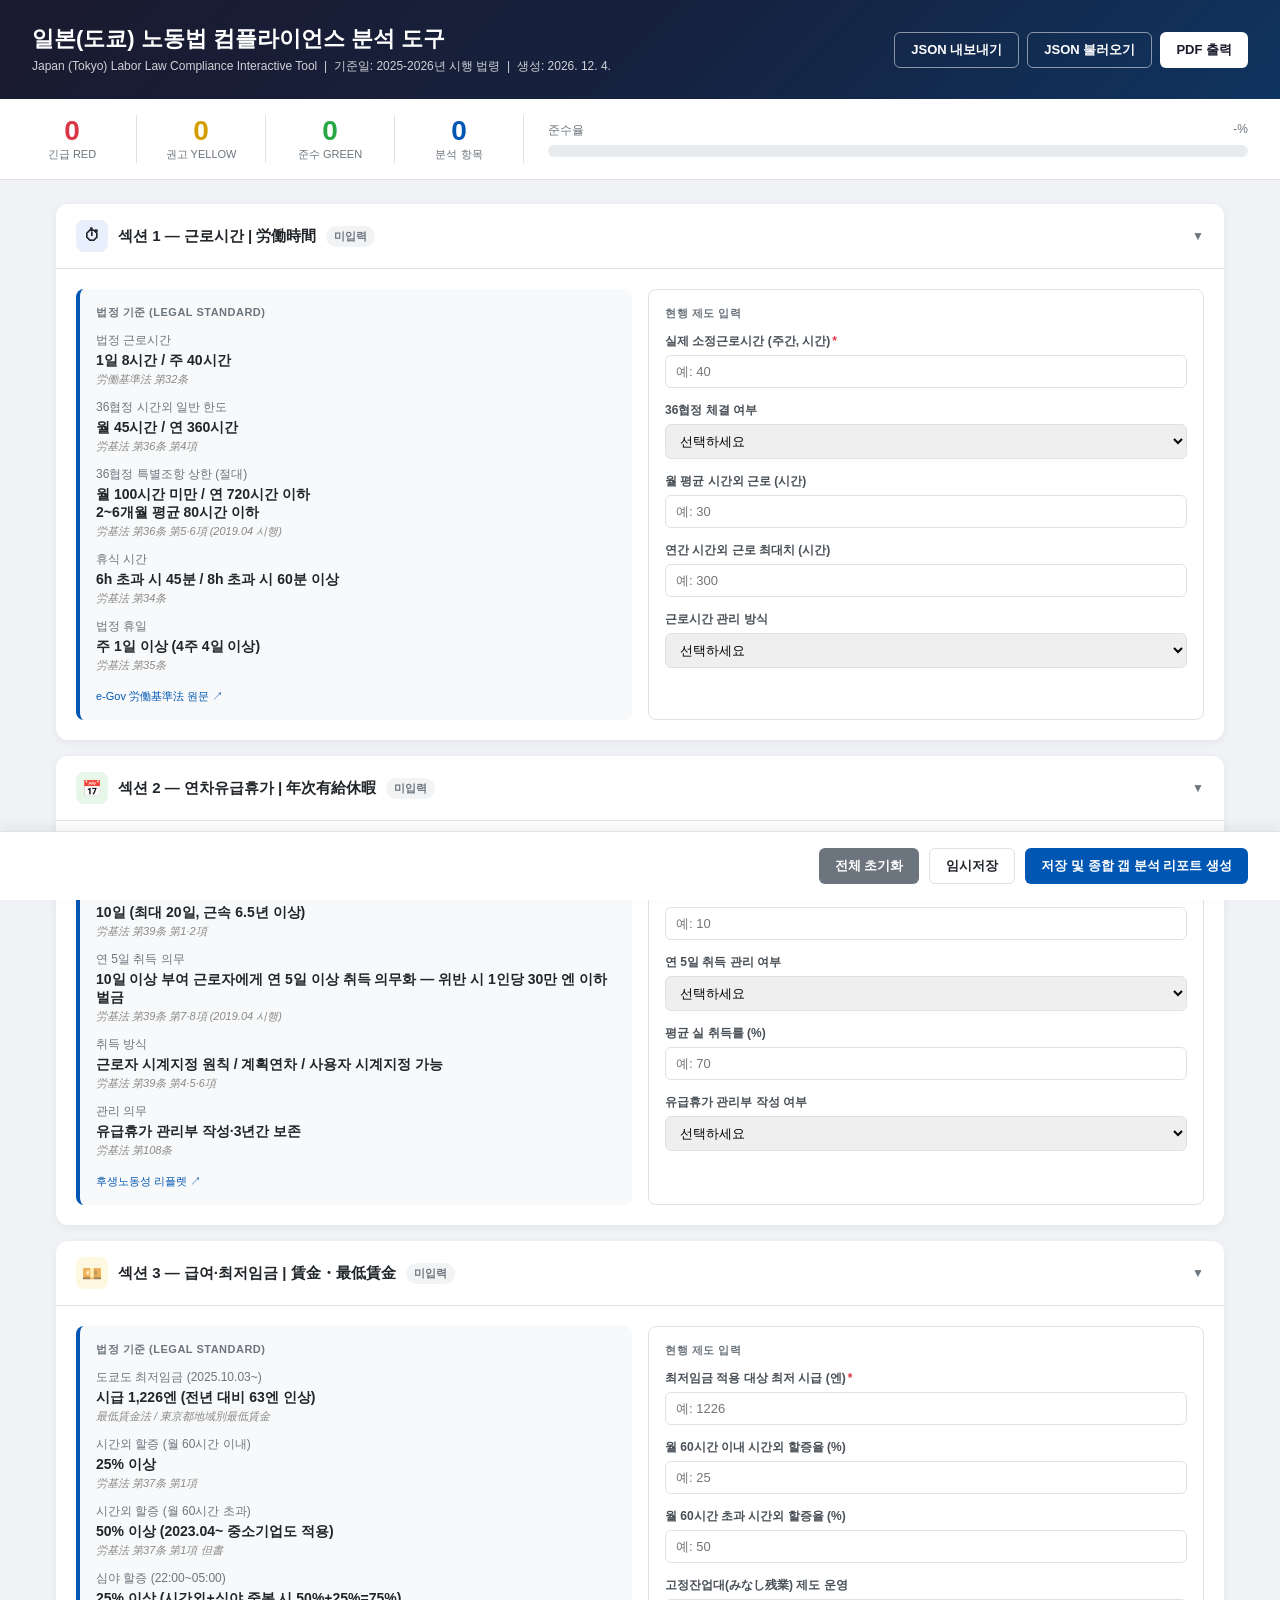
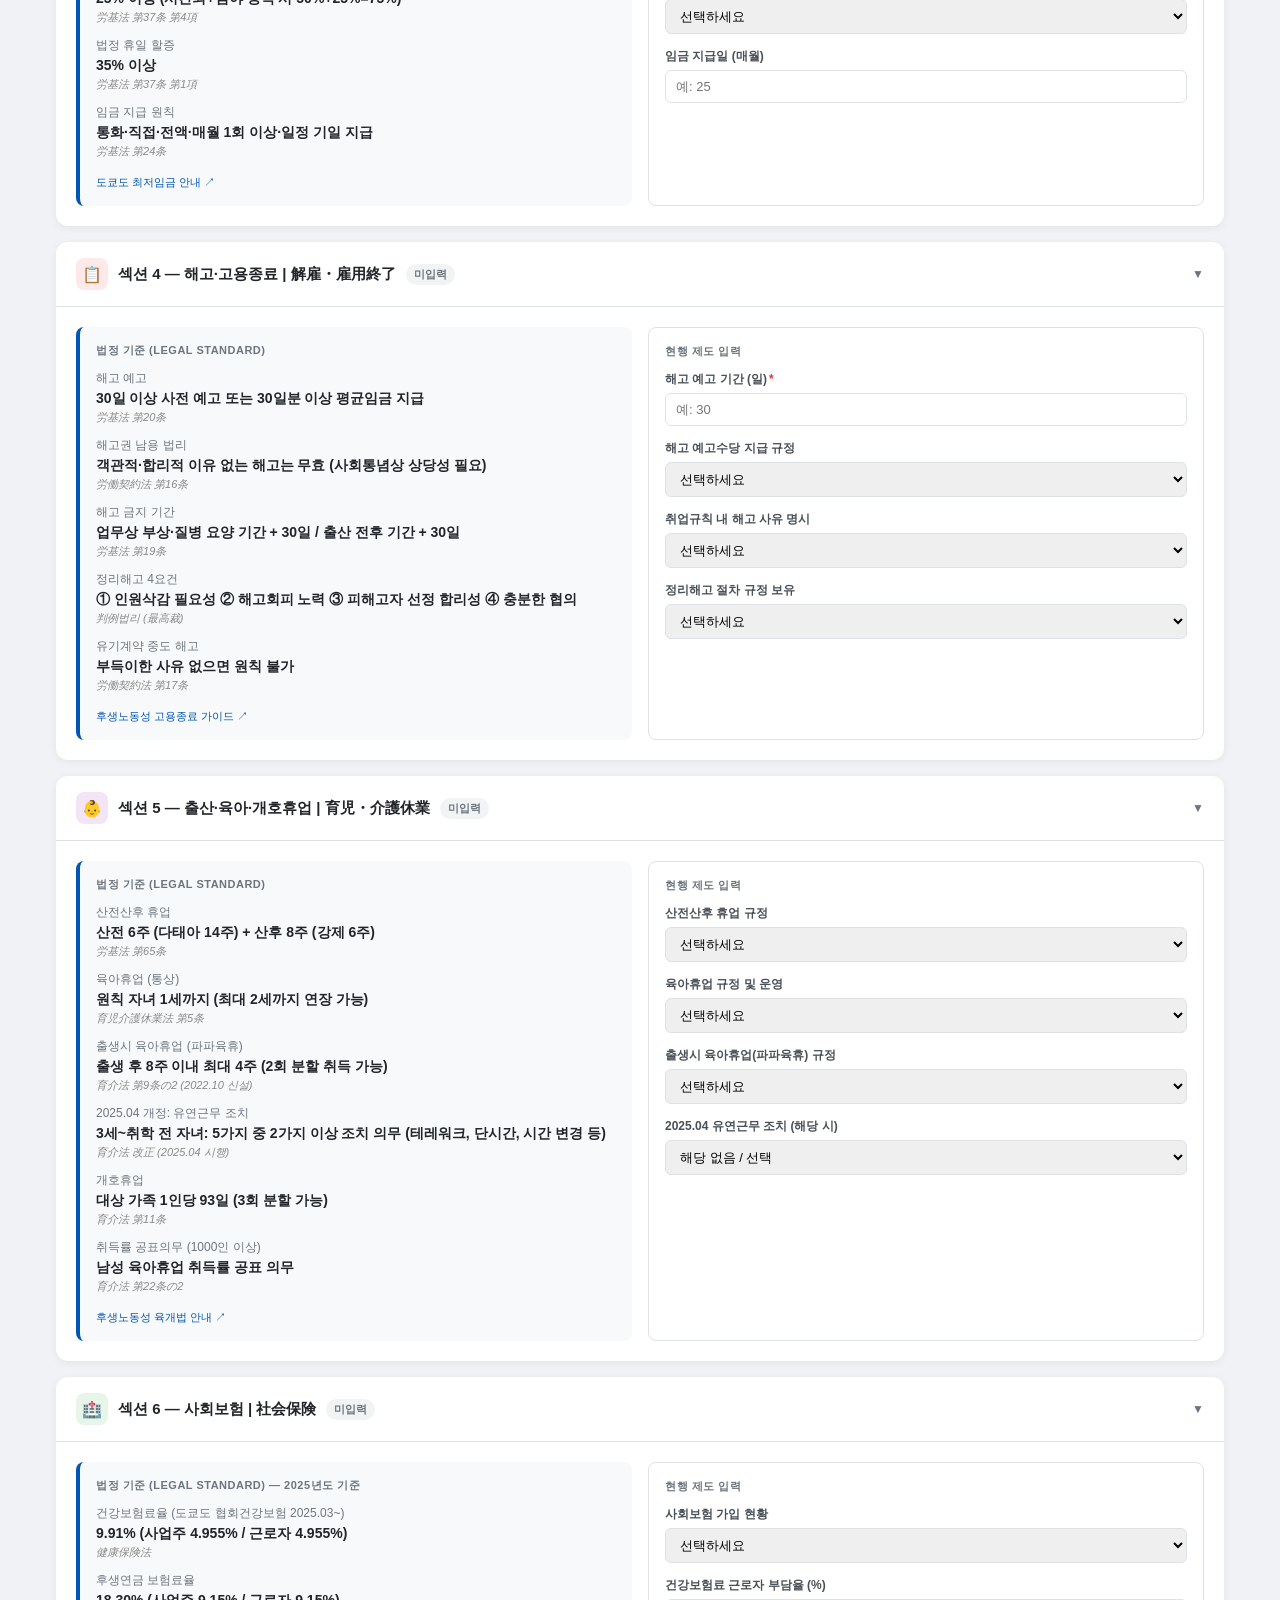
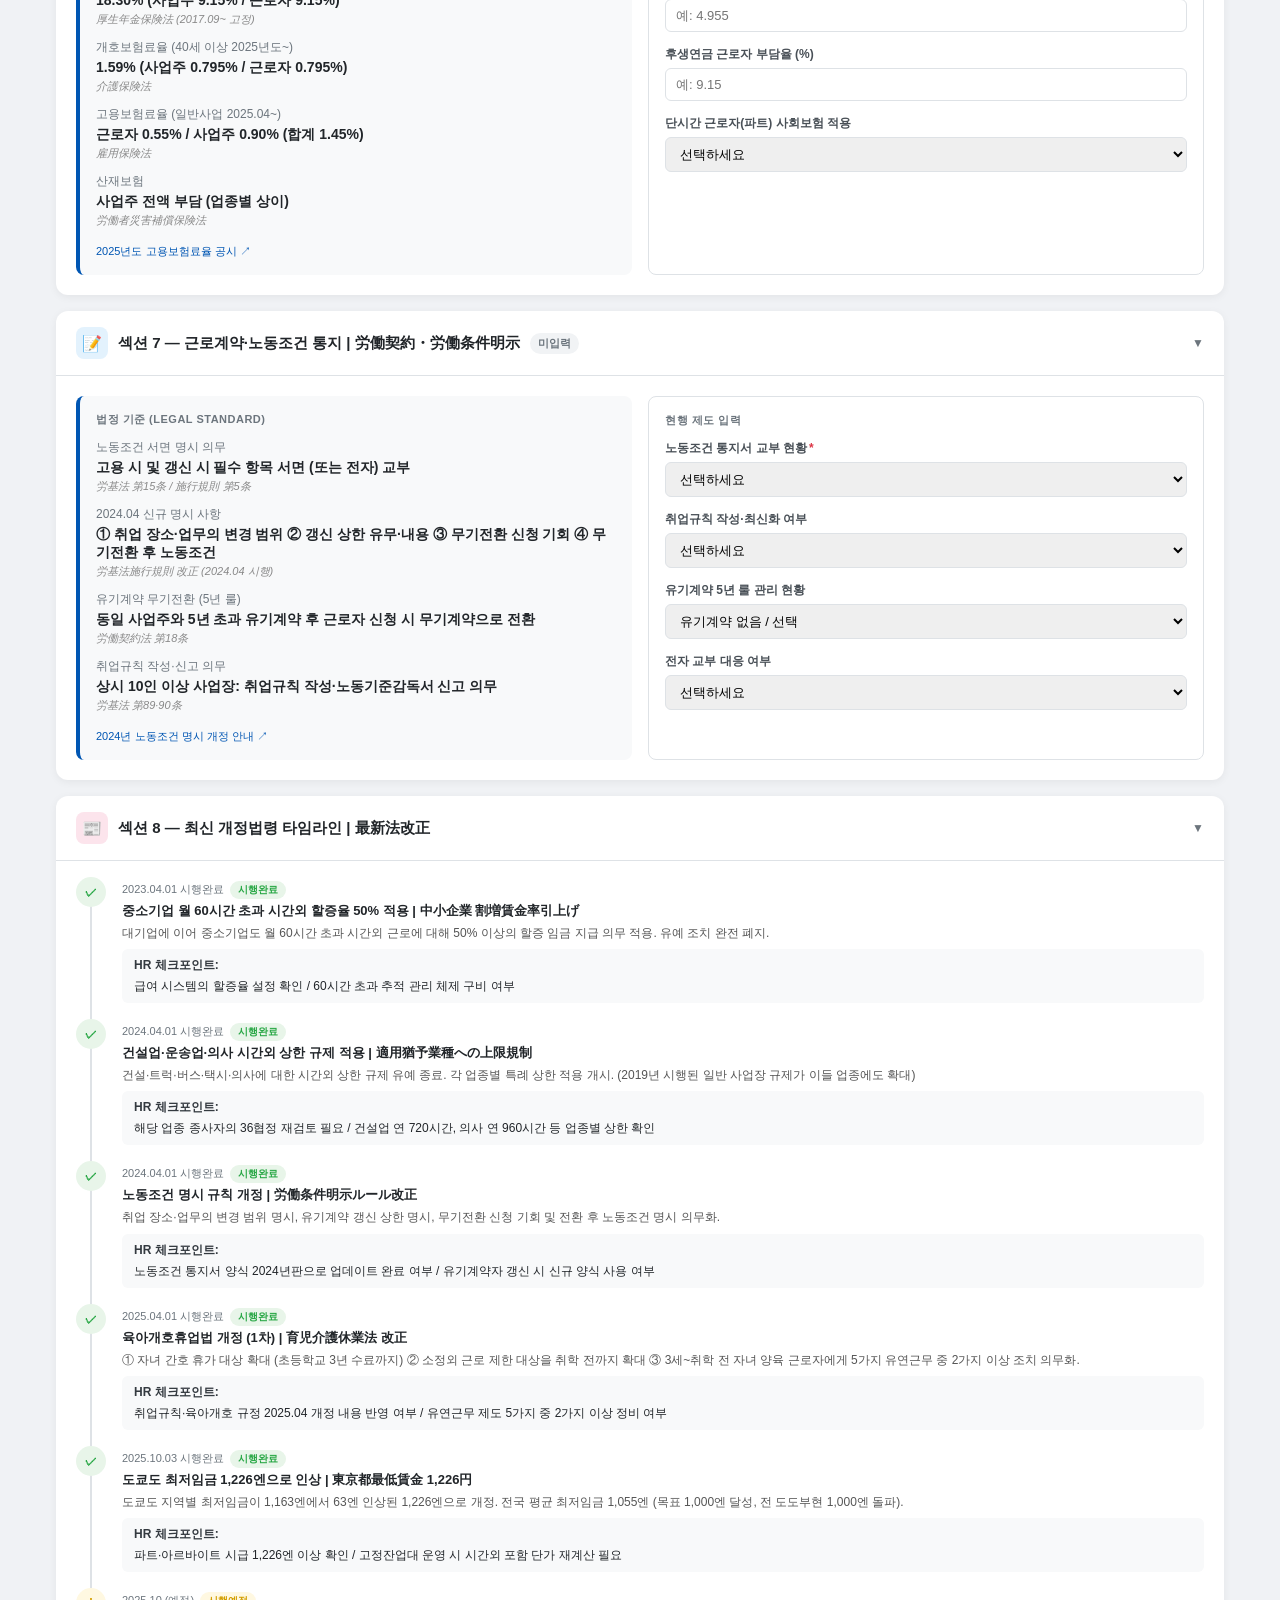
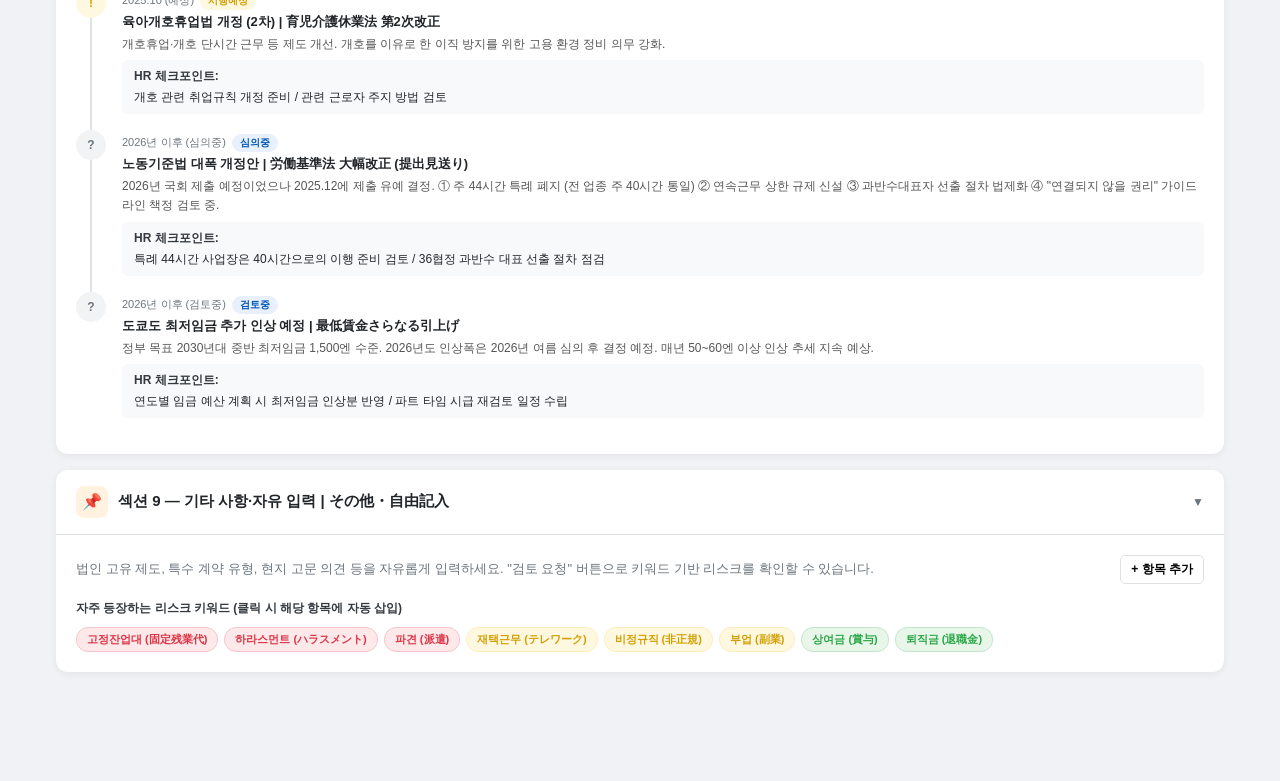
<file: archive_html_초기버전/japan_tokyo_compliance_tool.html>
<!DOCTYPE html>
<html lang="ko">
<head>
<meta charset="UTF-8">
<meta name="viewport" content="width=device-width, initial-scale=1.0">
<title>일본(도쿄) 노동법 컴플라이언스 분석 도구 | Japan Labor Compliance Tool</title>
<style>
*{box-sizing:border-box;margin:0;padding:0}
body{font-family:'Segoe UI',Arial,sans-serif;background:#f0f2f5;color:#212529;font-size:14px}
:root{--red:#DC3545;--yellow:#FFC107;--green:#28A745;--gray:#6C757D;--blue:#0056b3;--light-blue:#e8f0fe;--border:#dee2e6;--white:#fff;--dark:#343a40}
/* HEADER */
.header{background:linear-gradient(135deg,#1a1a2e 0%,#16213e 50%,#0f3460 100%);color:#fff;padding:24px 32px;display:flex;justify-content:space-between;align-items:center;flex-wrap:wrap;gap:12px}
.header-left h1{font-size:22px;font-weight:700;margin-bottom:4px}
.header-left p{font-size:12px;opacity:.8}
.header-right{display:flex;gap:8px;flex-wrap:wrap}
.btn{padding:8px 16px;border:none;border-radius:6px;cursor:pointer;font-size:13px;font-weight:600;transition:all .2s}
.btn-white{background:#fff;color:#1a1a2e}
.btn-white:hover{background:#e8ecef}
.btn-outline{background:transparent;color:#fff;border:1px solid rgba(255,255,255,.5)}
.btn-outline:hover{background:rgba(255,255,255,.1)}
/* DASHBOARD */
.dashboard{background:#fff;border-bottom:1px solid var(--border);padding:16px 32px;display:flex;gap:24px;flex-wrap:wrap;align-items:center}
.stat-box{text-align:center;min-width:80px}
.stat-num{font-size:28px;font-weight:800;line-height:1}
.stat-label{font-size:11px;color:var(--gray);margin-top:2px}
.stat-red .stat-num{color:var(--red)}
.stat-yellow .stat-num{color:#d39e00}
.stat-green .stat-num{color:var(--green)}
.stat-blue .stat-num{color:var(--blue)}
.divider{width:1px;height:48px;background:var(--border)}
.progress-wrap{flex:1;min-width:200px}
.progress-label{font-size:12px;color:var(--gray);margin-bottom:6px;display:flex;justify-content:space-between}
.progress-bar{height:12px;background:#e9ecef;border-radius:8px;overflow:hidden}
.progress-fill{height:100%;border-radius:8px;transition:width .5s;background:linear-gradient(90deg,var(--red),var(--yellow),var(--green))}
/* MAIN */
.main{max-width:1200px;margin:0 auto;padding:24px 16px}
/* SECTION */
.section{background:#fff;border-radius:12px;box-shadow:0 2px 8px rgba(0,0,0,.06);margin-bottom:16px;overflow:hidden}
.section-header{padding:16px 20px;display:flex;justify-content:space-between;align-items:center;cursor:pointer;user-select:none;border-bottom:1px solid var(--border)}
.section-header:hover{background:#f8f9fa}
.section-title{display:flex;align-items:center;gap:10px;font-size:15px;font-weight:700}
.section-icon{width:32px;height:32px;border-radius:8px;display:flex;align-items:center;justify-content:center;font-size:16px;flex-shrink:0}
.section-badge{font-size:11px;padding:3px 8px;border-radius:12px;font-weight:600}
.badge-red{background:#fde8ea;color:var(--red)}
.badge-yellow{background:#fff8e1;color:#d39e00}
.badge-green{background:#e8f5e9;color:var(--green)}
.badge-gray{background:#f1f3f5;color:var(--gray)}
.collapse-icon{font-size:12px;color:var(--gray);transition:transform .2s}
.collapsed .collapse-icon{transform:rotate(-90deg)}
.section-body{padding:20px;display:grid;grid-template-columns:1fr 1fr;gap:16px}
.section-body.collapsed{display:none}
/* COMPARISON */
.col-legal{background:#f8f9fa;border-radius:8px;padding:16px;border-left:4px solid var(--blue)}
.col-input{background:#fff;border-radius:8px;padding:16px;border:1px solid var(--border)}
.col-title{font-size:11px;font-weight:700;text-transform:uppercase;color:var(--gray);margin-bottom:12px;letter-spacing:.5px}
.legal-item{margin-bottom:12px}
.legal-item-label{font-size:12px;color:var(--gray);margin-bottom:3px}
.legal-item-value{font-size:14px;font-weight:600;color:#212529}
.legal-item-jp{font-size:11px;color:#888;margin-top:2px;font-style:italic}
.legal-link{font-size:11px;color:var(--blue);text-decoration:none;display:inline-flex;align-items:center;gap:3px;margin-top:4px}
.legal-link:hover{text-decoration:underline}
/* INPUT FIELDS */
.field-group{margin-bottom:14px}
.field-label{font-size:12px;font-weight:600;color:#495057;margin-bottom:5px;display:block}
.field-label .required{color:var(--red);margin-left:2px}
input[type=number],input[type=text],select,textarea{width:100%;padding:8px 10px;border:1px solid var(--border);border-radius:6px;font-size:13px;transition:border-color .2s}
input:focus,select:focus,textarea:focus{outline:none;border-color:var(--blue);box-shadow:0 0 0 3px rgba(0,86,179,.1)}
input.gap-red,select.gap-red{border-color:var(--red);background:#fff8f8}
input.gap-yellow,select.gap-yellow{border-color:var(--yellow);background:#fffdf0}
input.gap-green,select.gap-green{border-color:var(--green);background:#f0fff4}
/* GAP RESULT */
.gap-result{margin-top:16px;grid-column:1/-1;border-radius:8px;padding:14px 16px;display:none}
.gap-result.show{display:block}
.gap-result.red{background:#fde8ea;border-left:4px solid var(--red)}
.gap-result.yellow{background:#fff8e1;border-left:4px solid var(--yellow)}
.gap-result.green{background:#e8f5e9;border-left:4px solid var(--green)}
.gap-result .gap-title{font-weight:700;font-size:13px;margin-bottom:6px}
.gap-result.red .gap-title{color:var(--red)}
.gap-result.yellow .gap-title{color:#d39e00}
.gap-result.green .gap-title{color:var(--green)}
.gap-result ul{margin-left:16px}
.gap-result ul li{font-size:13px;margin-bottom:3px}
/* TIMELINE */
.timeline{padding:0 20px 20px}
.timeline-item{display:flex;gap:16px;margin-bottom:16px;position:relative}
.timeline-item::before{content:'';position:absolute;left:14px;top:28px;bottom:-16px;width:2px;background:var(--border)}
.timeline-item:last-child::before{display:none}
.tl-dot{width:30px;height:30px;border-radius:50%;display:flex;align-items:center;justify-content:center;font-size:12px;flex-shrink:0;font-weight:700;z-index:1}
.tl-done{background:#e8f5e9;color:var(--green)}
.tl-active{background:#fff8e1;color:#d39e00}
.tl-pending{background:#f1f3f5;color:var(--gray)}
.tl-content{flex:1;padding-top:4px}
.tl-date{font-size:11px;color:var(--gray);margin-bottom:3px}
.tl-title{font-size:13px;font-weight:700;margin-bottom:4px}
.tl-desc{font-size:12px;color:#555;line-height:1.6}
.tl-check{margin-top:6px;background:#f8f9fa;border-radius:6px;padding:8px 12px;font-size:12px}
.tl-check strong{display:block;margin-bottom:4px;color:var(--dark)}
.status-badge{display:inline-block;font-size:10px;font-weight:700;padding:2px 8px;border-radius:10px;margin-left:6px}
.sb-done{background:#e8f5e9;color:var(--green)}
.sb-active{background:#fff8e1;color:#d39e00}
.sb-pending{background:#e8f0fe;color:var(--blue)}
/* OTHER SECTION */
.other-item{background:#f8f9fa;border-radius:8px;padding:14px;margin-bottom:12px;border:1px solid var(--border)}
.other-item-header{display:flex;justify-content:space-between;align-items:center;margin-bottom:10px}
.btn-sm{padding:5px 10px;font-size:12px;border-radius:5px;border:1px solid var(--border);background:#fff;cursor:pointer}
.btn-sm:hover{background:#f1f3f5}
.btn-danger-sm{border-color:var(--red);color:var(--red)}
.btn-danger-sm:hover{background:#fde8ea}
.keyword-tags{display:flex;flex-wrap:wrap;gap:6px;margin-top:10px}
.keyword-tag{padding:4px 10px;border-radius:12px;font-size:11px;font-weight:600;cursor:pointer;border:1px solid transparent;transition:all .2s}
.keyword-tag.risk-high{background:#fde8ea;color:var(--red);border-color:#f5c6cb}
.keyword-tag.risk-medium{background:#fff8e1;color:#d39e00;border-color:#ffeeba}
.keyword-tag.risk-low{background:#e8f5e9;color:var(--green);border-color:#c3e6cb}
.keyword-tag:hover{opacity:.8}
.review-result{background:#fff;border-radius:8px;border:1px solid var(--border);padding:14px;margin-top:12px;display:none}
.review-result.show{display:block}
/* REPORT MODAL */
.modal-overlay{position:fixed;inset:0;background:rgba(0,0,0,.5);z-index:1000;display:none;justify-content:center;align-items:flex-start;padding:40px 16px;overflow-y:auto}
.modal-overlay.show{display:flex}
.modal{background:#fff;border-radius:12px;width:100%;max-width:900px;box-shadow:0 20px 60px rgba(0,0,0,.3)}
.modal-header{padding:20px 24px;border-bottom:1px solid var(--border);display:flex;justify-content:space-between;align-items:center}
.modal-header h2{font-size:18px;font-weight:700}
.modal-body{padding:24px}
.modal-close{background:none;border:none;font-size:20px;cursor:pointer;color:var(--gray)}
.report-table{width:100%;border-collapse:collapse;margin-top:16px}
.report-table th{background:#f8f9fa;padding:10px 12px;text-align:left;font-size:12px;border:1px solid var(--border)}
.report-table td{padding:10px 12px;font-size:13px;border:1px solid var(--border);vertical-align:top}
.report-table tr.tr-red td{background:#fff8f8}
.report-table tr.tr-yellow td{background:#fffdf0}
.report-table tr.tr-green td{background:#f0fff4}
.traffic-dot{width:12px;height:12px;border-radius:50%;display:inline-block}
.dot-red{background:var(--red)}
.dot-yellow{background:var(--yellow)}
.dot-green{background:var(--green)}
.action-item{background:#f8f9fa;border-radius:8px;padding:12px 14px;margin-bottom:10px;border-left:4px solid var(--border)}
.action-item.pri-high{border-left-color:var(--red)}
.action-item.pri-med{border-left-color:var(--yellow)}
.action-item.pri-low{border-left-color:var(--green)}
/* SAVE BAR */
.save-bar{background:#fff;border-top:1px solid var(--border);padding:16px 32px;display:flex;justify-content:flex-end;gap:10px;position:sticky;bottom:0;z-index:100;box-shadow:0 -4px 12px rgba(0,0,0,.06)}
.btn-primary{background:var(--blue);color:#fff}
.btn-primary:hover{background:#004494}
.btn-success{background:var(--green);color:#fff}
.btn-success:hover{background:#1e7e34}
.btn-secondary{background:var(--gray);color:#fff}
.btn-secondary:hover{background:#545b62}
/* TOAST */
.toast{position:fixed;bottom:80px;right:24px;background:#343a40;color:#fff;padding:12px 20px;border-radius:8px;font-size:13px;z-index:2000;opacity:0;transform:translateY(10px);transition:all .3s;pointer-events:none}
.toast.show{opacity:1;transform:translateY(0)}
@media(max-width:768px){
  .section-body{grid-template-columns:1fr}
  .header{padding:16px}
  .main{padding:12px 8px}
  .dashboard{padding:12px 16px;gap:16px}
}
@media print{
  .save-bar,.header-right,.btn{display:none!important}
  .section-body.collapsed{display:grid!important}
  .modal-overlay{display:none!important}
  body{background:#fff}
  .section{box-shadow:none;border:1px solid #ccc}
}
</style>
</head>
<body>

<div class="header">
  <div class="header-left">
    <h1>일본(도쿄) 노동법 컴플라이언스 분석 도구</h1>
    <p>Japan (Tokyo) Labor Law Compliance Interactive Tool &nbsp;|&nbsp; 기준일: 2025-2026년 시행 법령 &nbsp;|&nbsp; 생성: <span id="genDate"></span></p>
  </div>
  <div class="header-right">
    <button class="btn btn-outline" onclick="exportJSON()">JSON 내보내기</button>
    <button class="btn btn-outline" onclick="document.getElementById('importFile').click()">JSON 불러오기</button>
    <input type="file" id="importFile" accept=".json" style="display:none" onchange="importJSON(event)">
    <button class="btn btn-white" onclick="window.print()">PDF 출력</button>
  </div>
</div>

<div class="dashboard">
  <div class="stat-box stat-red"><div class="stat-num" id="cntRed">0</div><div class="stat-label">긴급 RED</div></div>
  <div class="divider"></div>
  <div class="stat-box stat-yellow"><div class="stat-num" id="cntYellow">0</div><div class="stat-label">권고 YELLOW</div></div>
  <div class="divider"></div>
  <div class="stat-box stat-green"><div class="stat-num" id="cntGreen">0</div><div class="stat-label">준수 GREEN</div></div>
  <div class="divider"></div>
  <div class="stat-box stat-blue"><div class="stat-num" id="cntTotal">0</div><div class="stat-label">분석 항목</div></div>
  <div class="divider"></div>
  <div class="progress-wrap">
    <div class="progress-label"><span>준수율</span><span id="compRate">-%</span></div>
    <div class="progress-bar"><div class="progress-fill" id="progressFill" style="width:0%"></div></div>
  </div>
</div>

<div class="main">

<!-- ===== SECTION 1: 근로시간 ===== -->
<div class="section" id="sec1">
  <div class="section-header" onclick="toggleSection('sec1')">
    <div class="section-title">
      <div class="section-icon" style="background:#e8f0fe">⏱</div>
      <span>섹션 1 — 근로시간 | 労働時間</span>
      <span class="section-badge badge-gray" id="badge-sec1">미입력</span>
    </div>
    <span class="collapse-icon">▼</span>
  </div>
  <div class="section-body" id="body-sec1">
    <div class="col-legal">
      <div class="col-title">법정 기준 (Legal Standard)</div>
      <div class="legal-item"><div class="legal-item-label">법정 근로시간</div><div class="legal-item-value">1일 8시간 / 주 40시간</div><div class="legal-item-jp">労働基準法 第32条</div></div>
      <div class="legal-item"><div class="legal-item-label">36협정 시간외 일반 한도</div><div class="legal-item-value">월 45시간 / 연 360시간</div><div class="legal-item-jp">労基法 第36条 第4項</div></div>
      <div class="legal-item"><div class="legal-item-label">36협정 특별조항 상한 (절대)</div><div class="legal-item-value">월 100시간 미만 / 연 720시간 이하<br>2~6개월 평균 80시간 이하</div><div class="legal-item-jp">労基法 第36条 第5·6項 (2019.04 시행)</div></div>
      <div class="legal-item"><div class="legal-item-label">휴식 시간</div><div class="legal-item-value">6h 초과 시 45분 / 8h 초과 시 60분 이상</div><div class="legal-item-jp">労基法 第34条</div></div>
      <div class="legal-item"><div class="legal-item-label">법정 휴일</div><div class="legal-item-value">주 1일 이상 (4주 4일 이상)</div><div class="legal-item-jp">労基法 第35条</div></div>
      <a class="legal-link" href="https://elaws.e-gov.go.jp/document?lawid=322AC0000000049" target="_blank">e-Gov 労働基準法 원문 ↗</a>
    </div>
    <div class="col-input">
      <div class="col-title">현행 제도 입력</div>
      <div class="field-group">
        <label class="field-label">실제 소정근로시간 (주간, 시간)<span class="required">*</span></label>
        <input type="number" id="wt_weekly" min="1" max="60" placeholder="예: 40" oninput="analyzeSection1()">
      </div>
      <div class="field-group">
        <label class="field-label">36협정 체결 여부</label>
        <select id="wt_36" onchange="analyzeSection1()">
          <option value="">선택하세요</option>
          <option value="yes_special">체결 (특별조항 포함)</option>
          <option value="yes_normal">체결 (일반조항만)</option>
          <option value="no">미체결</option>
        </select>
      </div>
      <div class="field-group">
        <label class="field-label">월 평균 시간외 근로 (시간)</label>
        <input type="number" id="wt_monthly_ot" min="0" max="200" placeholder="예: 30" oninput="analyzeSection1()">
      </div>
      <div class="field-group">
        <label class="field-label">연간 시간외 근로 최대치 (시간)</label>
        <input type="number" id="wt_annual_ot" min="0" max="2000" placeholder="예: 300" oninput="analyzeSection1()">
      </div>
      <div class="field-group">
        <label class="field-label">근로시간 관리 방식</label>
        <select id="wt_mgmt" onchange="analyzeSection1()">
          <option value="">선택하세요</option>
          <option value="system">시스템 타임카드</option>
          <option value="manual">수기 기록</option>
          <option value="pc">PC 로그</option>
          <option value="none">별도 관리 없음</option>
        </select>
      </div>
    </div>
    <div class="gap-result" id="gap-sec1"></div>
  </div>
</div>

<!-- ===== SECTION 2: 연차휴가 ===== -->
<div class="section" id="sec2">
  <div class="section-header" onclick="toggleSection('sec2')">
    <div class="section-title">
      <div class="section-icon" style="background:#e8f5e9">📅</div>
      <span>섹션 2 — 연차유급휴가 | 年次有給休暇</span>
      <span class="section-badge badge-gray" id="badge-sec2">미입력</span>
    </div>
    <span class="collapse-icon">▼</span>
  </div>
  <div class="section-body" id="body-sec2">
    <div class="col-legal">
      <div class="col-title">법정 기준 (Legal Standard)</div>
      <div class="legal-item"><div class="legal-item-label">부여 일수 (6개월 계속근무)</div><div class="legal-item-value">10일 (최대 20일, 근속 6.5년 이상)</div><div class="legal-item-jp">労基法 第39条 第1·2項</div></div>
      <div class="legal-item"><div class="legal-item-label">연 5일 취득 의무</div><div class="legal-item-value">10일 이상 부여 근로자에게 연 5일 이상 취득 의무화 — 위반 시 1인당 30만 엔 이하 벌금</div><div class="legal-item-jp">労基法 第39条 第7·8項 (2019.04 시행)</div></div>
      <div class="legal-item"><div class="legal-item-label">취득 방식</div><div class="legal-item-value">근로자 시계지정 원칙 / 계획연차 / 사용자 시계지정 가능</div><div class="legal-item-jp">労基法 第39条 第4·5·6項</div></div>
      <div class="legal-item"><div class="legal-item-label">관리 의무</div><div class="legal-item-value">유급휴가 관리부 작성·3년간 보존</div><div class="legal-item-jp">労基法 第108条</div></div>
      <a class="legal-link" href="https://www.mhlw.go.jp/content/000463186.pdf" target="_blank">후생노동성 리플렛 ↗</a>
    </div>
    <div class="col-input">
      <div class="col-title">현행 제도 입력</div>
      <div class="field-group">
        <label class="field-label">신입 부여 일수 (6개월 후)<span class="required">*</span></label>
        <input type="number" id="al_days" min="0" max="40" placeholder="예: 10" oninput="analyzeSection2()">
      </div>
      <div class="field-group">
        <label class="field-label">연 5일 취득 관리 여부</label>
        <select id="al_5day" onchange="analyzeSection2()">
          <option value="">선택하세요</option>
          <option value="managed">취득 의무 관리 중</option>
          <option value="partial">일부 대상만 관리</option>
          <option value="no">미관리</option>
        </select>
      </div>
      <div class="field-group">
        <label class="field-label">평균 실 취득률 (%)</label>
        <input type="number" id="al_rate" min="0" max="100" placeholder="예: 70" oninput="analyzeSection2()">
      </div>
      <div class="field-group">
        <label class="field-label">유급휴가 관리부 작성 여부</label>
        <select id="al_ledger" onchange="analyzeSection2()">
          <option value="">선택하세요</option>
          <option value="yes">작성·보존 중</option>
          <option value="no">미작성</option>
        </select>
      </div>
    </div>
    <div class="gap-result" id="gap-sec2"></div>
  </div>
</div>

<!-- ===== SECTION 3: 급여·임금 ===== -->
<div class="section" id="sec3">
  <div class="section-header" onclick="toggleSection('sec3')">
    <div class="section-title">
      <div class="section-icon" style="background:#fff8e1">💴</div>
      <span>섹션 3 — 급여·최저임금 | 賃金・最低賃金</span>
      <span class="section-badge badge-gray" id="badge-sec3">미입력</span>
    </div>
    <span class="collapse-icon">▼</span>
  </div>
  <div class="section-body" id="body-sec3">
    <div class="col-legal">
      <div class="col-title">법정 기준 (Legal Standard)</div>
      <div class="legal-item"><div class="legal-item-label">도쿄도 최저임금 (2025.10.03~)</div><div class="legal-item-value">시급 1,226엔 (전년 대비 63엔 인상)</div><div class="legal-item-jp">最低賃金法 / 東京都地域別最低賃金</div></div>
      <div class="legal-item"><div class="legal-item-label">시간외 할증 (월 60시간 이내)</div><div class="legal-item-value">25% 이상</div><div class="legal-item-jp">労基法 第37条 第1項</div></div>
      <div class="legal-item"><div class="legal-item-label">시간외 할증 (월 60시간 초과)</div><div class="legal-item-value">50% 이상 (2023.04~ 중소기업도 적용)</div><div class="legal-item-jp">労基法 第37条 第1項 但書</div></div>
      <div class="legal-item"><div class="legal-item-label">심야 할증 (22:00~05:00)</div><div class="legal-item-value">25% 이상 (시간외+심야 중복 시 50%+25%=75%)</div><div class="legal-item-jp">労基法 第37条 第4項</div></div>
      <div class="legal-item"><div class="legal-item-label">법정 휴일 할증</div><div class="legal-item-value">35% 이상</div><div class="legal-item-jp">労基法 第37条 第1項</div></div>
      <div class="legal-item"><div class="legal-item-label">임금 지급 원칙</div><div class="legal-item-value">통화·직접·전액·매월 1회 이상·일정 기일 지급</div><div class="legal-item-jp">労基法 第24条</div></div>
      <a class="legal-link" href="https://jsite.mhlw.go.jp/tokyo-roudoukyoku/news_topics/houdou/20230901chinginka_00001.html" target="_blank">도쿄도 최저임금 안내 ↗</a>
    </div>
    <div class="col-input">
      <div class="col-title">현행 제도 입력</div>
      <div class="field-group">
        <label class="field-label">최저임금 적용 대상 최저 시급 (엔)<span class="required">*</span></label>
        <input type="number" id="wage_min" min="0" max="5000" placeholder="예: 1226" oninput="analyzeSection3()">
      </div>
      <div class="field-group">
        <label class="field-label">월 60시간 이내 시간외 할증율 (%)</label>
        <input type="number" id="wage_ot1" min="0" max="100" placeholder="예: 25" oninput="analyzeSection3()">
      </div>
      <div class="field-group">
        <label class="field-label">월 60시간 초과 시간외 할증율 (%)</label>
        <input type="number" id="wage_ot2" min="0" max="100" placeholder="예: 50" oninput="analyzeSection3()">
      </div>
      <div class="field-group">
        <label class="field-label">고정잔업대(みなし残業) 제도 운영</label>
        <select id="wage_fixed_ot" onchange="analyzeSection3()">
          <option value="">선택하세요</option>
          <option value="no">미운영</option>
          <option value="yes_compliant">운영 중 (명시 + 초과분 추가 지급)</option>
          <option value="yes_issue">운영 중 (초과분 미지급 또는 명시 불분명)</option>
        </select>
      </div>
      <div class="field-group">
        <label class="field-label">임금 지급일 (매월)</label>
        <input type="number" id="wage_payday" min="1" max="31" placeholder="예: 25" oninput="analyzeSection3()">
      </div>
    </div>
    <div class="gap-result" id="gap-sec3"></div>
  </div>
</div>

<!-- ===== SECTION 4: 해고·고용종료 ===== -->
<div class="section" id="sec4">
  <div class="section-header" onclick="toggleSection('sec4')">
    <div class="section-title">
      <div class="section-icon" style="background:#fde8ea">📋</div>
      <span>섹션 4 — 해고·고용종료 | 解雇・雇用終了</span>
      <span class="section-badge badge-gray" id="badge-sec4">미입력</span>
    </div>
    <span class="collapse-icon">▼</span>
  </div>
  <div class="section-body" id="body-sec4">
    <div class="col-legal">
      <div class="col-title">법정 기준 (Legal Standard)</div>
      <div class="legal-item"><div class="legal-item-label">해고 예고</div><div class="legal-item-value">30일 이상 사전 예고 또는 30일분 이상 평균임금 지급</div><div class="legal-item-jp">労基法 第20条</div></div>
      <div class="legal-item"><div class="legal-item-label">해고권 남용 법리</div><div class="legal-item-value">객관적·합리적 이유 없는 해고는 무효 (사회통념상 상당성 필요)</div><div class="legal-item-jp">労働契約法 第16条</div></div>
      <div class="legal-item"><div class="legal-item-label">해고 금지 기간</div><div class="legal-item-value">업무상 부상·질병 요양 기간 + 30일 / 출산 전후 기간 + 30일</div><div class="legal-item-jp">労基法 第19条</div></div>
      <div class="legal-item"><div class="legal-item-label">정리해고 4요건</div><div class="legal-item-value">① 인원삭감 필요성 ② 해고회피 노력 ③ 피해고자 선정 합리성 ④ 충분한 협의</div><div class="legal-item-jp">判例법리 (最高裁)</div></div>
      <div class="legal-item"><div class="legal-item-label">유기계약 중도 해고</div><div class="legal-item-value">부득이한 사유 없으면 원칙 불가</div><div class="legal-item-jp">労働契約法 第17条</div></div>
      <a class="legal-link" href="https://www.mhlw.go.jp/seisakunitsuite/bunya/koyou_roudou/roudouseisaku/chushoukigyou/keiyakushuryo_rule.html" target="_blank">후생노동성 고용종료 가이드 ↗</a>
    </div>
    <div class="col-input">
      <div class="col-title">현행 제도 입력</div>
      <div class="field-group">
        <label class="field-label">해고 예고 기간 (일)<span class="required">*</span></label>
        <input type="number" id="dis_notice" min="0" max="90" placeholder="예: 30" oninput="analyzeSection4()">
      </div>
      <div class="field-group">
        <label class="field-label">해고 예고수당 지급 규정</label>
        <select id="dis_allowance" onchange="analyzeSection4()">
          <option value="">선택하세요</option>
          <option value="yes">규정 있음 (30일 미만 시 지급)</option>
          <option value="no">규정 없음</option>
        </select>
      </div>
      <div class="field-group">
        <label class="field-label">취업규칙 내 해고 사유 명시</label>
        <select id="dis_reason" onchange="analyzeSection4()">
          <option value="">선택하세요</option>
          <option value="yes">명시되어 있음</option>
          <option value="partial">일부만 명시</option>
          <option value="no">미명시</option>
        </select>
      </div>
      <div class="field-group">
        <label class="field-label">정리해고 절차 규정 보유</label>
        <select id="dis_reduct" onchange="analyzeSection4()">
          <option value="">선택하세요</option>
          <option value="yes">4요건 충족 절차 규정 보유</option>
          <option value="partial">일부 절차만</option>
          <option value="no">없음</option>
        </select>
      </div>
    </div>
    <div class="gap-result" id="gap-sec4"></div>
  </div>
</div>

<!-- ===== SECTION 5: 출산·육아·개호 ===== -->
<div class="section" id="sec5">
  <div class="section-header" onclick="toggleSection('sec5')">
    <div class="section-title">
      <div class="section-icon" style="background:#f3e5f5">👶</div>
      <span>섹션 5 — 출산·육아·개호휴업 | 育児・介護休業</span>
      <span class="section-badge badge-gray" id="badge-sec5">미입력</span>
    </div>
    <span class="collapse-icon">▼</span>
  </div>
  <div class="section-body" id="body-sec5">
    <div class="col-legal">
      <div class="col-title">법정 기준 (Legal Standard)</div>
      <div class="legal-item"><div class="legal-item-label">산전산후 휴업</div><div class="legal-item-value">산전 6주 (다태아 14주) + 산후 8주 (강제 6주)</div><div class="legal-item-jp">労基法 第65条</div></div>
      <div class="legal-item"><div class="legal-item-label">육아휴업 (통상)</div><div class="legal-item-value">원칙 자녀 1세까지 (최대 2세까지 연장 가능)</div><div class="legal-item-jp">育児介護休業法 第5条</div></div>
      <div class="legal-item"><div class="legal-item-label">출생시 육아휴업 (파파육휴)</div><div class="legal-item-value">출생 후 8주 이내 최대 4주 (2회 분할 취득 가능)</div><div class="legal-item-jp">育介法 第9条の2 (2022.10 신설)</div></div>
      <div class="legal-item"><div class="legal-item-label">2025.04 개정: 유연근무 조치</div><div class="legal-item-value">3세~취학 전 자녀: 5가지 중 2가지 이상 조치 의무 (테레워크, 단시간, 시간 변경 등)</div><div class="legal-item-jp">育介法 改正 (2025.04 시행)</div></div>
      <div class="legal-item"><div class="legal-item-label">개호휴업</div><div class="legal-item-value">대상 가족 1인당 93일 (3회 분할 가능)</div><div class="legal-item-jp">育介法 第11条</div></div>
      <div class="legal-item"><div class="legal-item-label">취득률 공표의무 (1000인 이상)</div><div class="legal-item-value">남성 육아휴업 취득률 공표 의무</div><div class="legal-item-jp">育介法 第22条の2</div></div>
      <a class="legal-link" href="https://www.mhlw.go.jp/stf/seisakunitsuite/bunya/0000130583.html" target="_blank">후생노동성 육개법 안내 ↗</a>
    </div>
    <div class="col-input">
      <div class="col-title">현행 제도 입력</div>
      <div class="field-group">
        <label class="field-label">산전산후 휴업 규정</label>
        <select id="mat_leave" onchange="analyzeSection5()">
          <option value="">선택하세요</option>
          <option value="yes">법정대로 규정 및 운영</option>
          <option value="partial">일부 미흡</option>
          <option value="no">규정 없음</option>
        </select>
      </div>
      <div class="field-group">
        <label class="field-label">육아휴업 규정 및 운영</label>
        <select id="child_leave" onchange="analyzeSection5()">
          <option value="">선택하세요</option>
          <option value="yes">법정 이상 규정·운영</option>
          <option value="legal">법정 기준 충족</option>
          <option value="partial">일부 미흡</option>
          <option value="no">규정 없음</option>
        </select>
      </div>
      <div class="field-group">
        <label class="field-label">출생시 육아휴업(파파육휴) 규정</label>
        <select id="papa_leave" onchange="analyzeSection5()">
          <option value="">선택하세요</option>
          <option value="yes">규정·취업규칙 반영 완료</option>
          <option value="partial">규정은 있으나 취업규칙 미반영</option>
          <option value="no">미규정</option>
        </select>
      </div>
      <div class="field-group">
        <label class="field-label">2025.04 유연근무 조치 (해당 시)</label>
        <select id="flex_measures" onchange="analyzeSection5()">
          <option value="">해당 없음 / 선택</option>
          <option value="yes">2가지 이상 조치 완료</option>
          <option value="partial">1가지만</option>
          <option value="no">미준비</option>
        </select>
      </div>
    </div>
    <div class="gap-result" id="gap-sec5"></div>
  </div>
</div>

<!-- ===== SECTION 6: 사회보험 ===== -->
<div class="section" id="sec6">
  <div class="section-header" onclick="toggleSection('sec6')">
    <div class="section-title">
      <div class="section-icon" style="background:#e8f5e9">🏥</div>
      <span>섹션 6 — 사회보험 | 社会保険</span>
      <span class="section-badge badge-gray" id="badge-sec6">미입력</span>
    </div>
    <span class="collapse-icon">▼</span>
  </div>
  <div class="section-body" id="body-sec6">
    <div class="col-legal">
      <div class="col-title">법정 기준 (Legal Standard) — 2025년도 기준</div>
      <div class="legal-item"><div class="legal-item-label">건강보험료율 (도쿄도 협회건강보험 2025.03~)</div><div class="legal-item-value">9.91% (사업주 4.955% / 근로자 4.955%)</div><div class="legal-item-jp">健康保険法</div></div>
      <div class="legal-item"><div class="legal-item-label">후생연금 보험료율</div><div class="legal-item-value">18.30% (사업주 9.15% / 근로자 9.15%)</div><div class="legal-item-jp">厚生年金保険法 (2017.09~ 고정)</div></div>
      <div class="legal-item"><div class="legal-item-label">개호보험료율 (40세 이상 2025년도~)</div><div class="legal-item-value">1.59% (사업주 0.795% / 근로자 0.795%)</div><div class="legal-item-jp">介護保険法</div></div>
      <div class="legal-item"><div class="legal-item-label">고용보험료율 (일반사업 2025.04~)</div><div class="legal-item-value">근로자 0.55% / 사업주 0.90% (합계 1.45%)</div><div class="legal-item-jp">雇用保険法</div></div>
      <div class="legal-item"><div class="legal-item-label">산재보험</div><div class="legal-item-value">사업주 전액 부담 (업종별 상이)</div><div class="legal-item-jp">労働者災害補償保険法</div></div>
      <a class="legal-link" href="https://www.mhlw.go.jp/content/001401966.pdf" target="_blank">2025년도 고용보험료율 공시 ↗</a>
    </div>
    <div class="col-input">
      <div class="col-title">현행 제도 입력</div>
      <div class="field-group">
        <label class="field-label">사회보험 가입 현황</label>
        <select id="si_status" onchange="analyzeSection6()">
          <option value="">선택하세요</option>
          <option value="all">전 보험 적법 가입</option>
          <option value="partial">일부 미가입 (아르바이트·파트 등)</option>
          <option value="no">주요 보험 미가입</option>
        </select>
      </div>
      <div class="field-group">
        <label class="field-label">건강보험료 근로자 부담율 (%)</label>
        <input type="number" id="si_health" min="0" max="20" step="0.01" placeholder="예: 4.955" oninput="analyzeSection6()">
      </div>
      <div class="field-group">
        <label class="field-label">후생연금 근로자 부담율 (%)</label>
        <input type="number" id="si_pension" min="0" max="20" step="0.01" placeholder="예: 9.15" oninput="analyzeSection6()">
      </div>
      <div class="field-group">
        <label class="field-label">단시간 근로자(파트) 사회보험 적용</label>
        <select id="si_part" onchange="analyzeSection6()">
          <option value="">선택하세요</option>
          <option value="yes">법정 기준대로 적용</option>
          <option value="partial">일부 누락</option>
          <option value="no">적용 안 함</option>
        </select>
      </div>
    </div>
    <div class="gap-result" id="gap-sec6"></div>
  </div>
</div>

<!-- ===== SECTION 7: 근로계약 ===== -->
<div class="section" id="sec7">
  <div class="section-header" onclick="toggleSection('sec7')">
    <div class="section-title">
      <div class="section-icon" style="background:#e3f2fd">📝</div>
      <span>섹션 7 — 근로계약·노동조건 통지 | 労働契約・労働条件明示</span>
      <span class="section-badge badge-gray" id="badge-sec7">미입력</span>
    </div>
    <span class="collapse-icon">▼</span>
  </div>
  <div class="section-body" id="body-sec7">
    <div class="col-legal">
      <div class="col-title">법정 기준 (Legal Standard)</div>
      <div class="legal-item"><div class="legal-item-label">노동조건 서면 명시 의무</div><div class="legal-item-value">고용 시 및 갱신 시 필수 항목 서면 (또는 전자) 교부</div><div class="legal-item-jp">労基法 第15条 / 施行規則 第5条</div></div>
      <div class="legal-item"><div class="legal-item-label">2024.04 신규 명시 사항</div><div class="legal-item-value">① 취업 장소·업무의 변경 범위 ② 갱신 상한 유무·내용 ③ 무기전환 신청 기회 ④ 무기전환 후 노동조건</div><div class="legal-item-jp">労基法施行規則 改正 (2024.04 시행)</div></div>
      <div class="legal-item"><div class="legal-item-label">유기계약 무기전환 (5년 룰)</div><div class="legal-item-value">동일 사업주와 5년 초과 유기계약 후 근로자 신청 시 무기계약으로 전환</div><div class="legal-item-jp">労働契約法 第18条</div></div>
      <div class="legal-item"><div class="legal-item-label">취업규칙 작성·신고 의무</div><div class="legal-item-value">상시 10인 이상 사업장: 취업규칙 작성·노동기준감독서 신고 의무</div><div class="legal-item-jp">労基法 第89·90条</div></div>
      <a class="legal-link" href="https://www.mhlw.go.jp/stf/newpage_32105.html" target="_blank">2024년 노동조건 명시 개정 안내 ↗</a>
    </div>
    <div class="col-input">
      <div class="col-title">현행 제도 입력</div>
      <div class="field-group">
        <label class="field-label">노동조건 통지서 교부 현황<span class="required">*</span></label>
        <select id="ct_notice" onchange="analyzeSection7()">
          <option value="">선택하세요</option>
          <option value="yes_2024">2024.04 개정 포함 전 항목 교부</option>
          <option value="yes_old">구 양식 교부 (2024 개정 미반영)</option>
          <option value="partial">일부 근로자에게만 교부</option>
          <option value="no">미교부</option>
        </select>
      </div>
      <div class="field-group">
        <label class="field-label">취업규칙 작성·최신화 여부</label>
        <select id="ct_rules" onchange="analyzeSection7()">
          <option value="">선택하세요</option>
          <option value="yes">최신 법령 반영 완료</option>
          <option value="partial">일부 미반영</option>
          <option value="no">없음 또는 오래된 버전</option>
        </select>
      </div>
      <div class="field-group">
        <label class="field-label">유기계약 5년 룰 관리 현황</label>
        <select id="ct_fixed" onchange="analyzeSection7()">
          <option value="">유기계약 없음 / 선택</option>
          <option value="managed">5년 도달 전 통지·관리 중</option>
          <option value="partial">일부 대상만 관리</option>
          <option value="no">미관리</option>
        </select>
      </div>
      <div class="field-group">
        <label class="field-label">전자 교부 대응 여부</label>
        <select id="ct_digital" onchange="analyzeSection7()">
          <option value="">선택하세요</option>
          <option value="yes">근로자 동의 하에 전자 교부</option>
          <option value="paper">서면만</option>
        </select>
      </div>
    </div>
    <div class="gap-result" id="gap-sec7"></div>
  </div>
</div>

<!-- ===== SECTION 8: 개정법령 타임라인 ===== -->
<div class="section" id="sec8">
  <div class="section-header" onclick="toggleSection('sec8')">
    <div class="section-title">
      <div class="section-icon" style="background:#fce4ec">📰</div>
      <span>섹션 8 — 최신 개정법령 타임라인 | 最新法改正</span>
    </div>
    <span class="collapse-icon">▼</span>
  </div>
  <div class="timeline" id="body-sec8">

    <div style="height:16px"></div>

    <div class="timeline-item">
      <div class="tl-dot tl-done">✓</div>
      <div class="tl-content">
        <div class="tl-date">2023.04.01 시행완료<span class="status-badge sb-done">시행완료</span></div>
        <div class="tl-title">중소기업 월 60시간 초과 시간외 할증율 50% 적용 | 中小企業 割増賃金率引上げ</div>
        <div class="tl-desc">대기업에 이어 중소기업도 월 60시간 초과 시간외 근로에 대해 50% 이상의 할증 임금 지급 의무 적용. 유예 조치 완전 폐지.</div>
        <div class="tl-check"><strong>HR 체크포인트:</strong> 급여 시스템의 할증율 설정 확인 / 60시간 초과 추적 관리 체제 구비 여부</div>
      </div>
    </div>

    <div class="timeline-item">
      <div class="tl-dot tl-done">✓</div>
      <div class="tl-content">
        <div class="tl-date">2024.04.01 시행완료<span class="status-badge sb-done">시행완료</span></div>
        <div class="tl-title">건설업·운송업·의사 시간외 상한 규제 적용 | 適用猶予業種への上限規制</div>
        <div class="tl-desc">건설·트럭·버스·택시·의사에 대한 시간외 상한 규제 유예 종료. 각 업종별 특례 상한 적용 개시. (2019년 시행된 일반 사업장 규제가 이들 업종에도 확대)</div>
        <div class="tl-check"><strong>HR 체크포인트:</strong> 해당 업종 종사자의 36협정 재검토 필요 / 건설업 연 720시간, 의사 연 960시간 등 업종별 상한 확인</div>
      </div>
    </div>

    <div class="timeline-item">
      <div class="tl-dot tl-done">✓</div>
      <div class="tl-content">
        <div class="tl-date">2024.04.01 시행완료<span class="status-badge sb-done">시행완료</span></div>
        <div class="tl-title">노동조건 명시 규칙 개정 | 労働条件明示ルール改正</div>
        <div class="tl-desc">취업 장소·업무의 변경 범위 명시, 유기계약 갱신 상한 명시, 무기전환 신청 기회 및 전환 후 노동조건 명시 의무화.</div>
        <div class="tl-check"><strong>HR 체크포인트:</strong> 노동조건 통지서 양식 2024년판으로 업데이트 완료 여부 / 유기계약자 갱신 시 신규 양식 사용 여부</div>
      </div>
    </div>

    <div class="timeline-item">
      <div class="tl-dot tl-done">✓</div>
      <div class="tl-content">
        <div class="tl-date">2025.04.01 시행완료<span class="status-badge sb-done">시행완료</span></div>
        <div class="tl-title">육아개호휴업법 개정 (1차) | 育児介護休業法 改正</div>
        <div class="tl-desc">① 자녀 간호 휴가 대상 확대 (초등학교 3년 수료까지) ② 소정외 근로 제한 대상을 취학 전까지 확대 ③ 3세~취학 전 자녀 양육 근로자에게 5가지 유연근무 중 2가지 이상 조치 의무화.</div>
        <div class="tl-check"><strong>HR 체크포인트:</strong> 취업규칙·육아개호 규정 2025.04 개정 내용 반영 여부 / 유연근무 제도 5가지 중 2가지 이상 정비 여부</div>
      </div>
    </div>

    <div class="timeline-item">
      <div class="tl-dot tl-done">✓</div>
      <div class="tl-content">
        <div class="tl-date">2025.10.03 시행완료<span class="status-badge sb-done">시행완료</span></div>
        <div class="tl-title">도쿄도 최저임금 1,226엔으로 인상 | 東京都最低賃金 1,226円</div>
        <div class="tl-desc">도쿄도 지역별 최저임금이 1,163엔에서 63엔 인상된 1,226엔으로 개정. 전국 평균 최저임금 1,055엔 (목표 1,000엔 달성, 전 도도부현 1,000엔 돌파).</div>
        <div class="tl-check"><strong>HR 체크포인트:</strong> 파트·아르바이트 시급 1,226엔 이상 확인 / 고정잔업대 운영 시 시간외 포함 단가 재계산 필요</div>
      </div>
    </div>

    <div class="timeline-item">
      <div class="tl-dot tl-active">!</div>
      <div class="tl-content">
        <div class="tl-date">2025.10 (예정)<span class="status-badge sb-active">시행예정</span></div>
        <div class="tl-title">육아개호휴업법 개정 (2차) | 育児介護休業法 第2次改正</div>
        <div class="tl-desc">개호휴업·개호 단시간 근무 등 제도 개선. 개호를 이유로 한 이직 방지를 위한 고용 환경 정비 의무 강화.</div>
        <div class="tl-check"><strong>HR 체크포인트:</strong> 개호 관련 취업규칙 개정 준비 / 관련 근로자 주지 방법 검토</div>
      </div>
    </div>

    <div class="timeline-item">
      <div class="tl-dot tl-pending">?</div>
      <div class="tl-content">
        <div class="tl-date">2026년 이후 (심의중)<span class="status-badge sb-pending">심의중</span></div>
        <div class="tl-title">노동기준법 대폭 개정안 | 労働基準法 大幅改正 (提出見送り)</div>
        <div class="tl-desc">2026년 국회 제출 예정이었으나 2025.12에 제출 유예 결정. ① 주 44시간 특례 폐지 (전 업종 주 40시간 통일) ② 연속근무 상한 규제 신설 ③ 과반수대표자 선출 절차 법제화 ④ "연결되지 않을 권리" 가이드라인 책정 검토 중.</div>
        <div class="tl-check"><strong>HR 체크포인트:</strong> 특례 44시간 사업장은 40시간으로의 이행 준비 검토 / 36협정 과반수 대표 선출 절차 점검</div>
      </div>
    </div>

    <div class="timeline-item">
      <div class="tl-dot tl-pending">?</div>
      <div class="tl-content">
        <div class="tl-date">2026년 이후 (검토중)<span class="status-badge sb-pending">검토중</span></div>
        <div class="tl-title">도쿄도 최저임금 추가 인상 예정 | 最低賃金さらなる引上げ</div>
        <div class="tl-desc">정부 목표 2030년대 중반 최저임금 1,500엔 수준. 2026년도 인상폭은 2026년 여름 심의 후 결정 예정. 매년 50~60엔 이상 인상 추세 지속 예상.</div>
        <div class="tl-check"><strong>HR 체크포인트:</strong> 연도별 임금 예산 계획 시 최저임금 인상분 반영 / 파트 타임 시급 재검토 일정 수립</div>
      </div>
    </div>

  </div>
</div>

<!-- ===== SECTION 9: 기타 사항 ===== -->
<div class="section" id="sec9">
  <div class="section-header" onclick="toggleSection('sec9')">
    <div class="section-title">
      <div class="section-icon" style="background:#fff3e0">📌</div>
      <span>섹션 9 — 기타 사항·자유 입력 | その他・自由記入</span>
    </div>
    <span class="collapse-icon">▼</span>
  </div>
  <div class="section-body" id="body-sec9" style="display:block;grid-template-columns:1fr">
    <div>
      <div style="display:flex;justify-content:space-between;align-items:center;margin-bottom:12px">
        <p style="font-size:13px;color:var(--gray)">법인 고유 제도, 특수 계약 유형, 현지 고문 의견 등을 자유롭게 입력하세요. "검토 요청" 버튼으로 키워드 기반 리스크를 확인할 수 있습니다.</p>
        <button class="btn btn-sm" onclick="addOtherItem()" style="flex-shrink:0;margin-left:12px">+ 항목 추가</button>
      </div>
      <div id="otherItems"></div>
      <div style="margin-top:16px">
        <p style="font-size:12px;font-weight:700;color:var(--dark);margin-bottom:8px">자주 등장하는 리스크 키워드 (클릭 시 해당 항목에 자동 삽입)</p>
        <div class="keyword-tags">
          <span class="keyword-tag risk-high" onclick="insertKeyword('고정잔업대(固定残業代/みなし残業) 운영 현황')">고정잔업대 (固定残業代)</span>
          <span class="keyword-tag risk-high" onclick="insertKeyword('하라스먼트(ハラスメント) 방지 규정 및 상담 창구')">하라스먼트 (ハラスメント)</span>
          <span class="keyword-tag risk-high" onclick="insertKeyword('파견 근로자(派遣社員) 운영 및 파견법 준수 현황')">파견 (派遣)</span>
          <span class="keyword-tag risk-medium" onclick="insertKeyword('재택근무(テレワーク) 규정 및 비용 보조 현황')">재택근무 (テレワーク)</span>
          <span class="keyword-tag risk-medium" onclick="insertKeyword('비정규직(非正規) 균등·균형 대우 및 동일노동동일임금 대응')">비정규직 (非正規)</span>
          <span class="keyword-tag risk-medium" onclick="insertKeyword('부업·겸업(副業・兼業) 허용 범위 및 관리 방침')">부업 (副業)</span>
          <span class="keyword-tag risk-low" onclick="insertKeyword('성과급·상여금(賞与) 산정 기준 및 지급 규정')">상여금 (賞与)</span>
          <span class="keyword-tag risk-low" onclick="insertKeyword('퇴직금(退職金) 제도 유무 및 산정 방법')">퇴직금 (退職金)</span>
        </div>
      </div>
    </div>
  </div>
</div>

</div><!-- /main -->

<div class="save-bar">
  <button class="btn btn-secondary" onclick="clearAll()">전체 초기화</button>
  <button class="btn btn-outline" style="background:#fff;border:1px solid var(--border);color:#212529" onclick="saveDraft()">임시저장</button>
  <button class="btn btn-primary" onclick="generateReport()">저장 및 종합 갭 분석 리포트 생성</button>
</div>

<!-- REPORT MODAL -->
<div class="modal-overlay" id="reportModal">
  <div class="modal">
    <div class="modal-header">
      <h2>종합 갭 분석 리포트 — 일본(도쿄) 노동법 컴플라이언스</h2>
      <button class="modal-close" onclick="closeModal()">✕</button>
    </div>
    <div class="modal-body" id="reportBody"></div>
  </div>
</div>

<div class="toast" id="toast"></div>

<script>
// ============================
// INIT
// ============================
document.getElementById('genDate').textContent = new Date().toLocaleDateString('ko-KR');
loadFromStorage();
addOtherItem(); // default one item

// ============================
// SECTION TOGGLE
// ============================
function toggleSection(id){
  const body = document.getElementById('body-'+id);
  const sec = document.getElementById(id);
  if(!body) return;
  const isCollapsed = body.classList.toggle('collapsed');
  sec.querySelector('.collapse-icon').style.transform = isCollapsed ? 'rotate(-90deg)' : '';
}

// ============================
// DASHBOARD UPDATE
// ============================
const results = {}; // secId -> 'red'|'yellow'|'green'|null

function updateDashboard(){
  let r=0,y=0,g=0;
  Object.values(results).forEach(v=>{if(v==='red')r++;else if(v==='yellow')y++;else if(v==='green')g++;});
  const total = r+y+g;
  document.getElementById('cntRed').textContent=r;
  document.getElementById('cntYellow').textContent=y;
  document.getElementById('cntGreen').textContent=g;
  document.getElementById('cntTotal').textContent=total;
  const rate = total>0 ? Math.round(g/total*100) : 0;
  document.getElementById('compRate').textContent = total>0 ? rate+'%' : '-%';
  document.getElementById('progressFill').style.width = rate+'%';
}

function setResult(secId, status, badgeEl){
  results[secId] = status;
  const badge = document.getElementById('badge-'+secId);
  if(!badge) return;
  badge.className = 'section-badge';
  if(status==='red'){badge.classList.add('badge-red');badge.textContent='긴급 RED';}
  else if(status==='yellow'){badge.classList.add('badge-yellow');badge.textContent='권고 YELLOW';}
  else if(status==='green'){badge.classList.add('badge-green');badge.textContent='준수 GREEN';}
  else{badge.classList.add('badge-gray');badge.textContent='미입력';}
  updateDashboard();
}

function showGap(secId, status, title, items){
  const el = document.getElementById('gap-'+secId);
  if(!el) return;
  el.className = 'gap-result show '+status;
  const icons = {red:'🔴',yellow:'🟡',green:'🟢'};
  el.innerHTML = '<div class="gap-title">'+icons[status]+' '+title+'</div><ul>'+items.map(i=>'<li>'+i+'</li>').join('')+'</ul>';
}

// ============================
// SECTION 1: 근로시간
// ============================
function analyzeSection1(){
  const weekly = parseFloat(document.getElementById('wt_weekly').value);
  const agreement = document.getElementById('wt_36').value;
  const monthlyOt = parseFloat(document.getElementById('wt_monthly_ot').value);
  const annualOt = parseFloat(document.getElementById('wt_annual_ot').value);
  const mgmt = document.getElementById('wt_mgmt').value;

  if(!weekly && !agreement) { setResult('sec1',null); return; }

  let issues = [], warnings = [], goods = [];

  if(weekly > 40) issues.push('소정근로시간 주 '+weekly+'시간 — 법정 40시간 초과 (労基法 第32条 위반)');
  else if(weekly <= 40 && weekly > 0) goods.push('소정근로시간 '+weekly+'시간/주 — 법정 기준 준수');

  if(agreement === 'no') issues.push('36협정 미체결 — 시간외·휴일 근무 시 즉시 법위반');
  else if(agreement === 'yes_normal') warnings.push('36협정 일반조항만 체결 — 특별사정 발생 시 특별조항 추가 검토 권고');
  else if(agreement === 'yes_special') goods.push('36협정 특별조항 포함 체결');

  if(!isNaN(monthlyOt)){
    if(monthlyOt >= 100) issues.push('월 시간외 '+monthlyOt+'시간 — 절대 상한(100시간 미만) 위반 또는 위반 리스크');
    else if(monthlyOt > 80) warnings.push('월 시간외 '+monthlyOt+'시간 — 2~6개월 평균 80시간 이하 상한 초과 리스크');
    else if(monthlyOt > 45) warnings.push('월 시간외 '+monthlyOt+'시간 — 일반 한도(45시간) 초과, 특별조항 적용 여부 확인 필요');
    else if(monthlyOt > 0) goods.push('월 시간외 '+monthlyOt+'시간 — 일반 한도 내');
  }

  if(!isNaN(annualOt)){
    if(annualOt > 720) issues.push('연간 시간외 '+annualOt+'시간 — 절대 상한(720시간) 초과');
    else if(annualOt > 360) warnings.push('연간 시간외 '+annualOt+'시간 — 일반 한도(360시간) 초과, 특별조항 적용 여부 확인');
    else if(annualOt > 0) goods.push('연간 시간외 '+annualOt+'시간 — 일반 한도 내');
  }

  if(mgmt === 'none') issues.push('근로시간 관리 방법 없음 — 법적 관리 의무 위반 (労安衛法 第66条の8の3)');
  else if(mgmt === 'manual') warnings.push('수기 기록 — 객관적 기록 방법(타임카드·PC 로그 등) 도입 권고');

  let status = issues.length>0?'red':warnings.length>0?'yellow':'green';
  let title = issues.length>0?'긴급 조치 필요 항목 있음':warnings.length>0?'개선 권고 사항 있음':'법정 기준 준수';
  showGap('sec1', status, title, [...issues, ...warnings, ...goods]);
  setResult('sec1', status);
  autoSave();
}

// ============================
// SECTION 2: 연차휴가
// ============================
function analyzeSection2(){
  const days = parseFloat(document.getElementById('al_days').value);
  const fiveDay = document.getElementById('al_5day').value;
  const rate = parseFloat(document.getElementById('al_rate').value);
  const ledger = document.getElementById('al_ledger').value;

  if(!days && !fiveDay) { setResult('sec2',null); return; }

  let issues=[], warnings=[], goods=[];

  if(!isNaN(days)){
    if(days < 10) issues.push('신입 부여 일수 '+days+'일 — 법정 최소 10일에 미달 (労基法 第39条 위반)');
    else goods.push('부여 일수 '+days+'일 — 법정 기준(최소 10일) 충족');
  }

  if(fiveDay === 'no') issues.push('연 5일 취득 의무 미관리 — 대상 근로자 1인당 30만 엔 이하 벌금 위험');
  else if(fiveDay === 'partial') warnings.push('일부 대상만 관리 — 전 대상 근로자(연 10일 이상 부여자)로 확대 필요');
  else if(fiveDay === 'managed') goods.push('연 5일 취득 관리 체계 구비');

  if(!isNaN(rate)){
    if(rate < 50) warnings.push('취득률 '+rate+'% — 일본 전국 평균(약 65%) 크게 하회, 시계지정 등 적극적 조치 필요');
    else if(rate < 70) warnings.push('취득률 '+rate+'% — 개선 여지 있음 (정부 목표: 70% 이상)');
    else goods.push('취득률 '+rate+'% — 양호');
  }

  if(ledger === 'no') warnings.push('유급휴가 관리부 미작성 — 3년간 보존 의무 위반 (労基法 第108条)');
  else if(ledger === 'yes') goods.push('유급휴가 관리부 작성·보존 중');

  let status = issues.length>0?'red':warnings.length>0?'yellow':'green';
  showGap('sec2', status, issues.length>0?'긴급 조치 필요':warnings.length>0?'개선 권고':'준수', [...issues,...warnings,...goods]);
  setResult('sec2', status);
  autoSave();
}

// ============================
// SECTION 3: 급여
// ============================
function analyzeSection3(){
  const minWage = parseFloat(document.getElementById('wage_min').value);
  const ot1 = parseFloat(document.getElementById('wage_ot1').value);
  const ot2 = parseFloat(document.getElementById('wage_ot2').value);
  const fixedOt = document.getElementById('wage_fixed_ot').value;
  const payday = parseFloat(document.getElementById('wage_payday').value);

  if(!minWage && !ot1) { setResult('sec3',null); return; }

  let issues=[], warnings=[], goods=[];
  const TOKYO_MIN = 1226;

  if(!isNaN(minWage)){
    if(minWage < TOKYO_MIN) issues.push('현행 최저 시급 '+minWage+'엔 — 도쿄도 최저임금 '+TOKYO_MIN+'엔 미달 (最低賃金法 위반)');
    else if(minWage < TOKYO_MIN + 50) warnings.push('현행 최저 시급 '+minWage+'엔 — 법정 기준 충족 (2026년도 인상 대비 여유 확인 권고)');
    else goods.push('최저 시급 '+minWage+'엔 — 법정 기준 충족');
  }

  if(!isNaN(ot1)){
    if(ot1 < 25) issues.push('월 60시간 이내 시간외 할증율 '+ot1+'% — 법정 최저 25% 미달 (労基法 第37条 위반)');
    else goods.push('시간외 할증율(60h 이내) '+ot1+'% — 법정 기준 충족');
  }

  if(!isNaN(ot2)){
    if(ot2 < 50) issues.push('월 60시간 초과 시간외 할증율 '+ot2+'% — 법정 50% 미달 (2023.04 개정 위반)');
    else goods.push('시간외 할증율(60h 초과) '+ot2+'% — 법정 기준 충족');
  }

  if(fixedOt === 'yes_issue') issues.push('고정잔업대 운영 중이나 초과분 미지급 또는 명시 불분명 — 임금 체불 및 소송 고위험');
  else if(fixedOt === 'yes_compliant') goods.push('고정잔업대 운영 — 초과분 추가 지급 및 명시 완료');
  else if(fixedOt === 'no') goods.push('고정잔업대 미운영');

  if(!isNaN(payday) && (payday < 1 || payday > 31)) warnings.push('임금 지급일 설정 확인 필요');

  let status = issues.length>0?'red':warnings.length>0?'yellow':'green';
  showGap('sec3', status, issues.length>0?'긴급 조치 필요':warnings.length>0?'개선 권고':'준수', [...issues,...warnings,...goods]);
  setResult('sec3', status);
  autoSave();
}

// ============================
// SECTION 4: 해고
// ============================
function analyzeSection4(){
  const notice = parseFloat(document.getElementById('dis_notice').value);
  const allowance = document.getElementById('dis_allowance').value;
  const reason = document.getElementById('dis_reason').value;
  const reduct = document.getElementById('dis_reduct').value;

  if(!notice && !allowance) { setResult('sec4',null); return; }

  let issues=[], warnings=[], goods=[];

  if(!isNaN(notice)){
    if(notice < 30) issues.push('해고 예고 기간 '+notice+'일 — 법정 30일 미달 (労基法 第20条 위반, 차액분 예고수당 지급 필요)');
    else goods.push('해고 예고 기간 '+notice+'일 — 법정 기준 충족');
  }

  if(allowance === 'no') warnings.push('해고 예고수당 지급 규정 없음 — 예고 일수 부족 시 지급 의무 발생, 규정 명시 권고');
  else if(allowance === 'yes') goods.push('해고 예고수당 규정 보유');

  if(reason === 'no') issues.push('취업규칙 내 해고 사유 미명시 — 해고 효력 분쟁 고위험');
  else if(reason === 'partial') warnings.push('해고 사유 일부만 명시 — 포괄적 기재 권고');
  else if(reason === 'yes') goods.push('취업규칙 해고 사유 명시 완료');

  if(reduct === 'no') warnings.push('정리해고 절차 규정 없음 — 사업 축소 시 절차 분쟁 위험');
  else if(reduct === 'partial') warnings.push('정리해고 절차 일부만 규정 — 4요건 전체 반영 권고');
  else if(reduct === 'yes') goods.push('정리해고 4요건 절차 규정 보유');

  let status = issues.length>0?'red':warnings.length>0?'yellow':'green';
  showGap('sec4', status, issues.length>0?'긴급 조치 필요':warnings.length>0?'개선 권고':'준수', [...issues,...warnings,...goods]);
  setResult('sec4', status);
  autoSave();
}

// ============================
// SECTION 5: 육아
// ============================
function analyzeSection5(){
  const mat = document.getElementById('mat_leave').value;
  const child = document.getElementById('child_leave').value;
  const papa = document.getElementById('papa_leave').value;
  const flex = document.getElementById('flex_measures').value;

  if(!mat && !child) { setResult('sec5',null); return; }

  let issues=[], warnings=[], goods=[];

  if(mat === 'no') issues.push('산전산후 휴업 규정 없음 — 법 위반, 즉시 취업규칙 반영 필요');
  else if(mat === 'partial') warnings.push('산전산후 휴업 일부 미흡 — 法 제65조 요건 전체 충족 확인 필요');
  else if(mat === 'yes') goods.push('산전산후 휴업 규정·운영 준수');

  if(child === 'no') issues.push('육아휴업 규정 없음 — 育児介護休業法 위반');
  else if(child === 'partial') warnings.push('육아휴업 규정 일부 미흡');
  else goods.push('육아휴업 규정·운영 준수');

  if(papa === 'no') issues.push('출생시 육아휴업(파파육휴) 미규정 — 2022.10 시행 법정 의무 (위반 시 행정지도 및 공표 대상)');
  else if(papa === 'partial') warnings.push('파파육휴 규정 있으나 취업규칙 미반영 — 조속한 반영 필요');
  else if(papa === 'yes') goods.push('파파육휴 규정 및 취업규칙 반영 완료');

  if(flex === 'partial') warnings.push('3세~취학 전 유연근무 조치 1가지만 — 2025.04 개정으로 2가지 이상 의무화');
  else if(flex === 'no') issues.push('3세~취학 전 유연근무 조치 미준비 — 2025.04 개정 의무 위반');
  else if(flex === 'yes') goods.push('유연근무 2가지 이상 조치 완료');

  let status = issues.length>0?'red':warnings.length>0?'yellow':'green';
  showGap('sec5', status, issues.length>0?'긴급 조치 필요':warnings.length>0?'개선 권고':'준수', [...issues,...warnings,...goods]);
  setResult('sec5', status);
  autoSave();
}

// ============================
// SECTION 6: 사회보험
// ============================
function analyzeSection6(){
  const status = document.getElementById('si_status').value;
  const health = parseFloat(document.getElementById('si_health').value);
  const pension = parseFloat(document.getElementById('si_pension').value);
  const part = document.getElementById('si_part').value;

  if(!status) { setResult('sec6',null); return; }

  let issues=[], warnings=[], goods=[];

  if(status === 'no') issues.push('주요 사회보험 미가입 — 법적 가입 의무 위반, 소급 납부 및 과태료 위험');
  else if(status === 'partial') warnings.push('일부 근로자 사회보험 미가입 — 적용 기준(주 20시간 이상 등) 재검토 필요');
  else goods.push('전 보험 적법 가입');

  if(!isNaN(health)){
    const TOKYO_HEALTH = 4.955;
    if(health < TOKYO_HEALTH - 0.1) warnings.push('건강보험 근로자 부담율 '+health+'% — 2025년 도쿄 기준('+TOKYO_HEALTH+'%) 확인 필요');
    else goods.push('건강보험료율 확인됨 ('+health+'%)');
  }

  if(!isNaN(pension)){
    if(pension < 9.15 - 0.01) warnings.push('후생연금 근로자 부담율 '+pension+'% — 법정(9.15%) 미달 확인 필요');
    else goods.push('후생연금 보험료율 확인됨 ('+pension+'%)');
  }

  if(part === 'no') issues.push('파트·단시간 근로자 사회보험 미적용 — 주 20시간 이상 등 요건 해당자는 강제 적용 대상');
  else if(part === 'partial') warnings.push('파트 사회보험 일부 누락 — 적용 기준 재점검 필요');
  else if(part === 'yes') goods.push('단시간 근로자 사회보험 적용 기준 준수');

  let res = issues.length>0?'red':warnings.length>0?'yellow':'green';
  showGap('sec6', res, issues.length>0?'긴급 조치 필요':warnings.length>0?'개선 권고':'준수', [...issues,...warnings,...goods]);
  setResult('sec6', res);
  autoSave();
}

// ============================
// SECTION 7: 근로계약
// ============================
function analyzeSection7(){
  const notice = document.getElementById('ct_notice').value;
  const rules = document.getElementById('ct_rules').value;
  const fixed = document.getElementById('ct_fixed').value;
  const digital = document.getElementById('ct_digital').value;

  if(!notice) { setResult('sec7',null); return; }

  let issues=[], warnings=[], goods=[];

  if(notice === 'no') issues.push('노동조건 통지서 미교부 — 労基法 第15条 위반 (30만 엔 이하 벌금)');
  else if(notice === 'yes_old') warnings.push('구 양식 사용 중 — 2024.04 개정 필수 기재사항(변경 범위, 갱신 상한, 무기전환 등) 미반영');
  else if(notice === 'partial') issues.push('일부 근로자에게만 교부 — 전 근로자 교부 의무 위반');
  else if(notice === 'yes_2024') goods.push('2024.04 개정 포함 전 항목 교부 완료');

  if(rules === 'no') warnings.push('취업규칙 없음 또는 오래된 버전 — 10인 이상 사업장은 작성·신고 의무 (労基法 第89条)');
  else if(rules === 'partial') warnings.push('취업규칙 최신 법령 미반영 — 2022~2025년 개정 사항 업데이트 필요');
  else if(rules === 'yes') goods.push('취업규칙 최신화 완료');

  if(fixed === 'no') warnings.push('유기계약 5년 룰 미관리 — 5년 도달 시 무기전환 신청 의무 발생, 사전 통지 체계 필요');
  else if(fixed === 'partial') warnings.push('유기계약 5년 룰 일부 대상만 관리 — 전 유기계약자 대상으로 확대 필요');
  else if(fixed === 'managed') goods.push('유기계약 5년 룰 관리 체계 구비');

  let res = issues.length>0?'red':warnings.length>0?'yellow':'green';
  showGap('sec7', res, issues.length>0?'긴급 조치 필요':warnings.length>0?'개선 권고':'준수', [...issues,...warnings,...goods]);
  setResult('sec7', res);
  autoSave();
}

// ============================
// OTHER ITEMS (SECTION 9)
// ============================
let otherCount = 0;
function addOtherItem(){
  otherCount++;
  const id = 'other_'+otherCount;
  const html = `<div class="other-item" id="${id}">
    <div class="other-item-header">
      <input type="text" placeholder="제목 (예: 재택근무 수당 지급 기준)" style="flex:1;margin-right:8px" id="${id}_title" oninput="autoSave()">
      <button class="btn-sm btn-danger-sm" onclick="document.getElementById('${id}').remove();autoSave()">삭제</button>
    </div>
    <textarea rows="3" placeholder="상세 내용을 입력하세요..." id="${id}_content" oninput="autoSave()" style="resize:vertical"></textarea>
    <div style="margin-top:8px;display:flex;justify-content:flex-end">
      <button class="btn-sm" style="background:var(--blue);color:#fff;border-color:var(--blue)" onclick="reviewKeywords('${id}')">검토 요청</button>
    </div>
    <div class="review-result" id="${id}_review"></div>
  </div>`;
  document.getElementById('otherItems').insertAdjacentHTML('beforeend', html);
}

function insertKeyword(text){
  // find last item or create new
  const items = document.getElementById('otherItems').querySelectorAll('[id^="other_"][id$="_title"]');
  if(items.length === 0) addOtherItem();
  const last = Array.from(items).pop();
  if(last && !last.value) {
    last.value = text;
    autoSave();
    return;
  }
  addOtherItem();
  setTimeout(()=>{
    const newItems = document.getElementById('otherItems').querySelectorAll('[id^="other_"][id$="_title"]');
    const newLast = Array.from(newItems).pop();
    if(newLast) { newLast.value = text; autoSave(); }
  }, 50);
}

const keywordMap = [
  {kw:['고정잔업','みなし残業','固定残業'], level:'red', msg:'고정잔업대(固定残業代): 최고재판소 판례상 ①명시적 합의 ②지급 임금 구분 명확 ③초과분 별도 지급 3요건 필요. 미충족 시 차액 청구 및 노사 분쟁 고위험.'},
  {kw:['하라스먼트','ハラスメント','파워하라','セクハラ'], level:'red', msg:'파워하라(パワーハラスメント): 2022.04 중소기업 포함 전 사업장 방지 조치 의무화 (労働施策総合推進法). 상담 창구 설치, 취업규칙 기재, 재발방지 절차 미비 시 행정지도 대상.'},
  {kw:['파견','派遣'], level:'red', msg:'파견법(労働者派遣法): 동일직무 3년 파견 상한, 직접 고용 신청 의무, 동일 노동 동일 임금(均等·均衡待遇) 준수 필요. 파견 계약서·허가증 확인 필수.'},
  {kw:['재택','テレワーク','원격'], level:'yellow', msg:'テレワーク: 2021 후생노동성 텔레워크 가이드라인 개정. 재택 중 근로시간 관리·중간관리·안전위생 대책 필요. 통신비·광열비 보조 규정 미비 시 노무 분쟁 원인 가능.'},
  {kw:['비정규','非正規','파트타임','パート'], level:'yellow', msg:'동일노동동일임금(同一労働同一賃金): 2020년 파트타임·유기고용 노동법 시행. 기본급·수당·복리후생 격차에 합리적 이유 없으면 위법. 비교 대상 근로자와의 대우 차이 설명 의무.'},
  {kw:['부업','副業','겸업','兼業'], level:'yellow', msg:'부업·겸업(副業·兼業): 후생노동성 모델 취업규칙 2018년 개정으로 원칙 허용. 복수 고용 시 근로시간 통산(通算) 규칙으로 36협정·법정 상한 관리 복잡화. 허용 범위와 신고 의무 명확히 규정 필요.'},
  {kw:['상여','賞与','성과급'], level:'green', msg:'상여금(賞与): 법적 지급 의무 없으나, 취업규칙·고용계약에 지급 기준 기재 시 지급 의무 발생. 성과 미달 시 감액 기준도 명시 필요.'},
  {kw:['퇴직금','退職金'], level:'green', msg:'퇴직금(退職金): 법적 의무 아니나 지급 규정이 있으면 지급 의무 발생 (労基法 第89条 취업규칙 필수 기재사항). 중소기업 퇴직금 공제제도(中退共) 활용 검토 가능.'},
];

function reviewKeywords(id){
  const title = document.getElementById(id+'_title').value || '';
  const content = document.getElementById(id+'_content').value || '';
  const text = (title+' '+content).toLowerCase();
  const reviewEl = document.getElementById(id+'_review');
  let found = [];
  keywordMap.forEach(k=>{
    if(k.kw.some(w=>text.includes(w.toLowerCase()))) found.push(k);
  });
  if(found.length === 0){
    reviewEl.className = 'review-result show';
    reviewEl.innerHTML = '<p style="color:var(--gray);font-size:13px">등록된 키워드가 감지되지 않았습니다. 내용을 확인해 주세요.</p>';
    return;
  }
  reviewEl.className = 'review-result show';
  reviewEl.innerHTML = found.map(f=>{
    const colors={red:'var(--red)',yellow:'#d39e00',green:'var(--green)'};
    const labels={red:'고위험',yellow:'주의',green:'참고'};
    return `<div style="margin-bottom:10px;padding:10px 12px;background:#f8f9fa;border-radius:6px;border-left:4px solid ${colors[f.level]}">
      <span style="font-size:11px;font-weight:700;color:${colors[f.level]}">[${labels[f.level]}]</span>
      <p style="font-size:12px;margin-top:4px;line-height:1.6">${f.msg}</p>
    </div>`;
  }).join('');
}

// ============================
// LOCALSTORAGE
// ============================
function getFormData(){
  return {
    wt_weekly: document.getElementById('wt_weekly').value,
    wt_36: document.getElementById('wt_36').value,
    wt_monthly_ot: document.getElementById('wt_monthly_ot').value,
    wt_annual_ot: document.getElementById('wt_annual_ot').value,
    wt_mgmt: document.getElementById('wt_mgmt').value,
    al_days: document.getElementById('al_days').value,
    al_5day: document.getElementById('al_5day').value,
    al_rate: document.getElementById('al_rate').value,
    al_ledger: document.getElementById('al_ledger').value,
    wage_min: document.getElementById('wage_min').value,
    wage_ot1: document.getElementById('wage_ot1').value,
    wage_ot2: document.getElementById('wage_ot2').value,
    wage_fixed_ot: document.getElementById('wage_fixed_ot').value,
    wage_payday: document.getElementById('wage_payday').value,
    dis_notice: document.getElementById('dis_notice').value,
    dis_allowance: document.getElementById('dis_allowance').value,
    dis_reason: document.getElementById('dis_reason').value,
    dis_reduct: document.getElementById('dis_reduct').value,
    mat_leave: document.getElementById('mat_leave').value,
    child_leave: document.getElementById('child_leave').value,
    papa_leave: document.getElementById('papa_leave').value,
    flex_measures: document.getElementById('flex_measures').value,
    si_status: document.getElementById('si_status').value,
    si_health: document.getElementById('si_health').value,
    si_pension: document.getElementById('si_pension').value,
    si_part: document.getElementById('si_part').value,
    ct_notice: document.getElementById('ct_notice').value,
    ct_rules: document.getElementById('ct_rules').value,
    ct_fixed: document.getElementById('ct_fixed').value,
    ct_digital: document.getElementById('ct_digital').value,
  };
}

function setFormData(d){
  if(!d) return;
  Object.keys(d).forEach(k=>{
    const el = document.getElementById(k);
    if(el) el.value = d[k];
  });
  ['analyzeSection1','analyzeSection2','analyzeSection3','analyzeSection4','analyzeSection5','analyzeSection6','analyzeSection7'].forEach(fn=>window[fn]&&window[fn]());
}

function autoSave(){
  localStorage.setItem('japan_compliance_draft', JSON.stringify(getFormData()));
}

function saveDraft(){
  autoSave();
  showToast('임시저장 완료');
}

function loadFromStorage(){
  const saved = localStorage.getItem('japan_compliance_draft');
  if(saved) { try{ setFormData(JSON.parse(saved)); }catch(e){} }
}

function clearAll(){
  if(!confirm('입력된 모든 데이터를 초기화하시겠습니까?')) return;
  localStorage.removeItem('japan_compliance_draft');
  location.reload();
}

function exportJSON(){
  const data = {meta:{tool:'Japan Tokyo Labor Compliance',date:new Date().toISOString()},form:getFormData()};
  const blob = new Blob([JSON.stringify(data,null,2)],{type:'application/json'});
  const a = document.createElement('a');
  a.href = URL.createObjectURL(blob);
  a.download = 'japan_compliance_'+new Date().toISOString().slice(0,10)+'.json';
  a.click();
  showToast('JSON 내보내기 완료');
}

function importJSON(e){
  const file = e.target.files[0];
  if(!file) return;
  const reader = new FileReader();
  reader.onload = ev=>{ try{ const d=JSON.parse(ev.target.result); setFormData(d.form||d); showToast('JSON 불러오기 완료'); }catch(err){ alert('JSON 파일 형식 오류'); } };
  reader.readAsText(file);
  e.target.value='';
}

// ============================
// REPORT GENERATION
// ============================
function generateReport(){
  autoSave();
  const secs = [
    {id:'sec1',name:'근로시간'},
    {id:'sec2',name:'연차유급휴가'},
    {id:'sec3',name:'급여·최저임금'},
    {id:'sec4',name:'해고·고용종료'},
    {id:'sec5',name:'육아·개호휴업'},
    {id:'sec6',name:'사회보험'},
    {id:'sec7',name:'근로계약·노동조건 통지'},
  ];

  let r=0,y=0,g=0,u=0;
  secs.forEach(s=>{
    const v=results[s.id];
    if(v==='red')r++;else if(v==='yellow')y++;else if(v==='green')g++;else u++;
  });
  const total=r+y+g;
  const rate=total>0?Math.round(g/total*100):0;

  const dotColors = {red:'#DC3545',yellow:'#FFC107',green:'#28A745',null:'#adb5bd'};
  const statusLabel = {red:'🔴 긴급',yellow:'🟡 권고',green:'🟢 준수',null:'⬜ 미입력'};

  const tableRows = secs.map(s=>{
    const v = results[s.id]||null;
    const gapEl = document.getElementById('gap-'+s.id);
    const gapItems = gapEl ? Array.from(gapEl.querySelectorAll('li')).map(l=>l.textContent).join('<br>') : '-';
    const trClass = v?'tr-'+v:'';
    return `<tr class="${trClass}"><td>${s.name}</td><td><span class="traffic-dot" style="background:${dotColors[v]}"></span> ${statusLabel[v]||'미입력'}</td><td style="font-size:12px">${gapItems||'-'}</td></tr>`;
  }).join('');

  const actions = [];
  secs.forEach(s=>{
    const v=results[s.id];
    if(v==='red'||v==='yellow'){
      const gapEl = document.getElementById('gap-'+s.id);
      if(gapEl){
        Array.from(gapEl.querySelectorAll('li')).forEach(li=>{
          const text = li.textContent;
          if(v==='red') actions.push({pri:'high',area:s.name,item:text});
          else actions.push({pri:'med',area:s.name,item:text});
        });
      }
    }
  });

  const actionHtml = actions.length>0 ? actions.map(a=>`
    <div class="action-item pri-${a.pri}">
      <div style="font-size:11px;font-weight:700;color:${a.pri==='high'?'var(--red)':'#d39e00'};margin-bottom:4px">
        ${a.pri==='high'?'[즉시 조치]':'[개선 권고]'} — ${a.area}
      </div>
      <div style="font-size:13px">${a.item}</div>
    </div>`).join('') : '<p style="color:var(--gray);font-size:13px">액션 아이템이 없습니다. 모든 항목을 입력하고 분석하세요.</p>';

  document.getElementById('reportBody').innerHTML = `
    <div style="background:#f8f9fa;border-radius:8px;padding:16px;margin-bottom:20px">
      <h3 style="font-size:14px;margin-bottom:12px;color:var(--dark)">Executive Summary</h3>
      <div style="display:flex;gap:20px;flex-wrap:wrap">
        <div style="text-align:center"><div style="font-size:32px;font-weight:800;color:var(--green)">${rate}%</div><div style="font-size:12px;color:var(--gray)">종합 준수율</div></div>
        <div style="text-align:center"><div style="font-size:32px;font-weight:800;color:var(--red)">${r}</div><div style="font-size:12px;color:var(--gray)">긴급 (RED)</div></div>
        <div style="text-align:center"><div style="font-size:32px;font-weight:800;color:#d39e00">${y}</div><div style="font-size:12px;color:var(--gray)">권고 (YELLOW)</div></div>
        <div style="text-align:center"><div style="font-size:32px;font-weight:800;color:var(--green)">${g}</div><div style="font-size:12px;color:var(--gray)">준수 (GREEN)</div></div>
        <div style="text-align:center"><div style="font-size:32px;font-weight:800;color:var(--gray)">${u}</div><div style="font-size:12px;color:var(--gray)">미입력</div></div>
      </div>
      <p style="font-size:12px;color:var(--gray);margin-top:12px">분석 기준일: ${new Date().toLocaleDateString('ko-KR')} | 기준 법령: 2025-2026년 시행 일본 노동법 (도쿄도 기준)</p>
    </div>
    <h3 style="font-size:14px;margin-bottom:10px">영역별 컴플라이언스 현황</h3>
    <table class="report-table"><thead><tr><th>영역</th><th>상태</th><th>분석 내용</th></tr></thead><tbody>${tableRows}</tbody></table>
    <h3 style="font-size:14px;margin:20px 0 10px">액션 아이템 로드맵</h3>
    ${actionHtml}
    <p style="font-size:11px;color:var(--gray);margin-top:16px;padding-top:12px;border-top:1px solid var(--border)">
      ※ 본 분석은 참고 목적으로만 활용하시고, 법적 판단은 반드시 현지 사회보험노무사(社会保険労務士) 또는 노동법 전문 변호사의 확인을 받으시기 바랍니다.<br>
      ※ 법령 원문: <a href="https://elaws.e-gov.go.jp/" target="_blank" style="color:var(--blue)">e-Gov 法令検索</a>
    </p>
  `;

  document.getElementById('reportModal').classList.add('show');
}

function closeModal(){
  document.getElementById('reportModal').classList.remove('show');
}

function showToast(msg){
  const t = document.getElementById('toast');
  t.textContent = msg;
  t.classList.add('show');
  setTimeout(()=>t.classList.remove('show'), 2500);
}

// close modal on overlay click
document.getElementById('reportModal').addEventListener('click',function(e){
  if(e.target===this) closeModal();
});
</script>
</body>
</html>
</file>
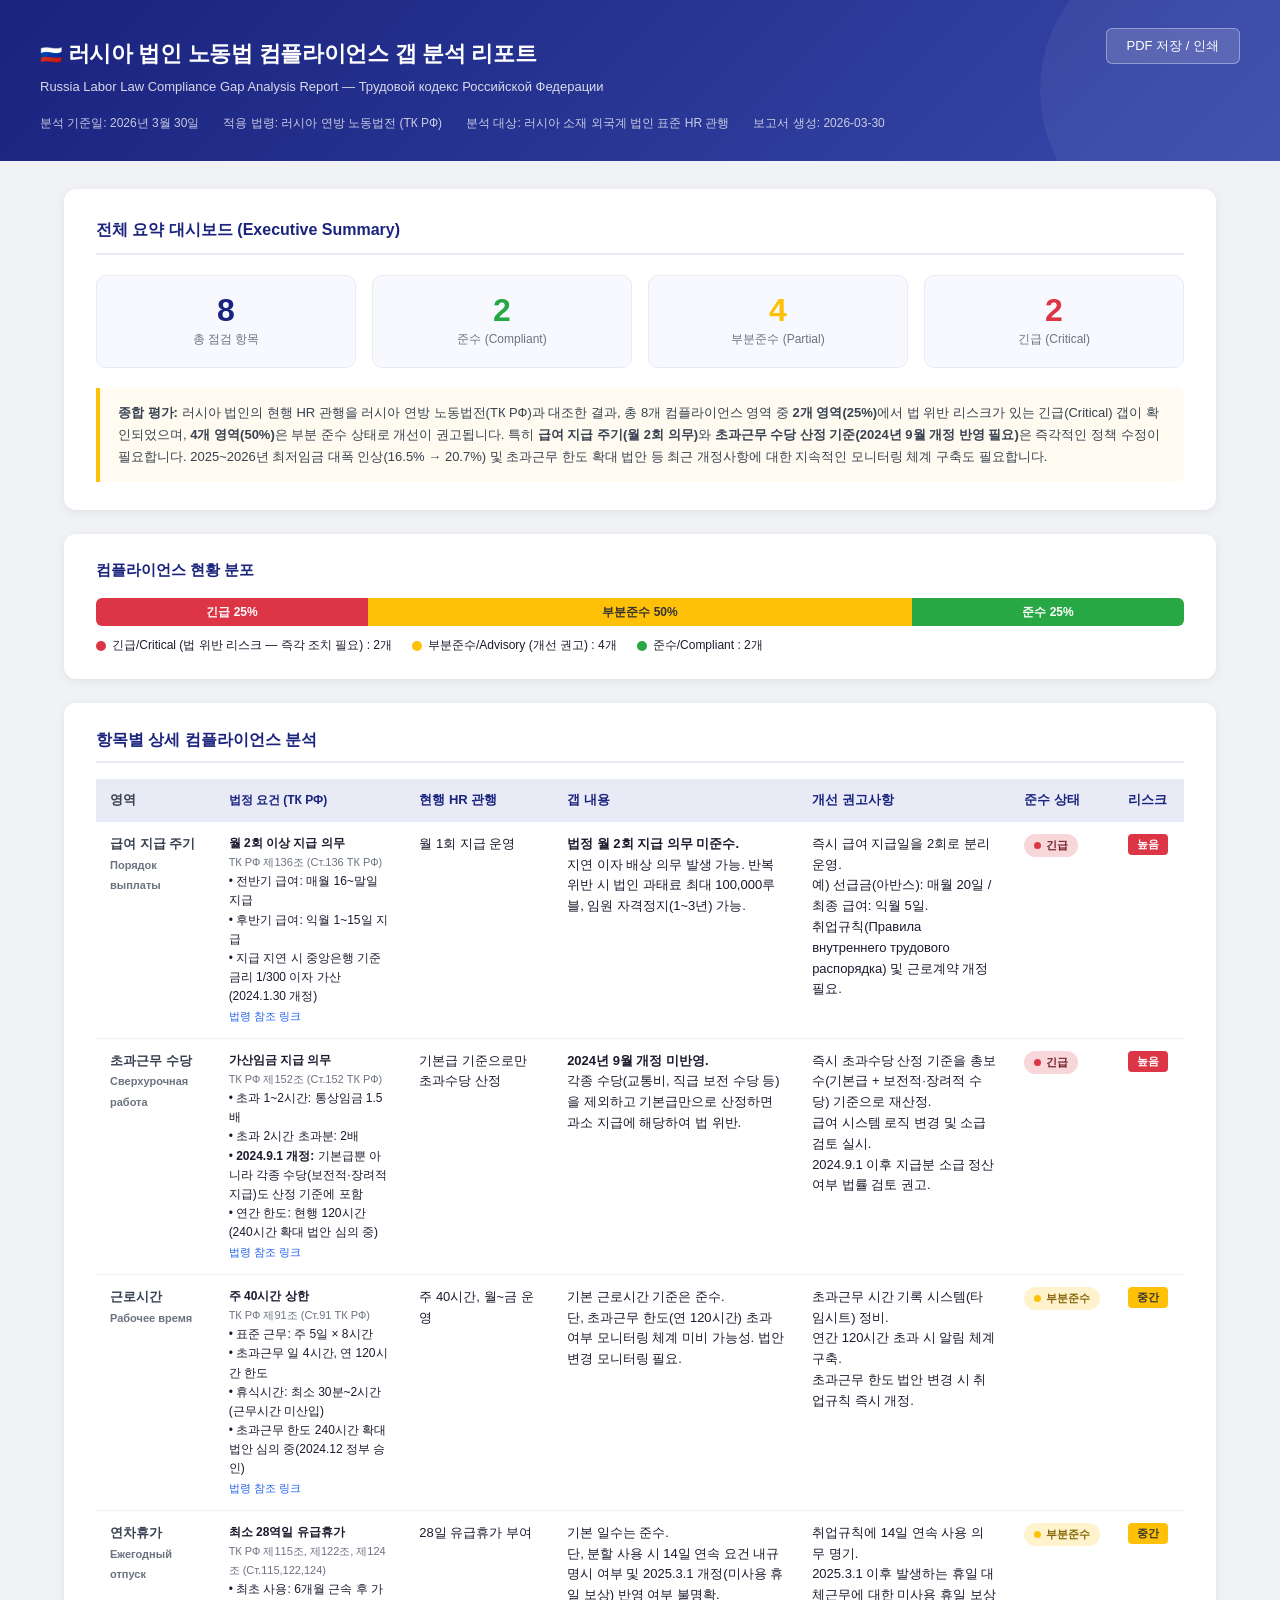
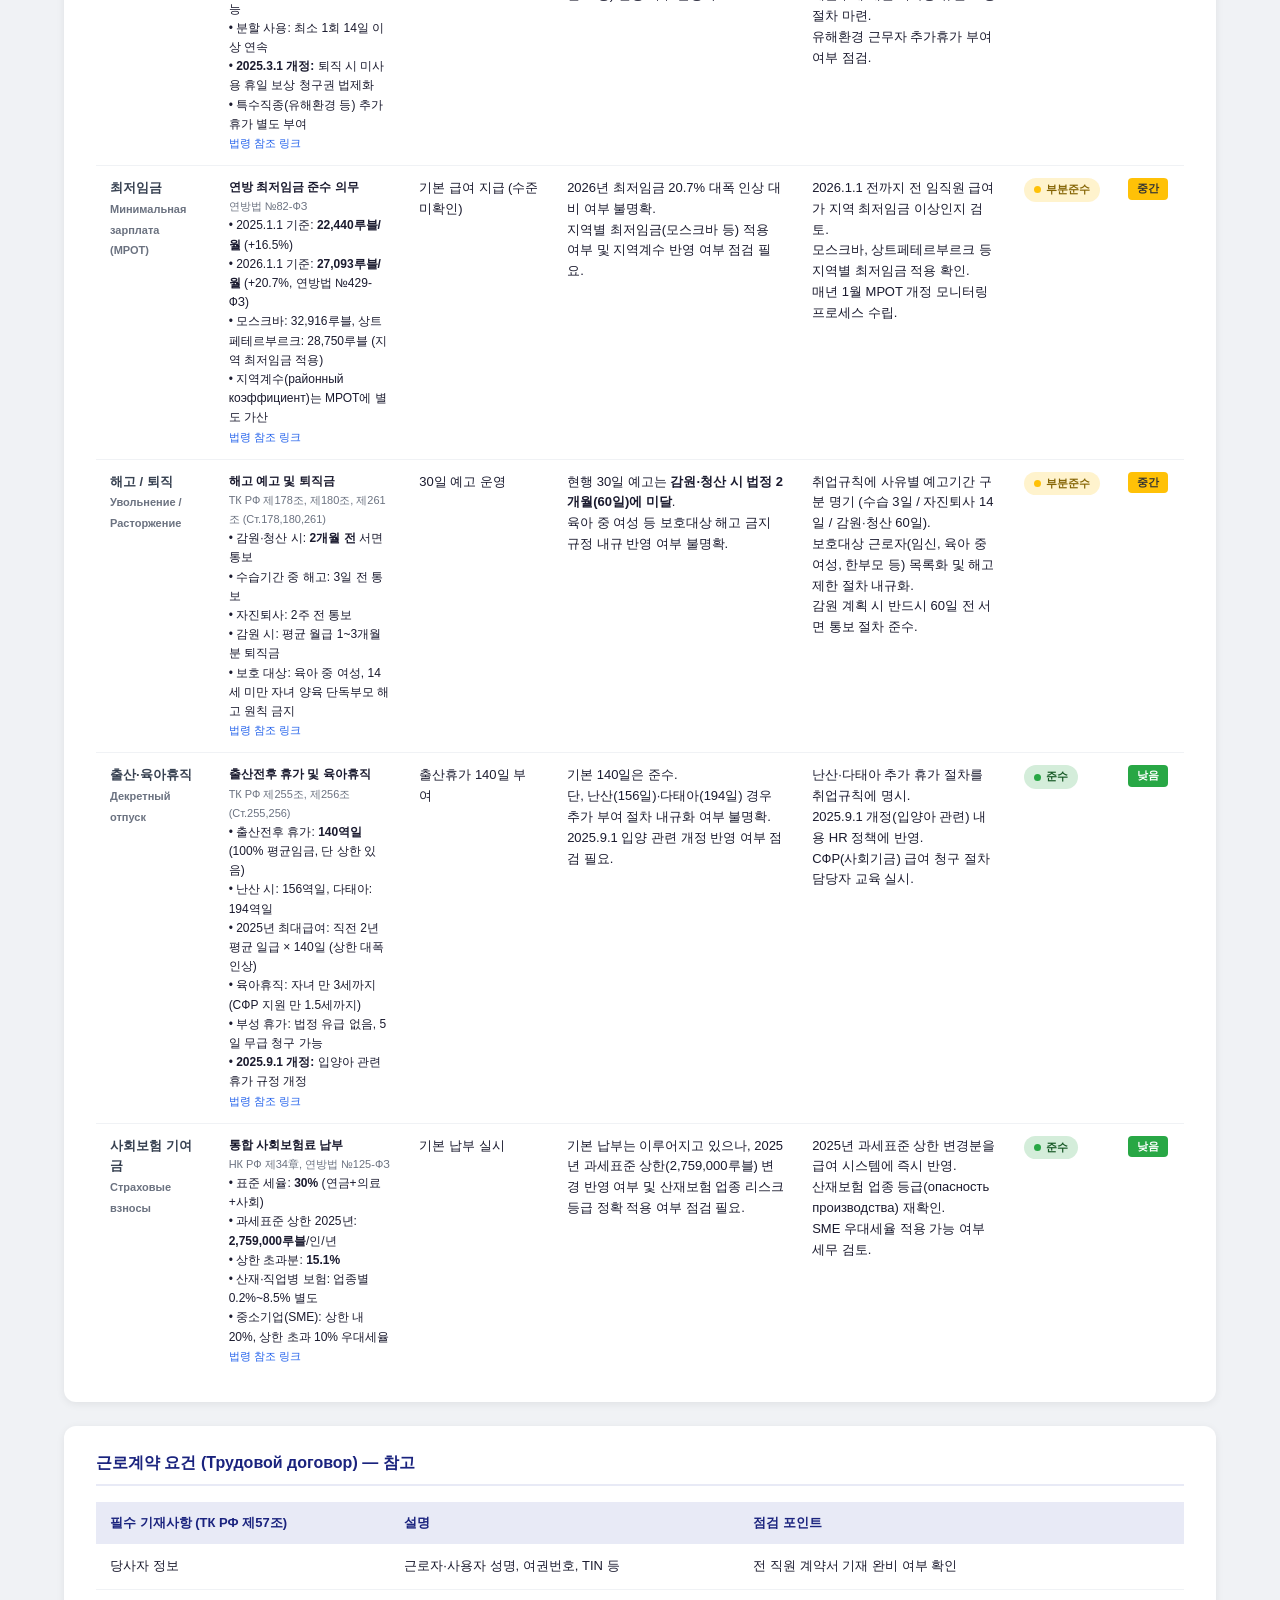
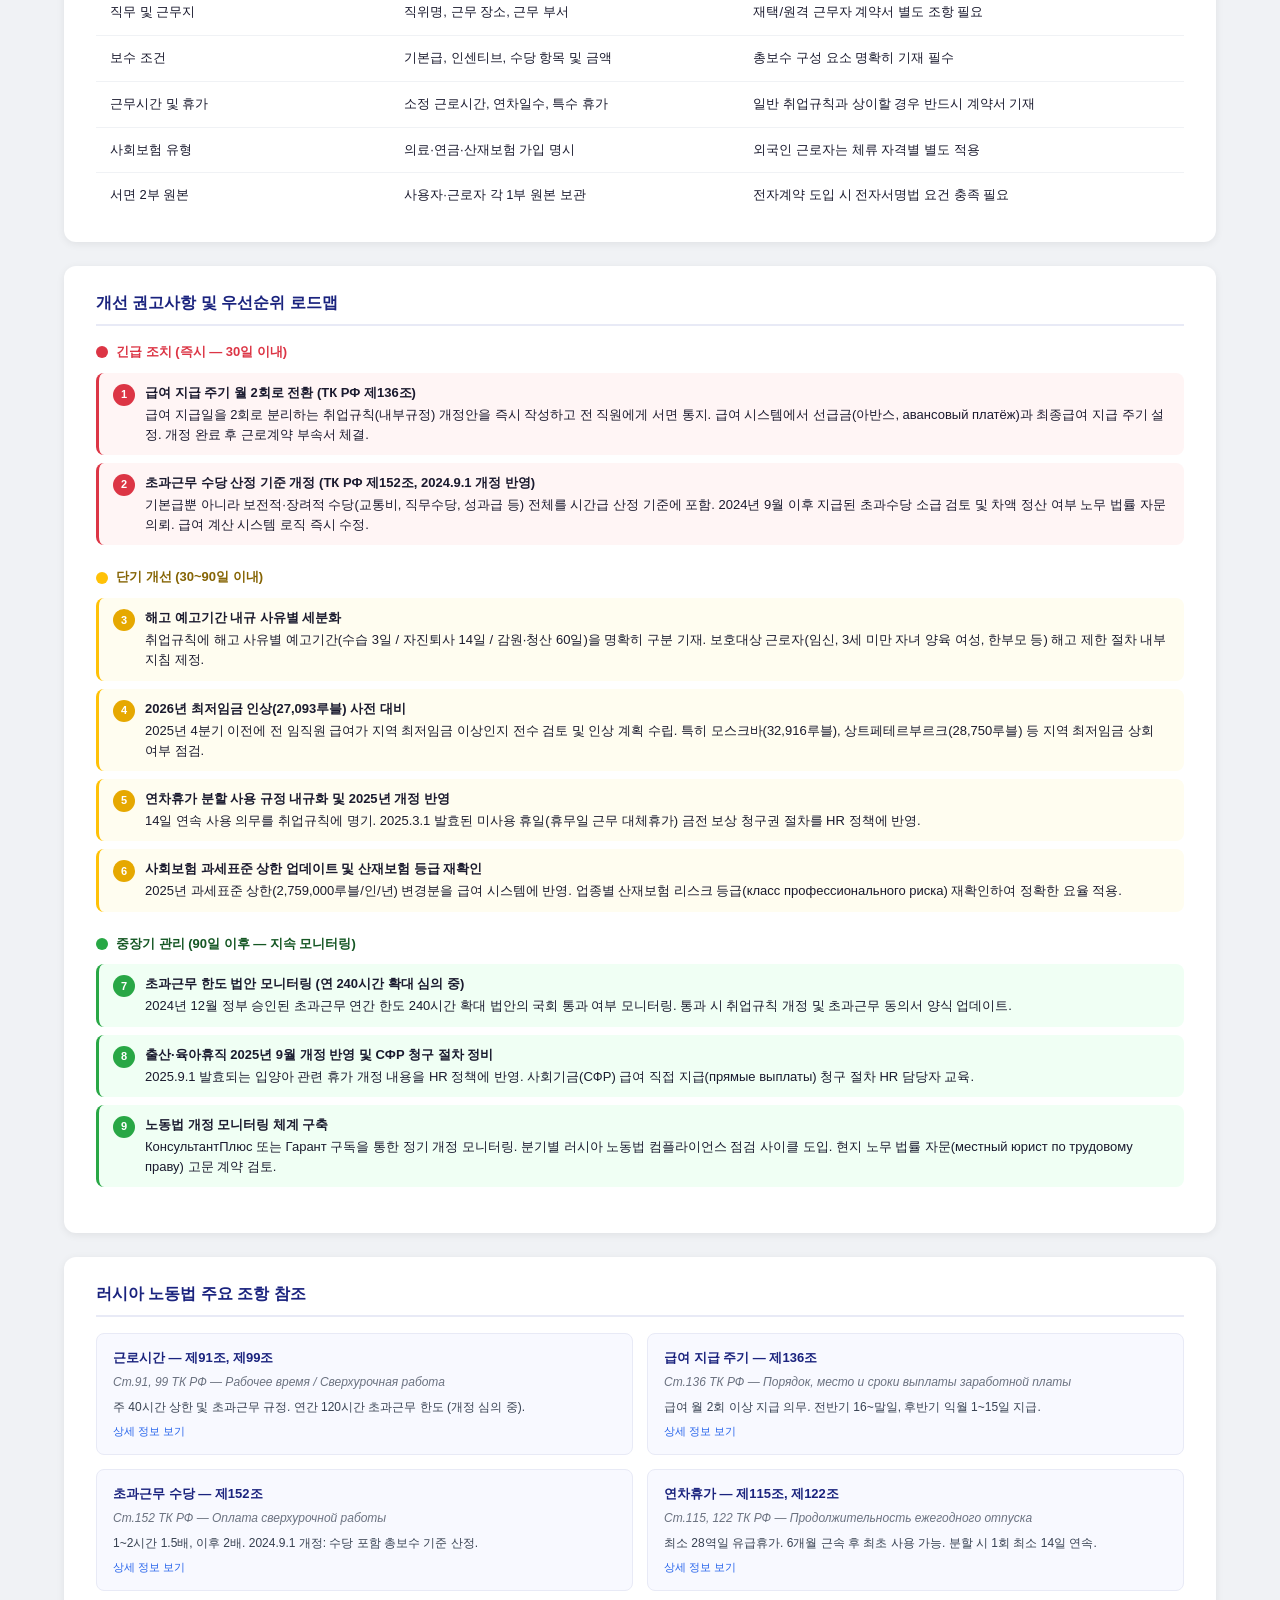
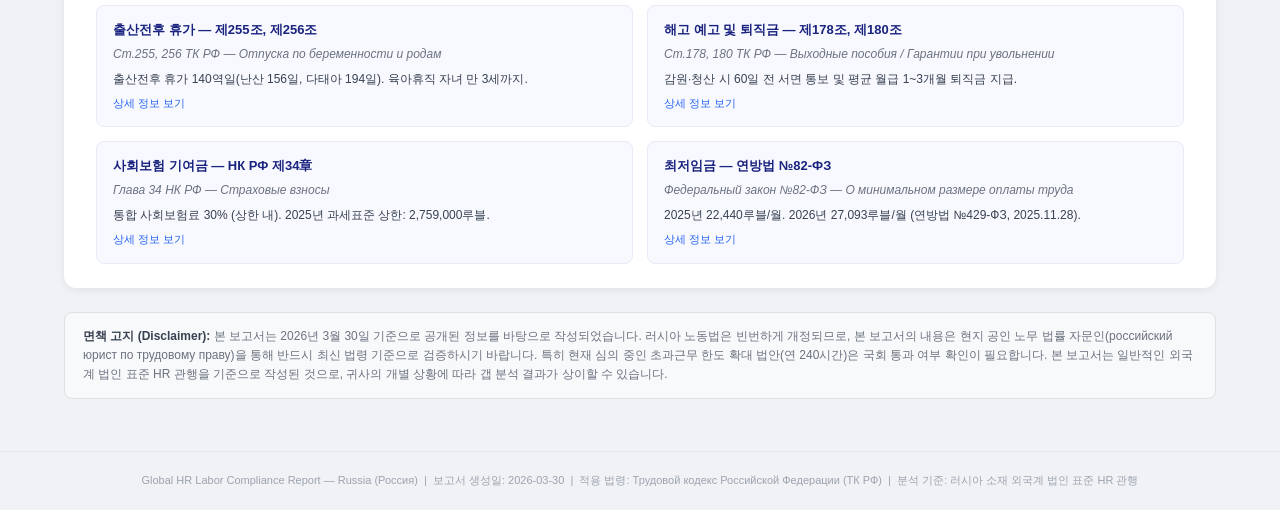
<file: archive_html_초기버전/russia_compliance_report.html>
<!DOCTYPE html>
<html lang="ko">
<head>
<meta charset="UTF-8">
<meta name="viewport" content="width=device-width, initial-scale=1.0">
<title>러시아 법인 노동법 컴플라이언스 갭 분석 리포트</title>
<style>
  /* ===== Reset & Base ===== */
  *, *::before, *::after { box-sizing: border-box; margin: 0; padding: 0; }
  body {
    font-family: 'Malgun Gothic', 'Apple SD Gothic Neo', 'Noto Sans KR', sans-serif;
    background: #f0f2f5;
    color: #1a1a2e;
    font-size: 14px;
    line-height: 1.6;
  }
  a { color: #2563eb; text-decoration: none; }
  a:hover { text-decoration: underline; }

  /* ===== Header ===== */
  .report-header {
    background: linear-gradient(135deg, #1a237e 0%, #283593 50%, #3949ab 100%);
    color: #fff;
    padding: 36px 40px 28px;
    position: relative;
    overflow: hidden;
  }
  .report-header::after {
    content: '';
    position: absolute;
    right: -60px; top: -60px;
    width: 300px; height: 300px;
    background: rgba(255,255,255,0.05);
    border-radius: 50%;
  }
  .report-header h1 {
    font-size: 22px;
    font-weight: 700;
    letter-spacing: -0.3px;
    margin-bottom: 6px;
  }
  .report-header .subtitle {
    font-size: 13px;
    opacity: 0.82;
    margin-bottom: 16px;
  }
  .header-meta {
    display: flex;
    gap: 24px;
    flex-wrap: wrap;
    font-size: 12px;
    opacity: 0.75;
  }
  .header-meta span { display: flex; align-items: center; gap: 5px; }
  .flag { font-size: 18px; }

  /* ===== Print Button ===== */
  .print-btn {
    position: absolute;
    top: 28px; right: 40px;
    background: rgba(255,255,255,0.15);
    border: 1px solid rgba(255,255,255,0.35);
    color: #fff;
    padding: 8px 20px;
    border-radius: 6px;
    cursor: pointer;
    font-size: 13px;
    font-family: inherit;
    transition: background 0.2s;
  }
  .print-btn:hover { background: rgba(255,255,255,0.28); }

  /* ===== Container ===== */
  .container { max-width: 1200px; margin: 0 auto; padding: 28px 24px; }

  /* ===== Executive Summary ===== */
  .exec-summary {
    background: #fff;
    border-radius: 12px;
    padding: 28px 32px;
    margin-bottom: 24px;
    box-shadow: 0 2px 8px rgba(0,0,0,0.07);
  }
  .exec-summary h2 {
    font-size: 16px;
    font-weight: 700;
    color: #1a237e;
    margin-bottom: 20px;
    padding-bottom: 10px;
    border-bottom: 2px solid #e8eaf6;
  }
  .kpi-grid {
    display: grid;
    grid-template-columns: repeat(4, 1fr);
    gap: 16px;
    margin-bottom: 20px;
  }
  .kpi-card {
    background: #f8f9ff;
    border-radius: 10px;
    padding: 18px 20px;
    text-align: center;
    border: 1px solid #e8eaf6;
  }
  .kpi-card .kpi-val {
    font-size: 32px;
    font-weight: 800;
    line-height: 1;
    margin-bottom: 4px;
  }
  .kpi-card .kpi-label { font-size: 12px; color: #6b7280; }
  .kpi-compliant .kpi-val { color: #28A745; }
  .kpi-partial .kpi-val { color: #FFC107; }
  .kpi-critical .kpi-val { color: #DC3545; }
  .kpi-total .kpi-val { color: #1a237e; }

  .exec-text {
    background: #fffbf0;
    border-left: 4px solid #FFC107;
    padding: 14px 18px;
    border-radius: 0 8px 8px 0;
    font-size: 13px;
    line-height: 1.7;
    color: #374151;
  }

  /* ===== Risk Bar ===== */
  .risk-bar-section {
    background: #fff;
    border-radius: 12px;
    padding: 24px 32px;
    margin-bottom: 24px;
    box-shadow: 0 2px 8px rgba(0,0,0,0.07);
  }
  .risk-bar-section h2 {
    font-size: 15px;
    font-weight: 700;
    color: #1a237e;
    margin-bottom: 16px;
  }
  .risk-bar-wrap { display: flex; height: 28px; border-radius: 6px; overflow: hidden; margin-bottom: 10px; }
  .risk-seg { display: flex; align-items: center; justify-content: center; color: #fff; font-size: 12px; font-weight: 600; transition: width 0.5s; }
  .risk-seg.red { background: #DC3545; }
  .risk-seg.yellow { background: #FFC107; color: #333; }
  .risk-seg.green { background: #28A745; }
  .risk-legend { display: flex; gap: 20px; font-size: 12px; }
  .risk-legend span { display: flex; align-items: center; gap: 6px; }
  .dot { width: 10px; height: 10px; border-radius: 50%; display: inline-block; }
  .dot-red { background: #DC3545; }
  .dot-yellow { background: #FFC107; }
  .dot-green { background: #28A745; }

  /* ===== Section Title ===== */
  .section-title {
    font-size: 16px;
    font-weight: 700;
    color: #1a237e;
    margin-bottom: 16px;
    padding-bottom: 8px;
    border-bottom: 2px solid #e8eaf6;
  }

  /* ===== Compliance Table ===== */
  .table-wrap {
    background: #fff;
    border-radius: 12px;
    padding: 24px 32px;
    margin-bottom: 24px;
    box-shadow: 0 2px 8px rgba(0,0,0,0.07);
    overflow-x: auto;
  }
  table {
    width: 100%;
    border-collapse: collapse;
    font-size: 13px;
  }
  thead tr {
    background: #e8eaf6;
  }
  thead th {
    padding: 11px 14px;
    text-align: left;
    font-weight: 700;
    color: #1a237e;
    white-space: nowrap;
  }
  tbody tr { border-bottom: 1px solid #f0f2f5; }
  tbody tr:last-child { border-bottom: none; }
  tbody tr:hover { background: #fafbff; }
  tbody td { padding: 12px 14px; vertical-align: top; }
  .col-area { min-width: 110px; font-weight: 600; color: #374151; }
  .col-law { min-width: 160px; font-size: 12px; }
  .col-current { min-width: 140px; }
  .col-gap { min-width: 180px; }
  .col-rec { min-width: 180px; }
  .col-status { min-width: 90px; }
  .col-risk { min-width: 70px; }
  .law-ref { font-size: 11px; color: #6b7280; margin-top: 2px; }
  .law-link { font-size: 11px; }

  /* ===== Status Badges ===== */
  .badge {
    display: inline-flex;
    align-items: center;
    gap: 5px;
    padding: 3px 10px;
    border-radius: 20px;
    font-size: 11px;
    font-weight: 700;
    white-space: nowrap;
  }
  .badge-compliant { background: #d4edda; color: #155724; }
  .badge-partial   { background: #fff3cd; color: #856404; }
  .badge-critical  { background: #f8d7da; color: #721c24; }
  .badge-dot { width: 7px; height: 7px; border-radius: 50%; }
  .badge-compliant .badge-dot { background: #28A745; }
  .badge-partial   .badge-dot { background: #FFC107; }
  .badge-critical  .badge-dot { background: #DC3545; }

  /* ===== Risk Tags ===== */
  .risk-tag {
    display: inline-block;
    padding: 2px 9px;
    border-radius: 4px;
    font-size: 11px;
    font-weight: 700;
  }
  .risk-high   { background: #DC3545; color: #fff; }
  .risk-medium { background: #FFC107; color: #333; }
  .risk-low    { background: #28A745; color: #fff; }

  /* ===== Action Items ===== */
  .actions-wrap {
    background: #fff;
    border-radius: 12px;
    padding: 24px 32px;
    margin-bottom: 24px;
    box-shadow: 0 2px 8px rgba(0,0,0,0.07);
  }
  .priority-group { margin-bottom: 22px; }
  .priority-label {
    font-size: 13px;
    font-weight: 700;
    margin-bottom: 10px;
    display: flex;
    align-items: center;
    gap: 8px;
  }
  .priority-label::before {
    content: '';
    display: inline-block;
    width: 12px; height: 12px;
    border-radius: 50%;
  }
  .p1 .priority-label::before { background: #DC3545; }
  .p2 .priority-label::before { background: #FFC107; }
  .p3 .priority-label::before { background: #28A745; }
  .action-list { list-style: none; }
  .action-list li {
    display: flex;
    align-items: flex-start;
    gap: 10px;
    padding: 10px 14px;
    margin-bottom: 8px;
    border-radius: 8px;
    font-size: 13px;
    line-height: 1.55;
  }
  .p1 .action-list li { background: #fff5f5; border-left: 3px solid #DC3545; }
  .p2 .action-list li { background: #fffdf0; border-left: 3px solid #FFC107; }
  .p3 .action-list li { background: #f0fff4; border-left: 3px solid #28A745; }
  .action-num {
    min-width: 22px; height: 22px;
    border-radius: 50%;
    display: flex; align-items: center; justify-content: center;
    font-size: 11px; font-weight: 700; color: #fff;
    flex-shrink: 0; margin-top: 1px;
  }
  .p1 .action-num { background: #DC3545; }
  .p2 .action-num { background: #e6a800; }
  .p3 .action-num { background: #28A745; }
  .action-content strong { display: block; margin-bottom: 2px; }

  /* ===== Law Reference Section ===== */
  .law-ref-section {
    background: #fff;
    border-radius: 12px;
    padding: 24px 32px;
    margin-bottom: 24px;
    box-shadow: 0 2px 8px rgba(0,0,0,0.07);
  }
  .law-cards { display: grid; grid-template-columns: repeat(2, 1fr); gap: 14px; }
  .law-card {
    background: #f8f9ff;
    border: 1px solid #e8eaf6;
    border-radius: 8px;
    padding: 14px 16px;
  }
  .law-card h4 { font-size: 13px; font-weight: 700; color: #1a237e; margin-bottom: 4px; }
  .law-card .law-ru { font-size: 12px; color: #6b7280; margin-bottom: 6px; font-style: italic; }
  .law-card p { font-size: 12px; color: #374151; line-height: 1.55; }
  .law-card a { font-size: 11px; display: block; margin-top: 6px; }

  /* ===== Disclaimer ===== */
  .disclaimer {
    background: #f8f9fa;
    border: 1px solid #dee2e6;
    border-radius: 8px;
    padding: 14px 18px;
    font-size: 12px;
    color: #6b7280;
    margin-bottom: 24px;
    line-height: 1.6;
  }
  .disclaimer strong { color: #374151; }

  /* ===== Footer ===== */
  .report-footer {
    text-align: center;
    font-size: 11px;
    color: #9ca3af;
    padding: 20px;
    border-top: 1px solid #e5e7eb;
  }

  /* ===== Print Styles ===== */
  @media print {
    body { background: #fff; font-size: 12px; }
    .report-header { background: #1a237e !important; -webkit-print-color-adjust: exact; print-color-adjust: exact; }
    .print-btn { display: none; }
    .table-wrap, .exec-summary, .risk-bar-section, .actions-wrap, .law-ref-section { box-shadow: none; border: 1px solid #e5e7eb; }
    table { font-size: 11px; }
    .kpi-grid { grid-template-columns: repeat(4, 1fr); }
    .law-cards { grid-template-columns: repeat(2, 1fr); }
    a[href]::after { content: " (" attr(href) ")"; font-size: 10px; color: #6b7280; }
    .print-btn::after { content: none; }
  }

  @media (max-width: 768px) {
    .kpi-grid { grid-template-columns: repeat(2, 1fr); }
    .law-cards { grid-template-columns: 1fr; }
    .container { padding: 16px 12px; }
    .exec-summary, .table-wrap, .actions-wrap, .law-ref-section { padding: 18px 16px; }
    .print-btn { position: static; display: block; margin-top: 14px; }
  }
</style>
</head>
<body>

<!-- ===== HEADER ===== -->
<div class="report-header">
  <button class="print-btn" onclick="window.print()">PDF 저장 / 인쇄</button>
  <h1><span class="flag">🇷🇺</span> 러시아 법인 노동법 컴플라이언스 갭 분석 리포트</h1>
  <p class="subtitle">Russia Labor Law Compliance Gap Analysis Report &mdash; Трудовой кодекс Российской Федерации</p>
  <div class="header-meta">
    <span>분석 기준일: 2026년 3월 30일</span>
    <span>적용 법령: 러시아 연방 노동법전 (ТК РФ)</span>
    <span>분석 대상: 러시아 소재 외국계 법인 표준 HR 관행</span>
    <span>보고서 생성: 2026-03-30</span>
  </div>
</div>

<!-- ===== MAIN CONTENT ===== -->
<div class="container">

  <!-- ===== EXECUTIVE SUMMARY ===== -->
  <div class="exec-summary">
    <h2>전체 요약 대시보드 (Executive Summary)</h2>
    <div class="kpi-grid">
      <div class="kpi-card kpi-total">
        <div class="kpi-val">8</div>
        <div class="kpi-label">총 점검 항목</div>
      </div>
      <div class="kpi-card kpi-compliant">
        <div class="kpi-val">2</div>
        <div class="kpi-label">준수 (Compliant)</div>
      </div>
      <div class="kpi-card kpi-partial">
        <div class="kpi-val">4</div>
        <div class="kpi-label">부분준수 (Partial)</div>
      </div>
      <div class="kpi-card kpi-critical">
        <div class="kpi-val">2</div>
        <div class="kpi-label">긴급 (Critical)</div>
      </div>
    </div>
    <div class="exec-text">
      <strong>종합 평가:</strong> 러시아 법인의 현행 HR 관행을 러시아 연방 노동법전(ТК РФ)과 대조한 결과,
      총 8개 컴플라이언스 영역 중 <strong>2개 영역(25%)</strong>에서 법 위반 리스크가 있는 긴급(Critical) 갭이 확인되었으며,
      <strong>4개 영역(50%)</strong>은 부분 준수 상태로 개선이 권고됩니다. 특히 <strong>급여 지급 주기(월 2회 의무)</strong>와
      <strong>초과근무 수당 산정 기준(2024년 9월 개정 반영 필요)</strong>은 즉각적인 정책 수정이 필요합니다.
      2025~2026년 최저임금 대폭 인상(16.5% → 20.7%) 및 초과근무 한도 확대 법안 등 최근 개정사항에 대한
      지속적인 모니터링 체계 구축도 필요합니다.
    </div>
  </div>

  <!-- ===== RISK BAR ===== -->
  <div class="risk-bar-section">
    <h2>컴플라이언스 현황 분포</h2>
    <div class="risk-bar-wrap">
      <div class="risk-seg red"   style="width:25%">긴급 25%</div>
      <div class="risk-seg yellow" style="width:50%">부분준수 50%</div>
      <div class="risk-seg green"  style="width:25%">준수 25%</div>
    </div>
    <div class="risk-legend">
      <span><span class="dot dot-red"></span> 긴급/Critical (법 위반 리스크 &mdash; 즉각 조치 필요) : 2개</span>
      <span><span class="dot dot-yellow"></span> 부분준수/Advisory (개선 권고) : 4개</span>
      <span><span class="dot dot-green"></span> 준수/Compliant : 2개</span>
    </div>
  </div>

  <!-- ===== DETAILED ANALYSIS TABLE ===== -->
  <div class="table-wrap">
    <div class="section-title">항목별 상세 컴플라이언스 분석</div>
    <table>
      <thead>
        <tr>
          <th class="col-area">영역</th>
          <th class="col-law">법정 요건 (ТК РФ)</th>
          <th class="col-current">현행 HR 관행</th>
          <th class="col-gap">갭 내용</th>
          <th class="col-rec">개선 권고사항</th>
          <th class="col-status">준수 상태</th>
          <th class="col-risk">리스크</th>
        </tr>
      </thead>
      <tbody>

        <!-- 1. 급여 지급 주기 -->
        <tr>
          <td class="col-area">급여 지급 주기<br><span class="law-ref">Порядок выплаты</span></td>
          <td class="col-law">
            <strong>월 2회 이상 지급 의무</strong><br>
            <span class="law-ref">ТК РФ 제136조 (Ст.136 ТК РФ)</span><br>
            &bull; 전반기 급여: 매월 16~말일 지급<br>
            &bull; 후반기 급여: 익월 1~15일 지급<br>
            &bull; 지급 지연 시 중앙은행 기준금리 1/300 이자 가산 (2024.1.30 개정)<br>
            <a class="law-link" href="https://www.awaragroup.com/blog/new-periods-for-salaries-payment-in-russia/" target="_blank">법령 참조 링크</a>
          </td>
          <td class="col-current">월 1회 지급 운영</td>
          <td class="col-gap">
            <strong>법정 월 2회 지급 의무 미준수.</strong><br>
            지연 이자 배상 의무 발생 가능. 반복 위반 시 법인 과태료 최대 100,000루블, 임원 자격정지(1~3년) 가능.
          </td>
          <td class="col-rec">
            즉시 급여 지급일을 2회로 분리 운영.<br>
            예) 선급금(아반스): 매월 20일 / 최종 급여: 익월 5일.<br>
            취업규칙(Правила внутреннего трудового распорядка) 및 근로계약 개정 필요.
          </td>
          <td><span class="badge badge-critical"><span class="badge-dot"></span>긴급</span></td>
          <td><span class="risk-tag risk-high">높음</span></td>
        </tr>

        <!-- 2. 초과근무 수당 -->
        <tr>
          <td class="col-area">초과근무 수당<br><span class="law-ref">Сверхурочная работа</span></td>
          <td class="col-law">
            <strong>가산임금 지급 의무</strong><br>
            <span class="law-ref">ТК РФ 제152조 (Ст.152 ТК РФ)</span><br>
            &bull; 초과 1~2시간: 통상임금 1.5배<br>
            &bull; 초과 2시간 초과분: 2배<br>
            &bull; <strong>2024.9.1 개정:</strong> 기본급뿐 아니라 각종 수당(보전적·장려적 지급)도 산정 기준에 포함<br>
            &bull; 연간 한도: 현행 120시간 (240시간 확대 법안 심의 중)<br>
            <a class="law-link" href="https://statistics.timecamp.com/countries-overtime-law/russia/" target="_blank">법령 참조 링크</a>
          </td>
          <td class="col-current">기본급 기준으로만 초과수당 산정</td>
          <td class="col-gap">
            <strong>2024년 9월 개정 미반영.</strong><br>
            각종 수당(교통비, 직급 보전 수당 등)을 제외하고 기본급만으로 산정하면 과소 지급에 해당하여 법 위반.
          </td>
          <td class="col-rec">
            즉시 초과수당 산정 기준을 총보수(기본급 + 보전적·장려적 수당) 기준으로 재산정.<br>
            급여 시스템 로직 변경 및 소급 검토 실시.<br>
            2024.9.1 이후 지급분 소급 정산 여부 법률 검토 권고.
          </td>
          <td><span class="badge badge-critical"><span class="badge-dot"></span>긴급</span></td>
          <td><span class="risk-tag risk-high">높음</span></td>
        </tr>

        <!-- 3. 근로시간 -->
        <tr>
          <td class="col-area">근로시간<br><span class="law-ref">Рабочее время</span></td>
          <td class="col-law">
            <strong>주 40시간 상한</strong><br>
            <span class="law-ref">ТК РФ 제91조 (Ст.91 ТК РФ)</span><br>
            &bull; 표준 근무: 주 5일 × 8시간<br>
            &bull; 초과근무 일 4시간, 연 120시간 한도<br>
            &bull; 휴식시간: 최소 30분~2시간 (근무시간 미산입)<br>
            &bull; 초과근무 한도 240시간 확대 법안 심의 중(2024.12 정부 승인)<br>
            <a class="law-link" href="https://www.playroll.com/working-hours/russia" target="_blank">법령 참조 링크</a>
          </td>
          <td class="col-current">주 40시간, 월~금 운영</td>
          <td class="col-gap">
            기본 근로시간 기준은 준수.<br>
            단, 초과근무 한도(연 120시간) 초과 여부 모니터링 체계 미비 가능성. 법안 변경 모니터링 필요.
          </td>
          <td class="col-rec">
            초과근무 시간 기록 시스템(타임시트) 정비.<br>
            연간 120시간 초과 시 알림 체계 구축.<br>
            초과근무 한도 법안 변경 시 취업규칙 즉시 개정.
          </td>
          <td><span class="badge badge-partial"><span class="badge-dot"></span>부분준수</span></td>
          <td><span class="risk-tag risk-medium">중간</span></td>
        </tr>

        <!-- 4. 연차휴가 -->
        <tr>
          <td class="col-area">연차휴가<br><span class="law-ref">Ежегодный отпуск</span></td>
          <td class="col-law">
            <strong>최소 28역일 유급휴가</strong><br>
            <span class="law-ref">ТК РФ 제115조, 제122조, 제124조 (Ст.115,122,124)</span><br>
            &bull; 최초 사용: 6개월 근속 후 가능<br>
            &bull; 분할 사용: 최소 1회 14일 이상 연속<br>
            &bull; <strong>2025.3.1 개정:</strong> 퇴직 시 미사용 휴일 보상 청구권 법제화<br>
            &bull; 특수직종(유해환경 등) 추가휴가 별도 부여<br>
            <a class="law-link" href="https://kontur.ru/articles/2601" target="_blank">법령 참조 링크</a>
          </td>
          <td class="col-current">28일 유급휴가 부여</td>
          <td class="col-gap">
            기본 일수는 준수.<br>
            단, 분할 사용 시 14일 연속 요건 내규 명시 여부 및 2025.3.1 개정(미사용 휴일 보상) 반영 여부 불명확.
          </td>
          <td class="col-rec">
            취업규칙에 14일 연속 사용 의무 명기.<br>
            2025.3.1 이후 발생하는 휴일 대체근무에 대한 미사용 휴일 보상 절차 마련.<br>
            유해환경 근무자 추가휴가 부여 여부 점검.
          </td>
          <td><span class="badge badge-partial"><span class="badge-dot"></span>부분준수</span></td>
          <td><span class="risk-tag risk-medium">중간</span></td>
        </tr>

        <!-- 5. 최저임금 -->
        <tr>
          <td class="col-area">최저임금<br><span class="law-ref">Минимальная зарплата (МРОТ)</span></td>
          <td class="col-law">
            <strong>연방 최저임금 준수 의무</strong><br>
            <span class="law-ref">연방법 №82-ФЗ</span><br>
            &bull; 2025.1.1 기준: <strong>22,440루블/월</strong> (+16.5%)<br>
            &bull; 2026.1.1 기준: <strong>27,093루블/월</strong> (+20.7%, 연방법 №429-ФЗ)<br>
            &bull; 모스크바: 32,916루블, 상트페테르부르크: 28,750루블 (지역 최저임금 적용)<br>
            &bull; 지역계수(районный коэффициент)는 МРОТ에 별도 가산<br>
            <a class="law-link" href="https://konsugroup.com/en/news/changes-minimal-wage-regional-practice-2026/" target="_blank">법령 참조 링크</a>
          </td>
          <td class="col-current">기본 급여 지급 (수준 미확인)</td>
          <td class="col-gap">
            2026년 최저임금 20.7% 대폭 인상 대비 여부 불명확.<br>
            지역별 최저임금(모스크바 등) 적용 여부 및 지역계수 반영 여부 점검 필요.
          </td>
          <td class="col-rec">
            2026.1.1 전까지 전 임직원 급여가 지역 최저임금 이상인지 검토.<br>
            모스크바, 상트페테르부르크 등 지역별 최저임금 적용 확인.<br>
            매년 1월 МРОТ 개정 모니터링 프로세스 수립.
          </td>
          <td><span class="badge badge-partial"><span class="badge-dot"></span>부분준수</span></td>
          <td><span class="risk-tag risk-medium">중간</span></td>
        </tr>

        <!-- 6. 해고/퇴직 -->
        <tr>
          <td class="col-area">해고 / 퇴직<br><span class="law-ref">Увольнение / Расторжение</span></td>
          <td class="col-law">
            <strong>해고 예고 및 퇴직금</strong><br>
            <span class="law-ref">ТК РФ 제178조, 제180조, 제261조 (Ст.178,180,261)</span><br>
            &bull; 감원·청산 시: <strong>2개월 전</strong> 서면 통보<br>
            &bull; 수습기간 중 해고: 3일 전 통보<br>
            &bull; 자진퇴사: 2주 전 통보<br>
            &bull; 감원 시: 평균 월급 1~3개월분 퇴직금<br>
            &bull; 보호 대상: 육아 중 여성, 14세 미만 자녀 양육 단독부모 해고 원칙 금지<br>
            <a class="law-link" href="https://gratanet.com/publications/termination-of-employment-in-russia" target="_blank">법령 참조 링크</a>
          </td>
          <td class="col-current">30일 예고 운영</td>
          <td class="col-gap">
            현행 30일 예고는 <strong>감원·청산 시 법정 2개월(60일)에 미달</strong>.<br>
            육아 중 여성 등 보호대상 해고 금지 규정 내규 반영 여부 불명확.
          </td>
          <td class="col-rec">
            취업규칙에 사유별 예고기간 구분 명기 (수습 3일 / 자진퇴사 14일 / 감원·청산 60일).<br>
            보호대상 근로자(임신, 육아 중 여성, 한부모 등) 목록화 및 해고 제한 절차 내규화.<br>
            감원 계획 시 반드시 60일 전 서면 통보 절차 준수.
          </td>
          <td><span class="badge badge-partial"><span class="badge-dot"></span>부분준수</span></td>
          <td><span class="risk-tag risk-medium">중간</span></td>
        </tr>

        <!-- 7. 출산/육아휴직 -->
        <tr>
          <td class="col-area">출산·육아휴직<br><span class="law-ref">Декретный отпуск</span></td>
          <td class="col-law">
            <strong>출산전후 휴가 및 육아휴직</strong><br>
            <span class="law-ref">ТК РФ 제255조, 제256조 (Ст.255,256)</span><br>
            &bull; 출산전후 휴가: <strong>140역일</strong> (100% 평균임금, 단 상한 있음)<br>
            &bull; 난산 시: 156역일, 다태아: 194역일<br>
            &bull; 2025년 최대급여: 직전 2년 평균 일급 × 140일 (상한 대폭 인상)<br>
            &bull; 육아휴직: 자녀 만 3세까지 (СФР 지원 만 1.5세까지)<br>
            &bull; 부성 휴가: 법정 유급 없음, 5일 무급 청구 가능<br>
            &bull; <strong>2025.9.1 개정:</strong> 입양아 관련 휴가 규정 개정<br>
            <a class="law-link" href="https://vacationtracker.io/leave-laws/europe/russia/" target="_blank">법령 참조 링크</a>
          </td>
          <td class="col-current">출산휴가 140일 부여</td>
          <td class="col-gap">
            기본 140일은 준수.<br>
            단, 난산(156일)·다태아(194일) 경우 추가 부여 절차 내규화 여부 불명확.<br>
            2025.9.1 입양 관련 개정 반영 여부 점검 필요.
          </td>
          <td class="col-rec">
            난산·다태아 추가 휴가 절차를 취업규칙에 명시.<br>
            2025.9.1 개정(입양아 관련) 내용 HR 정책에 반영.<br>
            СФР(사회기금) 급여 청구 절차 담당자 교육 실시.
          </td>
          <td><span class="badge badge-compliant"><span class="badge-dot"></span>준수</span></td>
          <td><span class="risk-tag risk-low">낮음</span></td>
        </tr>

        <!-- 8. 사회보험 기여금 -->
        <tr>
          <td class="col-area">사회보험 기여금<br><span class="law-ref">Страховые взносы</span></td>
          <td class="col-law">
            <strong>통합 사회보험료 납부</strong><br>
            <span class="law-ref">НК РФ 제34章, 연방법 №125-ФЗ</span><br>
            &bull; 표준 세율: <strong>30%</strong> (연금+의료+사회)<br>
            &bull; 과세표준 상한 2025년: <strong>2,759,000루블</strong>/인/년<br>
            &bull; 상한 초과분: <strong>15.1%</strong><br>
            &bull; 산재·직업병 보험: 업종별 0.2%~8.5% 별도<br>
            &bull; 중소기업(SME): 상한 내 20%, 상한 초과 10% 우대세율<br>
            <a class="law-link" href="https://acsour.com/en/news-and-articles/tpost/nsziu19uf1-the-maximum-contribution-base-for-2025" target="_blank">법령 참조 링크</a>
          </td>
          <td class="col-current">기본 납부 실시</td>
          <td class="col-gap">
            기본 납부는 이루어지고 있으나, 2025년 과세표준 상한(2,759,000루블) 변경 반영 여부 및 산재보험 업종 리스크 등급 정확 적용 여부 점검 필요.
          </td>
          <td class="col-rec">
            2025년 과세표준 상한 변경분을 급여 시스템에 즉시 반영.<br>
            산재보험 업종 등급(опасность производства) 재확인.<br>
            SME 우대세율 적용 가능 여부 세무 검토.
          </td>
          <td><span class="badge badge-compliant"><span class="badge-dot"></span>준수</span></td>
          <td><span class="risk-tag risk-low">낮음</span></td>
        </tr>

      </tbody>
    </table>
  </div>

  <!-- ===== 근로계약 요건 별도 참고 ===== -->
  <div class="table-wrap">
    <div class="section-title">근로계약 요건 (Трудовой договор) &mdash; 참고</div>
    <table>
      <thead>
        <tr>
          <th>필수 기재사항 (ТК РФ 제57조)</th>
          <th>설명</th>
          <th>점검 포인트</th>
        </tr>
      </thead>
      <tbody>
        <tr>
          <td>당사자 정보</td>
          <td>근로자·사용자 성명, 여권번호, TIN 등</td>
          <td>전 직원 계약서 기재 완비 여부 확인</td>
        </tr>
        <tr>
          <td>직무 및 근무지</td>
          <td>직위명, 근무 장소, 근무 부서</td>
          <td>재택/원격 근무자 계약서 별도 조항 필요</td>
        </tr>
        <tr>
          <td>보수 조건</td>
          <td>기본급, 인센티브, 수당 항목 및 금액</td>
          <td>총보수 구성 요소 명확히 기재 필수</td>
        </tr>
        <tr>
          <td>근무시간 및 휴가</td>
          <td>소정 근로시간, 연차일수, 특수 휴가</td>
          <td>일반 취업규칙과 상이할 경우 반드시 계약서 기재</td>
        </tr>
        <tr>
          <td>사회보험 유형</td>
          <td>의료·연금·산재보험 가입 명시</td>
          <td>외국인 근로자는 체류 자격별 별도 적용</td>
        </tr>
        <tr>
          <td>서면 2부 원본</td>
          <td>사용자·근로자 각 1부 원본 보관</td>
          <td>전자계약 도입 시 전자서명법 요건 충족 필요</td>
        </tr>
      </tbody>
    </table>
  </div>

  <!-- ===== ACTION ITEMS ===== -->
  <div class="actions-wrap">
    <div class="section-title">개선 권고사항 및 우선순위 로드맵</div>

    <div class="priority-group p1">
      <div class="priority-label" style="color:#DC3545;">긴급 조치 (즉시 &mdash; 30일 이내)</div>
      <ul class="action-list">
        <li>
          <div class="action-num">1</div>
          <div class="action-content">
            <strong>급여 지급 주기 월 2회로 전환 (ТК РФ 제136조)</strong>
            급여 지급일을 2회로 분리하는 취업규칙(내부규정) 개정안을 즉시 작성하고 전 직원에게 서면 통지.
            급여 시스템에서 선급금(아반스, авансовый платёж)과 최종급여 지급 주기 설정.
            개정 완료 후 근로계약 부속서 체결.
          </div>
        </li>
        <li>
          <div class="action-num">2</div>
          <div class="action-content">
            <strong>초과근무 수당 산정 기준 개정 (ТК РФ 제152조, 2024.9.1 개정 반영)</strong>
            기본급뿐 아니라 보전적·장려적 수당(교통비, 직무수당, 성과급 등) 전체를 시간급 산정 기준에 포함.
            2024년 9월 이후 지급된 초과수당 소급 검토 및 차액 정산 여부 노무 법률 자문 의뢰.
            급여 계산 시스템 로직 즉시 수정.
          </div>
        </li>
      </ul>
    </div>

    <div class="priority-group p2">
      <div class="priority-label" style="color:#856404;">단기 개선 (30~90일 이내)</div>
      <ul class="action-list">
        <li>
          <div class="action-num">3</div>
          <div class="action-content">
            <strong>해고 예고기간 내규 사유별 세분화</strong>
            취업규칙에 해고 사유별 예고기간(수습 3일 / 자진퇴사 14일 / 감원·청산 60일)을 명확히 구분 기재.
            보호대상 근로자(임신, 3세 미만 자녀 양육 여성, 한부모 등) 해고 제한 절차 내부 지침 제정.
          </div>
        </li>
        <li>
          <div class="action-num">4</div>
          <div class="action-content">
            <strong>2026년 최저임금 인상(27,093루블) 사전 대비</strong>
            2025년 4분기 이전에 전 임직원 급여가 지역 최저임금 이상인지 전수 검토 및 인상 계획 수립.
            특히 모스크바(32,916루블), 상트페테르부르크(28,750루블) 등 지역 최저임금 상회 여부 점검.
          </div>
        </li>
        <li>
          <div class="action-num">5</div>
          <div class="action-content">
            <strong>연차휴가 분할 사용 규정 내규화 및 2025년 개정 반영</strong>
            14일 연속 사용 의무를 취업규칙에 명기.
            2025.3.1 발효된 미사용 휴일(휴무일 근무 대체휴가) 금전 보상 청구권 절차를 HR 정책에 반영.
          </div>
        </li>
        <li>
          <div class="action-num">6</div>
          <div class="action-content">
            <strong>사회보험 과세표준 상한 업데이트 및 산재보험 등급 재확인</strong>
            2025년 과세표준 상한(2,759,000루블/인/년) 변경분을 급여 시스템에 반영.
            업종별 산재보험 리스크 등급(класс профессионального риска) 재확인하여 정확한 요율 적용.
          </div>
        </li>
      </ul>
    </div>

    <div class="priority-group p3">
      <div class="priority-label" style="color:#155724;">중장기 관리 (90일 이후 &mdash; 지속 모니터링)</div>
      <ul class="action-list">
        <li>
          <div class="action-num">7</div>
          <div class="action-content">
            <strong>초과근무 한도 법안 모니터링 (연 240시간 확대 심의 중)</strong>
            2024년 12월 정부 승인된 초과근무 연간 한도 240시간 확대 법안의 국회 통과 여부 모니터링.
            통과 시 취업규칙 개정 및 초과근무 동의서 양식 업데이트.
          </div>
        </li>
        <li>
          <div class="action-num">8</div>
          <div class="action-content">
            <strong>출산·육아휴직 2025년 9월 개정 반영 및 СФР 청구 절차 정비</strong>
            2025.9.1 발효되는 입양아 관련 휴가 개정 내용을 HR 정책에 반영.
            사회기금(СФР) 급여 직접 지급(прямые выплаты) 청구 절차 HR 담당자 교육.
          </div>
        </li>
        <li>
          <div class="action-num">9</div>
          <div class="action-content">
            <strong>노동법 개정 모니터링 체계 구축</strong>
            КонсультантПлюс 또는 Гарант 구독을 통한 정기 개정 모니터링.
            분기별 러시아 노동법 컴플라이언스 점검 사이클 도입.
            현지 노무 법률 자문(местный юрист по трудовому праву) 고문 계약 검토.
          </div>
        </li>
      </ul>
    </div>
  </div>

  <!-- ===== LAW REFERENCE ===== -->
  <div class="law-ref-section">
    <div class="section-title">러시아 노동법 주요 조항 참조</div>
    <div class="law-cards">
      <div class="law-card">
        <h4>근로시간 &mdash; 제91조, 제99조</h4>
        <div class="law-ru">Ст.91, 99 ТК РФ &mdash; Рабочее время / Сверхурочная работа</div>
        <p>주 40시간 상한 및 초과근무 규정. 연간 120시간 초과근무 한도 (개정 심의 중).</p>
        <a href="https://www.playroll.com/working-hours/russia" target="_blank">상세 정보 보기</a>
      </div>
      <div class="law-card">
        <h4>급여 지급 주기 &mdash; 제136조</h4>
        <div class="law-ru">Ст.136 ТК РФ &mdash; Порядок, место и сроки выплаты заработной платы</div>
        <p>급여 월 2회 이상 지급 의무. 전반기 16~말일, 후반기 익월 1~15일 지급.</p>
        <a href="https://www.awaragroup.com/blog/new-periods-for-salaries-payment-in-russia/" target="_blank">상세 정보 보기</a>
      </div>
      <div class="law-card">
        <h4>초과근무 수당 &mdash; 제152조</h4>
        <div class="law-ru">Ст.152 ТК РФ &mdash; Оплата сверхурочной работы</div>
        <p>1~2시간 1.5배, 이후 2배. 2024.9.1 개정: 수당 포함 총보수 기준 산정.</p>
        <a href="https://statistics.timecamp.com/countries-overtime-law/russia/" target="_blank">상세 정보 보기</a>
      </div>
      <div class="law-card">
        <h4>연차휴가 &mdash; 제115조, 제122조</h4>
        <div class="law-ru">Ст.115, 122 ТК РФ &mdash; Продолжительность ежегодного отпуска</div>
        <p>최소 28역일 유급휴가. 6개월 근속 후 최초 사용 가능. 분할 시 1회 최소 14일 연속.</p>
        <a href="https://kontur.ru/articles/2601" target="_blank">상세 정보 보기</a>
      </div>
      <div class="law-card">
        <h4>출산전후 휴가 &mdash; 제255조, 제256조</h4>
        <div class="law-ru">Ст.255, 256 ТК РФ &mdash; Отпуска по беременности и родам</div>
        <p>출산전후 휴가 140역일(난산 156일, 다태아 194일). 육아휴직 자녀 만 3세까지.</p>
        <a href="https://vacationtracker.io/leave-laws/europe/russia/" target="_blank">상세 정보 보기</a>
      </div>
      <div class="law-card">
        <h4>해고 예고 및 퇴직금 &mdash; 제178조, 제180조</h4>
        <div class="law-ru">Ст.178, 180 ТК РФ &mdash; Выходные пособия / Гарантии при увольнении</div>
        <p>감원·청산 시 60일 전 서면 통보 및 평균 월급 1~3개월 퇴직금 지급.</p>
        <a href="https://gratanet.com/publications/termination-of-employment-in-russia" target="_blank">상세 정보 보기</a>
      </div>
      <div class="law-card">
        <h4>사회보험 기여금 &mdash; НК РФ 제34章</h4>
        <div class="law-ru">Глава 34 НК РФ &mdash; Страховые взносы</div>
        <p>통합 사회보험료 30% (상한 내). 2025년 과세표준 상한: 2,759,000루블.</p>
        <a href="https://acsour.com/en/news-and-articles/tpost/nsziu19uf1-the-maximum-contribution-base-for-2025" target="_blank">상세 정보 보기</a>
      </div>
      <div class="law-card">
        <h4>최저임금 &mdash; 연방법 №82-ФЗ</h4>
        <div class="law-ru">Федеральный закон №82-ФЗ &mdash; О минимальном размере оплаты труда</div>
        <p>2025년 22,440루블/월. 2026년 27,093루블/월 (연방법 №429-ФЗ, 2025.11.28).</p>
        <a href="https://konsugroup.com/en/news/changes-minimal-wage-regional-practice-2026/" target="_blank">상세 정보 보기</a>
      </div>
    </div>
  </div>

  <!-- ===== DISCLAIMER ===== -->
  <div class="disclaimer">
    <strong>면책 고지 (Disclaimer):</strong> 본 보고서는 2026년 3월 30일 기준으로 공개된 정보를 바탕으로 작성되었습니다.
    러시아 노동법은 빈번하게 개정되므로, 본 보고서의 내용은 현지 공인 노무 법률 자문인(российский юрист по трудовому праву)을 통해
    반드시 최신 법령 기준으로 검증하시기 바랍니다.
    특히 현재 심의 중인 초과근무 한도 확대 법안(연 240시간)은 국회 통과 여부 확인이 필요합니다.
    본 보고서는 일반적인 외국계 법인 표준 HR 관행을 기준으로 작성된 것으로, 귀사의 개별 상황에 따라 갭 분석 결과가 상이할 수 있습니다.
  </div>

</div><!-- /container -->

<!-- ===== FOOTER ===== -->
<div class="report-footer">
  Global HR Labor Compliance Report &mdash; Russia (Россия) &nbsp;|&nbsp;
  보고서 생성일: 2026-03-30 &nbsp;|&nbsp;
  적용 법령: Трудовой кодекс Российской Федерации (ТК РФ) &nbsp;|&nbsp;
  분석 기준: 러시아 소재 외국계 법인 표준 HR 관행
</div>

<script>
  // Tab switching (single country report — no tabs needed)
  // Print confirmation
  document.querySelector('.print-btn').addEventListener('click', function() {
    window.print();
  });

  // Animate risk bar on load
  document.addEventListener('DOMContentLoaded', function() {
    var segs = document.querySelectorAll('.risk-seg');
    segs.forEach(function(seg) {
      var target = seg.style.width;
      seg.style.width = '0';
      setTimeout(function() {
        seg.style.width = target;
      }, 200);
    });
  });
</script>

</body>
</html>
</file>
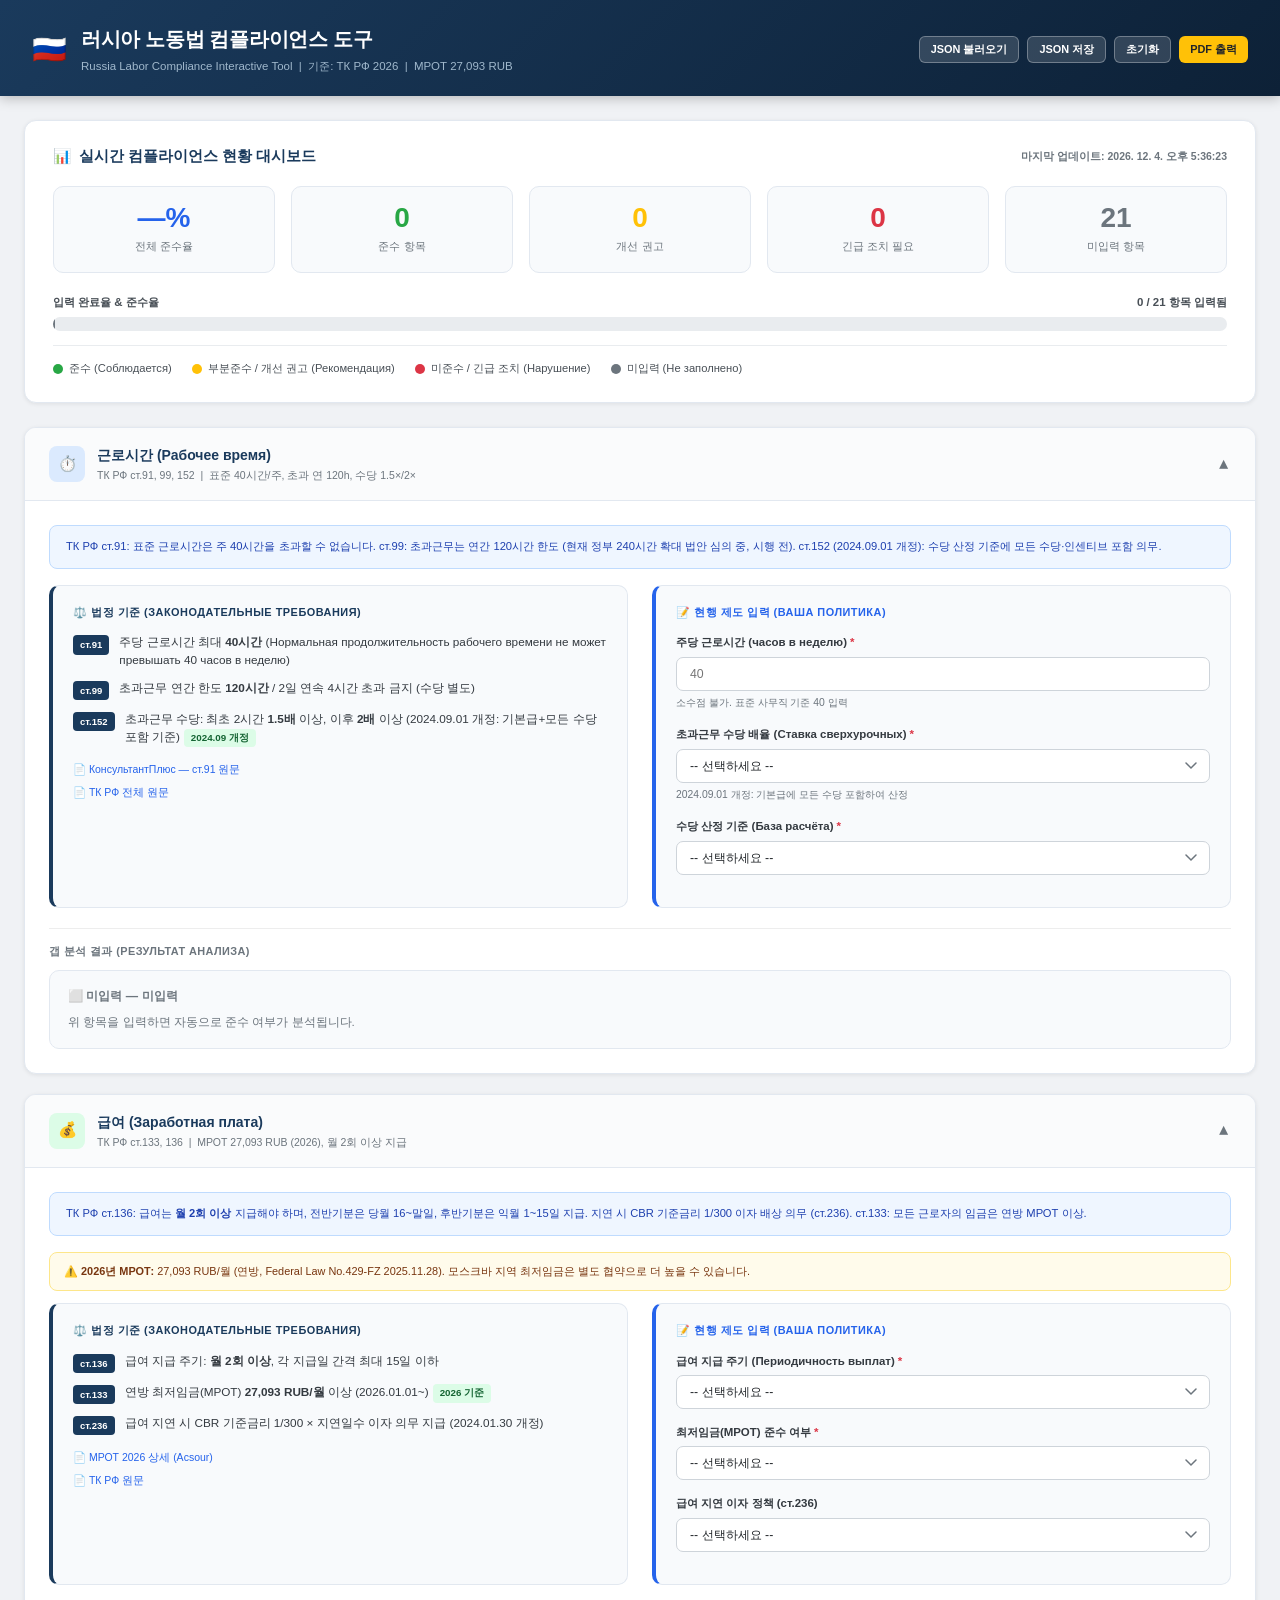
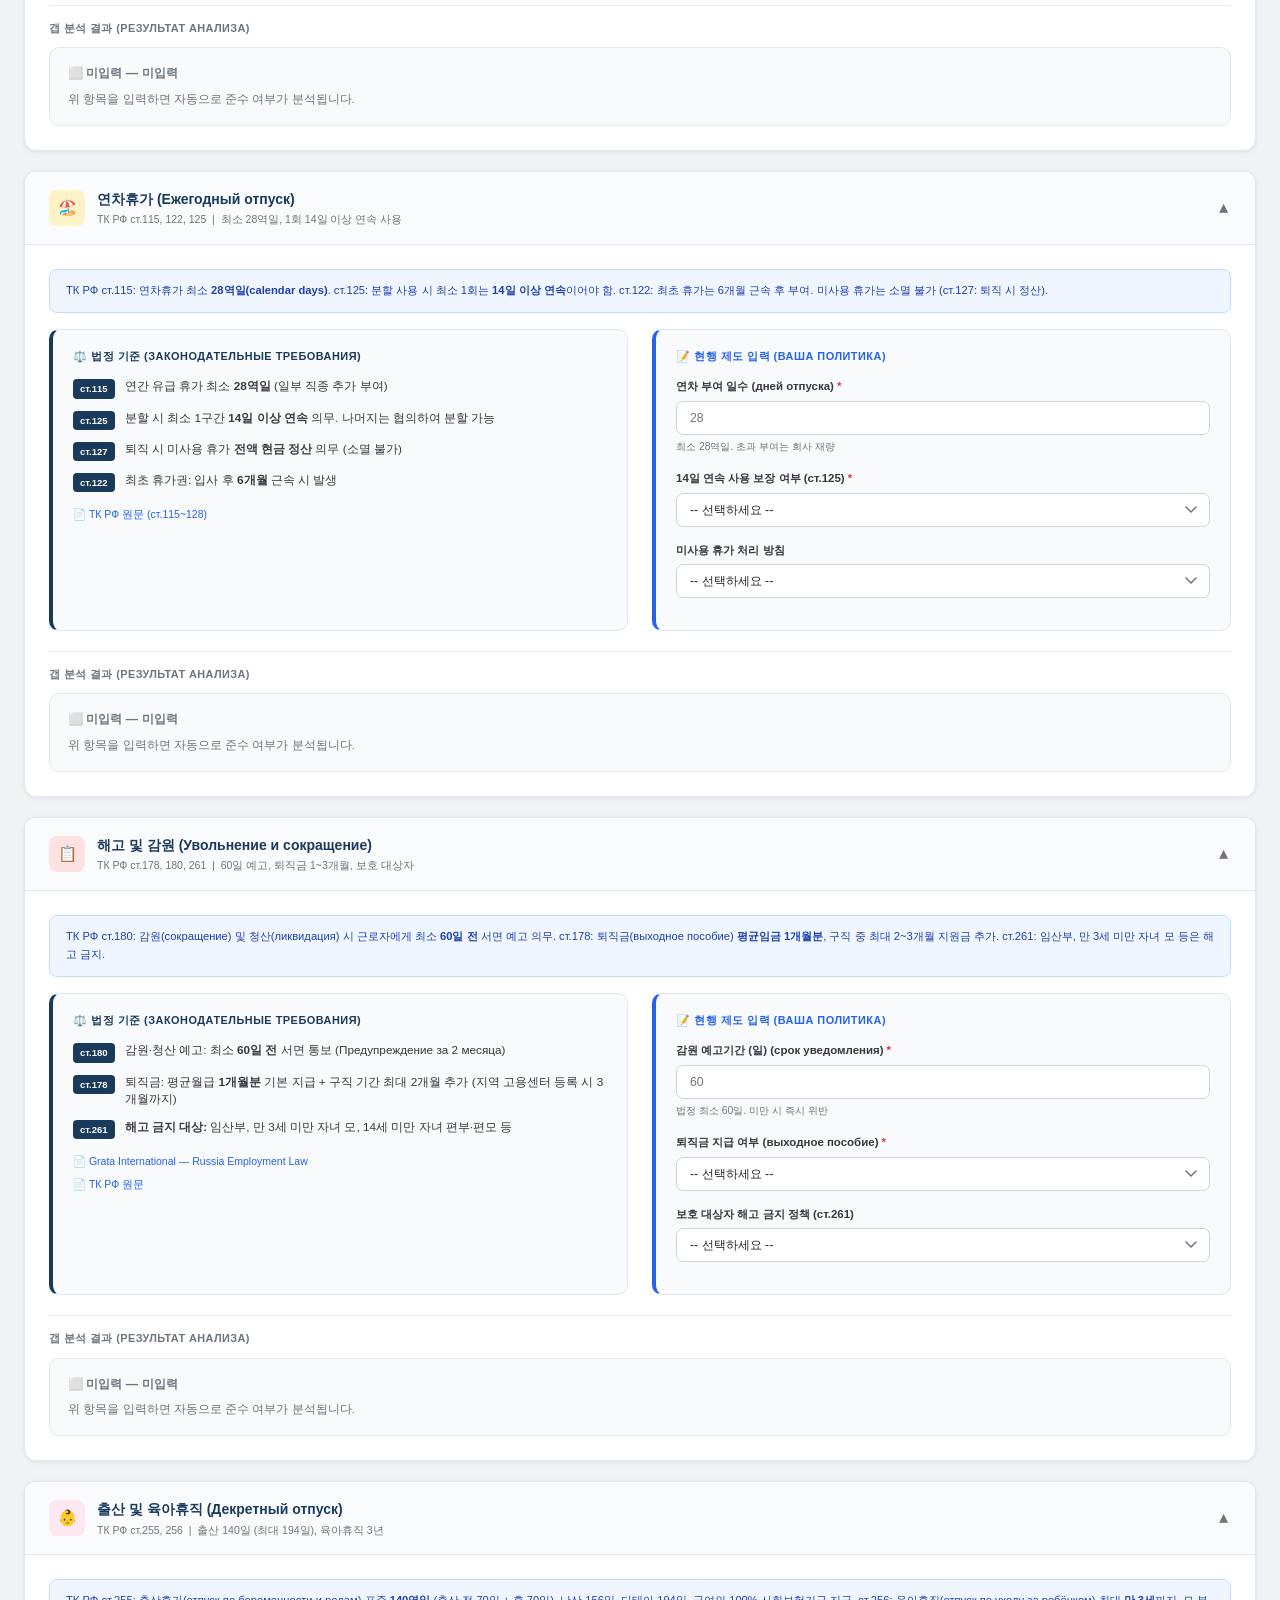
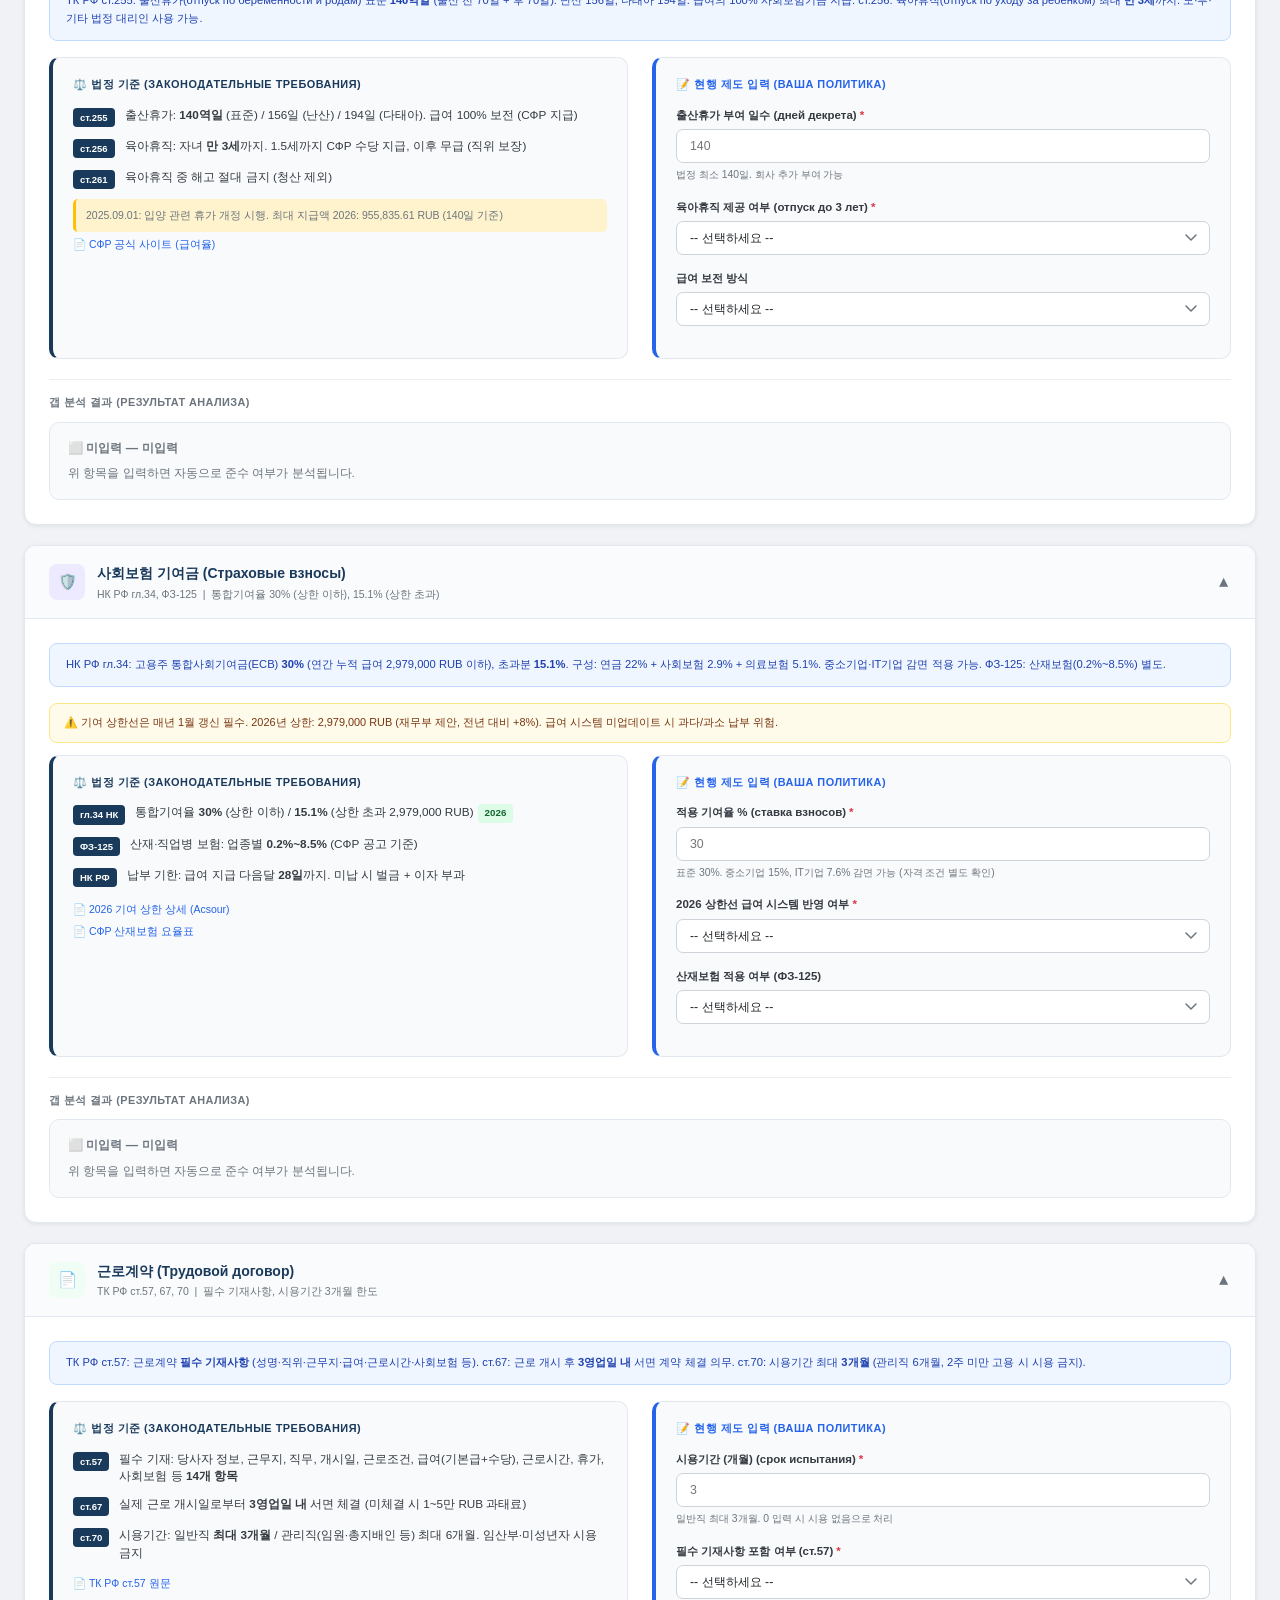
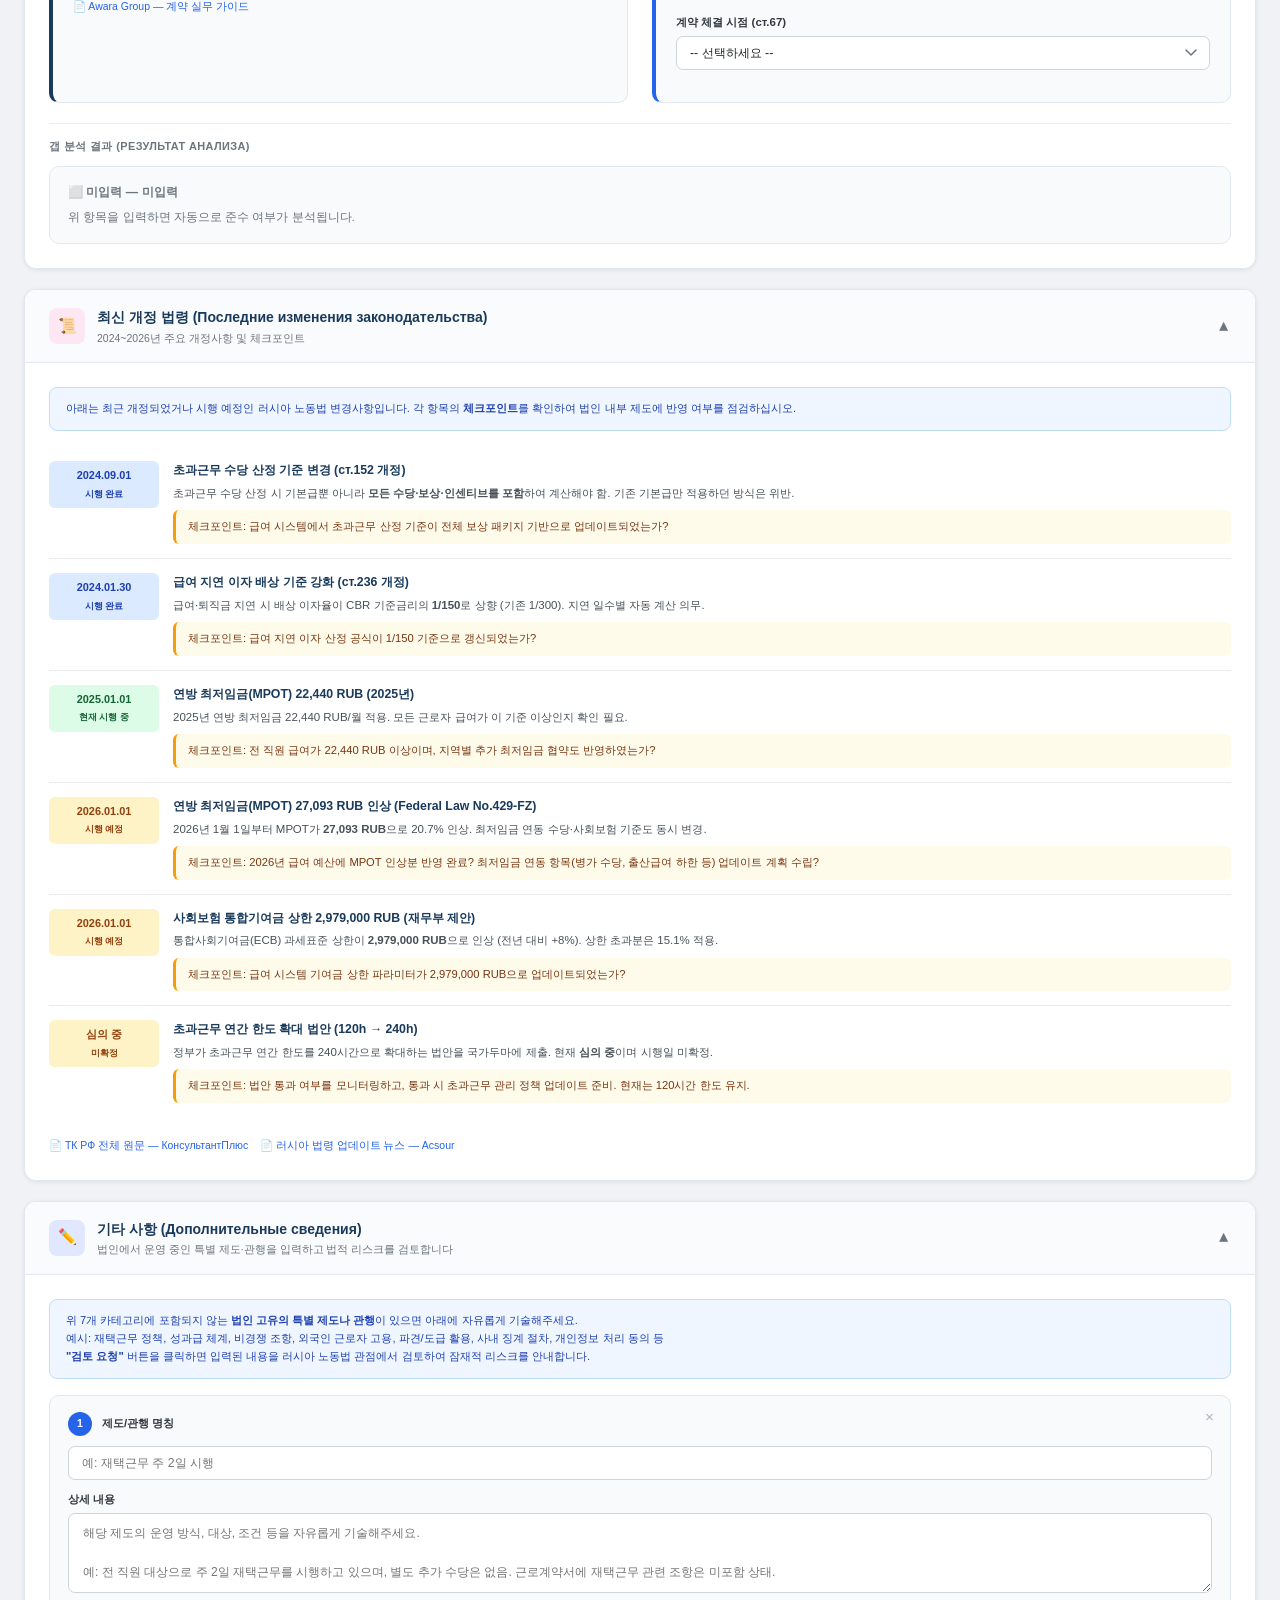
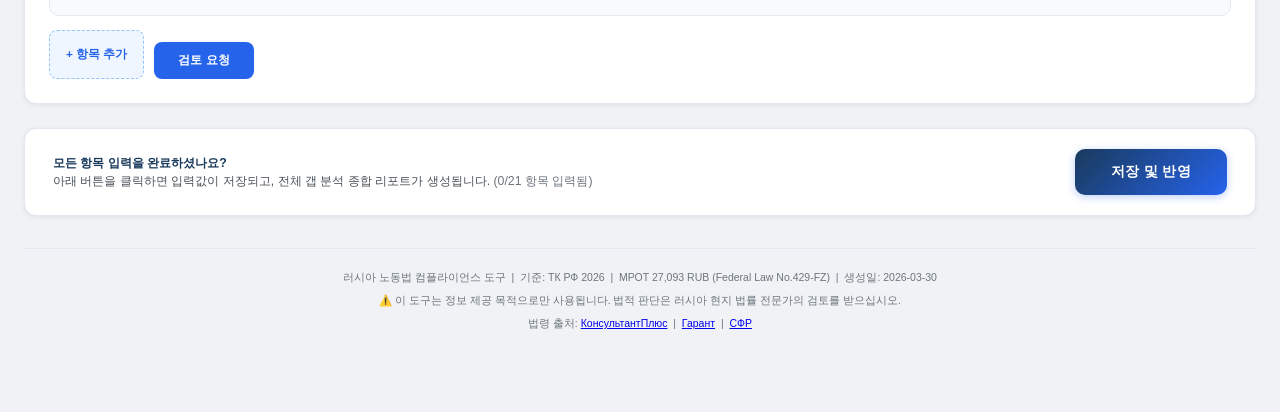
<file: archive_html_초기버전/russia_compliance_tool.html>
<!DOCTYPE html>
<html lang="ko">
<head>
<meta charset="UTF-8">
<meta name="viewport" content="width=device-width, initial-scale=1.0">
<title>러시아 노동법 컴플라이언스 도구 | Russia Labor Compliance Tool 2026</title>
<style>
/* ===== RESET & BASE ===== */
*, *::before, *::after { box-sizing: border-box; margin: 0; padding: 0; }
html { font-size: 14px; scroll-behavior: smooth; }
body {
  font-family: 'Malgun Gothic', 'Noto Sans KR', 'Apple SD Gothic Neo', sans-serif;
  background: #f0f2f5;
  color: #212529;
  line-height: 1.6;
  min-height: 100vh;
}

/* ===== HEADER ===== */
.header {
  background: linear-gradient(135deg, #1a3a5c 0%, #0d2137 100%);
  color: #fff;
  padding: 24px 32px 20px;
  position: sticky;
  top: 0;
  z-index: 100;
  box-shadow: 0 2px 12px rgba(0,0,0,0.25);
}
.header-inner {
  max-width: 1400px;
  margin: 0 auto;
  display: flex;
  align-items: center;
  justify-content: space-between;
  flex-wrap: wrap;
  gap: 12px;
}
.header-title { display: flex; align-items: center; gap: 14px; }
.flag { font-size: 2rem; line-height: 1; }
.header-title h1 { font-size: 1.4rem; font-weight: 700; letter-spacing: -0.3px; }
.header-title p { font-size: 0.82rem; color: #a0b8cc; margin-top: 2px; }
.header-actions { display: flex; gap: 8px; flex-wrap: wrap; }

/* ===== BUTTONS ===== */
.btn {
  padding: 8px 16px;
  border: none;
  border-radius: 6px;
  font-size: 0.82rem;
  font-weight: 600;
  cursor: pointer;
  transition: all 0.18s;
  display: inline-flex;
  align-items: center;
  gap: 6px;
  text-decoration: none;
}
.btn:hover { filter: brightness(1.1); transform: translateY(-1px); }
.btn:active { transform: translateY(0); }
.btn-primary { background: #2563eb; color: #fff; }
.btn-success { background: #28a745; color: #fff; }
.btn-warning { background: #ffc107; color: #212529; }
.btn-secondary { background: rgba(255,255,255,0.15); color: #fff; border: 1px solid rgba(255,255,255,0.3); }
.btn-danger { background: #dc3545; color: #fff; }
.btn-outline { background: transparent; color: #2563eb; border: 1.5px solid #2563eb; }
.btn-sm { padding: 5px 11px; font-size: 0.78rem; }

/* ===== MAIN LAYOUT ===== */
.main { max-width: 1400px; margin: 0 auto; padding: 24px 24px 60px; }

/* ===== DASHBOARD SUMMARY ===== */
.dashboard {
  background: #fff;
  border-radius: 12px;
  padding: 24px 28px;
  margin-bottom: 24px;
  box-shadow: 0 1px 4px rgba(0,0,0,0.08);
  border: 1px solid #e2e8f0;
}
.dashboard-title {
  font-size: 1.05rem;
  font-weight: 700;
  color: #1a3a5c;
  margin-bottom: 18px;
  display: flex;
  align-items: center;
  gap: 8px;
}
.stats-row {
  display: grid;
  grid-template-columns: repeat(auto-fit, minmax(160px, 1fr));
  gap: 16px;
  margin-bottom: 20px;
}
.stat-card {
  background: #f8fafc;
  border-radius: 10px;
  padding: 16px 18px;
  text-align: center;
  border: 1px solid #e2e8f0;
  transition: box-shadow 0.2s;
}
.stat-card:hover { box-shadow: 0 3px 10px rgba(0,0,0,0.08); }
.stat-number {
  font-size: 2rem;
  font-weight: 800;
  line-height: 1.1;
  margin-bottom: 4px;
}
.stat-label { font-size: 0.78rem; color: #6c757d; font-weight: 500; }
.stat-compliant .stat-number { color: #28a745; }
.stat-advisory .stat-number { color: #ffc107; }
.stat-critical .stat-number { color: #dc3545; }
.stat-pending .stat-number { color: #6c757d; }
.stat-rate .stat-number { color: #2563eb; }

.progress-section { margin-top: 4px; }
.progress-label {
  display: flex;
  justify-content: space-between;
  align-items: center;
  margin-bottom: 6px;
  font-size: 0.82rem;
  font-weight: 600;
  color: #495057;
}
.progress-bar-wrap {
  background: #e9ecef;
  border-radius: 99px;
  height: 14px;
  overflow: hidden;
}
.progress-bar {
  height: 100%;
  border-radius: 99px;
  transition: width 0.5s ease, background 0.3s;
  min-width: 2px;
}

/* ===== LEGEND ===== */
.legend {
  display: flex;
  gap: 20px;
  flex-wrap: wrap;
  font-size: 0.80rem;
  color: #495057;
  margin-top: 14px;
  padding-top: 14px;
  border-top: 1px solid #e9ecef;
}
.legend-item { display: flex; align-items: center; gap: 6px; }
.legend-dot {
  width: 10px; height: 10px;
  border-radius: 50%;
  flex-shrink: 0;
}
.dot-red { background: #dc3545; }
.dot-yellow { background: #ffc107; }
.dot-green { background: #28a745; }
.dot-gray { background: #6c757d; }

/* ===== SECTIONS ===== */
.section {
  background: #fff;
  border-radius: 12px;
  margin-bottom: 20px;
  box-shadow: 0 1px 4px rgba(0,0,0,0.08);
  border: 1px solid #e2e8f0;
  overflow: hidden;
}
.section-header {
  padding: 16px 24px;
  display: flex;
  align-items: center;
  justify-content: space-between;
  cursor: pointer;
  user-select: none;
  background: #fafbfc;
  border-bottom: 1px solid #e2e8f0;
  transition: background 0.15s;
  gap: 12px;
}
.section-header:hover { background: #f0f4f8; }
.section-header-left {
  display: flex;
  align-items: center;
  gap: 12px;
  flex: 1;
  min-width: 0;
}
.section-icon {
  width: 36px; height: 36px;
  border-radius: 8px;
  display: flex;
  align-items: center;
  justify-content: center;
  font-size: 1.1rem;
  flex-shrink: 0;
}
.section-meta { min-width: 0; }
.section-title {
  font-size: 1rem;
  font-weight: 700;
  color: #1a3a5c;
  white-space: nowrap;
  overflow: hidden;
  text-overflow: ellipsis;
}
.section-subtitle {
  font-size: 0.75rem;
  color: #6c757d;
  margin-top: 1px;
}
.section-status-badges { display: flex; gap: 6px; align-items: center; flex-shrink: 0; }
.section-toggle {
  color: #6c757d;
  font-size: 1.1rem;
  transition: transform 0.25s;
  flex-shrink: 0;
}
.section-toggle.open { transform: rotate(180deg); }
.section-body { padding: 24px; display: none; }
.section-body.open { display: block; }

/* ===== TWO-COLUMN GRID ===== */
.two-col {
  display: grid;
  grid-template-columns: 1fr 1fr;
  gap: 24px;
  margin-bottom: 20px;
}
@media (max-width: 900px) { .two-col { grid-template-columns: 1fr; } }

/* ===== LAW PANEL ===== */
.panel {
  background: #f8fafc;
  border-radius: 10px;
  padding: 18px 20px;
  border: 1px solid #e2e8f0;
  height: 100%;
}
.panel-law { border-left: 4px solid #1a3a5c; }
.panel-input { border-left: 4px solid #2563eb; }
.panel-title {
  font-size: 0.78rem;
  font-weight: 700;
  text-transform: uppercase;
  letter-spacing: 0.5px;
  margin-bottom: 12px;
  display: flex;
  align-items: center;
  gap: 6px;
}
.panel-law .panel-title { color: #1a3a5c; }
.panel-input .panel-title { color: #2563eb; }

.law-item {
  display: flex;
  gap: 10px;
  margin-bottom: 10px;
  align-items: flex-start;
}
.law-article {
  background: #1a3a5c;
  color: #fff;
  font-size: 0.68rem;
  font-weight: 700;
  padding: 2px 7px;
  border-radius: 4px;
  white-space: nowrap;
  margin-top: 2px;
  flex-shrink: 0;
}
.law-text { font-size: 0.84rem; color: #343a40; line-height: 1.5; }
.law-link {
  display: inline-block;
  margin-top: 4px;
  font-size: 0.75rem;
  color: #2563eb;
  text-decoration: none;
}
.law-link:hover { text-decoration: underline; }
.law-note {
  font-size: 0.75rem;
  color: #6c757d;
  margin-top: 8px;
  padding: 8px 10px;
  background: #fff3cd;
  border-radius: 5px;
  border-left: 3px solid #ffc107;
}

/* ===== INPUT FIELDS ===== */
.field-group { margin-bottom: 14px; }
.field-label {
  display: block;
  font-size: 0.82rem;
  font-weight: 600;
  color: #343a40;
  margin-bottom: 5px;
}
.field-required { color: #dc3545; margin-left: 3px; }
.field-input, .field-select {
  width: 100%;
  padding: 9px 13px;
  border: 1.5px solid #ced4da;
  border-radius: 7px;
  font-size: 0.88rem;
  font-family: inherit;
  background: #fff;
  color: #212529;
  transition: border-color 0.2s, box-shadow 0.2s;
  outline: none;
  -webkit-appearance: none;
  appearance: none;
}
.field-select {
  background-image: url("data:image/svg+xml,%3Csvg xmlns='http://www.w3.org/2000/svg' width='12' height='8' viewBox='0 0 12 8'%3E%3Cpath d='M1 1l5 5 5-5' stroke='%236c757d' stroke-width='1.5' fill='none' stroke-linecap='round'/%3E%3C/svg%3E");
  background-repeat: no-repeat;
  background-position: right 12px center;
  padding-right: 32px;
  cursor: pointer;
}
.field-input:focus, .field-select:focus {
  border-color: #2563eb;
  box-shadow: 0 0 0 3px rgba(37,99,235,0.12);
}
.field-hint {
  font-size: 0.74rem;
  color: #6c757d;
  margin-top: 4px;
}

/* ===== STATUS BADGE ===== */
.status-badge {
  display: inline-flex;
  align-items: center;
  gap: 5px;
  padding: 3px 10px;
  border-radius: 99px;
  font-size: 0.75rem;
  font-weight: 700;
}
.badge-compliant { background: #d1fae5; color: #155724; }
.badge-advisory  { background: #fff3cd; color: #856404; }
.badge-critical  { background: #f8d7da; color: #721c24; }
.badge-pending   { background: #e9ecef; color: #495057; }

/* ===== GAP RESULT PANEL ===== */
.gap-result {
  border-radius: 10px;
  padding: 16px 18px;
  margin-top: 4px;
  font-size: 0.84rem;
  border: 1.5px solid transparent;
  transition: all 0.3s;
}
.gap-result.compliant {
  background: #f0fdf4;
  border-color: #86efac;
  color: #155724;
}
.gap-result.advisory {
  background: #fffbeb;
  border-color: #fde68a;
  color: #78350f;
}
.gap-result.critical {
  background: #fff1f2;
  border-color: #fca5a5;
  color: #7f1d1d;
}
.gap-result.pending {
  background: #f8fafc;
  border-color: #e2e8f0;
  color: #6c757d;
}
.gap-result-header {
  font-weight: 700;
  margin-bottom: 6px;
  display: flex;
  align-items: center;
  gap: 8px;
  font-size: 0.88rem;
}
.gap-result-body { line-height: 1.6; }
.gap-result-body ul { padding-left: 18px; margin-top: 6px; }
.gap-result-body li { margin-bottom: 3px; }
.gap-section {
  border-top: 1px solid rgba(0,0,0,0.07);
  padding-top: 14px;
  margin-top: 14px;
}
.gap-section-title {
  font-size: 0.78rem;
  font-weight: 700;
  text-transform: uppercase;
  letter-spacing: 0.4px;
  color: #6c757d;
  margin-bottom: 10px;
}

/* ===== SECTION COLOR THEMES ===== */
.icon-workhours { background: #dbeafe; }
.icon-salary    { background: #dcfce7; }
.icon-leave     { background: #fef3c7; }
.icon-termination { background: #fee2e2; }
.icon-maternity { background: #fce7f3; }
.icon-insurance { background: #ede9fe; }
.icon-contract  { background: #f0fdf4; }

/* ===== INFO BOXES ===== */
.info-box {
  background: #eff6ff;
  border: 1px solid #bfdbfe;
  border-radius: 8px;
  padding: 12px 16px;
  font-size: 0.80rem;
  color: #1e40af;
  margin-bottom: 16px;
  line-height: 1.6;
}
.warn-box {
  background: #fffbeb;
  border: 1px solid #fde68a;
  border-radius: 8px;
  padding: 10px 14px;
  font-size: 0.78rem;
  color: #78350f;
  margin-bottom: 12px;
}

/* ===== UTILITY ===== */
.mt-8 { margin-top: 8px; }
.mt-16 { margin-top: 16px; }
.divider { border: none; border-top: 1px solid #e9ecef; margin: 20px 0; }
.text-muted { color: #6c757d; font-size: 0.80rem; }
.fw-bold { font-weight: 700; }
.tag {
  display: inline-block;
  background: #e0e7ff;
  color: #3730a3;
  font-size: 0.70rem;
  font-weight: 600;
  padding: 2px 7px;
  border-radius: 4px;
  margin-left: 4px;
}
.tag-new { background: #dcfce7; color: #166534; }
.tag-warn { background: #fee2e2; color: #991b1b; }

/* ===== FINAL REPORT ===== */
.final-report {
  display: none;
  background: #fff;
  border-radius: 12px;
  margin-top: 28px;
  margin-bottom: 20px;
  box-shadow: 0 2px 12px rgba(0,0,0,0.12);
  border: 2px solid #1a3a5c;
  overflow: hidden;
}
.final-report.visible { display: block; }
.final-report-header {
  background: linear-gradient(135deg, #1a3a5c 0%, #0d2137 100%);
  color: #fff;
  padding: 20px 28px;
  display: flex;
  align-items: center;
  justify-content: space-between;
}
.final-report-header h2 { font-size: 1.15rem; font-weight: 700; }
.final-report-body { padding: 24px 28px; }
.final-summary-grid {
  display: grid;
  grid-template-columns: repeat(auto-fit, minmax(180px, 1fr));
  gap: 14px;
  margin-bottom: 24px;
}
.final-stat {
  text-align: center;
  padding: 18px 14px;
  border-radius: 10px;
  border: 1.5px solid #e2e8f0;
}
.final-stat-num { font-size: 2.2rem; font-weight: 800; line-height: 1.1; margin-bottom: 4px; }
.final-stat-label { font-size: 0.8rem; color: #495057; font-weight: 500; }
.final-stat.green { background: #f0fdf4; border-color: #86efac; }
.final-stat.green .final-stat-num { color: #28a745; }
.final-stat.yellow { background: #fffbeb; border-color: #fde68a; }
.final-stat.yellow .final-stat-num { color: #e6a200; }
.final-stat.red { background: #fff1f2; border-color: #fca5a5; }
.final-stat.red .final-stat-num { color: #dc3545; }
.final-stat.blue { background: #eff6ff; border-color: #93c5fd; }
.final-stat.blue .final-stat-num { color: #2563eb; }
.final-table { width: 100%; border-collapse: collapse; margin-bottom: 24px; font-size: 0.84rem; }
.final-table th {
  background: #f1f5f9;
  padding: 10px 14px;
  text-align: left;
  font-weight: 700;
  color: #1a3a5c;
  border-bottom: 2px solid #cbd5e1;
  white-space: nowrap;
}
.final-table td {
  padding: 10px 14px;
  border-bottom: 1px solid #e2e8f0;
  vertical-align: top;
  line-height: 1.5;
}
.final-table tr:hover td { background: #f8fafc; }
.final-table .status-cell { text-align: center; white-space: nowrap; }
.final-actions {
  background: #f8fafc;
  border: 1px solid #e2e8f0;
  border-radius: 10px;
  padding: 20px 24px;
}
.final-actions h3 {
  font-size: 1rem;
  font-weight: 700;
  color: #1a3a5c;
  margin-bottom: 14px;
  display: flex;
  align-items: center;
  gap: 8px;
}
.action-list { list-style: none; padding: 0; }
.action-list li {
  padding: 10px 14px;
  margin-bottom: 8px;
  border-radius: 8px;
  font-size: 0.84rem;
  line-height: 1.6;
  display: flex;
  align-items: flex-start;
  gap: 10px;
}
.action-list li.critical-item { background: #fff1f2; border-left: 4px solid #dc3545; }
.action-list li.advisory-item { background: #fffbeb; border-left: 4px solid #ffc107; }
.action-icon { flex-shrink: 0; font-size: 1rem; margin-top: 1px; }
.no-gaps-msg {
  text-align: center;
  padding: 32px;
  color: #28a745;
  font-size: 1.05rem;
  font-weight: 600;
}
/* ===== AMENDMENT TIMELINE ===== */
.amendment-timeline { padding: 0; list-style: none; }
.amendment-item {
  display: flex;
  gap: 14px;
  padding: 14px 0;
  border-bottom: 1px solid #e9ecef;
  align-items: flex-start;
}
.amendment-item:last-child { border-bottom: none; }
.amendment-date {
  flex-shrink: 0;
  width: 110px;
  text-align: center;
  padding: 6px 10px;
  border-radius: 6px;
  font-size: 0.78rem;
  font-weight: 700;
}
.amendment-date.past { background: #dbeafe; color: #1e40af; }
.amendment-date.upcoming { background: #fef3c7; color: #92400e; }
.amendment-date.recent { background: #dcfce7; color: #166534; }
.amendment-content { flex: 1; }
.amendment-title { font-weight: 700; font-size: 0.88rem; color: #1a3a5c; margin-bottom: 4px; }
.amendment-desc { font-size: 0.82rem; color: #495057; line-height: 1.5; }
.amendment-check {
  margin-top: 8px;
  padding: 8px 12px;
  background: #fffbeb;
  border-radius: 6px;
  border-left: 3px solid #f59e0b;
  font-size: 0.80rem;
  color: #78350f;
}

/* ===== CUSTOM POLICY SECTION ===== */
.custom-entry {
  background: #f8fafc;
  border: 1px solid #e2e8f0;
  border-radius: 10px;
  padding: 16px 18px;
  margin-bottom: 14px;
  position: relative;
}
.custom-entry-header {
  display: flex;
  align-items: center;
  gap: 10px;
  margin-bottom: 10px;
}
.custom-entry-num {
  background: #2563eb;
  color: #fff;
  width: 24px; height: 24px;
  border-radius: 50%;
  display: flex;
  align-items: center;
  justify-content: center;
  font-size: 0.75rem;
  font-weight: 700;
  flex-shrink: 0;
}
.custom-textarea {
  width: 100%;
  min-height: 80px;
  padding: 10px 14px;
  border: 1.5px solid #ced4da;
  border-radius: 7px;
  font-size: 0.86rem;
  font-family: inherit;
  line-height: 1.6;
  resize: vertical;
  outline: none;
  transition: border-color 0.2s;
}
.custom-textarea:focus { border-color: #2563eb; box-shadow: 0 0 0 3px rgba(37,99,235,0.12); }
.custom-review {
  margin-top: 10px;
  padding: 12px 16px;
  border-radius: 8px;
  font-size: 0.84rem;
  line-height: 1.6;
  display: none;
}
.custom-review.visible { display: block; }
.custom-review.ok { background: #f0fdf4; border: 1px solid #86efac; color: #155724; }
.custom-review.warn { background: #fffbeb; border: 1px solid #fde68a; color: #78350f; }
.custom-review.risk { background: #fff1f2; border: 1px solid #fca5a5; color: #7f1d1d; }
.btn-remove-entry {
  position: absolute;
  top: 10px;
  right: 10px;
  background: none;
  border: none;
  color: #adb5bd;
  font-size: 1.1rem;
  cursor: pointer;
  padding: 2px 6px;
  border-radius: 4px;
}
.btn-remove-entry:hover { color: #dc3545; background: #fee2e2; }
.btn-add-entry {
  display: inline-flex;
  align-items: center;
  gap: 6px;
  padding: 8px 16px;
  background: #eff6ff;
  border: 1.5px dashed #93c5fd;
  border-radius: 8px;
  color: #2563eb;
  font-size: 0.84rem;
  font-weight: 600;
  cursor: pointer;
  transition: all 0.15s;
}
.btn-add-entry:hover { background: #dbeafe; border-color: #2563eb; }
.btn-review-custom {
  margin-top: 12px;
  padding: 10px 24px;
  background: #2563eb;
  color: #fff;
  border: none;
  border-radius: 8px;
  font-size: 0.86rem;
  font-weight: 600;
  cursor: pointer;
}
.btn-review-custom:hover { filter: brightness(1.1); }

.submit-bar {
  background: #fff;
  border-radius: 12px;
  padding: 20px 28px;
  margin-top: 24px;
  margin-bottom: 8px;
  box-shadow: 0 1px 4px rgba(0,0,0,0.08);
  border: 1px solid #e2e8f0;
  display: flex;
  align-items: center;
  justify-content: space-between;
  flex-wrap: wrap;
  gap: 12px;
}
.submit-bar-info { font-size: 0.88rem; color: #495057; line-height: 1.5; }
.submit-bar-info strong { color: #1a3a5c; }
.btn-submit {
  padding: 14px 36px;
  background: linear-gradient(135deg, #1a3a5c 0%, #2563eb 100%);
  color: #fff;
  border: none;
  border-radius: 10px;
  font-size: 1rem;
  font-weight: 700;
  cursor: pointer;
  transition: all 0.2s;
  box-shadow: 0 2px 8px rgba(37,99,235,0.3);
  letter-spacing: 0.3px;
}
.btn-submit:hover { filter: brightness(1.1); transform: translateY(-2px); box-shadow: 0 4px 16px rgba(37,99,235,0.4); }
.btn-submit:active { transform: translateY(0); }
.btn-submit:disabled { opacity: 0.5; cursor: not-allowed; filter: none; transform: none; }

/* ===== FOOTER ===== */
.footer {
  text-align: center;
  padding: 20px;
  color: #6c757d;
  font-size: 0.75rem;
  border-top: 1px solid #e2e8f0;
  margin-top: 32px;
}

/* ===== PRINT ===== */
@media print {
  .header { position: static; background: #1a3a5c !important; -webkit-print-color-adjust: exact; print-color-adjust: exact; }
  .header-actions { display: none; }
  .section-body { display: block !important; }
  .section-toggle { display: none; }
  .section-header { cursor: default; }
  body { background: #fff; font-size: 11pt; }
  .main { padding: 0; max-width: 100%; }
  .section { box-shadow: none; break-inside: avoid; }
  .two-col { grid-template-columns: 1fr 1fr; }
  .btn { display: none !important; }
  .footer { display: block !important; }
  .gap-result.critical  { background: #fff1f2 !important; -webkit-print-color-adjust: exact; print-color-adjust: exact; }
  .gap-result.advisory  { background: #fffbeb !important; -webkit-print-color-adjust: exact; print-color-adjust: exact; }
  .gap-result.compliant { background: #f0fdf4 !important; -webkit-print-color-adjust: exact; print-color-adjust: exact; }
  .final-report.visible { display: block !important; break-before: page; }
  .final-report-header { background: #1a3a5c !important; -webkit-print-color-adjust: exact; print-color-adjust: exact; }
  .final-stat { -webkit-print-color-adjust: exact; print-color-adjust: exact; }
  .submit-bar { display: none !important; }
  .action-list li.critical-item { background: #fff1f2 !important; -webkit-print-color-adjust: exact; print-color-adjust: exact; }
  .action-list li.advisory-item { background: #fffbeb !important; -webkit-print-color-adjust: exact; print-color-adjust: exact; }
}

/* ===== FILE INPUT HIDDEN ===== */
#jsonFileInput { display: none; }

/* ===== TOAST ===== */
.toast {
  position: fixed;
  bottom: 24px;
  right: 24px;
  background: #1a3a5c;
  color: #fff;
  padding: 12px 20px;
  border-radius: 8px;
  font-size: 0.84rem;
  font-weight: 600;
  box-shadow: 0 4px 16px rgba(0,0,0,0.25);
  z-index: 9999;
  opacity: 0;
  transform: translateY(12px);
  transition: all 0.3s;
  pointer-events: none;
}
.toast.show { opacity: 1; transform: translateY(0); }
</style>
</head>
<body>

<!-- ===== HEADER ===== -->
<div class="header">
  <div class="header-inner">
    <div class="header-title">
      <span class="flag">🇷🇺</span>
      <div>
        <h1>러시아 노동법 컴플라이언스 도구</h1>
        <p>Russia Labor Compliance Interactive Tool &nbsp;|&nbsp; 기준: ТК РФ 2026 &nbsp;|&nbsp; МРОТ 27,093 RUB</p>
      </div>
    </div>
    <div class="header-actions">
      <button class="btn btn-secondary btn-sm" onclick="uploadJSON()">JSON 불러오기</button>
      <button class="btn btn-secondary btn-sm" onclick="downloadJSON()">JSON 저장</button>
      <button class="btn btn-secondary btn-sm" onclick="clearAll()">초기화</button>
      <button class="btn btn-warning btn-sm" onclick="window.print()">PDF 출력</button>
    </div>
  </div>
</div>
<input type="file" id="jsonFileInput" accept=".json" onchange="handleJSONUpload(event)">

<!-- ===== MAIN ===== -->
<div class="main">

  <!-- DASHBOARD -->
  <div class="dashboard" id="dashboard">
    <div class="dashboard-title">
      <span>📊</span> 실시간 컴플라이언스 현황 대시보드
      <span class="text-muted" style="margin-left:auto;font-size:0.75rem;" id="lastUpdated">마지막 업데이트: —</span>
    </div>
    <div class="stats-row">
      <div class="stat-card stat-rate">
        <div class="stat-number" id="statRate">—%</div>
        <div class="stat-label">전체 준수율</div>
      </div>
      <div class="stat-card stat-compliant">
        <div class="stat-number" id="statGreen">0</div>
        <div class="stat-label">준수 항목</div>
      </div>
      <div class="stat-card stat-advisory">
        <div class="stat-number" id="statYellow">0</div>
        <div class="stat-label">개선 권고</div>
      </div>
      <div class="stat-card stat-critical">
        <div class="stat-number" id="statRed">0</div>
        <div class="stat-label">긴급 조치 필요</div>
      </div>
      <div class="stat-card stat-pending">
        <div class="stat-number" id="statGray">13</div>
        <div class="stat-label">미입력 항목</div>
      </div>
    </div>
    <div class="progress-section">
      <div class="progress-label">
        <span>입력 완료율 &amp; 준수율</span>
        <span id="progressPct">0 / 13 항목 입력됨</span>
      </div>
      <div class="progress-bar-wrap">
        <div class="progress-bar" id="progressBar" style="width:0%;background:#6c757d;"></div>
      </div>
    </div>
    <div class="legend">
      <div class="legend-item"><span class="legend-dot dot-green"></span> 준수 (Соблюдается)</div>
      <div class="legend-item"><span class="legend-dot dot-yellow"></span> 부분준수 / 개선 권고 (Рекомендация)</div>
      <div class="legend-item"><span class="legend-dot dot-red"></span> 미준수 / 긴급 조치 (Нарушение)</div>
      <div class="legend-item"><span class="legend-dot dot-gray"></span> 미입력 (Не заполнено)</div>
    </div>
  </div>

  <!-- ===== SECTION 1: 근로시간 ===== -->
  <div class="section" id="sec-workhours">
    <div class="section-header" onclick="toggleSection('workhours')">
      <div class="section-header-left">
        <div class="section-icon icon-workhours">⏱️</div>
        <div class="section-meta">
          <div class="section-title">근로시간 (Рабочее время)</div>
          <div class="section-subtitle">ТК РФ ст.91, 99, 152 &nbsp;|&nbsp; 표준 40시간/주, 초과 연 120h, 수당 1.5×/2×</div>
        </div>
      </div>
      <div class="section-status-badges" id="badges-workhours"></div>
      <span class="section-toggle open" id="toggle-workhours">▼</span>
    </div>
    <div class="section-body open" id="body-workhours">
      <div class="info-box">
        ТК РФ ст.91: 표준 근로시간은 주 40시간을 초과할 수 없습니다. ст.99: 초과근무는 연간 120시간 한도 (현재 정부 240시간 확대 법안 심의 중, 시행 전). ст.152 (2024.09.01 개정): 수당 산정 기준에 모든 수당·인센티브 포함 의무.
      </div>
      <div class="two-col">
        <div class="panel panel-law">
          <div class="panel-title">⚖️ 법정 기준 (Законодательные требования)</div>
          <div class="law-item">
            <span class="law-article">ст.91</span>
            <div class="law-text">주당 근로시간 최대 <strong>40시간</strong> (Нормальная продолжительность рабочего времени не может превышать 40 часов в неделю)</div>
          </div>
          <div class="law-item">
            <span class="law-article">ст.99</span>
            <div class="law-text">초과근무 연간 한도 <strong>120시간</strong> / 2일 연속 4시간 초과 금지 (수당 별도)</div>
          </div>
          <div class="law-item">
            <span class="law-article">ст.152</span>
            <div class="law-text">초과근무 수당: 최초 2시간 <strong>1.5배</strong> 이상, 이후 <strong>2배</strong> 이상 (2024.09.01 개정: 기본급+모든 수당 포함 기준)<span class="tag tag-new">2024.09 개정</span></div>
          </div>
          <a class="law-link" href="https://www.consultant.ru/document/cons_doc_LAW_34683/d3a35d47f8a9568c5ad1ac4e0e8d2b0a2f1c3e4f/" target="_blank">📄 КонсультантПлюс — ст.91 원문</a><br>
          <a class="law-link" href="https://www.consultant.ru/document/cons_doc_LAW_34683/" target="_blank">📄 ТК РФ 전체 원문</a>
        </div>
        <div class="panel panel-input">
          <div class="panel-title">📝 현행 제도 입력 (Ваша политика)</div>
          <div class="field-group">
            <label class="field-label" for="f_weekly_hours">주당 근로시간 (часов в неделю)<span class="field-required">*</span></label>
            <input class="field-input" type="number" id="f_weekly_hours" min="1" max="80" placeholder="40" oninput="evaluate()">
            <div class="field-hint">소수점 불가. 표준 사무직 기준 40 입력</div>
          </div>
          <div class="field-group">
            <label class="field-label" for="f_overtime_pay">초과근무 수당 배율 (Ставка сверхурочных)<span class="field-required">*</span></label>
            <select class="field-select" id="f_overtime_pay" onchange="evaluate()">
              <option value="">-- 선택하세요 --</option>
              <option value="compliant">1.5배 이후 2배 (법정 기준 충족)</option>
              <option value="partial">1.5배만 적용 (이후도 동일)</option>
              <option value="critical">미지급 / 없음</option>
              <option value="other">기타 (기준 불명확)</option>
            </select>
            <div class="field-hint">2024.09.01 개정: 기본급에 모든 수당 포함하여 산정</div>
          </div>
          <div class="field-group">
            <label class="field-label" for="f_overtime_base">수당 산정 기준 (База расчёта)<span class="field-required">*</span></label>
            <select class="field-select" id="f_overtime_base" onchange="evaluate()">
              <option value="">-- 선택하세요 --</option>
              <option value="compliant">기본급 + 모든 수당 포함 (법정)</option>
              <option value="critical">기본급만 적용 (개정 전 방식)</option>
              <option value="na">초과근무 없음</option>
            </select>
          </div>
        </div>
      </div>
      <div class="gap-section">
        <div class="gap-section-title">갭 분석 결과 (Результат анализа)</div>
        <div id="gap-workhours" class="gap-result pending">
          <div class="gap-result-header">⬜ 미입력</div>
          <div class="gap-result-body">위 항목을 입력하면 자동으로 준수 여부가 분석됩니다.</div>
        </div>
      </div>
    </div>
  </div>

  <!-- ===== SECTION 2: 급여 ===== -->
  <div class="section" id="sec-salary">
    <div class="section-header" onclick="toggleSection('salary')">
      <div class="section-header-left">
        <div class="section-icon icon-salary">💰</div>
        <div class="section-meta">
          <div class="section-title">급여 (Заработная плата)</div>
          <div class="section-subtitle">ТК РФ ст.133, 136 &nbsp;|&nbsp; МРОТ 27,093 RUB (2026), 월 2회 이상 지급</div>
        </div>
      </div>
      <div class="section-status-badges" id="badges-salary"></div>
      <span class="section-toggle open" id="toggle-salary">▼</span>
    </div>
    <div class="section-body open" id="body-salary">
      <div class="info-box">
        ТК РФ ст.136: 급여는 <strong>월 2회 이상</strong> 지급해야 하며, 전반기분은 당월 16~말일, 후반기분은 익월 1~15일 지급. 지연 시 CBR 기준금리 1/300 이자 배상 의무 (ст.236). ст.133: 모든 근로자의 임금은 연방 МРОТ 이상.
      </div>
      <div class="warn-box">
        ⚠️ <strong>2026년 МРОТ:</strong> 27,093 RUB/월 (연방, Federal Law No.429-FZ 2025.11.28). 모스크바 지역 최저임금은 별도 협약으로 더 높을 수 있습니다.
      </div>
      <div class="two-col">
        <div class="panel panel-law">
          <div class="panel-title">⚖️ 법정 기준 (Законодательные требования)</div>
          <div class="law-item">
            <span class="law-article">ст.136</span>
            <div class="law-text">급여 지급 주기: <strong>월 2회 이상</strong>, 각 지급일 간격 최대 15일 이하</div>
          </div>
          <div class="law-item">
            <span class="law-article">ст.133</span>
            <div class="law-text">연방 최저임금(МРОТ) <strong>27,093 RUB/월</strong> 이상 (2026.01.01~)<span class="tag tag-new">2026 기준</span></div>
          </div>
          <div class="law-item">
            <span class="law-article">ст.236</span>
            <div class="law-text">급여 지연 시 CBR 기준금리 1/300 × 지연일수 이자 의무 지급 (2024.01.30 개정)</div>
          </div>
          <a class="law-link" href="https://acsour.com/en/news-and-articles/tpost/udoa6btm71-minimum-wage-to-increase-to-27093-rubles" target="_blank">📄 МРОТ 2026 상세 (Acsour)</a><br>
          <a class="law-link" href="https://www.consultant.ru/document/cons_doc_LAW_34683/" target="_blank">📄 ТК РФ 원문</a>
        </div>
        <div class="panel panel-input">
          <div class="panel-title">📝 현행 제도 입력 (Ваша политика)</div>
          <div class="field-group">
            <label class="field-label" for="f_pay_frequency">급여 지급 주기 (Периодичность выплат)<span class="field-required">*</span></label>
            <select class="field-select" id="f_pay_frequency" onchange="evaluate()">
              <option value="">-- 선택하세요 --</option>
              <option value="compliant">월 2회 (법정 기준 충족)</option>
              <option value="compliant_plus">주 1회 이상 (법정 기준 초과 충족)</option>
              <option value="critical">월 1회 (법정 위반)</option>
            </select>
          </div>
          <div class="field-group">
            <label class="field-label" for="f_mrot">최저임금(МРОТ) 준수 여부<span class="field-required">*</span></label>
            <select class="field-select" id="f_mrot" onchange="evaluate()">
              <option value="">-- 선택하세요 --</option>
              <option value="compliant">예, 전 직원 27,093 RUB 이상 (2026)</option>
              <option value="advisory">확인 필요 (일부 직원 미확인)</option>
              <option value="critical">아니오 (미준수 직원 존재)</option>
            </select>
          </div>
          <div class="field-group">
            <label class="field-label" for="f_delay_interest">급여 지연 이자 정책 (ст.236)</label>
            <select class="field-select" id="f_delay_interest" onchange="evaluate()">
              <option value="">-- 선택하세요 --</option>
              <option value="compliant">지연 없음 (정시 지급)</option>
              <option value="advisory">정책은 있으나 미적용 경우 있음</option>
              <option value="critical">정책 없음 / 이자 미지급</option>
            </select>
          </div>
        </div>
      </div>
      <div class="gap-section">
        <div class="gap-section-title">갭 분석 결과 (Результат анализа)</div>
        <div id="gap-salary" class="gap-result pending">
          <div class="gap-result-header">⬜ 미입력</div>
          <div class="gap-result-body">위 항목을 입력하면 자동으로 준수 여부가 분석됩니다.</div>
        </div>
      </div>
    </div>
  </div>

  <!-- ===== SECTION 3: 연차휴가 ===== -->
  <div class="section" id="sec-leave">
    <div class="section-header" onclick="toggleSection('leave')">
      <div class="section-header-left">
        <div class="section-icon icon-leave">🏖️</div>
        <div class="section-meta">
          <div class="section-title">연차휴가 (Ежегодный отпуск)</div>
          <div class="section-subtitle">ТК РФ ст.115, 122, 125 &nbsp;|&nbsp; 최소 28역일, 1회 14일 이상 연속 사용</div>
        </div>
      </div>
      <div class="section-status-badges" id="badges-leave"></div>
      <span class="section-toggle open" id="toggle-leave">▼</span>
    </div>
    <div class="section-body open" id="body-leave">
      <div class="info-box">
        ТК РФ ст.115: 연차휴가 최소 <strong>28역일(calendar days)</strong>. ст.125: 분할 사용 시 최소 1회는 <strong>14일 이상 연속</strong>이어야 함. ст.122: 최초 휴가는 6개월 근속 후 부여. 미사용 휴가는 소멸 불가 (ст.127: 퇴직 시 정산).
      </div>
      <div class="two-col">
        <div class="panel panel-law">
          <div class="panel-title">⚖️ 법정 기준 (Законодательные требования)</div>
          <div class="law-item">
            <span class="law-article">ст.115</span>
            <div class="law-text">연간 유급 휴가 최소 <strong>28역일</strong> (일부 직종 추가 부여)</div>
          </div>
          <div class="law-item">
            <span class="law-article">ст.125</span>
            <div class="law-text">분할 시 최소 1구간 <strong>14일 이상 연속</strong> 의무. 나머지는 협의하여 분할 가능</div>
          </div>
          <div class="law-item">
            <span class="law-article">ст.127</span>
            <div class="law-text">퇴직 시 미사용 휴가 <strong>전액 현금 정산</strong> 의무 (소멸 불가)</div>
          </div>
          <div class="law-item">
            <span class="law-article">ст.122</span>
            <div class="law-text">최초 휴가권: 입사 후 <strong>6개월</strong> 근속 시 발생</div>
          </div>
          <a class="law-link" href="https://www.consultant.ru/document/cons_doc_LAW_34683/" target="_blank">📄 ТК РФ 원문 (ст.115~128)</a>
        </div>
        <div class="panel panel-input">
          <div class="panel-title">📝 현행 제도 입력 (Ваша политика)</div>
          <div class="field-group">
            <label class="field-label" for="f_leave_days">연차 부여 일수 (дней отпуска)<span class="field-required">*</span></label>
            <input class="field-input" type="number" id="f_leave_days" min="1" max="60" placeholder="28" oninput="evaluate()">
            <div class="field-hint">최소 28역일. 초과 부여는 회사 재량</div>
          </div>
          <div class="field-group">
            <label class="field-label" for="f_leave_split">14일 연속 사용 보장 여부 (ст.125)<span class="field-required">*</span></label>
            <select class="field-select" id="f_leave_split" onchange="evaluate()">
              <option value="">-- 선택하세요 --</option>
              <option value="compliant">예, 최소 14일 연속 보장</option>
              <option value="advisory">정책 불명확 / 확인 필요</option>
              <option value="critical">미보장 (전면 분할 사용)</option>
            </select>
          </div>
          <div class="field-group">
            <label class="field-label" for="f_leave_carryover">미사용 휴가 처리 방침</label>
            <select class="field-select" id="f_leave_carryover" onchange="evaluate()">
              <option value="">-- 선택하세요 --</option>
              <option value="compliant">이월 허용 + 퇴직 시 전액 정산</option>
              <option value="advisory">이월 제한 (단, 정산은 준수)</option>
              <option value="critical">소멸 처리 (법적 금지)</option>
            </select>
          </div>
        </div>
      </div>
      <div class="gap-section">
        <div class="gap-section-title">갭 분석 결과 (Результат анализа)</div>
        <div id="gap-leave" class="gap-result pending">
          <div class="gap-result-header">⬜ 미입력</div>
          <div class="gap-result-body">위 항목을 입력하면 자동으로 준수 여부가 분석됩니다.</div>
        </div>
      </div>
    </div>
  </div>

  <!-- ===== SECTION 4: 해고·감원 ===== -->
  <div class="section" id="sec-termination">
    <div class="section-header" onclick="toggleSection('termination')">
      <div class="section-header-left">
        <div class="section-icon icon-termination">📋</div>
        <div class="section-meta">
          <div class="section-title">해고 및 감원 (Увольнение и сокращение)</div>
          <div class="section-subtitle">ТК РФ ст.178, 180, 261 &nbsp;|&nbsp; 60일 예고, 퇴직금 1~3개월, 보호 대상자</div>
        </div>
      </div>
      <div class="section-status-badges" id="badges-termination"></div>
      <span class="section-toggle open" id="toggle-termination">▼</span>
    </div>
    <div class="section-body open" id="body-termination">
      <div class="info-box">
        ТК РФ ст.180: 감원(сокращение) 및 청산(ликвидация) 시 근로자에게 최소 <strong>60일 전</strong> 서면 예고 의무. ст.178: 퇴직금(выходное пособие) <strong>평균임금 1개월분</strong>, 구직 중 최대 2~3개월 지원금 추가. ст.261: 임산부, 만 3세 미만 자녀 모 등은 해고 금지.
      </div>
      <div class="two-col">
        <div class="panel panel-law">
          <div class="panel-title">⚖️ 법정 기준 (Законодательные требования)</div>
          <div class="law-item">
            <span class="law-article">ст.180</span>
            <div class="law-text">감원·청산 예고: 최소 <strong>60일 전</strong> 서면 통보 (Предупреждение за 2 месяца)</div>
          </div>
          <div class="law-item">
            <span class="law-article">ст.178</span>
            <div class="law-text">퇴직금: 평균월급 <strong>1개월분</strong> 기본 지급 + 구직 기간 최대 2개월 추가 (지역 고용센터 등록 시 3개월까지)</div>
          </div>
          <div class="law-item">
            <span class="law-article">ст.261</span>
            <div class="law-text"><strong>해고 금지 대상:</strong> 임산부, 만 3세 미만 자녀 모, 14세 미만 자녀 편부·편모 등</div>
          </div>
          <a class="law-link" href="https://gratanet.com/publications/gils-employment-law-russia" target="_blank">📄 Grata International — Russia Employment Law</a><br>
          <a class="law-link" href="https://www.consultant.ru/document/cons_doc_LAW_34683/" target="_blank">📄 ТК РФ 원문</a>
        </div>
        <div class="panel panel-input">
          <div class="panel-title">📝 현행 제도 입력 (Ваша политика)</div>
          <div class="field-group">
            <label class="field-label" for="f_notice_days">감원 예고기간 (일) (срок уведомления)<span class="field-required">*</span></label>
            <input class="field-input" type="number" id="f_notice_days" min="0" max="365" placeholder="60" oninput="evaluate()">
            <div class="field-hint">법정 최소 60일. 미만 시 즉시 위반</div>
          </div>
          <div class="field-group">
            <label class="field-label" for="f_severance">퇴직금 지급 여부 (выходное пособие)<span class="field-required">*</span></label>
            <select class="field-select" id="f_severance" onchange="evaluate()">
              <option value="">-- 선택하세요 --</option>
              <option value="compliant">예, 평균 1개월 이상 지급</option>
              <option value="advisory">해당 없음 (감원 없음)</option>
              <option value="critical">아니오 / 미지급</option>
            </select>
          </div>
          <div class="field-group">
            <label class="field-label" for="f_protected">보호 대상자 해고 금지 정책 (ст.261)</label>
            <select class="field-select" id="f_protected" onchange="evaluate()">
              <option value="">-- 선택하세요 --</option>
              <option value="compliant">예, 정책 수립 및 적용 중</option>
              <option value="advisory">정책 있으나 담당자 인지 부족</option>
              <option value="critical">정책 없음</option>
            </select>
          </div>
        </div>
      </div>
      <div class="gap-section">
        <div class="gap-section-title">갭 분석 결과 (Результат анализа)</div>
        <div id="gap-termination" class="gap-result pending">
          <div class="gap-result-header">⬜ 미입력</div>
          <div class="gap-result-body">위 항목을 입력하면 자동으로 준수 여부가 분석됩니다.</div>
        </div>
      </div>
    </div>
  </div>

  <!-- ===== SECTION 5: 출산·육아휴직 ===== -->
  <div class="section" id="sec-maternity">
    <div class="section-header" onclick="toggleSection('maternity')">
      <div class="section-header-left">
        <div class="section-icon icon-maternity">👶</div>
        <div class="section-meta">
          <div class="section-title">출산 및 육아휴직 (Декретный отпуск)</div>
          <div class="section-subtitle">ТК РФ ст.255, 256 &nbsp;|&nbsp; 출산 140일 (최대 194일), 육아휴직 3년</div>
        </div>
      </div>
      <div class="section-status-badges" id="badges-maternity"></div>
      <span class="section-toggle open" id="toggle-maternity">▼</span>
    </div>
    <div class="section-body open" id="body-maternity">
      <div class="info-box">
        ТК РФ ст.255: 출산휴가(отпуск по беременности и родам) 표준 <strong>140역일</strong> (출산 전 70일 + 후 70일). 난산 156일, 다태아 194일. 급여의 100% 사회보험기금 지급. ст.256: 육아휴직(отпуск по уходу за ребёнком) 최대 <strong>만 3세</strong>까지. 모·부·기타 법정 대리인 사용 가능.
      </div>
      <div class="two-col">
        <div class="panel panel-law">
          <div class="panel-title">⚖️ 법정 기준 (Законодательные требования)</div>
          <div class="law-item">
            <span class="law-article">ст.255</span>
            <div class="law-text">출산휴가: <strong>140역일</strong> (표준) / 156일 (난산) / 194일 (다태아). 급여 100% 보전 (СФР 지급)</div>
          </div>
          <div class="law-item">
            <span class="law-article">ст.256</span>
            <div class="law-text">육아휴직: 자녀 <strong>만 3세</strong>까지. 1.5세까지 СФР 수당 지급, 이후 무급 (직위 보장)</div>
          </div>
          <div class="law-item">
            <span class="law-article">ст.261</span>
            <div class="law-text">육아휴직 중 해고 절대 금지 (청산 제외)</div>
          </div>
          <div class="law-note">2025.09.01: 입양 관련 휴가 개정 시행. 최대 지급액 2026: 955,835.61 RUB (140일 기준)</div>
          <a class="law-link" href="https://sfr.gov.ru/en/" target="_blank">📄 СФР 공식 사이트 (급여율)</a>
        </div>
        <div class="panel panel-input">
          <div class="panel-title">📝 현행 제도 입력 (Ваша политика)</div>
          <div class="field-group">
            <label class="field-label" for="f_maternity_days">출산휴가 부여 일수 (дней декрета)<span class="field-required">*</span></label>
            <input class="field-input" type="number" id="f_maternity_days" min="0" max="365" placeholder="140" oninput="evaluate()">
            <div class="field-hint">법정 최소 140일. 회사 추가 부여 가능</div>
          </div>
          <div class="field-group">
            <label class="field-label" for="f_parental_leave">육아휴직 제공 여부 (отпуск до 3 лет)<span class="field-required">*</span></label>
            <select class="field-select" id="f_parental_leave" onchange="evaluate()">
              <option value="">-- 선택하세요 --</option>
              <option value="compliant">예, 만 3세까지 보장 (모·부 모두)</option>
              <option value="advisory">일부 보장 (모만 또는 기간 단축)</option>
              <option value="critical">미제공</option>
            </select>
          </div>
          <div class="field-group">
            <label class="field-label" for="f_maternity_benefit">급여 보전 방식</label>
            <select class="field-select" id="f_maternity_benefit" onchange="evaluate()">
              <option value="">-- 선택하세요 --</option>
              <option value="compliant">СФР 통해 100% 지급 처리 중</option>
              <option value="advisory">회사 직접 지급 후 СФР 정산</option>
              <option value="critical">처리 절차 불명확</option>
            </select>
          </div>
        </div>
      </div>
      <div class="gap-section">
        <div class="gap-section-title">갭 분석 결과 (Результат анализа)</div>
        <div id="gap-maternity" class="gap-result pending">
          <div class="gap-result-header">⬜ 미입력</div>
          <div class="gap-result-body">위 항목을 입력하면 자동으로 준수 여부가 분석됩니다.</div>
        </div>
      </div>
    </div>
  </div>

  <!-- ===== SECTION 6: 사회보험 ===== -->
  <div class="section" id="sec-insurance">
    <div class="section-header" onclick="toggleSection('insurance')">
      <div class="section-header-left">
        <div class="section-icon icon-insurance">🛡️</div>
        <div class="section-meta">
          <div class="section-title">사회보험 기여금 (Страховые взносы)</div>
          <div class="section-subtitle">НК РФ гл.34, ФЗ-125 &nbsp;|&nbsp; 통합기여율 30% (상한 이하), 15.1% (상한 초과)</div>
        </div>
      </div>
      <div class="section-status-badges" id="badges-insurance"></div>
      <span class="section-toggle open" id="toggle-insurance">▼</span>
    </div>
    <div class="section-body open" id="body-insurance">
      <div class="info-box">
        НК РФ гл.34: 고용주 통합사회기여금(ЕСВ) <strong>30%</strong> (연간 누적 급여 2,979,000 RUB 이하), 초과분 <strong>15.1%</strong>. 구성: 연금 22% + 사회보험 2.9% + 의료보험 5.1%. 중소기업·IT기업 감면 적용 가능. ФЗ-125: 산재보험(0.2%~8.5%) 별도.
      </div>
      <div class="warn-box">
        ⚠️ 기여 상한선은 매년 1월 갱신 필수. 2026년 상한: 2,979,000 RUB (재무부 제안, 전년 대비 +8%). 급여 시스템 미업데이트 시 과다/과소 납부 위험.
      </div>
      <div class="two-col">
        <div class="panel panel-law">
          <div class="panel-title">⚖️ 법정 기준 (Законодательные требования)</div>
          <div class="law-item">
            <span class="law-article">гл.34 НК</span>
            <div class="law-text">통합기여율 <strong>30%</strong> (상한 이하) / <strong>15.1%</strong> (상한 초과 2,979,000 RUB)<span class="tag tag-new">2026</span></div>
          </div>
          <div class="law-item">
            <span class="law-article">ФЗ-125</span>
            <div class="law-text">산재·직업병 보험: 업종별 <strong>0.2%~8.5%</strong> (СФР 공고 기준)</div>
          </div>
          <div class="law-item">
            <span class="law-article">НК РФ</span>
            <div class="law-text">납부 기한: 급여 지급 다음달 <strong>28일</strong>까지. 미납 시 벌금 + 이자 부과</div>
          </div>
          <a class="law-link" href="https://acsour.com/en/news-and-articles/tpost/zd54az25u1-ministry-of-finance-proposes-new-social" target="_blank">📄 2026 기여 상한 상세 (Acsour)</a><br>
          <a class="law-link" href="https://sfr.gov.ru/en/" target="_blank">📄 СФР 산재보험 요율표</a>
        </div>
        <div class="panel panel-input">
          <div class="panel-title">📝 현행 제도 입력 (Ваша политика)</div>
          <div class="field-group">
            <label class="field-label" for="f_usc_rate">적용 기여율 % (ставка взносов)<span class="field-required">*</span></label>
            <input class="field-input" type="number" id="f_usc_rate" min="0" max="50" step="0.1" placeholder="30" oninput="evaluate()">
            <div class="field-hint">표준 30%. 중소기업 15%, IT기업 7.6% 감면 가능 (자격 조건 별도 확인)</div>
          </div>
          <div class="field-group">
            <label class="field-label" for="f_usc_ceiling">2026 상한선 급여 시스템 반영 여부<span class="field-required">*</span></label>
            <select class="field-select" id="f_usc_ceiling" onchange="evaluate()">
              <option value="">-- 선택하세요 --</option>
              <option value="compliant">예, 2,979,000 RUB 업데이트 완료</option>
              <option value="advisory">확인 필요 (담당자 검토 중)</option>
              <option value="critical">아니오 (미업데이트 / 구년도 적용 중)</option>
            </select>
          </div>
          <div class="field-group">
            <label class="field-label" for="f_accident_ins">산재보험 적용 여부 (ФЗ-125)</label>
            <select class="field-select" id="f_accident_ins" onchange="evaluate()">
              <option value="">-- 선택하세요 --</option>
              <option value="compliant">예, 업종별 요율 적용 중</option>
              <option value="advisory">적용 중이나 요율 미확인</option>
              <option value="critical">미신고 / 미적용</option>
            </select>
          </div>
        </div>
      </div>
      <div class="gap-section">
        <div class="gap-section-title">갭 분석 결과 (Результат анализа)</div>
        <div id="gap-insurance" class="gap-result pending">
          <div class="gap-result-header">⬜ 미입력</div>
          <div class="gap-result-body">위 항목을 입력하면 자동으로 준수 여부가 분석됩니다.</div>
        </div>
      </div>
    </div>
  </div>

  <!-- ===== SECTION 7: 근로계약 ===== -->
  <div class="section" id="sec-contract">
    <div class="section-header" onclick="toggleSection('contract')">
      <div class="section-header-left">
        <div class="section-icon icon-contract">📄</div>
        <div class="section-meta">
          <div class="section-title">근로계약 (Трудовой договор)</div>
          <div class="section-subtitle">ТК РФ ст.57, 67, 70 &nbsp;|&nbsp; 필수 기재사항, 시용기간 3개월 한도</div>
        </div>
      </div>
      <div class="section-status-badges" id="badges-contract"></div>
      <span class="section-toggle open" id="toggle-contract">▼</span>
    </div>
    <div class="section-body open" id="body-contract">
      <div class="info-box">
        ТК РФ ст.57: 근로계약 <strong>필수 기재사항</strong> (성명·직위·근무지·급여·근로시간·사회보험 등). ст.67: 근로 개시 후 <strong>3영업일 내</strong> 서면 계약 체결 의무. ст.70: 시용기간 최대 <strong>3개월</strong> (관리직 6개월, 2주 미만 고용 시 시용 금지).
      </div>
      <div class="two-col">
        <div class="panel panel-law">
          <div class="panel-title">⚖️ 법정 기준 (Законодательные требования)</div>
          <div class="law-item">
            <span class="law-article">ст.57</span>
            <div class="law-text">필수 기재: 당사자 정보, 근무지, 직무, 개시일, 근로조건, 급여(기본급+수당), 근로시간, 휴가, 사회보험 등 <strong>14개 항목</strong></div>
          </div>
          <div class="law-item">
            <span class="law-article">ст.67</span>
            <div class="law-text">실제 근로 개시일로부터 <strong>3영업일 내</strong> 서면 체결 (미체결 시 1~5만 RUB 과태료)</div>
          </div>
          <div class="law-item">
            <span class="law-article">ст.70</span>
            <div class="law-text">시용기간: 일반직 <strong>최대 3개월</strong> / 관리직(임원·총지배인 등) 최대 6개월. 임산부·미성년자 시용 금지</div>
          </div>
          <a class="law-link" href="https://www.consultant.ru/document/cons_doc_LAW_34683/" target="_blank">📄 ТК РФ ст.57 원문</a><br>
          <a class="law-link" href="https://awaragroup.com/blog/" target="_blank">📄 Awara Group — 계약 실무 가이드</a>
        </div>
        <div class="panel panel-input">
          <div class="panel-title">📝 현행 제도 입력 (Ваша политика)</div>
          <div class="field-group">
            <label class="field-label" for="f_probation_months">시용기간 (개월) (срок испытания)<span class="field-required">*</span></label>
            <input class="field-input" type="number" id="f_probation_months" min="0" max="12" step="0.5" placeholder="3" oninput="evaluate()">
            <div class="field-hint">일반직 최대 3개월. 0 입력 시 시용 없음으로 처리</div>
          </div>
          <div class="field-group">
            <label class="field-label" for="f_contract_mandatory">필수 기재사항 포함 여부 (ст.57)<span class="field-required">*</span></label>
            <select class="field-select" id="f_contract_mandatory" onchange="evaluate()">
              <option value="">-- 선택하세요 --</option>
              <option value="compliant">예, 14개 필수 항목 전부 포함</option>
              <option value="advisory">부분 포함 (일부 항목 누락)</option>
              <option value="critical">아니오 (대폭 누락 또는 미체결)</option>
            </select>
          </div>
          <div class="field-group">
            <label class="field-label" for="f_contract_timing">계약 체결 시점 (ст.67)</label>
            <select class="field-select" id="f_contract_timing" onchange="evaluate()">
              <option value="">-- 선택하세요 --</option>
              <option value="compliant">근무 개시 3영업일 내 체결</option>
              <option value="advisory">입사 전 체결 (더 안전)</option>
              <option value="critical">3영업일 초과 후 체결 또는 미체결</option>
            </select>
          </div>
        </div>
      </div>
      <div class="gap-section">
        <div class="gap-section-title">갭 분석 결과 (Результат анализа)</div>
        <div id="gap-contract" class="gap-result pending">
          <div class="gap-result-header">⬜ 미입력</div>
          <div class="gap-result-body">위 항목을 입력하면 자동으로 준수 여부가 분석됩니다.</div>
        </div>
      </div>
    </div>
  </div>

  <!-- ===== SECTION 8: 최신 개정법령 ===== -->
  <div class="section" id="sec-amendments">
    <div class="section-header" onclick="toggleSection('amendments')">
      <div class="section-header-left">
        <div class="section-icon" style="background:#fce7f3;">📜</div>
        <div class="section-meta">
          <div class="section-title">최신 개정 법령 (Последние изменения законодательства)</div>
          <div class="section-subtitle">2024~2026년 주요 개정사항 및 체크포인트</div>
        </div>
      </div>
      <span class="section-toggle open" id="toggle-amendments">▼</span>
    </div>
    <div class="section-body open" id="body-amendments">
      <div class="info-box">
        아래는 최근 개정되었거나 시행 예정인 러시아 노동법 변경사항입니다. 각 항목의 <strong>체크포인트</strong>를 확인하여 법인 내부 제도에 반영 여부를 점검하십시오.
      </div>
      <ul class="amendment-timeline" id="amendmentTimeline">
        <li class="amendment-item">
          <div class="amendment-date past">2024.09.01<br><span style="font-size:0.65rem;">시행 완료</span></div>
          <div class="amendment-content">
            <div class="amendment-title">초과근무 수당 산정 기준 변경 (ст.152 개정)</div>
            <div class="amendment-desc">초과근무 수당 산정 시 기본급뿐 아니라 <strong>모든 수당·보상·인센티브를 포함</strong>하여 계산해야 함. 기존 기본급만 적용하던 방식은 위반.</div>
            <div class="amendment-check">체크포인트: 급여 시스템에서 초과근무 산정 기준이 전체 보상 패키지 기반으로 업데이트되었는가?</div>
          </div>
        </li>
        <li class="amendment-item">
          <div class="amendment-date past">2024.01.30<br><span style="font-size:0.65rem;">시행 완료</span></div>
          <div class="amendment-content">
            <div class="amendment-title">급여 지연 이자 배상 기준 강화 (ст.236 개정)</div>
            <div class="amendment-desc">급여·퇴직금 지연 시 배상 이자율이 CBR 기준금리의 <strong>1/150</strong>로 상향 (기존 1/300). 지연 일수별 자동 계산 의무.</div>
            <div class="amendment-check">체크포인트: 급여 지연 이자 산정 공식이 1/150 기준으로 갱신되었는가?</div>
          </div>
        </li>
        <li class="amendment-item">
          <div class="amendment-date recent">2025.01.01<br><span style="font-size:0.65rem;">현재 시행 중</span></div>
          <div class="amendment-content">
            <div class="amendment-title">연방 최저임금(МРОТ) 22,440 RUB (2025년)</div>
            <div class="amendment-desc">2025년 연방 최저임금 22,440 RUB/월 적용. 모든 근로자 급여가 이 기준 이상인지 확인 필요.</div>
            <div class="amendment-check">체크포인트: 전 직원 급여가 22,440 RUB 이상이며, 지역별 추가 최저임금 협약도 반영하였는가?</div>
          </div>
        </li>
        <li class="amendment-item">
          <div class="amendment-date upcoming">2026.01.01<br><span style="font-size:0.65rem;">시행 예정</span></div>
          <div class="amendment-content">
            <div class="amendment-title">연방 최저임금(МРОТ) 27,093 RUB 인상 (Federal Law No.429-FZ)</div>
            <div class="amendment-desc">2026년 1월 1일부터 МРОТ가 <strong>27,093 RUB</strong>으로 20.7% 인상. 최저임금 연동 수당·사회보험 기준도 동시 변경.</div>
            <div class="amendment-check">체크포인트: 2026년 급여 예산에 МРОТ 인상분 반영 완료? 최저임금 연동 항목(병가 수당, 출산급여 하한 등) 업데이트 계획 수립?</div>
          </div>
        </li>
        <li class="amendment-item">
          <div class="amendment-date upcoming">2026.01.01<br><span style="font-size:0.65rem;">시행 예정</span></div>
          <div class="amendment-content">
            <div class="amendment-title">사회보험 통합기여금 상한 2,979,000 RUB (재무부 제안)</div>
            <div class="amendment-desc">통합사회기여금(ЕСВ) 과세표준 상한이 <strong>2,979,000 RUB</strong>으로 인상 (전년 대비 +8%). 상한 초과분은 15.1% 적용.</div>
            <div class="amendment-check">체크포인트: 급여 시스템 기여금 상한 파라미터가 2,979,000 RUB으로 업데이트되었는가?</div>
          </div>
        </li>
        <li class="amendment-item">
          <div class="amendment-date upcoming">심의 중<br><span style="font-size:0.65rem;">미확정</span></div>
          <div class="amendment-content">
            <div class="amendment-title">초과근무 연간 한도 확대 법안 (120h → 240h)</div>
            <div class="amendment-desc">정부가 초과근무 연간 한도를 240시간으로 확대하는 법안을 국가두마에 제출. 현재 <strong>심의 중</strong>이며 시행일 미확정.</div>
            <div class="amendment-check">체크포인트: 법안 통과 여부를 모니터링하고, 통과 시 초과근무 관리 정책 업데이트 준비. 현재는 120시간 한도 유지.</div>
          </div>
        </li>
      </ul>
      <div style="margin-top:16px;">
        <a class="law-link" href="https://www.consultant.ru/document/cons_doc_LAW_34683/" target="_blank">📄 ТК РФ 전체 원문 — КонсультантПлюс</a>&nbsp;&nbsp;
        <a class="law-link" href="https://acsour.com/en/news-and-articles/" target="_blank">📄 러시아 법령 업데이트 뉴스 — Acsour</a>
      </div>
    </div>
  </div>

  <!-- ===== SECTION 9: 기타 사항 ===== -->
  <div class="section" id="sec-custom">
    <div class="section-header" onclick="toggleSection('custom')">
      <div class="section-header-left">
        <div class="section-icon" style="background:#e0e7ff;">✏️</div>
        <div class="section-meta">
          <div class="section-title">기타 사항 (Дополнительные сведения)</div>
          <div class="section-subtitle">법인에서 운영 중인 특별 제도·관행을 입력하고 법적 리스크를 검토합니다</div>
        </div>
      </div>
      <span class="section-toggle open" id="toggle-custom">▼</span>
    </div>
    <div class="section-body open" id="body-custom">
      <div class="info-box">
        위 7개 카테고리에 포함되지 않는 <strong>법인 고유의 특별 제도나 관행</strong>이 있으면 아래에 자유롭게 기술해주세요.<br>
        예시: 재택근무 정책, 성과급 체계, 비경쟁 조항, 외국인 근로자 고용, 파견/도급 활용, 사내 징계 절차, 개인정보 처리 동의 등<br>
        <strong>"검토 요청"</strong> 버튼을 클릭하면 입력된 내용을 러시아 노동법 관점에서 검토하여 잠재적 리스크를 안내합니다.
      </div>
      <div id="customEntries">
        <div class="custom-entry" id="customEntry1">
          <button class="btn-remove-entry" onclick="removeCustomEntry(1)" title="삭제">×</button>
          <div class="custom-entry-header">
            <span class="custom-entry-num">1</span>
            <label class="field-label" for="custom_title_1" style="margin-bottom:0;">제도/관행 명칭</label>
          </div>
          <input class="field-input" type="text" id="custom_title_1" placeholder="예: 재택근무 주 2일 시행" style="margin-bottom:10px;">
          <label class="field-label" for="custom_desc_1">상세 내용</label>
          <textarea class="custom-textarea" id="custom_desc_1" placeholder="해당 제도의 운영 방식, 대상, 조건 등을 자유롭게 기술해주세요.&#10;&#10;예: 전 직원 대상으로 주 2일 재택근무를 시행하고 있으며, 별도 추가 수당은 없음. 근로계약서에 재택근무 관련 조항은 미포함 상태."></textarea>
          <div class="custom-review" id="custom_review_1"></div>
        </div>
      </div>
      <div style="margin-top:8px;display:flex;gap:10px;flex-wrap:wrap;">
        <button class="btn-add-entry" onclick="addCustomEntry()">+ 항목 추가</button>
        <button class="btn-review-custom" onclick="reviewCustomPolicies()">검토 요청</button>
      </div>
    </div>
  </div>

  <!-- ===== SUBMIT BAR ===== -->
  <div class="submit-bar" id="submitBar">
    <div class="submit-bar-info">
      <strong>모든 항목 입력을 완료하셨나요?</strong><br>
      아래 버튼을 클릭하면 입력값이 저장되고, 전체 갭 분석 종합 리포트가 생성됩니다.
      <span id="submitFieldCount" style="color:#6c757d;"></span>
    </div>
    <button class="btn-submit" id="btnSubmit" onclick="generateFinalReport()">저장 및 반영</button>
  </div>

  <!-- ===== FINAL COMPREHENSIVE REPORT ===== -->
  <div class="final-report" id="finalReport">
    <div class="final-report-header">
      <h2>종합 갭 분석 리포트 (Итоговый отчёт)</h2>
      <span style="font-size:0.82rem;opacity:0.8;" id="finalReportDate"></span>
    </div>
    <div class="final-report-body" id="finalReportBody">
      <!-- Dynamically generated -->
    </div>
  </div>

  <!-- FOOTER -->
  <div class="footer">
    <p>러시아 노동법 컴플라이언스 도구 &nbsp;|&nbsp; 기준: ТК РФ 2026 &nbsp;|&nbsp; МРОТ 27,093 RUB (Federal Law No.429-FZ) &nbsp;|&nbsp; 생성일: 2026-03-30</p>
    <p style="margin-top:6px;">⚠️ 이 도구는 정보 제공 목적으로만 사용됩니다. 법적 판단은 러시아 현지 법률 전문가의 검토를 받으십시오.</p>
    <p style="margin-top:6px;">법령 출처: <a href="https://www.consultant.ru/" target="_blank">КонсультантПлюс</a> &nbsp;|&nbsp; <a href="https://www.garant.ru/" target="_blank">Гарант</a> &nbsp;|&nbsp; <a href="https://sfr.gov.ru/en/" target="_blank">СФР</a></p>
  </div>
</div>

<!-- TOAST -->
<div class="toast" id="toast"></div>

<script>
// ===================================================
// STATE
// ===================================================
const STORAGE_KEY = 'russia_compliance_v2';
const SECTIONS = ['workhours','salary','leave','termination','maternity','insurance','contract'];

// Total field count (for progress calculation)
const ALL_FIELDS = [
  'f_weekly_hours','f_overtime_pay','f_overtime_base',
  'f_pay_frequency','f_mrot','f_delay_interest',
  'f_leave_days','f_leave_split','f_leave_carryover',
  'f_notice_days','f_severance','f_protected',
  'f_maternity_days','f_parental_leave','f_maternity_benefit',
  'f_usc_rate','f_usc_ceiling','f_accident_ins',
  'f_probation_months','f_contract_mandatory','f_contract_timing'
];
const TOTAL = ALL_FIELDS.length;

// ===================================================
// SECTION TOGGLE
// ===================================================
function toggleSection(id) {
  const body = document.getElementById('body-' + id);
  const toggle = document.getElementById('toggle-' + id);
  if (body.classList.contains('open')) {
    body.classList.remove('open');
    body.style.display = 'none';
    toggle.classList.remove('open');
  } else {
    body.classList.add('open');
    body.style.display = 'block';
    toggle.classList.add('open');
  }
}

// ===================================================
// HELPERS
// ===================================================
function val(id) {
  const el = document.getElementById(id);
  if (!el) return '';
  return el.value.trim();
}
function numVal(id) {
  const v = val(id);
  if (v === '') return null;
  return parseFloat(v);
}
function setGap(id, status, title, body) {
  const el = document.getElementById('gap-' + id);
  el.className = 'gap-result ' + status;
  const icons = { compliant:'✅', advisory:'⚠️', critical:'🚨', pending:'⬜' };
  const labels = { compliant:'준수 (Соблюдается)', advisory:'개선 권고 (Рекомендация)', critical:'긴급 조치 필요 (Нарушение)', pending:'미입력' };
  el.innerHTML = `<div class="gap-result-header">${icons[status]} ${labels[status]} — ${title}</div><div class="gap-result-body">${body}</div>`;
}
function setBadges(section, statuses) {
  const el = document.getElementById('badges-' + section);
  const map = { compliant:'badge-compliant', advisory:'badge-advisory', critical:'badge-critical', pending:'badge-pending' };
  const icons = { compliant:'✅', advisory:'⚠️', critical:'🚨', pending:'⬜' };
  el.innerHTML = statuses.map(s => `<span class="status-badge ${map[s]}">${icons[s]}</span>`).join('');
}
function worst(...statuses) {
  if (statuses.includes('critical')) return 'critical';
  if (statuses.includes('advisory')) return 'advisory';
  if (statuses.every(s => s === 'compliant')) return 'compliant';
  return 'pending';
}

// ===================================================
// EVALUATE — SECTION BY SECTION
// ===================================================
function evaluateWorkhours() {
  const hours = numVal('f_weekly_hours');
  const pay = val('f_overtime_pay');
  const base = val('f_overtime_base');
  const statuses = [];
  let msgs = [];

  // Weekly hours
  let hStatus = 'pending';
  if (hours !== null) {
    if (hours <= 40) { hStatus = 'compliant'; }
    else if (hours <= 44) { hStatus = 'advisory'; msgs.push('주당 근로시간이 40시간을 초과합니다. 단축 근로 협약 등 법적 근거를 확인하고 초과분에 대한 수당 지급 여부를 점검하십시오.'); }
    else { hStatus = 'critical'; msgs.push('주당 근로시간이 44시간을 초과합니다. ТК РФ ст.91 위반입니다. 즉시 근로시간 단축 또는 법적 근거 확보가 필요합니다.'); }
  }

  // Overtime pay multiplier
  let pStatus = 'pending';
  if (pay) {
    if (pay === 'compliant') { pStatus = 'compliant'; }
    else if (pay === 'partial') { pStatus = 'advisory'; msgs.push('초과근무 수당이 최초 2시간 이후에도 1.5배만 적용되고 있습니다. ст.152에 따라 2시간 초과분은 2배 이상이어야 합니다.'); }
    else if (pay === 'critical') { pStatus = 'critical'; msgs.push('초과근무 수당이 미지급 상태입니다. ст.152 위반으로 노동감독관 점검 시 즉각 적발 대상입니다. 즉시 지급 규정을 수립하고 소급 정산을 검토하십시오.'); }
    else { pStatus = 'advisory'; msgs.push('수당 배율 기준이 불명확합니다. 내부 정책을 ст.152 기준(1.5배/2배)에 맞춰 명문화하십시오.'); }
  }

  // Overtime base calculation
  let bStatus = 'pending';
  if (base) {
    if (base === 'compliant' || base === 'na') { bStatus = 'compliant'; }
    else if (base === 'critical') { bStatus = 'critical'; msgs.push('2024년 9월 1일 개정(ст.152)에 따라 초과근무 산정 기준에 기본급 외 모든 수당·인센티브가 포함되어야 합니다. 현재 기본급만 적용 중이면 소급 정산 의무가 발생할 수 있습니다.'); }
  }

  statuses.push(hStatus, pStatus, bStatus);
  const overall = worst(...statuses);
  const filled = statuses.filter(s => s !== 'pending').length;

  if (filled === 0) {
    setGap('workhours','pending','미입력','위 항목을 입력하면 자동으로 준수 여부가 분석됩니다.');
    setBadges('workhours', []);
    return { overall: 'pending', filled: 0, total: 3 };
  }

  let summary = '';
  if (overall === 'compliant') summary = '근로시간 관련 주요 항목이 러시아 노동법 기준을 충족하고 있습니다.';
  else if (overall === 'advisory') summary = '일부 항목에서 개선이 권고됩니다.';
  else if (overall === 'critical') summary = '긴급 조치가 필요한 위반 사항이 발견되었습니다.';

  const bodyHtml = `<p>${summary}</p>${msgs.length ? '<ul>' + msgs.map(m=>`<li>${m}</li>`).join('') + '</ul>' : ''}`;
  setGap('workhours', overall, '근로시간 분석', bodyHtml);
  setBadges('workhours', statuses.filter(s=>s!=='pending'));
  return { overall, filled, total: 3 };
}

function evaluateSalary() {
  const freq = val('f_pay_frequency');
  const mrot = val('f_mrot');
  const delay = val('f_delay_interest');
  const statuses = [];
  let msgs = [];

  let fStatus = 'pending';
  if (freq) {
    if (freq === 'compliant' || freq === 'compliant_plus') { fStatus = 'compliant'; }
    else if (freq === 'critical') { fStatus = 'critical'; msgs.push('급여를 월 1회만 지급하고 있습니다. ТК РФ ст.136 위반입니다. 즉시 월 2회 지급 체계로 전환해야 하며, 지급일을 취업규칙에 명시해야 합니다. 위반 1건당 최대 100,000 RUB 과태료 가능.'); }
  }

  let mStatus = 'pending';
  if (mrot) {
    if (mrot === 'compliant') { mStatus = 'compliant'; }
    else if (mrot === 'advisory') { mStatus = 'advisory'; msgs.push('일부 직원의 МРОТ 준수 여부가 미확인입니다. 2026년 연방 최저임금 27,093 RUB 기준으로 전 직원 급여를 점검하십시오. 모스크바 지역 협약 최저임금은 더 높을 수 있습니다.'); }
    else { mStatus = 'critical'; msgs.push('МРОТ 미준수 직원이 존재합니다. 2026년 기준 27,093 RUB(연방) 이상으로 즉시 조정이 필요합니다. 위반 시 노동감독관 점검 및 과태료 부과 대상입니다.'); }
  }

  let dStatus = 'pending';
  if (delay) {
    if (delay === 'compliant') { dStatus = 'compliant'; }
    else if (delay === 'advisory') { dStatus = 'advisory'; msgs.push('급여 지연 이자(ст.236) 정책이 불완전합니다. 지연 발생 시 CBR 기준금리의 1/300을 일별로 자동 산정하는 절차를 수립하십시오.'); }
    else { dStatus = 'critical'; msgs.push('급여 지연 이자 정책이 없습니다. ст.236에 따라 지연 시 CBR 금리 1/300 × 지연일수 이자를 지급해야 하며, 미이행 시 법적 배상 청구 대상입니다.'); }
  }

  statuses.push(fStatus, mStatus, dStatus);
  const overall = worst(...statuses);
  const filled = statuses.filter(s=>s!=='pending').length;

  if (filled === 0) {
    setGap('salary','pending','미입력','위 항목을 입력하면 자동으로 준수 여부가 분석됩니다.');
    setBadges('salary', []);
    return { overall: 'pending', filled: 0, total: 3 };
  }

  let summary = overall === 'compliant' ? '급여 관련 항목이 모두 러시아 노동법 기준을 충족합니다.' : overall === 'advisory' ? '일부 급여 항목에서 개선 조치가 권고됩니다.' : '급여 항목에서 긴급 조치가 필요한 위반이 발견되었습니다.';
  setGap('salary', overall, '급여 분석', `<p>${summary}</p>${msgs.length?'<ul>'+msgs.map(m=>`<li>${m}</li>`).join('')+'</ul>':''}`);
  setBadges('salary', statuses.filter(s=>s!=='pending'));
  return { overall, filled, total: 3 };
}

function evaluateLeave() {
  const days = numVal('f_leave_days');
  const split = val('f_leave_split');
  const carry = val('f_leave_carryover');
  const statuses = [];
  let msgs = [];

  let dStatus = 'pending';
  if (days !== null) {
    if (days >= 28) { dStatus = 'compliant'; }
    else if (days >= 24) { dStatus = 'advisory'; msgs.push(`연차 일수가 ${days}일로 법정 최소 28역일에 미달합니다. 즉시 28일로 상향 조정이 필요합니다.`); }
    else { dStatus = 'critical'; msgs.push(`연차 일수가 ${days}일로 법정 28역일에 크게 미달합니다. ст.115 위반입니다. 즉각적인 정책 수정과 소급 부여 검토가 필요합니다.`); }
  }

  let sStatus = 'pending';
  if (split) {
    if (split === 'compliant') { sStatus = 'compliant'; }
    else if (split === 'advisory') { sStatus = 'advisory'; msgs.push('연차 분할 정책이 명확하지 않습니다. ст.125에 따라 최소 1회 14일 이상 연속 사용을 보장한다는 규정을 취업규칙에 명시하십시오.'); }
    else { sStatus = 'critical'; msgs.push('연차 전면 분할 사용은 ст.125 위반입니다. 반드시 1회 이상 14일 연속 블록을 보장하는 정책으로 수정하십시오.'); }
  }

  let cStatus = 'pending';
  if (carry) {
    if (carry === 'compliant' || carry === 'advisory') { cStatus = carry === 'compliant' ? 'compliant' : 'advisory'; if(carry==='advisory') msgs.push('이월 제한 정책이 있더라도 퇴직 시 미사용 휴가는 반드시 전액 현금 정산(ст.127)해야 합니다. 정산 절차를 명문화하십시오.'); }
    else { cStatus = 'critical'; msgs.push('미사용 휴가 소멸 처리는 ст.127에 의해 명시적으로 금지됩니다. 퇴직 시 전액 정산 의무가 있으며, 위반 시 개별 근로자의 민사 청구 대상이 됩니다. 즉시 정책을 수정하십시오.'); }
  }

  statuses.push(dStatus, sStatus, cStatus);
  const overall = worst(...statuses);
  const filled = statuses.filter(s=>s!=='pending').length;

  if (filled === 0) {
    setGap('leave','pending','미입력','위 항목을 입력하면 자동으로 준수 여부가 분석됩니다.');
    setBadges('leave', []);
    return { overall: 'pending', filled: 0, total: 3 };
  }

  let summary = overall==='compliant'?'연차휴가 정책이 러시아 노동법 기준을 충족합니다.':overall==='advisory'?'연차 정책에 개선 권고사항이 있습니다.':'연차 정책에 긴급 조치 사항이 있습니다.';
  setGap('leave', overall, '연차휴가 분석', `<p>${summary}</p>${msgs.length?'<ul>'+msgs.map(m=>`<li>${m}</li>`).join('')+'</ul>':''}`);
  setBadges('leave', statuses.filter(s=>s!=='pending'));
  return { overall, filled, total: 3 };
}

function evaluateTermination() {
  const notice = numVal('f_notice_days');
  const sev = val('f_severance');
  const prot = val('f_protected');
  const statuses = [];
  let msgs = [];

  let nStatus = 'pending';
  if (notice !== null) {
    if (notice >= 60) { nStatus = 'compliant'; }
    else if (notice >= 30) { nStatus = 'advisory'; msgs.push(`감원 예고기간이 ${notice}일입니다. ст.180은 최소 60일을 요구합니다. 30일 부족분에 대한 평균임금 보상도 발생할 수 있습니다.`); }
    else { nStatus = 'critical'; msgs.push(`감원 예고기간이 ${notice}일로 법정 60일에 크게 미달합니다. ст.180 위반입니다. 즉시 60일 이상으로 정책을 수정해야 합니다.`); }
  }

  let sStatus = 'pending';
  if (sev) {
    if (sev === 'compliant') { sStatus = 'compliant'; }
    else if (sev === 'advisory') { sStatus = 'compliant'; } // 해당없음 = 감원 없음 = compliant
    else { sStatus = 'critical'; msgs.push('감원 시 퇴직금(выходное пособие) 미지급은 ст.178 위반입니다. 평균월급 최소 1개월분 + 구직기간 지원금을 지급해야 합니다.'); }
  }

  let pStatus = 'pending';
  if (prot) {
    if (prot === 'compliant') { pStatus = 'compliant'; }
    else if (prot === 'advisory') { pStatus = 'advisory'; msgs.push('보호 대상자 해고 금지 정책이 있으나 실무 담당자 인지가 부족합니다. HR 팀 교육과 계약 체결 전 보호 대상 여부 확인 프로세스를 강화하십시오.'); }
    else { pStatus = 'critical'; msgs.push('ст.261 보호 대상자(임산부, 3세 미만 자녀 모 등) 해고 금지 정책이 없습니다. 개별 해고 시 노동법원 구제 신청 및 복직 명령 위험이 있습니다. 즉시 정책 수립이 필요합니다.'); }
  }

  statuses.push(nStatus, sStatus, pStatus);
  const overall = worst(...statuses);
  const filled = statuses.filter(s=>s!=='pending').length;

  if (filled === 0) {
    setGap('termination','pending','미입력','위 항목을 입력하면 자동으로 준수 여부가 분석됩니다.');
    setBadges('termination', []);
    return { overall: 'pending', filled: 0, total: 3 };
  }

  let summary = overall==='compliant'?'해고·감원 절차가 러시아 노동법 기준을 충족합니다.':overall==='advisory'?'일부 해고 절차에 개선이 권고됩니다.':'해고·감원 절차에 긴급 조치 사항이 있습니다.';
  setGap('termination', overall, '해고·감원 분석', `<p>${summary}</p>${msgs.length?'<ul>'+msgs.map(m=>`<li>${m}</li>`).join('')+'</ul>':''}`);
  setBadges('termination', statuses.filter(s=>s!=='pending'));
  return { overall, filled, total: 3 };
}

function evaluateMaternity() {
  const mdays = numVal('f_maternity_days');
  const parental = val('f_parental_leave');
  const benefit = val('f_maternity_benefit');
  const statuses = [];
  let msgs = [];

  let mStatus = 'pending';
  if (mdays !== null) {
    if (mdays >= 140) { mStatus = 'compliant'; }
    else if (mdays >= 100) { mStatus = 'advisory'; msgs.push(`출산휴가가 ${mdays}일로 법정 최소 140일에 미달합니다. ст.255에 따라 최소 140일을 보장해야 합니다.`); }
    else { mStatus = 'critical'; msgs.push(`출산휴가가 ${mdays}일로 법정 140일에 크게 미달합니다. ст.255 위반입니다. 즉각 140일로 상향 조정이 필요합니다.`); }
  }

  let pStatus = 'pending';
  if (parental) {
    if (parental === 'compliant') { pStatus = 'compliant'; }
    else if (parental === 'advisory') { pStatus = 'advisory'; msgs.push('육아휴직이 일부만 보장됩니다. ст.256에 따라 모·부·기타 법정 대리인 모두 만 3세까지 사용할 수 있어야 합니다.'); }
    else { pStatus = 'critical'; msgs.push('육아휴직 미제공은 ст.256 위반입니다. 즉시 만 3세까지 육아휴직 정책을 수립하고 복직 보장 절차를 마련하십시오.'); }
  }

  let bStatus = 'pending';
  if (benefit) {
    if (benefit === 'compliant' || benefit === 'advisory') { bStatus = 'compliant'; }
    else { bStatus = 'advisory'; msgs.push('급여 보전 처리 절차가 불명확합니다. СФР 전자신청 절차를 정비하고 지급 지연이 없도록 내부 프로세스를 수립하십시오.'); }
  }

  statuses.push(mStatus, pStatus, bStatus);
  const overall = worst(...statuses);
  const filled = statuses.filter(s=>s!=='pending').length;

  if (filled === 0) {
    setGap('maternity','pending','미입력','위 항목을 입력하면 자동으로 준수 여부가 분석됩니다.');
    setBadges('maternity', []);
    return { overall: 'pending', filled: 0, total: 3 };
  }

  let summary = overall==='compliant'?'출산·육아휴직 정책이 러시아 노동법 기준을 충족합니다.':overall==='advisory'?'출산·육아 정책에 개선 권고사항이 있습니다.':'출산·육아 정책에 긴급 조치 사항이 있습니다.';
  setGap('maternity', overall, '출산·육아휴직 분석', `<p>${summary}</p>${msgs.length?'<ul>'+msgs.map(m=>`<li>${m}</li>`).join('')+'</ul>':''}`);
  setBadges('maternity', statuses.filter(s=>s!=='pending'));
  return { overall, filled, total: 3 };
}

function evaluateInsurance() {
  const rate = numVal('f_usc_rate');
  const ceiling = val('f_usc_ceiling');
  const accident = val('f_accident_ins');
  const statuses = [];
  let msgs = [];

  let rStatus = 'pending';
  if (rate !== null) {
    if (rate >= 30) { rStatus = 'compliant'; }
    else if (rate >= 15 && rate < 30) {
      rStatus = 'advisory';
      msgs.push(`기여율 ${rate}%는 30% 미만입니다. 중소기업(15%) 또는 IT기업(7.6%) 감면 자격이 공식 확인된 경우에만 적용 가능합니다. 감면 요건을 재확인하십시오.`);
    } else {
      rStatus = 'critical';
      msgs.push(`기여율 ${rate}%는 법정 최저 기준 미달입니다. 감면 자격이 없는 경우 30% 이상 납부해야 합니다. 세무 당국 소급 추징 위험이 있습니다.`);
    }
  }

  let cStatus = 'pending';
  if (ceiling) {
    if (ceiling === 'compliant') { cStatus = 'compliant'; }
    else if (ceiling === 'advisory') { cStatus = 'advisory'; msgs.push('2026년 기여 상한선(2,979,000 RUB)을 급여 시스템에 즉시 반영해야 합니다. 미반영 시 과다 납부 또는 과소 신고 오류가 발생합니다.'); }
    else { cStatus = 'critical'; msgs.push('기여 상한선이 업데이트되지 않았습니다. 2026년 상한 2,979,000 RUB를 급여 시스템에 즉시 반영하십시오. 잘못된 기여금 계산으로 세무조사 시 추징 대상이 될 수 있습니다.'); }
  }

  let aStatus = 'pending';
  if (accident) {
    if (accident === 'compliant') { aStatus = 'compliant'; }
    else if (accident === 'advisory') { aStatus = 'advisory'; msgs.push('산재보험 요율(ФЗ-125)이 미확인입니다. СФР 공고 기준 업종별 요율(0.2%~8.5%)을 확인하고 급여 시스템에 반영하십시오.'); }
    else { aStatus = 'critical'; msgs.push('산재보험 미신고·미납부는 ФЗ-125 위반입니다. СФР에 즉시 신고하고 누락 기간 소급 납부 및 과태료 처리 절차를 진행하십시오.'); }
  }

  statuses.push(rStatus, cStatus, aStatus);
  const overall = worst(...statuses);
  const filled = statuses.filter(s=>s!=='pending').length;

  if (filled === 0) {
    setGap('insurance','pending','미입력','위 항목을 입력하면 자동으로 준수 여부가 분석됩니다.');
    setBadges('insurance', []);
    return { overall: 'pending', filled: 0, total: 3 };
  }

  let summary = overall==='compliant'?'사회보험 기여금 항목이 러시아 세법 기준을 충족합니다.':overall==='advisory'?'사회보험 기여금 항목에 개선 권고사항이 있습니다.':'사회보험 기여금에 긴급 조치 사항이 있습니다.';
  setGap('insurance', overall, '사회보험 분석', `<p>${summary}</p>${msgs.length?'<ul>'+msgs.map(m=>`<li>${m}</li>`).join('')+'</ul>':''}`);
  setBadges('insurance', statuses.filter(s=>s!=='pending'));
  return { overall, filled, total: 3 };
}

function evaluateContract() {
  const prob = numVal('f_probation_months');
  const mandatory = val('f_contract_mandatory');
  const timing = val('f_contract_timing');
  const statuses = [];
  let msgs = [];

  let pStatus = 'pending';
  if (prob !== null) {
    if (prob === 0) { pStatus = 'compliant'; }
    else if (prob <= 3) { pStatus = 'compliant'; }
    else if (prob <= 6) { pStatus = 'advisory'; msgs.push(`시용기간 ${prob}개월은 일반직 기준 3개월을 초과합니다. 임원·총지배인 등 관리직(최대 6개월)에만 적용 가능합니다. 대상 직군 요건을 재확인하십시오.`); }
    else { pStatus = 'critical'; msgs.push(`시용기간 ${prob}개월은 최대 허용 6개월(관리직)을 초과합니다. ст.70 위반입니다. 즉시 수정이 필요합니다.`); }
  }

  let mStatus = 'pending';
  if (mandatory) {
    if (mandatory === 'compliant') { mStatus = 'compliant'; }
    else if (mandatory === 'advisory') { mStatus = 'advisory'; msgs.push('일부 필수 기재사항이 누락되어 있습니다. ст.57의 14개 필수 항목(근무지, 직무, 개시일, 급여 세부내역, 근로시간, 휴가, 사회보험 등)을 모두 포함하도록 계약서 양식을 개정하십시오.'); }
    else { mStatus = 'critical'; msgs.push('필수 기재사항 대폭 누락은 ст.57 위반입니다. 계약서가 무효 처리될 수 있으며, 노동감독관 점검 시 기업 및 담당자에 대한 과태료(최대 100,000 RUB)가 부과됩니다. 즉시 전면 개정하십시오.'); }
  }

  let tStatus = 'pending';
  if (timing) {
    if (timing === 'compliant' || timing === 'advisory') { tStatus = 'compliant'; }
    else { tStatus = 'critical'; msgs.push('근무 개시 3영업일을 초과하여 계약을 체결하거나 미체결한 경우 ст.67 위반입니다. 즉시 미체결 계약을 소급 체결하고 향후 온보딩 프로세스에 계약 체결 완료를 선결 조건으로 설정하십시오.'); }
  }

  statuses.push(pStatus, mStatus, tStatus);
  const overall = worst(...statuses);
  const filled = statuses.filter(s=>s!=='pending').length;

  if (filled === 0) {
    setGap('contract','pending','미입력','위 항목을 입력하면 자동으로 준수 여부가 분석됩니다.');
    setBadges('contract', []);
    return { overall: 'pending', filled: 0, total: 3 };
  }

  let summary = overall==='compliant'?'근로계약 관련 항목이 러시아 노동법 기준을 충족합니다.':overall==='advisory'?'근로계약 일부 항목에 개선 권고사항이 있습니다.':'근로계약에 긴급 조치 사항이 있습니다.';
  setGap('contract', overall, '근로계약 분석', `<p>${summary}</p>${msgs.length?'<ul>'+msgs.map(m=>`<li>${m}</li>`).join('')+'</ul>':''}`);
  setBadges('contract', statuses.filter(s=>s!=='pending'));
  return { overall, filled, total: 3 };
}

// ===================================================
// MASTER EVALUATE
// ===================================================
function evaluate() {
  const results = {
    workhours:   evaluateWorkhours(),
    salary:      evaluateSalary(),
    leave:       evaluateLeave(),
    termination: evaluateTermination(),
    maternity:   evaluateMaternity(),
    insurance:   evaluateInsurance(),
    contract:    evaluateContract()
  };

  let green=0, yellow=0, red=0, gray=0, totalFilled=0;
  for (const k in results) {
    const r = results[k];
    totalFilled += r.filled;
    if (r.overall === 'compliant') green++;
    else if (r.overall === 'advisory') yellow++;
    else if (r.overall === 'critical') red++;
    else gray++;
  }

  const evaluated = green + yellow + red;
  const rate = evaluated > 0 ? Math.round((green / evaluated) * 100) : 0;
  const totalInputFilled = totalFilled;

  document.getElementById('statRate').textContent  = evaluated > 0 ? rate + '%' : '—%';
  document.getElementById('statGreen').textContent  = green;
  document.getElementById('statYellow').textContent = yellow;
  document.getElementById('statRed').textContent    = red;

  // Count individual field completion
  let fieldsFilled = 0;
  ALL_FIELDS.forEach(id => {
    const v = val(id);
    if (v !== '') fieldsFilled++;
  });
  document.getElementById('statGray').textContent = TOTAL - fieldsFilled;
  document.getElementById('progressPct').textContent = fieldsFilled + ' / ' + TOTAL + ' 항목 입력됨';

  const pct = Math.round((fieldsFilled / TOTAL) * 100);
  const bar = document.getElementById('progressBar');
  bar.style.width = pct + '%';
  if (rate >= 80) bar.style.background = '#28a745';
  else if (rate >= 50) bar.style.background = '#ffc107';
  else bar.style.background = red > 0 ? '#dc3545' : '#6c757d';

  document.getElementById('lastUpdated').textContent = '마지막 업데이트: ' + new Date().toLocaleString('ko-KR');

  saveToStorage();
}

// ===================================================
// LOCALSTORAGE
// ===================================================
function saveToStorage() {
  const data = { fields: {}, customPolicies: getCustomData() };
  ALL_FIELDS.forEach(id => { data.fields[id] = val(id); });
  localStorage.setItem(STORAGE_KEY, JSON.stringify(data));
}

function loadFromStorage() {
  try {
    const raw = localStorage.getItem(STORAGE_KEY);
    if (!raw) return;
    const data = JSON.parse(raw);
    const fields = data.fields || data;
    ALL_FIELDS.forEach(id => {
      if (fields[id] !== undefined && fields[id] !== '') {
        const el = document.getElementById(id);
        if (el) el.value = fields[id];
      }
    });
    if (data.customPolicies) restoreCustomData(data.customPolicies);
    evaluate();
    showToast('저장된 데이터를 불러왔습니다.');
  } catch(e) {}
}

// ===================================================
// JSON EXPORT / IMPORT
// ===================================================
function downloadJSON() {
  const data = { _meta: { tool: 'Russia Labor Compliance Tool', version: '2026-1.0', exportDate: new Date().toISOString() }, fields: {}, customPolicies: getCustomData() };
  ALL_FIELDS.forEach(id => { data.fields[id] = val(id); });
  const blob = new Blob([JSON.stringify(data, null, 2)], { type: 'application/json' });
  const url = URL.createObjectURL(blob);
  const a = document.createElement('a');
  a.href = url;
  a.download = 'russia_compliance_' + new Date().toISOString().slice(0,10) + '.json';
  a.click();
  URL.revokeObjectURL(url);
  showToast('JSON 파일이 다운로드되었습니다.');
}

function uploadJSON() {
  document.getElementById('jsonFileInput').click();
}

function handleJSONUpload(e) {
  const file = e.target.files[0];
  if (!file) return;
  const reader = new FileReader();
  reader.onload = function(ev) {
    try {
      const data = JSON.parse(ev.target.result);
      const fields = data.fields || data;
      ALL_FIELDS.forEach(id => {
        if (fields[id] !== undefined) {
          const el = document.getElementById(id);
          if (el) el.value = fields[id];
        }
      });
      if (data.customPolicies) restoreCustomData(data.customPolicies);
      evaluate();
      showToast('JSON 데이터를 불러왔습니다.');
    } catch(err) {
      showToast('JSON 파일 형식 오류입니다.');
    }
  };
  reader.readAsText(file);
  e.target.value = '';
}

// ===================================================
// CLEAR
// ===================================================
function clearAll() {
  if (!confirm('모든 입력값을 초기화하시겠습니까?')) return;
  ALL_FIELDS.forEach(id => {
    const el = document.getElementById(id);
    if (el) el.value = '';
  });
  localStorage.removeItem(STORAGE_KEY);
  evaluate();
  showToast('초기화되었습니다.');
}

// ===================================================
// TOAST
// ===================================================
function showToast(msg) {
  const t = document.getElementById('toast');
  t.textContent = msg;
  t.classList.add('show');
  setTimeout(() => t.classList.remove('show'), 2600);
}

// ===================================================
// CUSTOM POLICY ENTRIES
// ===================================================
let customEntryCount = 1;

function addCustomEntry() {
  customEntryCount++;
  const container = document.getElementById('customEntries');
  const div = document.createElement('div');
  div.className = 'custom-entry';
  div.id = 'customEntry' + customEntryCount;
  div.innerHTML = `
    <button class="btn-remove-entry" onclick="removeCustomEntry(${customEntryCount})" title="삭제">×</button>
    <div class="custom-entry-header">
      <span class="custom-entry-num">${customEntryCount}</span>
      <label class="field-label" for="custom_title_${customEntryCount}" style="margin-bottom:0;">제도/관행 명칭</label>
    </div>
    <input class="field-input" type="text" id="custom_title_${customEntryCount}" placeholder="예: 성과급 분기별 지급" style="margin-bottom:10px;">
    <label class="field-label" for="custom_desc_${customEntryCount}">상세 내용</label>
    <textarea class="custom-textarea" id="custom_desc_${customEntryCount}" placeholder="해당 제도의 운영 방식, 대상, 조건 등을 자유롭게 기술해주세요."></textarea>
    <div class="custom-review" id="custom_review_${customEntryCount}"></div>
  `;
  container.appendChild(div);
  renumberCustomEntries();
}

function removeCustomEntry(num) {
  const el = document.getElementById('customEntry' + num);
  if (el) el.remove();
  renumberCustomEntries();
}

function renumberCustomEntries() {
  const entries = document.querySelectorAll('#customEntries .custom-entry');
  entries.forEach((entry, i) => {
    const numEl = entry.querySelector('.custom-entry-num');
    if (numEl) numEl.textContent = i + 1;
  });
}

function reviewCustomPolicies() {
  const entries = document.querySelectorAll('#customEntries .custom-entry');
  let hasContent = false;

  // Russia-specific risk keyword mapping
  const riskPatterns = [
    { keywords: ['재택','원격','리모트','remote','удалённ'], title: '원격근무', level: 'warn',
      msg: '러시아 노동법(ТК РФ гл.49.1)은 원격근무에 대해 별도 장을 두고 있습니다. 근로계약서 또는 추가협약에 원격근무 조건(근무 장소, 장비 제공, 보상, 연락 가능 시간)을 명시해야 합니다. 미포함 시 근로감독관 지적 대상입니다.' },
    { keywords: ['성과급','보너스','인센티브','bonus','премия'], title: '성과급/보너스', level: 'warn',
      msg: '성과급은 ст.129에 따라 임금의 구성요소로 간주됩니다. 지급 기준·시기·조건을 취업규칙 또는 근로계약에 명시해야 합니다. 2024.09 개정으로 초과근무 수당 산정 시 성과급도 포함해야 합니다.' },
    { keywords: ['비경쟁','경업금지','non-compete','конкурен'], title: '경업금지 조항', level: 'risk',
      msg: '러시아 노동법은 퇴직 후 경업금지(non-compete) 조항을 인정하지 않습니다. 근로계약에 포함하더라도 법적 효력이 없으며, 오히려 근로자가 계약 전체의 유효성에 이의를 제기할 수 있는 근거가 됩니다. 즉시 삭제를 권장합니다.' },
    { keywords: ['파견','도급','아웃소싱','outsourc','аутсорс','аутстафф'], title: '파견/도급', level: 'warn',
      msg: 'ФЗ-116(2016)에 따라 인력파견(заёмный труд)은 원칙적으로 금지되며, 인가받은 인력파견 사업체만 예외적으로 가능합니다. 도급 구조도 실질적 파견(скрытый труд)으로 판정될 경우 벌금 및 직접고용 전환 명령 위험이 있습니다.' },
    { keywords: ['외국인','비자','워크퍼밋','work permit','иностран','патент'], title: '외국인 근로자', level: 'warn',
      msg: '외국인 근로자 고용 시 워크퍼밋(разрешение на работу) 또는 патент 취득 의무가 있으며, 고용주는 관할 이민국(МВД)에 외국인 채용·해고를 3영업일 내 통보해야 합니다(ФЗ-115). 위반 시 기업당 최대 800,000 RUB 과태료.' },
    { keywords: ['징계','징벌','경고','감봉','해고','выговор','замечан'], title: '징계 절차', level: 'warn',
      msg: 'ТК РФ ст.192-193에 따라 징계 유형은 견책(замечание), 경고(выговор), 해고 3가지만 허용됩니다. 감봉·벌금형 징계는 불법입니다. 징계 전 반드시 근로자 소명 기회(2영업일)를 부여해야 합니다.' },
    { keywords: ['개인정보','데이터','GDPR','ФЗ-152','персональн'], title: '개인정보 보호', level: 'warn',
      msg: 'ФЗ-152(개인정보보호법)에 따라 근로자 개인정보 수집·처리 시 서면 동의(согласие)가 필요하며, 데이터는 러시아 내 서버에 저장해야 합니다(데이터 현지화 의무). 2024.12 개정으로 위반 과태료가 대폭 상향되었습니다.' },
    { keywords: ['유연근무','탄력근무','시차출퇴근','гибк'], title: '유연근무', level: 'ok',
      msg: 'ТК РФ ст.102는 유연근무시간제(гибкое рабочее время)를 허용합니다. 다만 총 근로시간이 주 40시간을 초과하지 않아야 하며, 근로계약 또는 취업규칙에 유연근무 조건을 명시해야 합니다.' },
    { keywords: ['복리후생','식대','교통비','주거','통근','компенсац'], title: '복리후생/수당', level: 'ok',
      msg: '법정 외 추가 복리후생(식대, 교통비, 주거지원 등)은 사업주 재량이나, 제공 시 취업규칙·단체협약에 명시해야 합니다. 현물 복리후생도 소득세(НДФЛ 13%) 및 사회보험 기여금 과세 대상일 수 있으므로 세무 처리를 확인하십시오.' }
  ];

  entries.forEach(entry => {
    const titleInput = entry.querySelector('input[id^="custom_title_"]');
    const descInput = entry.querySelector('textarea[id^="custom_desc_"]');
    const reviewEl = entry.querySelector('div[id^="custom_review_"]');
    if (!titleInput || !descInput || !reviewEl) return;

    const title = titleInput.value.trim();
    const desc = descInput.value.trim();

    if (!title && !desc) {
      reviewEl.className = 'custom-review';
      reviewEl.innerHTML = '';
      return;
    }

    hasContent = true;
    const combined = (title + ' ' + desc).toLowerCase();

    // Find matching risk patterns
    let matched = [];
    riskPatterns.forEach(p => {
      if (p.keywords.some(kw => combined.includes(kw.toLowerCase()))) {
        matched.push(p);
      }
    });

    if (matched.length > 0) {
      // Use highest risk level
      let highestLevel = 'ok';
      if (matched.some(m => m.level === 'risk')) highestLevel = 'risk';
      else if (matched.some(m => m.level === 'warn')) highestLevel = 'warn';

      let html = matched.map(m => {
        const icon = m.level === 'risk' ? '🚨' : m.level === 'warn' ? '⚠️' : '✅';
        return `<p><strong>${icon} ${m.title}</strong></p><p>${m.msg}</p>`;
      }).join('<hr style="border:none;border-top:1px solid rgba(0,0,0,0.1);margin:10px 0;">');

      reviewEl.className = 'custom-review visible ' + highestLevel;
      reviewEl.innerHTML = html;
    } else {
      reviewEl.className = 'custom-review visible warn';
      reviewEl.innerHTML = `<p><strong>⚠️ 자동 분류 불가</strong></p><p>입력하신 "${title || '(제목 없음)'}" 제도에 대해 자동으로 매칭되는 법령 키워드를 찾지 못했습니다. 이 제도가 러시아 노동법에 부합하는지 반드시 <strong>현지 법률 전문가(юрист)</strong>의 검토를 받으시기 바랍니다.</p><p style="font-size:0.78rem;color:#6c757d;margin-top:6px;">팁: 제목이나 내용에 구체적 키워드(예: 재택근무, 성과급, 파견, 외국인 등)를 포함하면 자동 검토가 가능합니다.</p>`;
    }
  });

  if (!hasContent) {
    showToast('기타 사항 내용을 먼저 입력해주세요.');
    return;
  }

  showToast('기타 사항 검토가 완료되었습니다.');
}

// Save/Load custom entries
function getCustomData() {
  const entries = document.querySelectorAll('#customEntries .custom-entry');
  const data = [];
  entries.forEach(entry => {
    const titleInput = entry.querySelector('input[id^="custom_title_"]');
    const descInput = entry.querySelector('textarea[id^="custom_desc_"]');
    if (titleInput && descInput) {
      data.push({ title: titleInput.value, desc: descInput.value });
    }
  });
  return data;
}

function restoreCustomData(data) {
  if (!data || !Array.isArray(data) || data.length === 0) return;
  // Clear existing entries
  document.getElementById('customEntries').innerHTML = '';
  customEntryCount = 0;
  data.forEach((item, i) => {
    customEntryCount = i + 1;
    const container = document.getElementById('customEntries');
    const div = document.createElement('div');
    div.className = 'custom-entry';
    div.id = 'customEntry' + customEntryCount;
    div.innerHTML = `
      <button class="btn-remove-entry" onclick="removeCustomEntry(${customEntryCount})" title="삭제">×</button>
      <div class="custom-entry-header">
        <span class="custom-entry-num">${customEntryCount}</span>
        <label class="field-label" for="custom_title_${customEntryCount}" style="margin-bottom:0;">제도/관행 명칭</label>
      </div>
      <input class="field-input" type="text" id="custom_title_${customEntryCount}" placeholder="예: 재택근무 주 2일 시행" style="margin-bottom:10px;" value="${escHtml(item.title || '')}">
      <label class="field-label" for="custom_desc_${customEntryCount}">상세 내용</label>
      <textarea class="custom-textarea" id="custom_desc_${customEntryCount}" placeholder="해당 제도의 운영 방식, 대상, 조건 등을 자유롭게 기술해주세요.">${escHtml(item.desc || '')}</textarea>
      <div class="custom-review" id="custom_review_${customEntryCount}"></div>
    `;
    container.appendChild(div);
  });
}

function escHtml(s) {
  return s.replace(/&/g,'&amp;').replace(/</g,'&lt;').replace(/>/g,'&gt;').replace(/"/g,'&quot;');
}

// ===================================================
// FINAL REPORT GENERATION
// ===================================================
function generateFinalReport() {
  // Run evaluation first
  evaluate();
  saveToStorage();

  // Count filled fields
  let fieldsFilled = 0;
  ALL_FIELDS.forEach(id => { if (val(id) !== '') fieldsFilled++; });

  if (fieldsFilled === 0) {
    showToast('입력된 항목이 없습니다. 먼저 현행 제도를 입력해주세요.');
    return;
  }

  // Collect section results
  const sectionResults = [
    { key: 'workhours', name: '근로시간', nameRu: 'Рабочее время', law: 'ТК РФ ст.91, 99, 152', result: evaluateWorkhours() },
    { key: 'salary', name: '급여', nameRu: 'Заработная плата', law: 'ТК РФ ст.133, 136, 236', result: evaluateSalary() },
    { key: 'leave', name: '연차휴가', nameRu: 'Ежегодный отпуск', law: 'ТК РФ ст.115, 122, 125', result: evaluateLeave() },
    { key: 'termination', name: '해고·감원', nameRu: 'Увольнение', law: 'ТК РФ ст.178, 180, 261', result: evaluateTermination() },
    { key: 'maternity', name: '출산·육아', nameRu: 'Декретный отпуск', law: 'ТК РФ ст.255, 256', result: evaluateMaternity() },
    { key: 'insurance', name: '사회보험', nameRu: 'Страховые взносы', law: 'НК РФ гл.34, ФЗ-125', result: evaluateInsurance() },
    { key: 'contract', name: '근로계약', nameRu: 'Трудовой договор', law: 'ТК РФ ст.57, 67, 70', result: evaluateContract() }
  ];

  let green = 0, yellow = 0, red = 0, gray = 0;
  sectionResults.forEach(s => {
    if (s.result.overall === 'compliant') green++;
    else if (s.result.overall === 'advisory') yellow++;
    else if (s.result.overall === 'critical') red++;
    else gray++;
  });

  const evaluated = green + yellow + red;
  const rate = evaluated > 0 ? Math.round((green / evaluated) * 100) : 0;

  // Build summary grid
  let html = `
    <div class="final-summary-grid">
      <div class="final-stat blue"><div class="final-stat-num">${rate}%</div><div class="final-stat-label">전체 준수율</div></div>
      <div class="final-stat green"><div class="final-stat-num">${green}</div><div class="final-stat-label">준수 영역</div></div>
      <div class="final-stat yellow"><div class="final-stat-num">${yellow}</div><div class="final-stat-label">개선 권고 영역</div></div>
      <div class="final-stat red"><div class="final-stat-num">${red}</div><div class="final-stat-label">긴급 조치 영역</div></div>
    </div>
  `;

  // Build comparison table
  const statusLabels = { compliant: '✅ 준수', advisory: '⚠️ 권고', critical: '🚨 긴급', pending: '⬜ 미입력' };
  const statusClasses = { compliant: 'badge-compliant', advisory: 'badge-advisory', critical: 'badge-critical', pending: 'badge-pending' };

  html += `<h3 style="font-size:1rem;font-weight:700;color:#1a3a5c;margin-bottom:12px;">영역별 준수 현황</h3>`;
  html += `<table class="final-table"><thead><tr>
    <th>영역</th><th>관련 법령</th><th>입력 현황</th><th style="text-align:center;">판정</th><th>주요 갭 요약</th>
  </tr></thead><tbody>`;

  sectionResults.forEach(s => {
    const gapEl = document.getElementById('gap-' + s.key);
    let gapSummary = '';
    if (gapEl) {
      const bodyEl = gapEl.querySelector('.gap-result-body');
      if (bodyEl) {
        // Extract text from LI elements for concise summary
        const lis = bodyEl.querySelectorAll('li');
        if (lis.length > 0) {
          gapSummary = Array.from(lis).map(li => li.textContent.substring(0, 80) + (li.textContent.length > 80 ? '...' : '')).join('<br>');
        } else {
          const p = bodyEl.querySelector('p');
          if (p) gapSummary = p.textContent;
        }
      }
    }
    if (!gapSummary && s.result.overall === 'compliant') gapSummary = '법정 기준 충족';
    if (!gapSummary && s.result.overall === 'pending') gapSummary = '—';

    html += `<tr>
      <td><strong>${s.name}</strong><br><span style="font-size:0.75rem;color:#6c757d;">${s.nameRu}</span></td>
      <td style="font-size:0.78rem;">${s.law}</td>
      <td>${s.result.filled}/${s.result.total} 항목</td>
      <td class="status-cell"><span class="status-badge ${statusClasses[s.result.overall]}">${statusLabels[s.result.overall]}</span></td>
      <td style="font-size:0.80rem;">${gapSummary}</td>
    </tr>`;
  });
  html += `</tbody></table>`;

  // Build action items (critical first, then advisory)
  const criticalItems = [];
  const advisoryItems = [];

  sectionResults.forEach(s => {
    if (s.result.overall === 'critical' || s.result.overall === 'advisory') {
      const gapEl = document.getElementById('gap-' + s.key);
      if (gapEl) {
        const lis = gapEl.querySelectorAll('.gap-result-body li');
        lis.forEach(li => {
          if (s.result.overall === 'critical') {
            criticalItems.push({ section: s.name, text: li.textContent });
          } else {
            advisoryItems.push({ section: s.name, text: li.textContent });
          }
        });
      }
    }
  });

  if (criticalItems.length > 0 || advisoryItems.length > 0) {
    html += `<div class="final-actions"><h3>개선 조치 로드맵 (Action Items)</h3><ol class="action-list">`;

    criticalItems.forEach((item, i) => {
      html += `<li class="critical-item"><span class="action-icon">🚨</span><div><strong>[긴급 #${i+1}] ${item.section}</strong><br>${item.text}</div></li>`;
    });

    advisoryItems.forEach((item, i) => {
      html += `<li class="advisory-item"><span class="action-icon">⚠️</span><div><strong>[권고 #${i+1}] ${item.section}</strong><br>${item.text}</div></li>`;
    });

    html += `</ol></div>`;
  } else if (evaluated > 0 && red === 0 && yellow === 0) {
    html += `<div class="no-gaps-msg">모든 입력 영역이 러시아 노동법 기준을 충족하고 있습니다.</div>`;
  }

  // Custom policies summary
  const customData = getCustomData().filter(c => c.title || c.desc);
  if (customData.length > 0) {
    html += `<div style="margin-top:24px;padding-top:20px;border-top:2px solid #e2e8f0;">
      <h3 style="font-size:1rem;font-weight:700;color:#1a3a5c;margin-bottom:12px;">기타 법인 운영 제도 검토 결과</h3>`;
    const reviewEls = document.querySelectorAll('.custom-review.visible');
    if (reviewEls.length > 0) {
      reviewEls.forEach(el => {
        const cls = el.classList.contains('risk') ? 'critical-item' : el.classList.contains('warn') ? 'advisory-item' : 'advisory-item';
        html += `<div class="action-list"><li class="${cls}" style="list-style:none;">${el.innerHTML}</li></div>`;
      });
    } else {
      html += `<p style="color:#6c757d;font-size:0.84rem;">기타 사항에 대한 검토가 아직 실행되지 않았습니다. "검토 요청" 버튼을 먼저 클릭해주세요.</p>`;
    }
    html += `</div>`;
  }

  // Render
  const reportEl = document.getElementById('finalReport');
  document.getElementById('finalReportBody').innerHTML = html;
  document.getElementById('finalReportDate').textContent = '생성: ' + new Date().toLocaleString('ko-KR');
  reportEl.classList.add('visible');

  // Scroll to report
  reportEl.scrollIntoView({ behavior: 'smooth', block: 'start' });

  showToast('종합 갭 분석 리포트가 생성되었습니다.');
}

// Update submit bar field count on each evaluate
const origEvaluate = evaluate;
evaluate = function() {
  origEvaluate();
  let fieldsFilled = 0;
  ALL_FIELDS.forEach(id => { if (val(id) !== '') fieldsFilled++; });
  const countEl = document.getElementById('submitFieldCount');
  if (countEl) countEl.textContent = ` (${fieldsFilled}/${TOTAL} 항목 입력됨)`;
};

// ===================================================
// INIT
// ===================================================
window.addEventListener('DOMContentLoaded', function() {
  loadFromStorage();
  if (document.getElementById('f_weekly_hours').value === '') evaluate();
});
</script>
</body>
</html>
</file>
